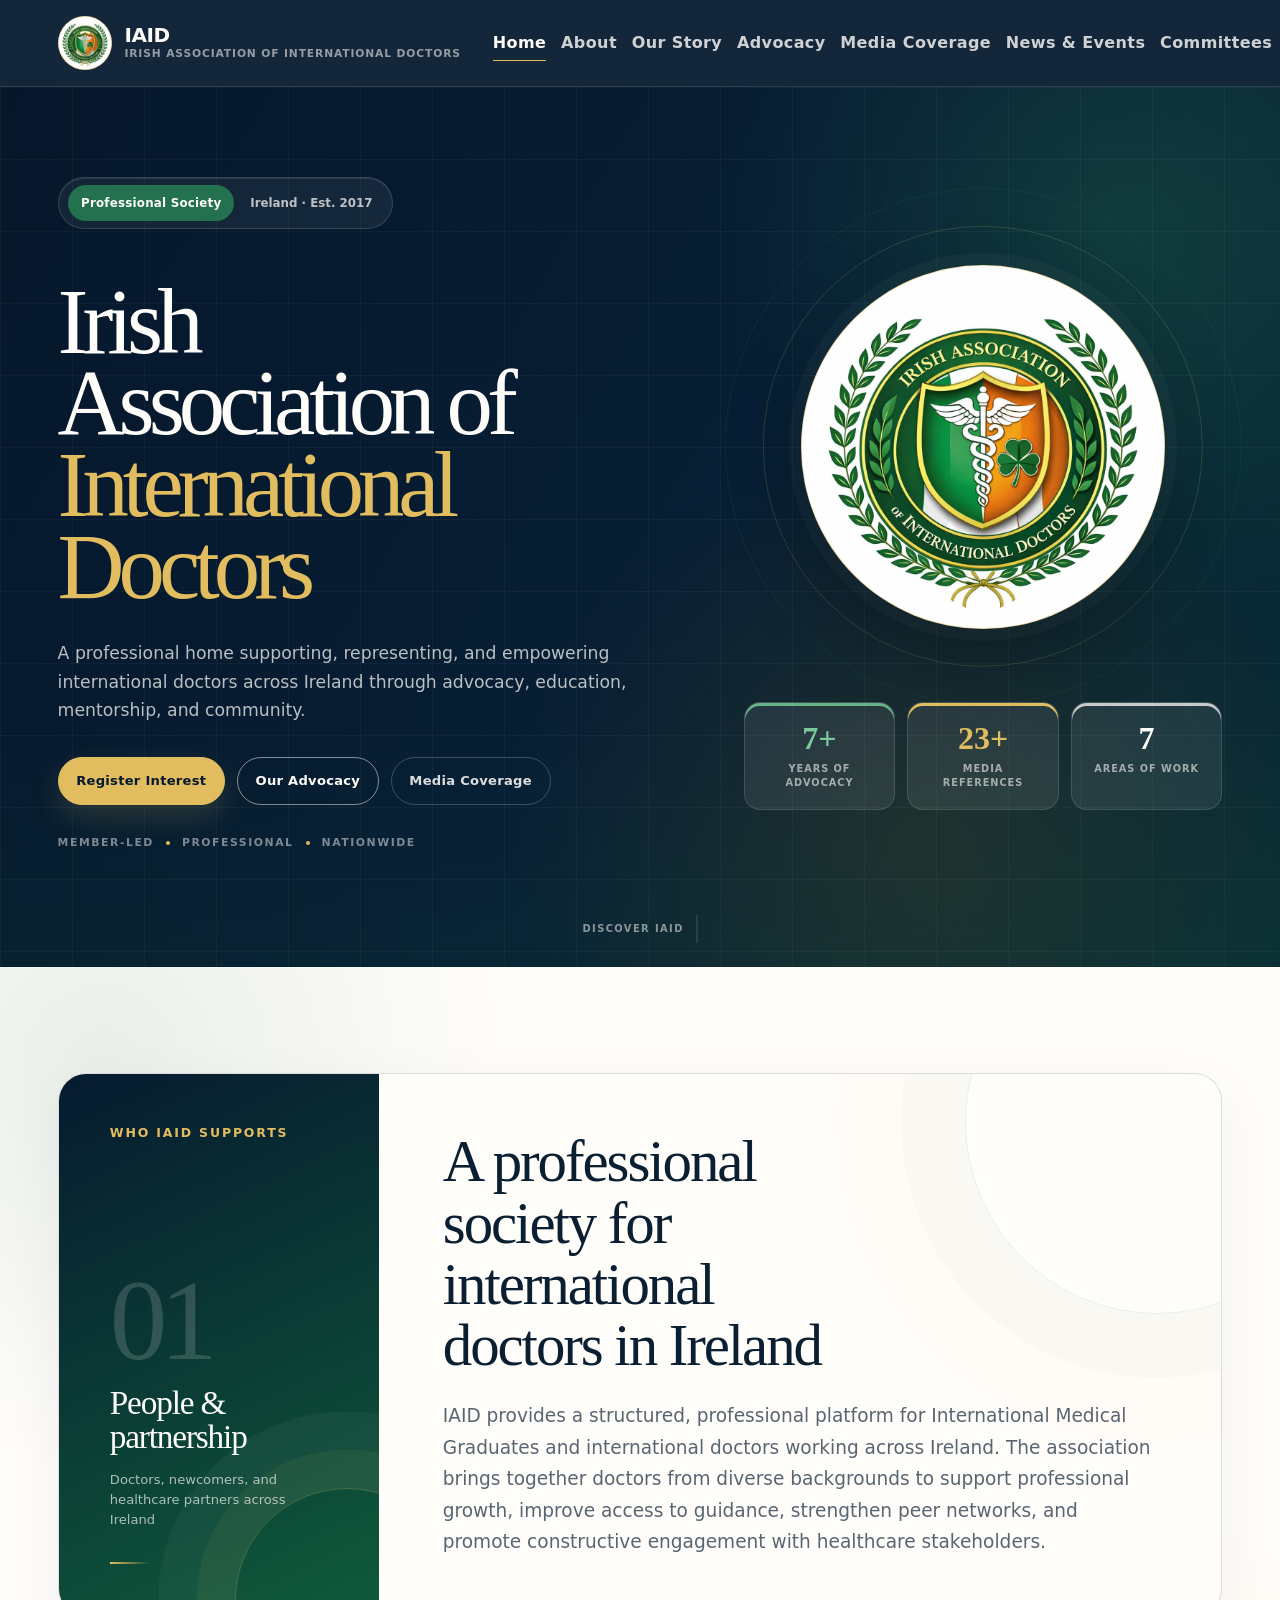
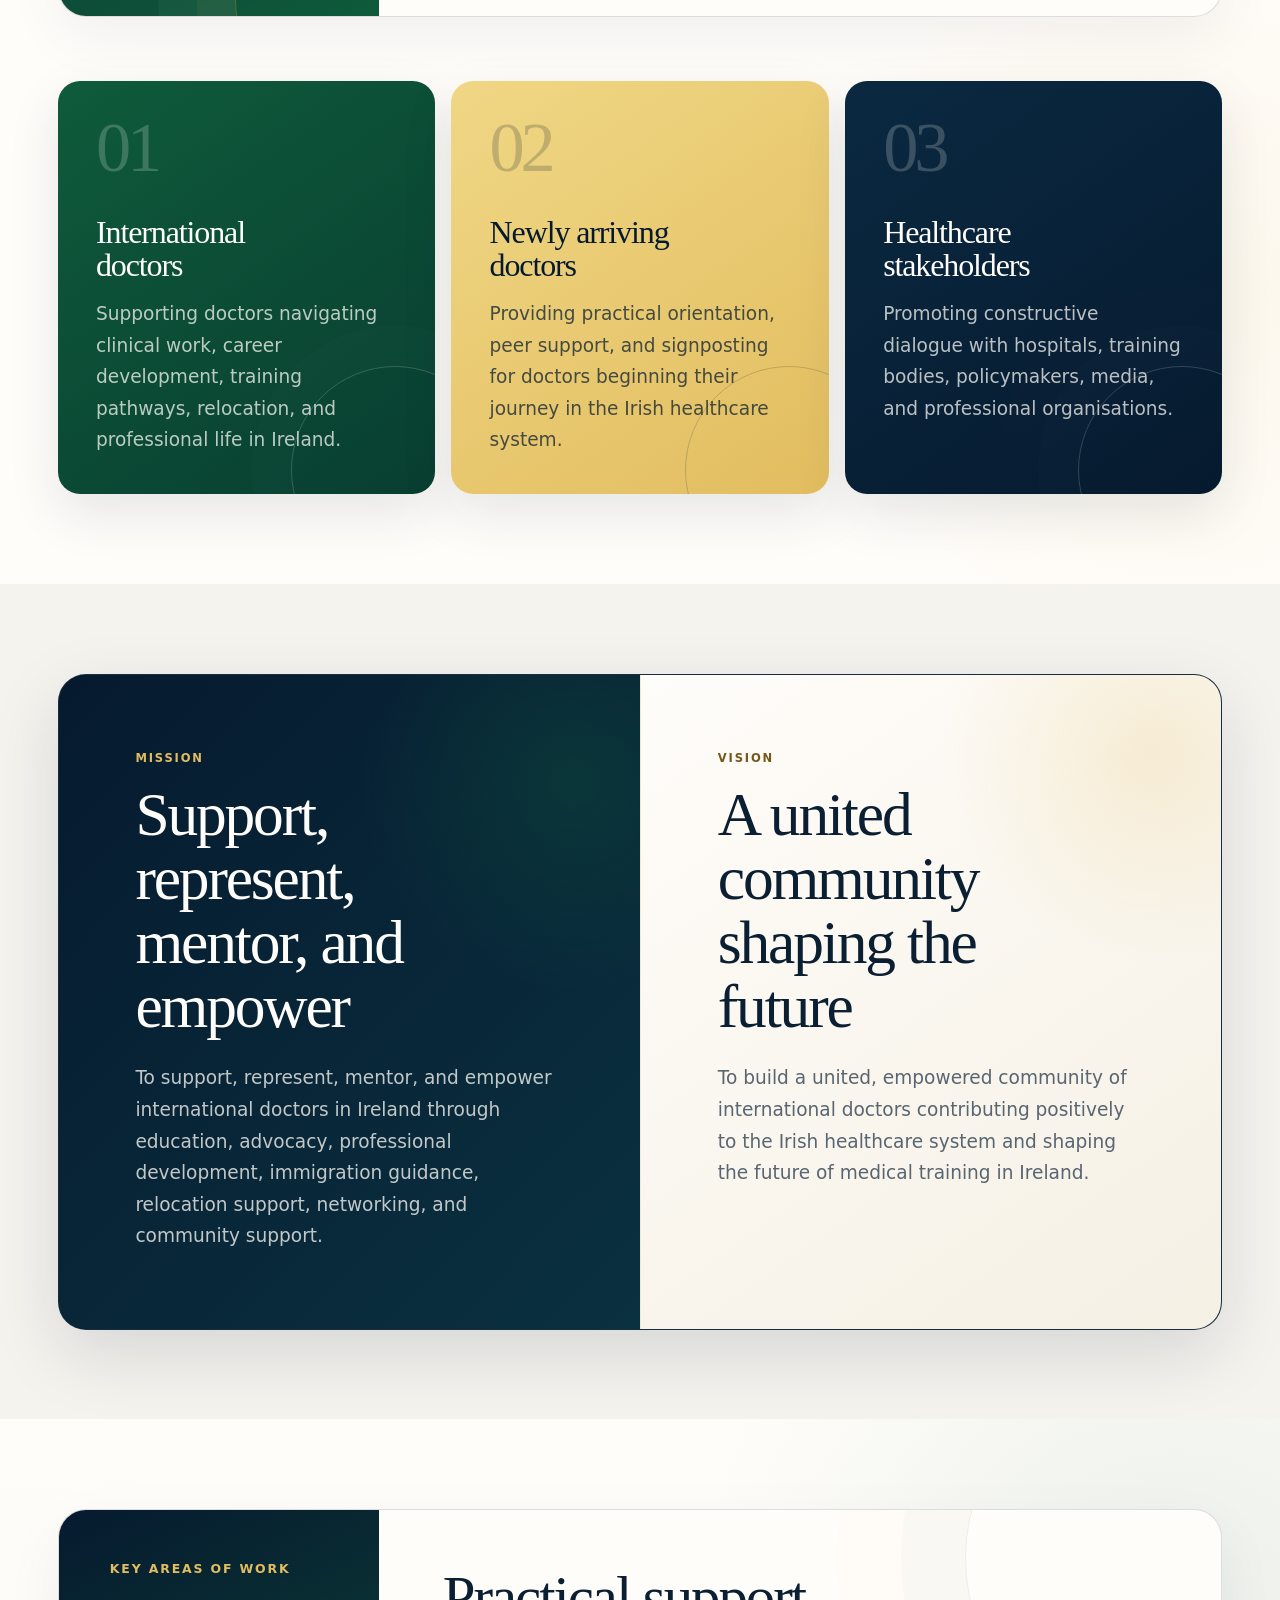
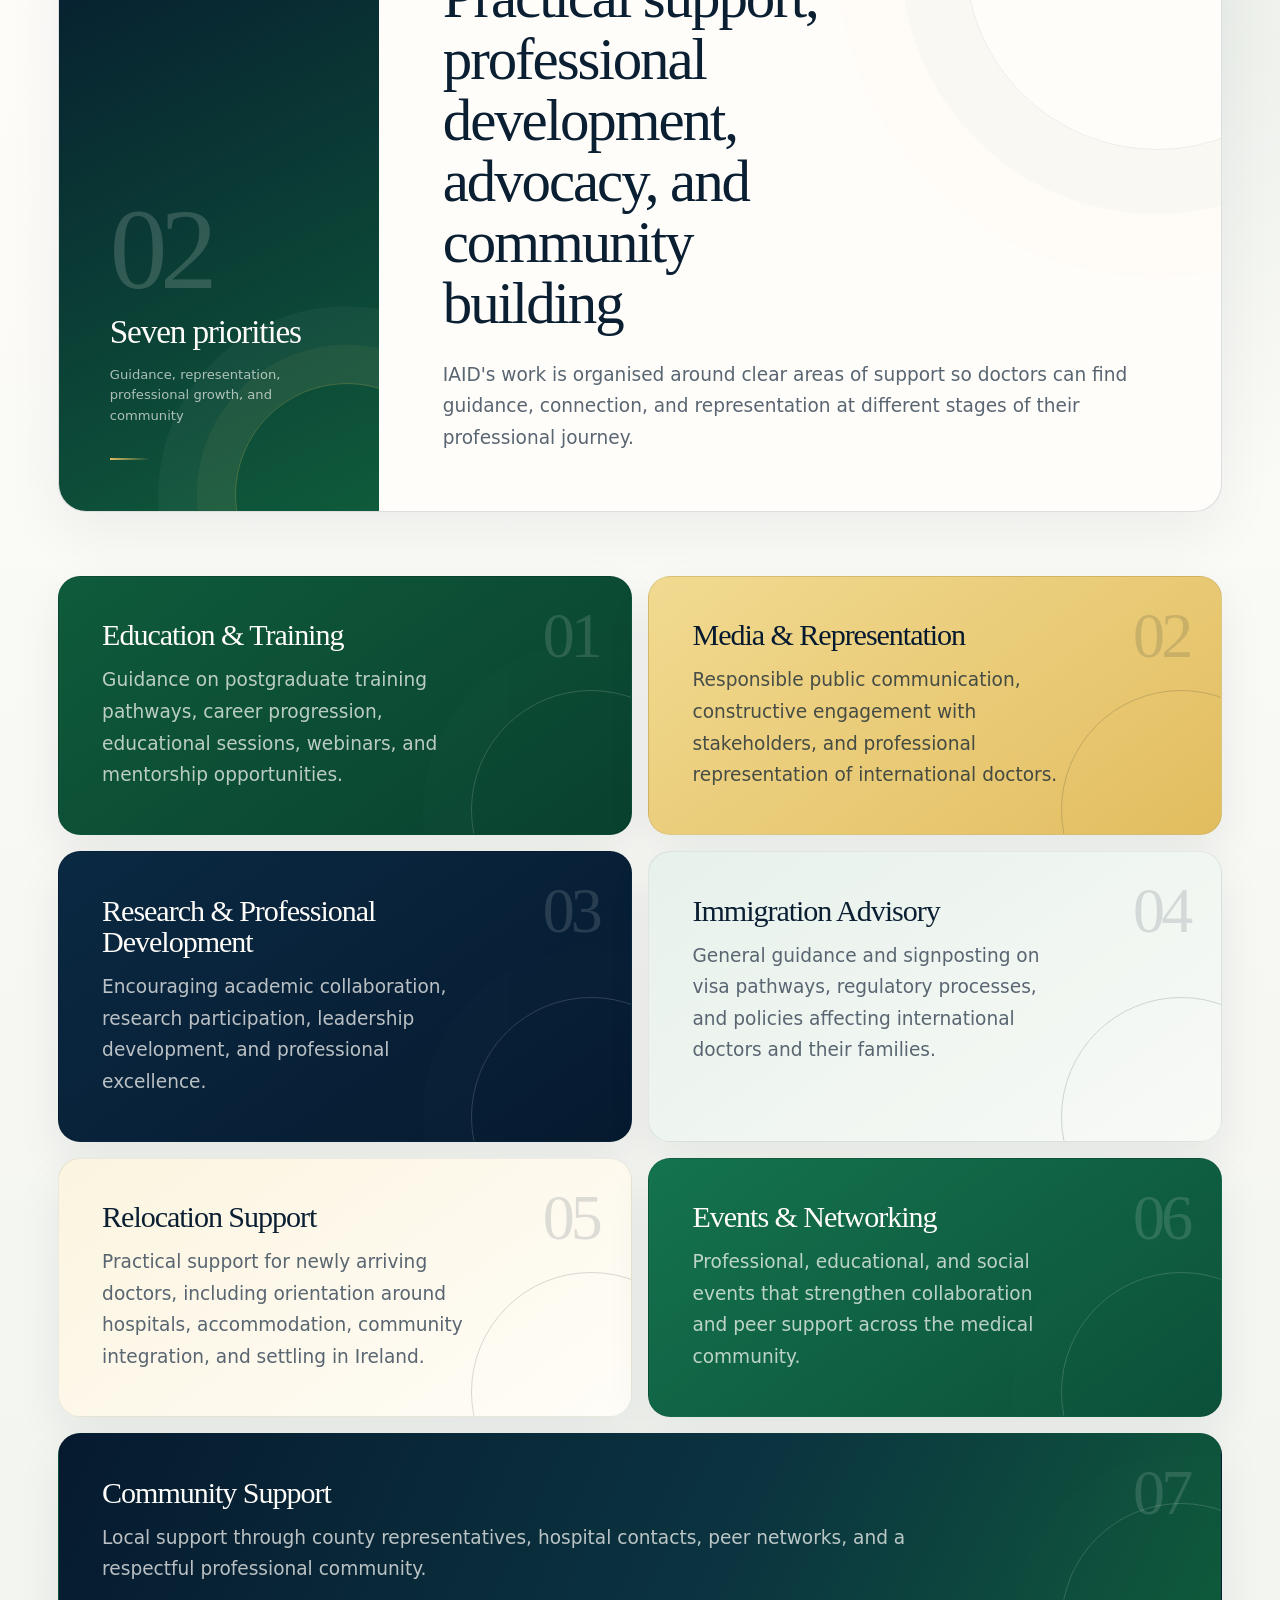
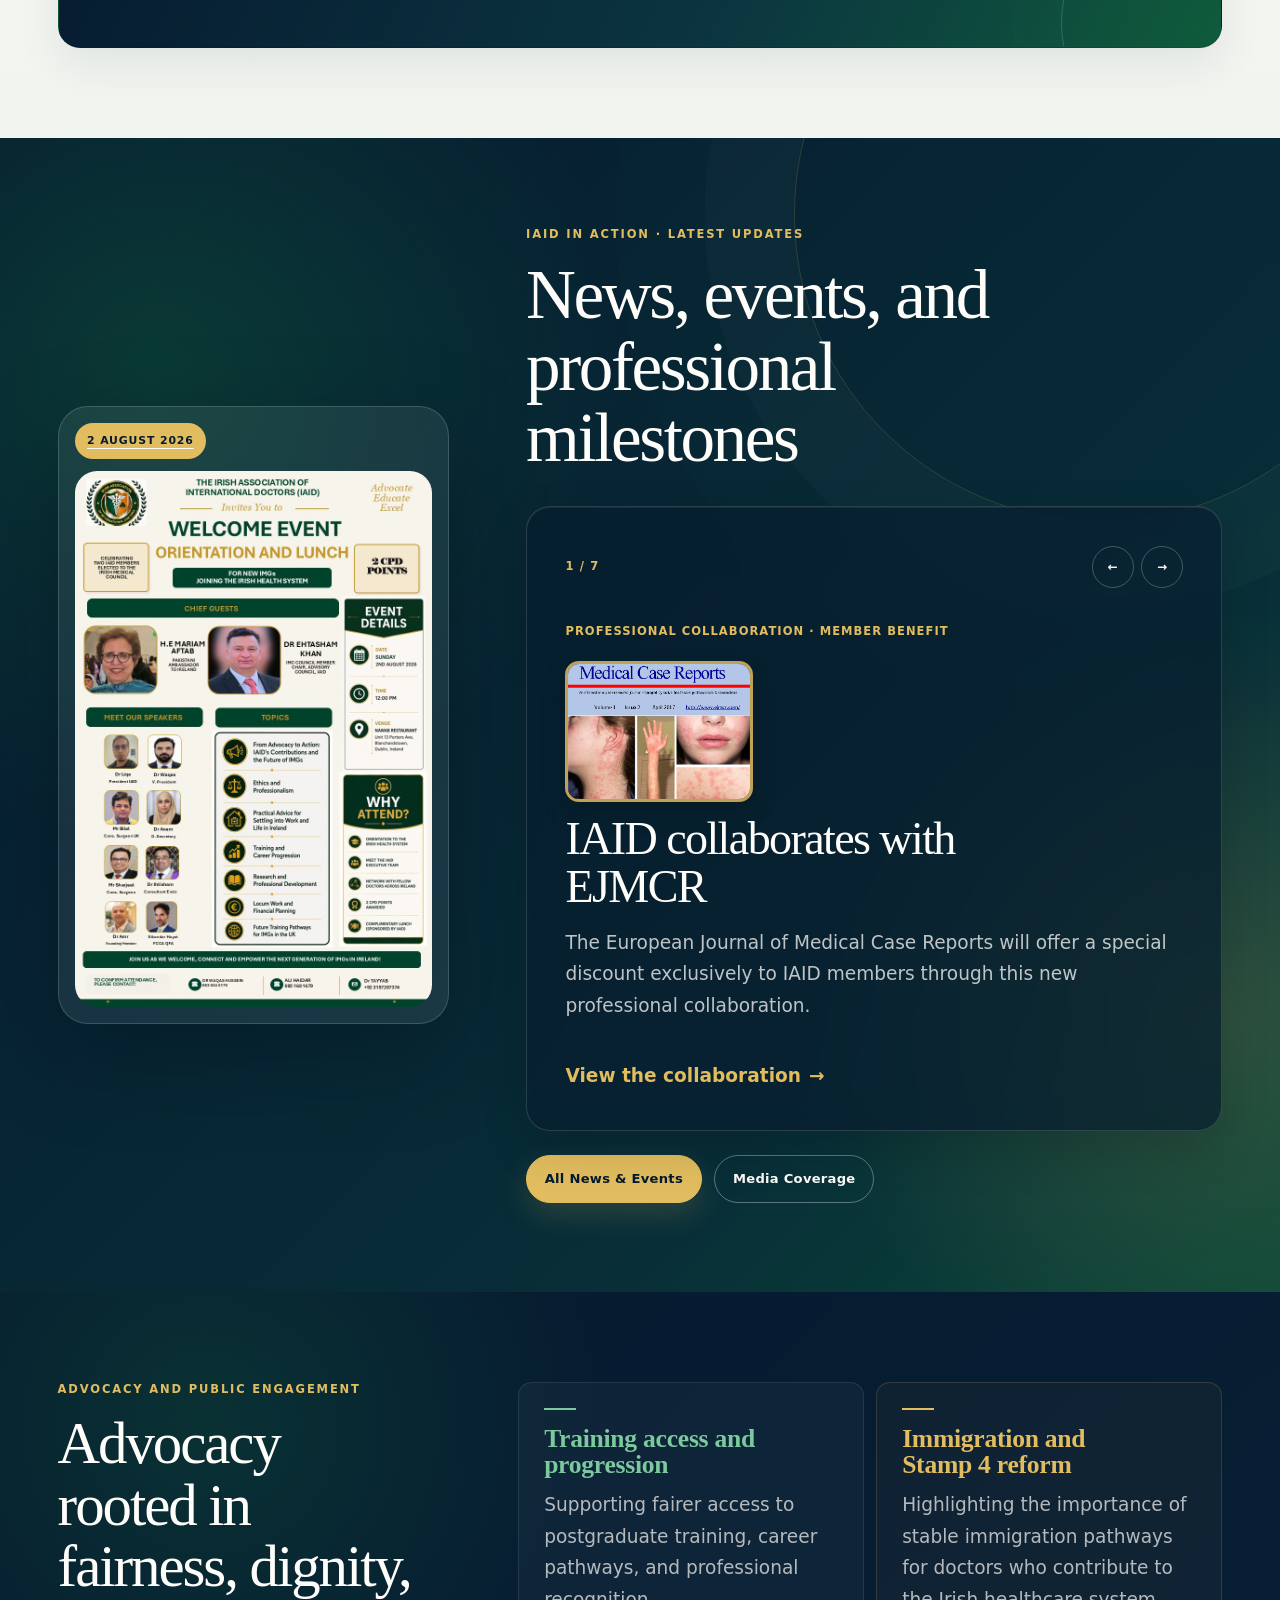
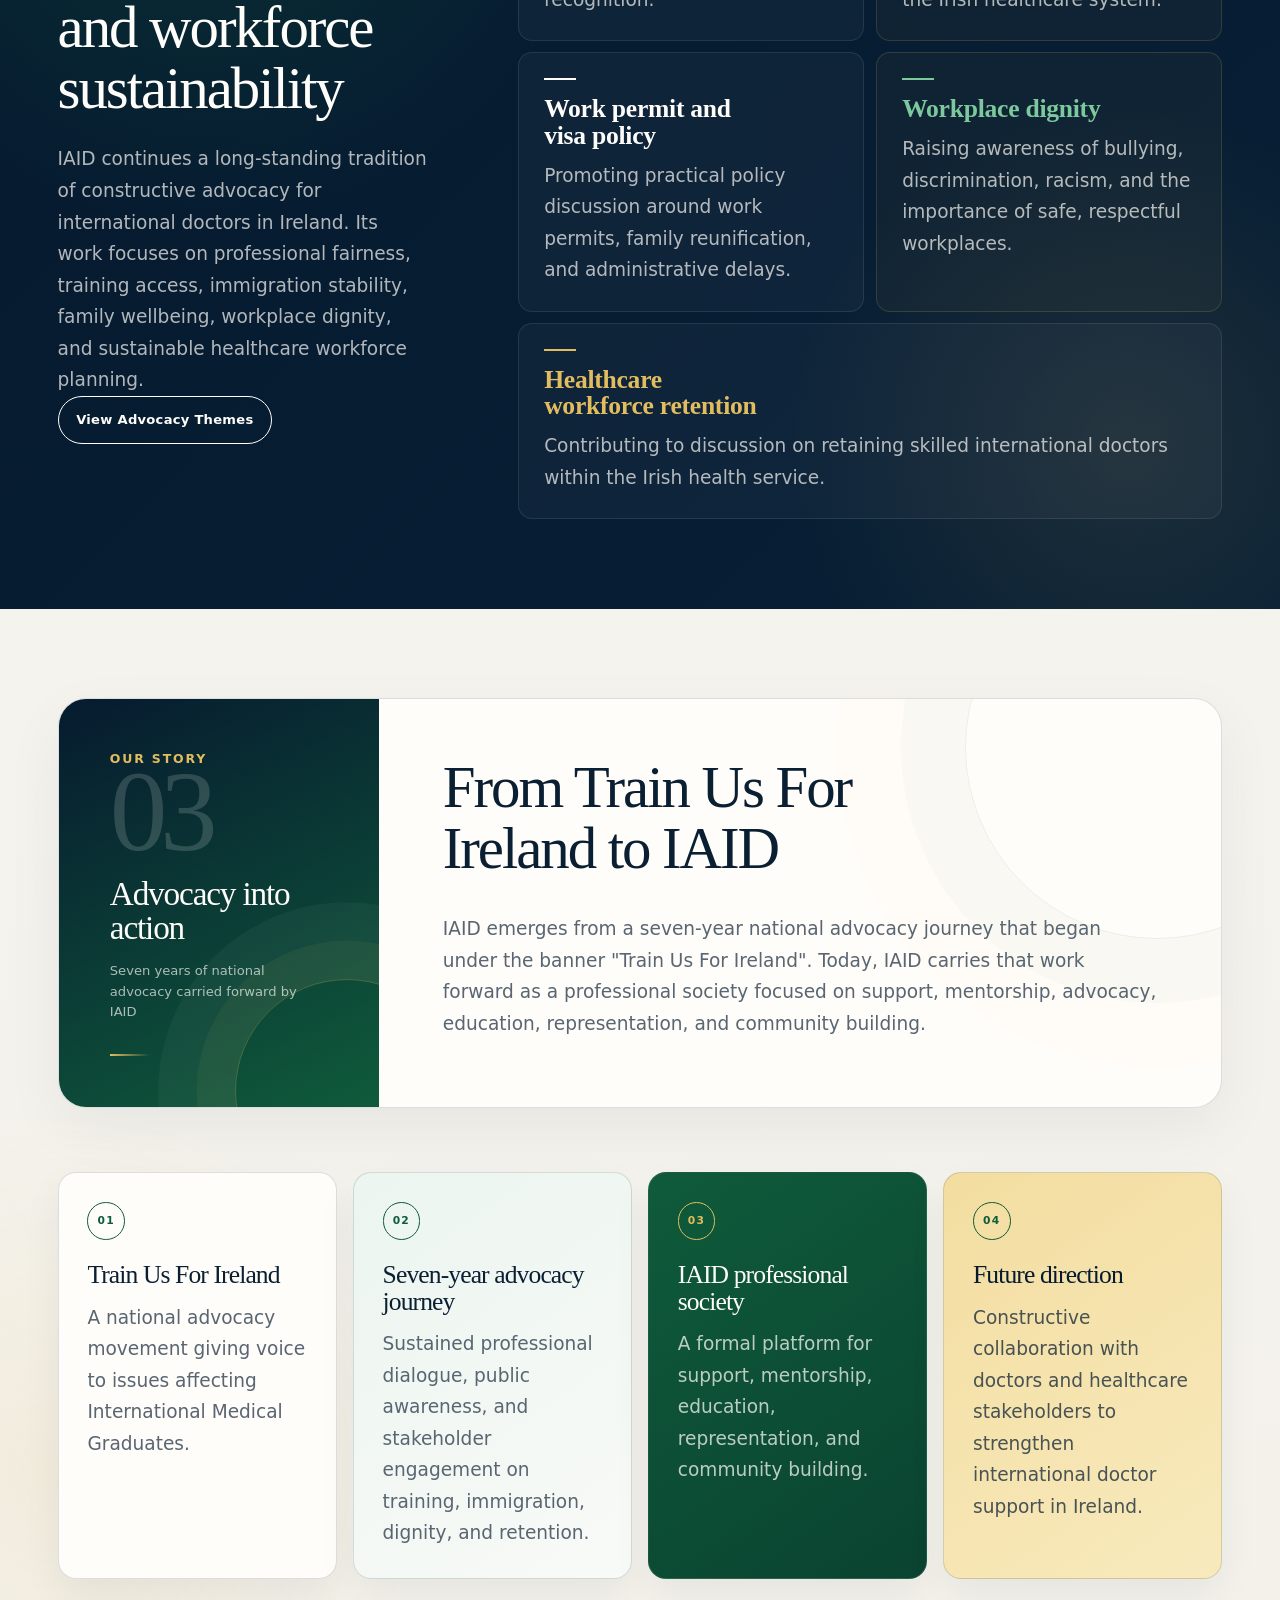
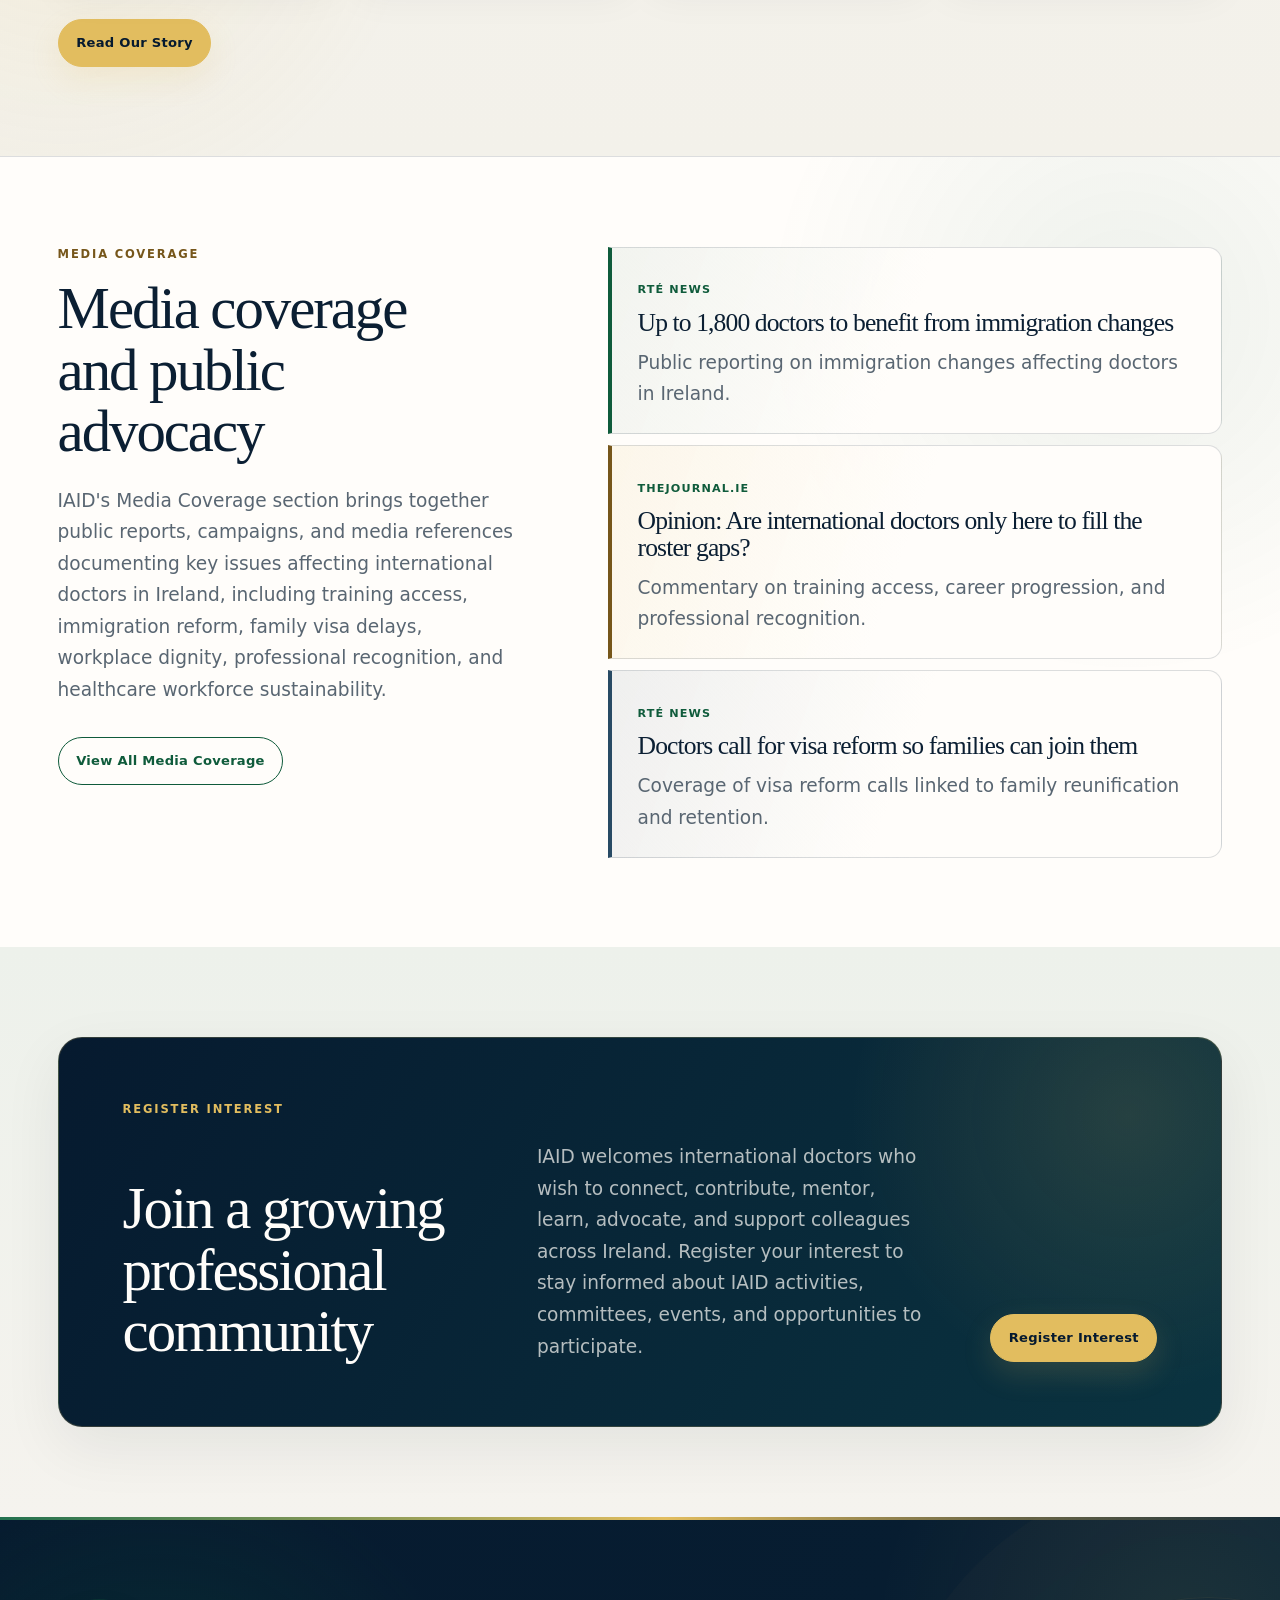
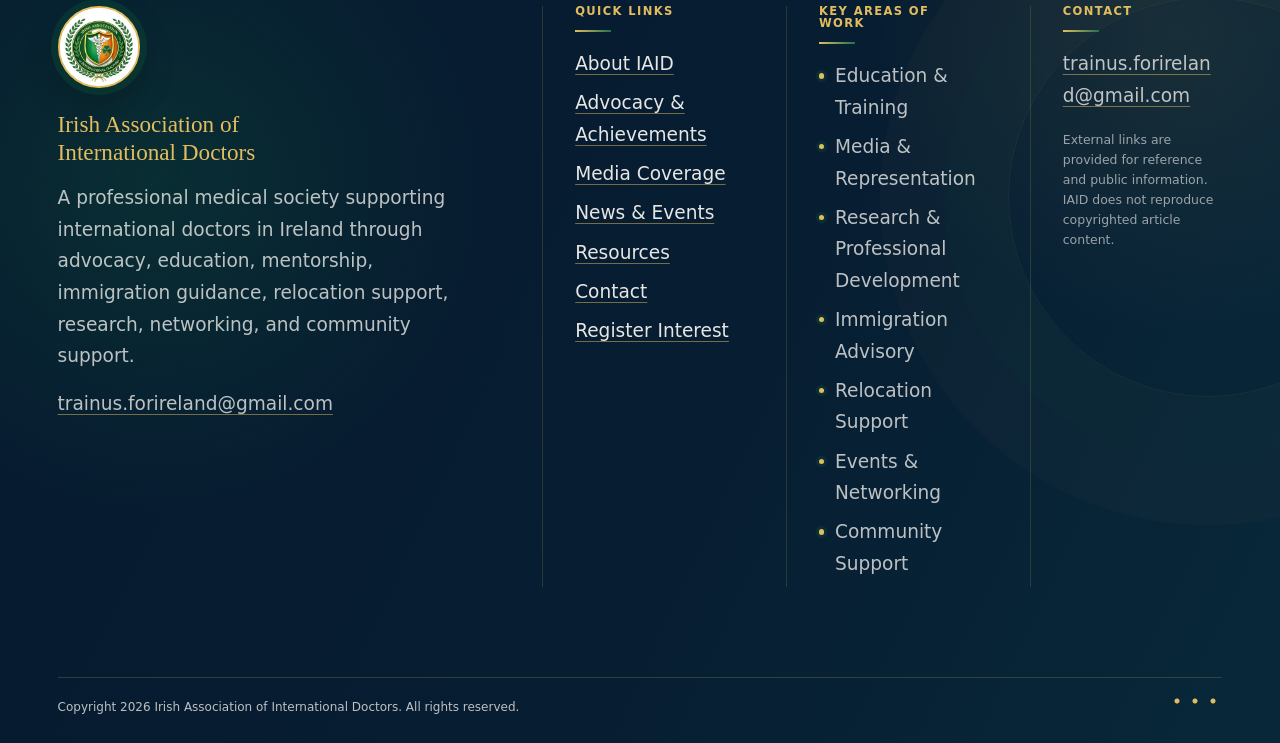
<file: index.html>
<!doctype html>
<html lang="en-IE">
<head>
	<meta charset="UTF-8">
	<meta name="viewport" content="width=device-width, initial-scale=1">
	<link rel="icon" type="image/png" sizes="256x256" href="assets/images/iaid-logo.png">
	<link rel="apple-touch-icon" href="assets/images/iaid-logo.png">
	<title>Irish Association of International Doctors (IAID) | Ireland</title>
	<meta name="description" content="The Irish Association of International Doctors supports international doctors in Ireland through advocacy, education, mentorship, guidance, and community.">
	<meta name="robots" content="index, follow">
	<link rel="canonical" href="https://theiaid.org/">
	<meta property="og:type" content="website">
	<meta property="og:locale" content="en_IE">
	<meta property="og:site_name" content="Irish Association of International Doctors">
	<meta property="og:title" content="Irish Association of International Doctors (IAID)">
	<meta property="og:description" content="Supporting international doctors across Ireland through advocacy, education, mentorship, guidance, and community.">
	<meta property="og:url" content="https://theiaid.org/">
	<meta property="og:image" content="https://theiaid.org/assets/images/iaid-social-preview-editorial.jpg">
	<meta property="og:image:width" content="1200">
	<meta property="og:image:height" content="630">
	<meta property="og:image:alt" content="IAID — Irish Association of International Doctors">
	<meta name="twitter:card" content="summary_large_image">
	<meta name="twitter:title" content="Irish Association of International Doctors (IAID)">
	<meta name="twitter:description" content="Supporting international doctors across Ireland through advocacy, education, mentorship, guidance, and community.">
	<meta name="twitter:image" content="https://theiaid.org/assets/images/iaid-social-preview-editorial.jpg">
	<script type="application/ld+json">
	{
		"@context": "https://schema.org",
		"@type": "Organization",
		"name": "Irish Association of International Doctors",
		"alternateName": "IAID",
		"url": "https://theiaid.org/",
		"logo": "https://theiaid.org/assets/images/iaid-logo-official.jpeg",
		"image": "https://theiaid.org/assets/images/iaid-logo-official.jpeg",
		"email": "trainus.forireland@gmail.com",
		"foundingDate": "2017",
		"areaServed": {
			"@type": "Country",
			"name": "Ireland"
		},
		"description": "A professional medical society supporting international doctors in Ireland through advocacy, education, mentorship, guidance, and community."
	}
	</script>
	<link rel="stylesheet" href="assets/css/site.css">
	<script src="assets/js/site.js" defer></script>
</head>
<body class="home">
<a class="skip-link screen-reader-text" href="#primary">Skip to content</a>
<header class="site-header" data-site-header>
	<span class="scroll-progress" data-scroll-progress aria-hidden="true"></span>
	<div class="header-utility">
		<div class="wrap header-utility-inner">
			<span>Professional medical society supporting international doctors in Ireland</span>
			<a href="mailto:trainus.forireland@gmail.com">trainus.forireland@gmail.com</a>
		</div>
	</div>
	<div class="wrap header-inner">
		<div class="brand">
			<a href="./" class="site-logo-link" rel="home"><img class="site-logo" src="assets/images/iaid-logo-official.jpeg" alt="Irish Association of International Doctors" width="1024" height="1024"></a>
			<div class="brand-text">
				<p class="site-name">IAID</p>
				<p class="site-tagline">Irish Association of International Doctors</p>
			</div>
		</div>
		<button class="menu-toggle" type="button" data-menu-toggle aria-controls="site-navigation" aria-expanded="false">
			<span class="menu-toggle-lines" aria-hidden="true"></span>
			<span class="screen-reader-text">Menu</span>
		</button>
		<nav id="site-navigation" class="site-navigation" aria-label="Primary menu">
			<ul id="primary-menu" class="primary-menu menu">
				<li class="current-menu-item"><a href="./" aria-current="page">Home</a></li>
				<li><a href="about-iaid/">About</a></li>
				<li><a href="our-story/">Our Story</a></li>
				<li><a href="advocacy-achievements/">Advocacy</a></li>
				<li><a href="media-coverage/">Media Coverage</a></li>
				<li><a href="news-events/">News &amp; Events</a></li>
				<li><a href="committees/">Committees</a></li>
				<li><a href="resources/">Resources</a></li>
				<li><a href="contact/">Contact</a></li>
				<li><a href="membership-register-interest/">Register Interest</a></li>
			</ul>
		</nav>
	</div>
</header>
<main id="primary" class="site-main ia-home-main">
<section class="ia-hero">
	<div class="wrap ia-hero-inner">
		<div class="ia-hero-content">
			<div class="ia-hero-badge hero-intro-item">
				<span>Professional Society</span>
				<strong>Ireland &middot; Est. 2017</strong>
			</div>
			<h1 class="ia-hero-title">Irish<br>Association of<br><span>International Doctors</span></h1>
			<p class="ia-hero-subtitle hero-intro-item">A professional home supporting, representing, and empowering international doctors across Ireland through advocacy, education, mentorship, and community.</p>
			<div class="ia-actions hero-intro-item">
				<a class="ia-button ia-button-primary" href="membership-register-interest/">Register Interest</a>
				<a class="ia-button ia-button-ghost" href="advocacy-achievements/">Our Advocacy</a>
				<a class="ia-button ia-button-quiet" href="media-coverage/">Media Coverage</a>
			</div>
			<p class="ia-hero-assurance hero-intro-item">Member-led <span></span> Professional <span></span> Nationwide</p>
		</div>
		<div class="ia-hero-visual" data-hero-media>
			<div class="ia-hero-crest">
				<div class="ia-hero-orbit" aria-hidden="true"></div>
				<div class="ia-hero-logo-stage">
					<img src="assets/images/iaid-logo-official.jpeg" alt="Irish Association of International Doctors society crest" width="1024" height="1024" decoding="async" fetchpriority="high">
				</div>
			</div>
			<div class="ia-hero-stats" aria-label="IAID at a glance">
				<div><strong><span data-counter data-target="7">7</span>+</strong><span>Years of advocacy</span></div>
				<div><strong><span data-counter data-target="23">23</span>+</strong><span>Media references</span></div>
				<div><strong><span data-counter data-target="7">7</span></strong><span>Areas of work</span></div>
			</div>
		</div>
	</div>
	<a class="ia-hero-scroll" href="#iaid-work"><span>Discover IAID</span><i aria-hidden="true"></i></a>
</section>

<section class="ia-section ia-audience">
	<div class="wrap ia-section-head ia-reveal">
		<div class="ia-label ia-chapter-label">
			<span>Who IAID Supports</span>
			<strong>01</strong>
			<b>People &amp; partnership</b>
			<small>Doctors, newcomers, and healthcare partners across Ireland</small>
		</div>
		<h2>A professional society for international doctors in Ireland</h2>
		<p>IAID provides a structured, professional platform for International Medical Graduates and international doctors working across Ireland. The association brings together doctors from diverse backgrounds to support professional growth, improve access to guidance, strengthen peer networks, and promote constructive engagement with healthcare stakeholders.</p>
	</div>
	<div class="wrap ia-audience-grid">
		<article class="ia-editorial-card ia-reveal"><span>01</span><h3>International doctors</h3><p>Supporting doctors navigating clinical work, career development, training pathways, relocation, and professional life in Ireland.</p></article>
		<article class="ia-editorial-card ia-reveal"><span>02</span><h3>Newly arriving doctors</h3><p>Providing practical orientation, peer support, and signposting for doctors beginning their journey in the Irish healthcare system.</p></article>
		<article class="ia-editorial-card ia-reveal"><span>03</span><h3>Healthcare stakeholders</h3><p>Promoting constructive dialogue with hospitals, training bodies, policymakers, media, and professional organisations.</p></article>
	</div>
</section>

<section class="ia-section ia-mission">
	<div class="wrap ia-split">
		<article class="ia-statement ia-reveal"><span class="ia-label">Mission</span><h2>Support, represent, mentor, and empower</h2><p>To support, represent, mentor, and empower international doctors in Ireland through education, advocacy, professional development, immigration guidance, relocation support, networking, and community support.</p></article>
		<article class="ia-statement ia-statement-light ia-reveal"><span class="ia-label">Vision</span><h2>A united community shaping the future</h2><p>To build a united, empowered community of international doctors contributing positively to the Irish healthcare system and shaping the future of medical training in Ireland.</p></article>
	</div>
</section>

<section id="iaid-work" class="ia-section ia-work">
	<div class="wrap ia-section-head ia-reveal">
		<div class="ia-label ia-chapter-label">
			<span>Key Areas of Work</span>
			<strong>02</strong>
			<b>Seven priorities</b>
			<small>Guidance, representation, professional growth, and community</small>
		</div>
		<h2>Practical support, professional development, advocacy, and community building</h2>
		<p>IAID's work is organised around clear areas of support so doctors can find guidance, connection, and representation at different stages of their professional journey.</p>
	</div>
	<div class="wrap ia-work-grid">
		<article class="ia-work-card ia-reveal"><h3>Education &amp; Training</h3><p>Guidance on postgraduate training pathways, career progression, educational sessions, webinars, and mentorship opportunities.</p></article>
		<article class="ia-work-card ia-reveal"><h3>Media &amp; Representation</h3><p>Responsible public communication, constructive engagement with stakeholders, and professional representation of international doctors.</p></article>
		<article class="ia-work-card ia-reveal"><h3>Research &amp; Professional Development</h3><p>Encouraging academic collaboration, research participation, leadership development, and professional excellence.</p></article>
		<article class="ia-work-card ia-reveal"><h3>Immigration Advisory</h3><p>General guidance and signposting on visa pathways, regulatory processes, and policies affecting international doctors and their families.</p></article>
		<article class="ia-work-card ia-reveal"><h3>Relocation Support</h3><p>Practical support for newly arriving doctors, including orientation around hospitals, accommodation, community integration, and settling in Ireland.</p></article>
		<article class="ia-work-card ia-reveal"><h3>Events &amp; Networking</h3><p>Professional, educational, and social events that strengthen collaboration and peer support across the medical community.</p></article>
		<article class="ia-work-card ia-reveal"><h3>Community Support</h3><p>Local support through county representatives, hospital contacts, peer networks, and a respectful professional community.</p></article>
	</div>
</section>

<section class="ia-section ia-latest" aria-labelledby="latest-from-iaid-title">
	<div class="wrap ia-latest-layout">
		<a class="latest-event-visual ia-reveal" href="news-events/#welcome-event-title" aria-label="View details of the IAID Welcome Event on 2 August 2026">
			<span data-event-status data-event-until="2026-08-03T00:00:00+01:00" data-event-upcoming="Upcoming · 2 August 2026" data-event-past="2 August 2026">Upcoming · 2 August 2026</span>
			<img src="assets/images/events/welcome-event-2026.jpg" alt="IAID Welcome Event for new International Medical Graduates" width="768" height="1152" loading="lazy" decoding="async">
		</a>
		<div class="latest-content ia-reveal">
			<span class="ia-label">IAID in action · Latest updates</span>
			<h2 id="latest-from-iaid-title">News, events, and professional milestones</h2>
			<div class="latest-rotator" data-news-rotator>
				<div class="latest-rotator-toolbar">
					<span data-news-position>1 / 7</span>
					<div class="latest-rotator-controls" aria-label="Latest news controls">
						<button type="button" data-news-control="previous" aria-label="Previous update">&larr;</button>
						<button type="button" data-news-control="next" aria-label="Next update">&rarr;</button>
					</div>
				</div>
				<div class="latest-rotator-viewport">
					<article class="latest-slide" data-news-slide>
						<span>Professional collaboration &middot; Member benefit</span>
						<img class="latest-slide-photo" src="assets/images/partners/ejmcr-journal-cover.jpg" alt="European Journal of Medical Case Reports journal cover" width="621" height="875" loading="lazy" decoding="async">
						<h3>IAID collaborates with EJMCR</h3>
						<p>The European Journal of Medical Case Reports will offer a special discount exclusively to IAID members through this new professional collaboration.</p>
						<a href="news-events/#ejmcr-collaboration">View the collaboration</a>
					</article>
					<article class="latest-slide" data-news-slide hidden>
						<time datetime="2026-08-02">Sunday · 2 August 2026</time>
						<h3>Grand Welcome Event for newly arrived doctors</h3>
						<p>Orientation, professional guidance, networking, complimentary lunch, and 2 CPD points for new IMGs joining the Irish health system.</p>
						<a href="news-events/#welcome-event-title">View event highlights</a>
					</article>
					<article class="latest-slide" data-news-slide hidden>
						<time datetime="2026-07">July 2026 · Appointed</time>
						<img class="latest-slide-portrait" src="assets/images/leadership/dr-waqas-hussain.jpg" alt="Dr. Waqas Hussain" width="1170" height="1496" loading="lazy" decoding="async">
						<h3>Dr. Waqas Hussain becomes a Council Member of the Irish Medical Council</h3>
						<p>IAID recognises its Vice President following his appointment and assumption of office as a Council Member of the Irish Medical Council.</p>
						<a href="news-events/#professional-milestones-title">Read the announcement</a>
					</article>
					<article class="latest-slide" data-news-slide hidden>
						<time datetime="2026-06">June 2026 · Tenure completed</time>
						<img class="latest-slide-portrait" src="assets/images/leadership/dr-liqa-ur-rehman.jpg" alt="Dr. Liqa Ur Rehman" width="1126" height="2000" loading="lazy" decoding="async">
						<h3>Dr. Liqa Ur Rehman completes three-year IMC Council tenure</h3>
						<p>A historic milestone marking IAID&rsquo;s President&rsquo;s service as a Council Member of the Irish Medical Council from 2023 to June 2026.</p>
						<a href="news-events/#professional-milestones-title">Read the milestone</a>
					</article>
					<article class="latest-slide" data-news-slide hidden>
						<time datetime="2026-02">February 2026 · Elected</time>
						<img class="latest-slide-portrait" src="assets/images/leadership/dr-ehtesham-khan.jpg" alt="Dr. Ehtesham Khan" width="1136" height="1188" loading="lazy" decoding="async">
						<h3>IAID celebrates Dr. Ehtesham Khan&rsquo;s historic election</h3>
						<p>IAID celebrates the election of its Executive Member and Advisory Committee Chair as a Council Member of the Irish Medical Council, with a substantial majority and historic lead.</p>
						<a href="news-events/#professional-milestones-title">Read the announcement</a>
					</article>
					<article class="latest-slide" data-news-slide hidden>
						<time datetime="2026-06">June 2026 · College Medal received</time>
						<img class="latest-slide-photo" src="assets/images/events/dr-ehtesham-cai-medal-2026.jpg" alt="Dr. Ehtesham Khan receiving the CAI College Medal 2026" width="1138" height="896" loading="lazy" decoding="async">
						<h3>Dr. Ehtesham Khan receives the prestigious CAI College Medal</h3>
						<p>The College recognised his contributions to anaesthesiology, critical care, NCHD training support, and professional service.</p>
						<a href="news-events/#cai-college-medal-2026">Read the recognition</a>
					</article>
					<article class="latest-slide" data-news-slide hidden>
						<span>Learning &amp; CPD</span>
						<h3>IAID&rsquo;s educational webinar programme continues</h3>
						<p>Regular online sessions support clinical practice, ethics, research, career progression, and practical life in Ireland, with CPD points for eligible events.</p>
						<a href="news-events/#cpd-programme-title">Explore the programme</a>
					</article>
				</div>
			</div>
			<div class="latest-actions">
				<a class="ia-button ia-button-primary" href="news-events/">All News &amp; Events</a>
				<a class="ia-button ia-button-quiet" href="media-coverage/">Media Coverage</a>
			</div>
		</div>
	</div>
</section>

<section class="ia-section ia-policy">
	<div class="wrap ia-policy-layout">
		<div class="ia-policy-copy ia-reveal">
			<span class="ia-label">Advocacy and Public Engagement</span>
			<h2>Advocacy rooted in fairness, dignity, and workforce sustainability</h2>
			<p>IAID continues a long-standing tradition of constructive advocacy for international doctors in Ireland. Its work focuses on professional fairness, training access, immigration stability, family wellbeing, workplace dignity, and sustainable healthcare workforce planning.</p>
			<a class="ia-button ia-button-light" href="advocacy-achievements/">View Advocacy Themes</a>
		</div>
		<div class="ia-policy-grid">
			<article class="ia-policy-card ia-reveal"><h3>Training access and progression</h3><p>Supporting fairer access to postgraduate training, career pathways, and professional recognition.</p></article>
			<article class="ia-policy-card ia-reveal"><h3>Immigration and Stamp 4 reform</h3><p>Highlighting the importance of stable immigration pathways for doctors who contribute to the Irish healthcare system.</p></article>
			<article class="ia-policy-card ia-reveal"><h3>Work permit and visa policy</h3><p>Promoting practical policy discussion around work permits, family reunification, and administrative delays.</p></article>
			<article class="ia-policy-card ia-reveal"><h3>Workplace dignity</h3><p>Raising awareness of bullying, discrimination, racism, and the importance of safe, respectful workplaces.</p></article>
			<article class="ia-policy-card ia-reveal"><h3>Healthcare workforce retention</h3><p>Contributing to discussion on retaining skilled international doctors within the Irish health service.</p></article>
		</div>
	</div>
</section>

<section class="ia-section ia-story">
	<div class="wrap ia-section-head ia-reveal">
		<div class="ia-label ia-chapter-label">
			<span>Our Story</span>
			<strong>03</strong>
			<b>Advocacy into action</b>
			<small>Seven years of national advocacy carried forward by IAID</small>
		</div>
		<h2>From Train Us For Ireland to IAID</h2>
		<p>IAID emerges from a seven-year national advocacy journey that began under the banner "Train Us For Ireland". Today, IAID carries that work forward as a professional society focused on support, mentorship, advocacy, education, representation, and community building.</p>
	</div>
	<div class="wrap ia-story-track" data-progress-track>
		<article class="ia-story-step ia-reveal"><span>01</span><h3>Train Us For Ireland</h3><p>A national advocacy movement giving voice to issues affecting International Medical Graduates.</p></article>
		<article class="ia-story-step ia-reveal"><span>02</span><h3>Seven-year advocacy journey</h3><p>Sustained professional dialogue, public awareness, and stakeholder engagement on training, immigration, dignity, and retention.</p></article>
		<article class="ia-story-step ia-reveal"><span>03</span><h3>IAID professional society</h3><p>A formal platform for support, mentorship, education, representation, and community building.</p></article>
		<article class="ia-story-step ia-reveal"><span>04</span><h3>Future direction</h3><p>Constructive collaboration with doctors and healthcare stakeholders to strengthen international doctor support in Ireland.</p></article>
	</div>
	<div class="wrap ia-section-action ia-reveal"><a class="ia-button ia-button-primary" href="our-story/">Read Our Story</a></div>
</section>

<section class="ia-section ia-news">
	<div class="wrap ia-news-layout">
		<div class="ia-news-copy ia-reveal">
			<span class="ia-label">Media Coverage</span>
			<h2>Media coverage and public advocacy</h2>
			<p>IAID's Media Coverage section brings together public reports, campaigns, and media references documenting key issues affecting international doctors in Ireland, including training access, immigration reform, family visa delays, workplace dignity, professional recognition, and healthcare workforce sustainability.</p>
			<a class="ia-button ia-button-gold" href="media-coverage/">View All Media Coverage</a>
		</div>
		<div class="ia-news-grid">
			<article class="ia-news-card ia-reveal"><span>RT&Eacute; News</span><h3>Up to 1,800 doctors to benefit from immigration changes</h3><p>Public reporting on immigration changes affecting doctors in Ireland.</p></article>
			<article class="ia-news-card ia-reveal"><span>TheJournal.ie</span><h3>Opinion: Are international doctors only here to fill the roster gaps?</h3><p>Commentary on training access, career progression, and professional recognition.</p></article>
			<article class="ia-news-card ia-reveal"><span>RT&Eacute; News</span><h3>Doctors call for visa reform so families can join them</h3><p>Coverage of visa reform calls linked to family reunification and retention.</p></article>
		</div>
	</div>
</section>

<section class="ia-section ia-join">
	<div class="wrap ia-join-panel ia-reveal">
		<span class="ia-label">Register Interest</span>
		<h2>Join a growing professional community</h2>
		<p>IAID welcomes international doctors who wish to connect, contribute, mentor, learn, advocate, and support colleagues across Ireland. Register your interest to stay informed about IAID activities, committees, events, and opportunities to participate.</p>
		<a class="ia-button ia-button-primary" href="membership-register-interest/">Register Interest</a>
	</div>
</section>
</main>
<footer class="site-footer">
	<div class="wrap footer-grid">
		<div class="footer-brand">
			<a href="./" class="footer-logo-link" rel="home"><img class="site-logo" src="assets/images/iaid-logo-official.jpeg" alt="Irish Association of International Doctors" width="1024" height="1024"></a>
			<p class="footer-title">Irish Association of International Doctors</p>
			<p>A professional medical society supporting international doctors in Ireland through advocacy, education, mentorship, immigration guidance, relocation support, research, networking, and community support.</p>
			<a class="footer-email" href="mailto:trainus.forireland@gmail.com">trainus.forireland@gmail.com</a>
		</div>
		<div>
			<h2>Quick links</h2>
			<ul class="footer-menu menu">
				<li><a href="about-iaid/">About IAID</a></li>
				<li><a href="advocacy-achievements/">Advocacy &amp; Achievements</a></li>
				<li><a href="media-coverage/">Media Coverage</a></li>
				<li><a href="news-events/">News &amp; Events</a></li>
				<li><a href="resources/">Resources</a></li>
				<li><a href="contact/">Contact</a></li>
				<li><a href="membership-register-interest/">Register Interest</a></li>
			</ul>
		</div>
		<div>
			<h2>Key areas of work</h2>
			<ul class="footer-list">
				<li>Education &amp; Training</li>
				<li>Media &amp; Representation</li>
				<li>Research &amp; Professional Development</li>
				<li>Immigration Advisory</li>
				<li>Relocation Support</li>
				<li>Events &amp; Networking</li>
				<li>Community Support</li>
			</ul>
		</div>
		<div>
			<h2>Contact</h2>
			<p><a href="mailto:trainus.forireland@gmail.com">trainus.forireland@gmail.com</a></p>
			<p class="footer-note">External links are provided for reference and public information. IAID does not reproduce copyrighted article content.</p>
		</div>
	</div>
	<div class="wrap footer-bottom">
		<p>Copyright 2026 Irish Association of International Doctors. All rights reserved.</p>
		<div class="footer-dots" aria-hidden="true"></div>
	</div>
</footer>
</body>
</html>
</file>
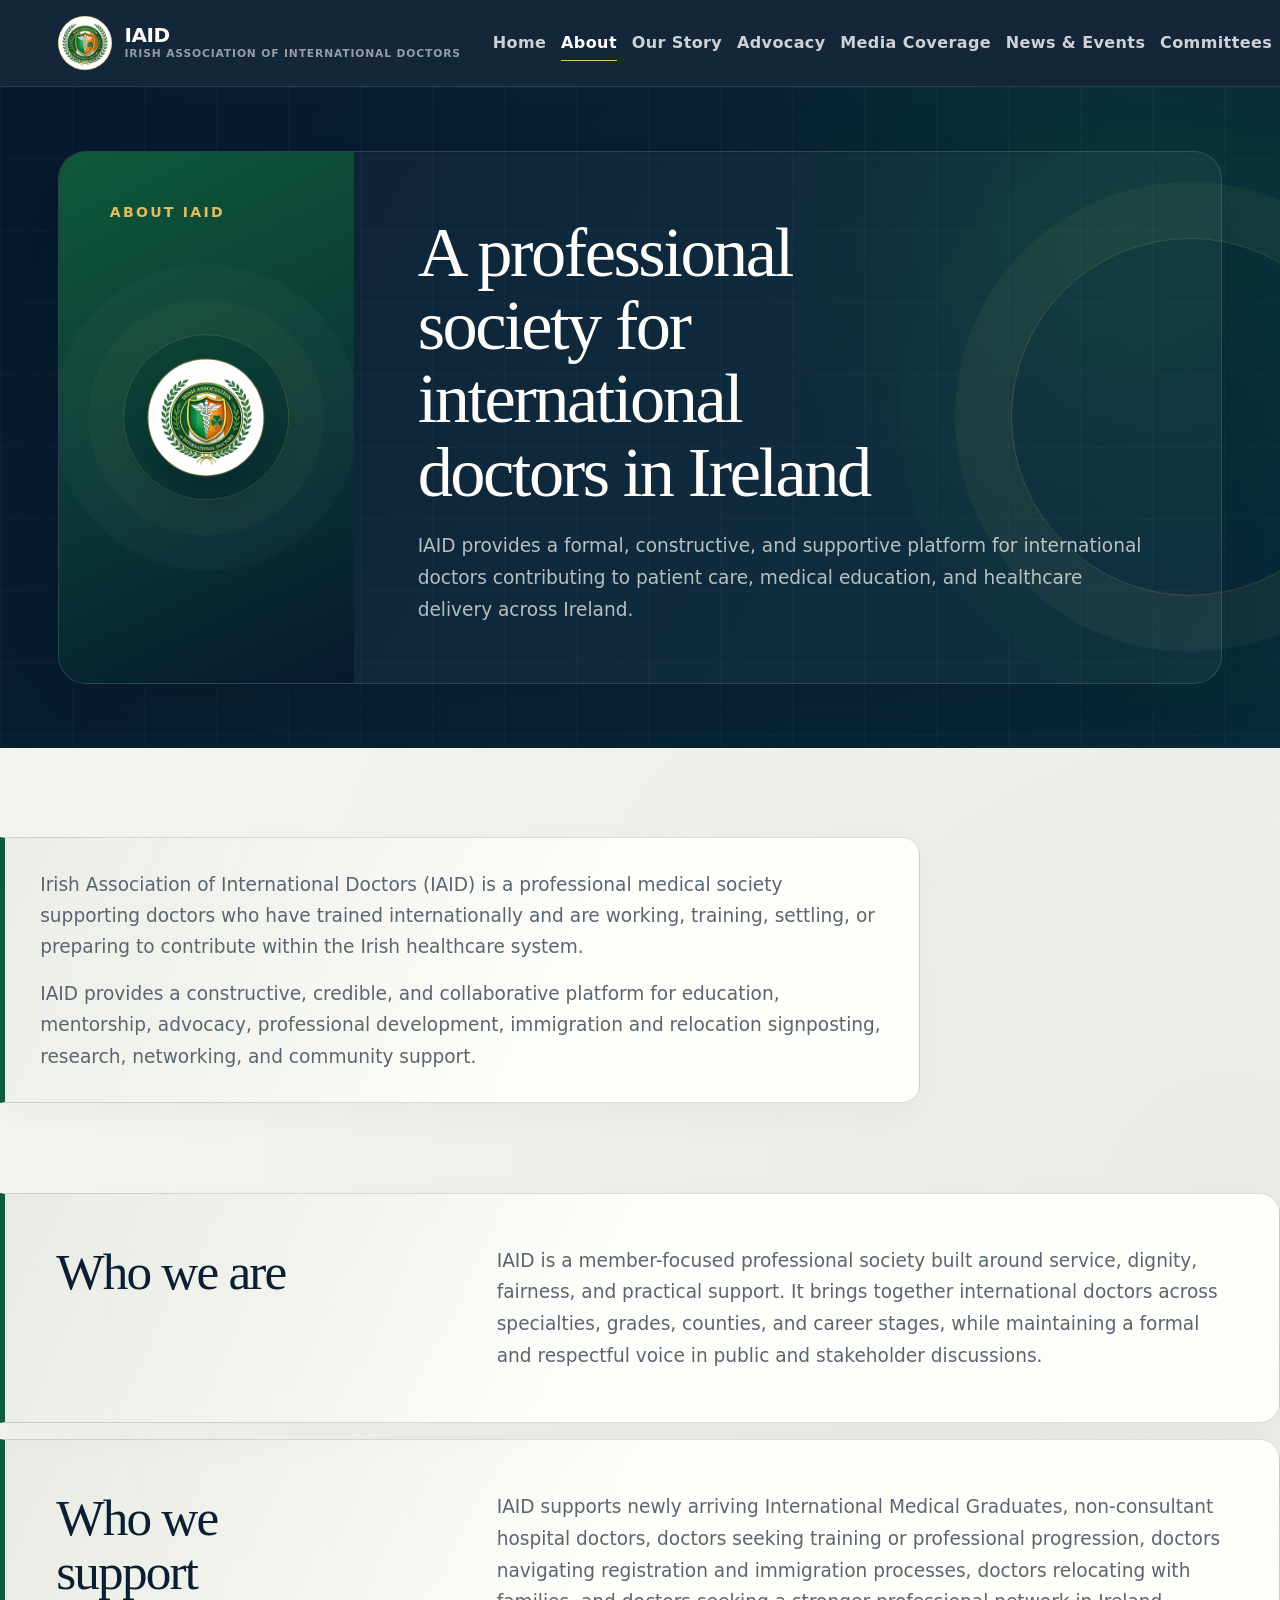
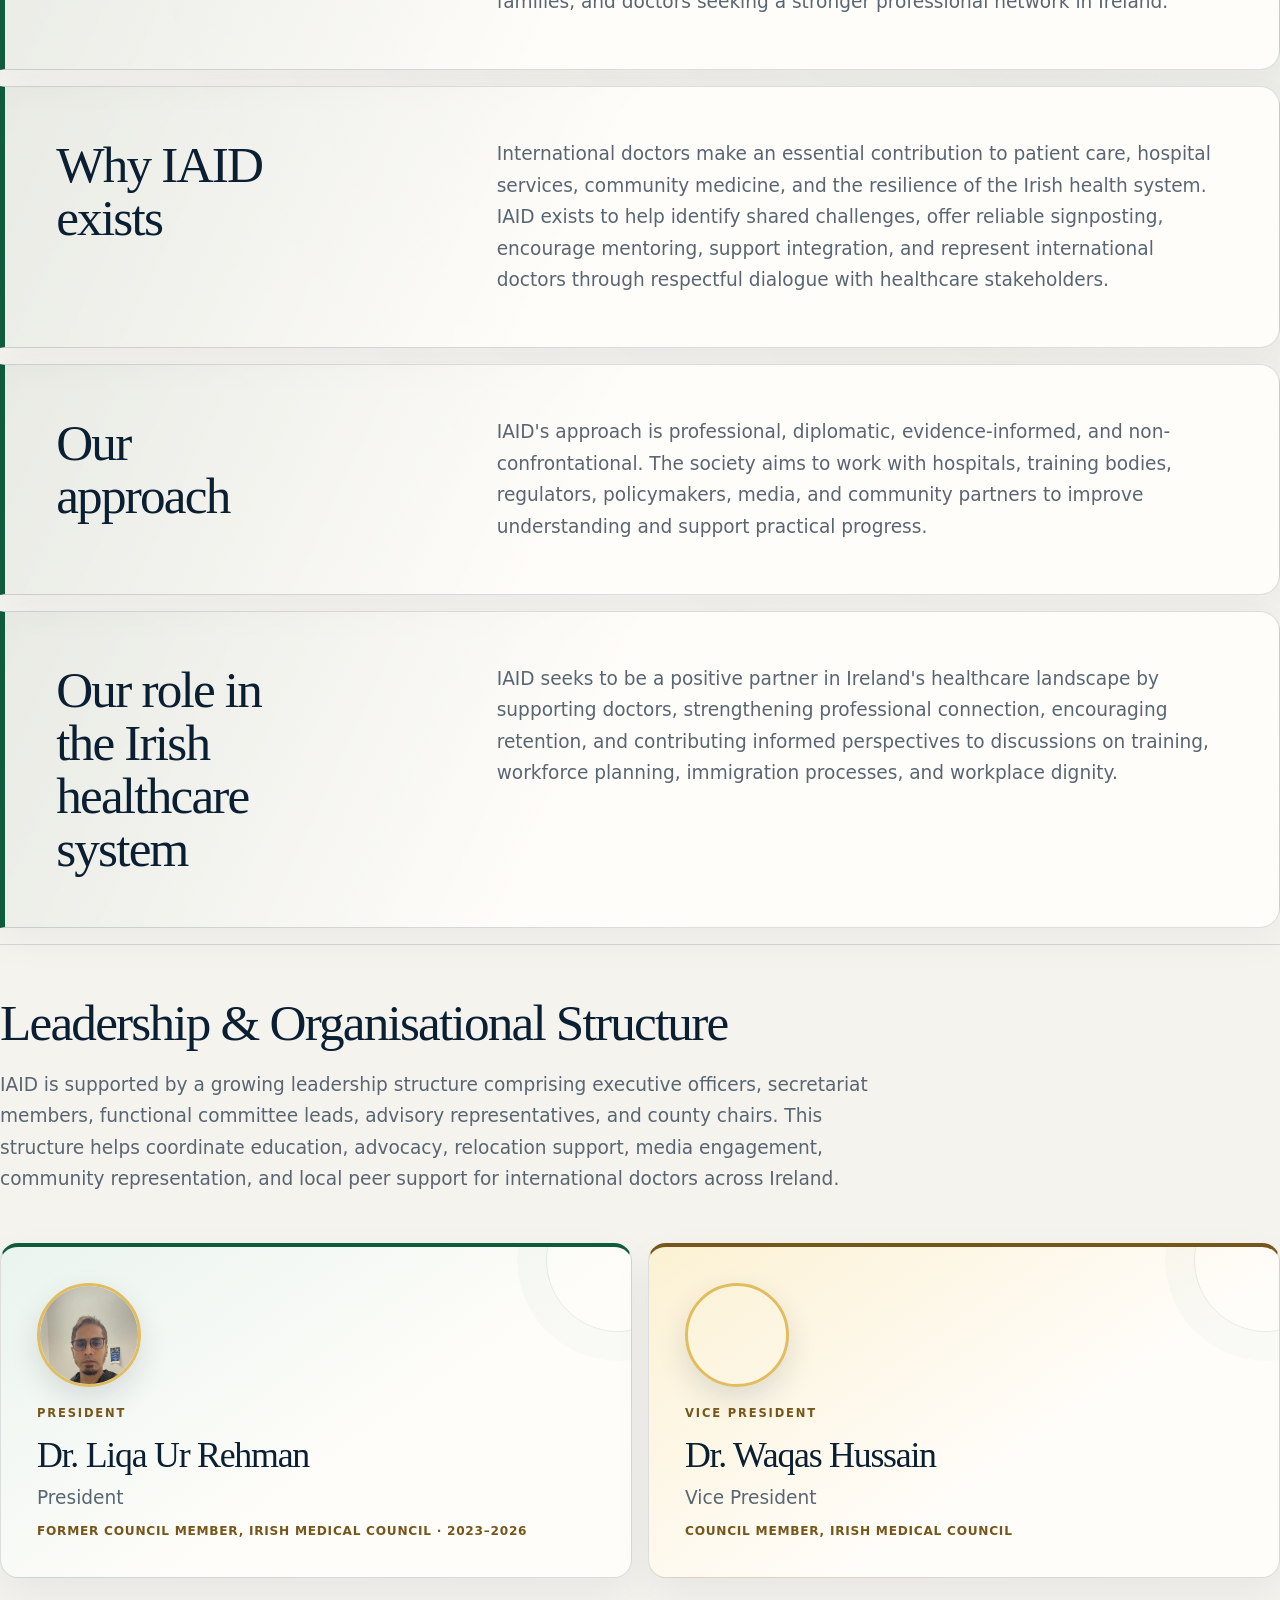
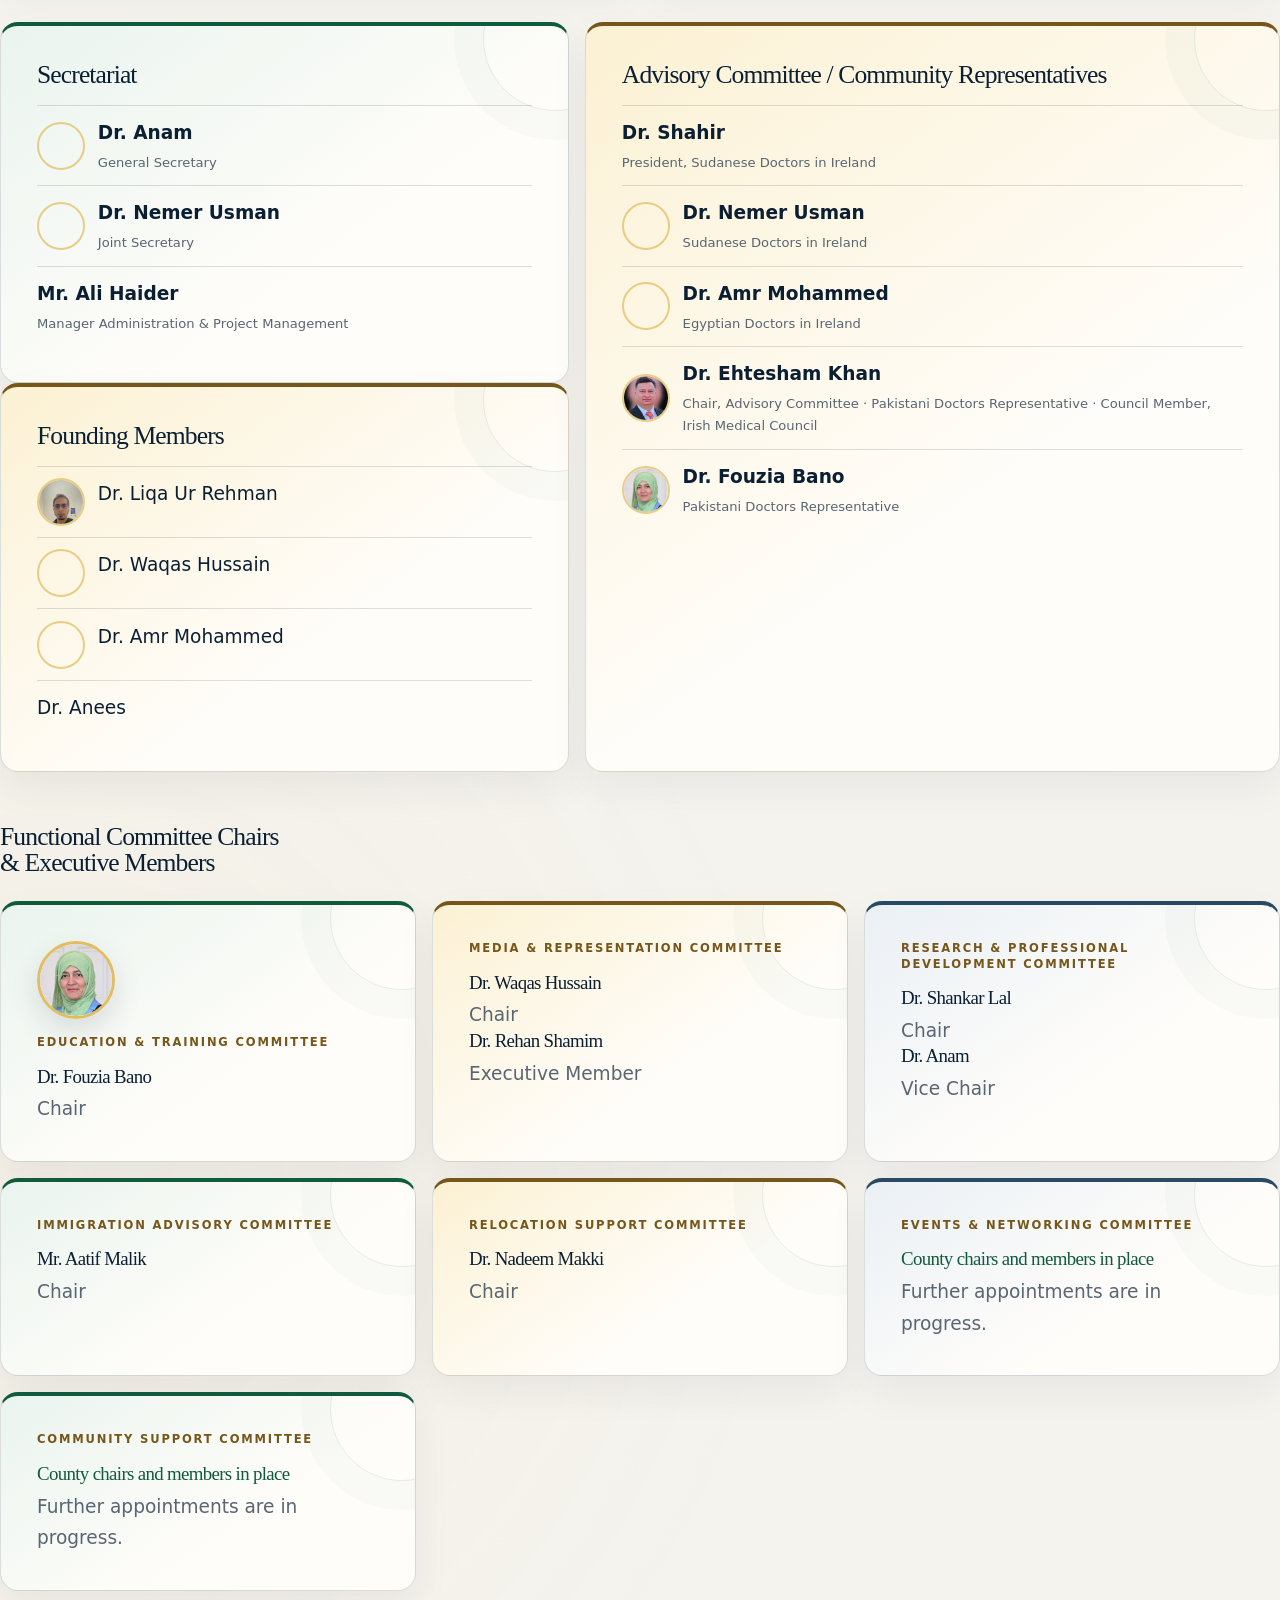
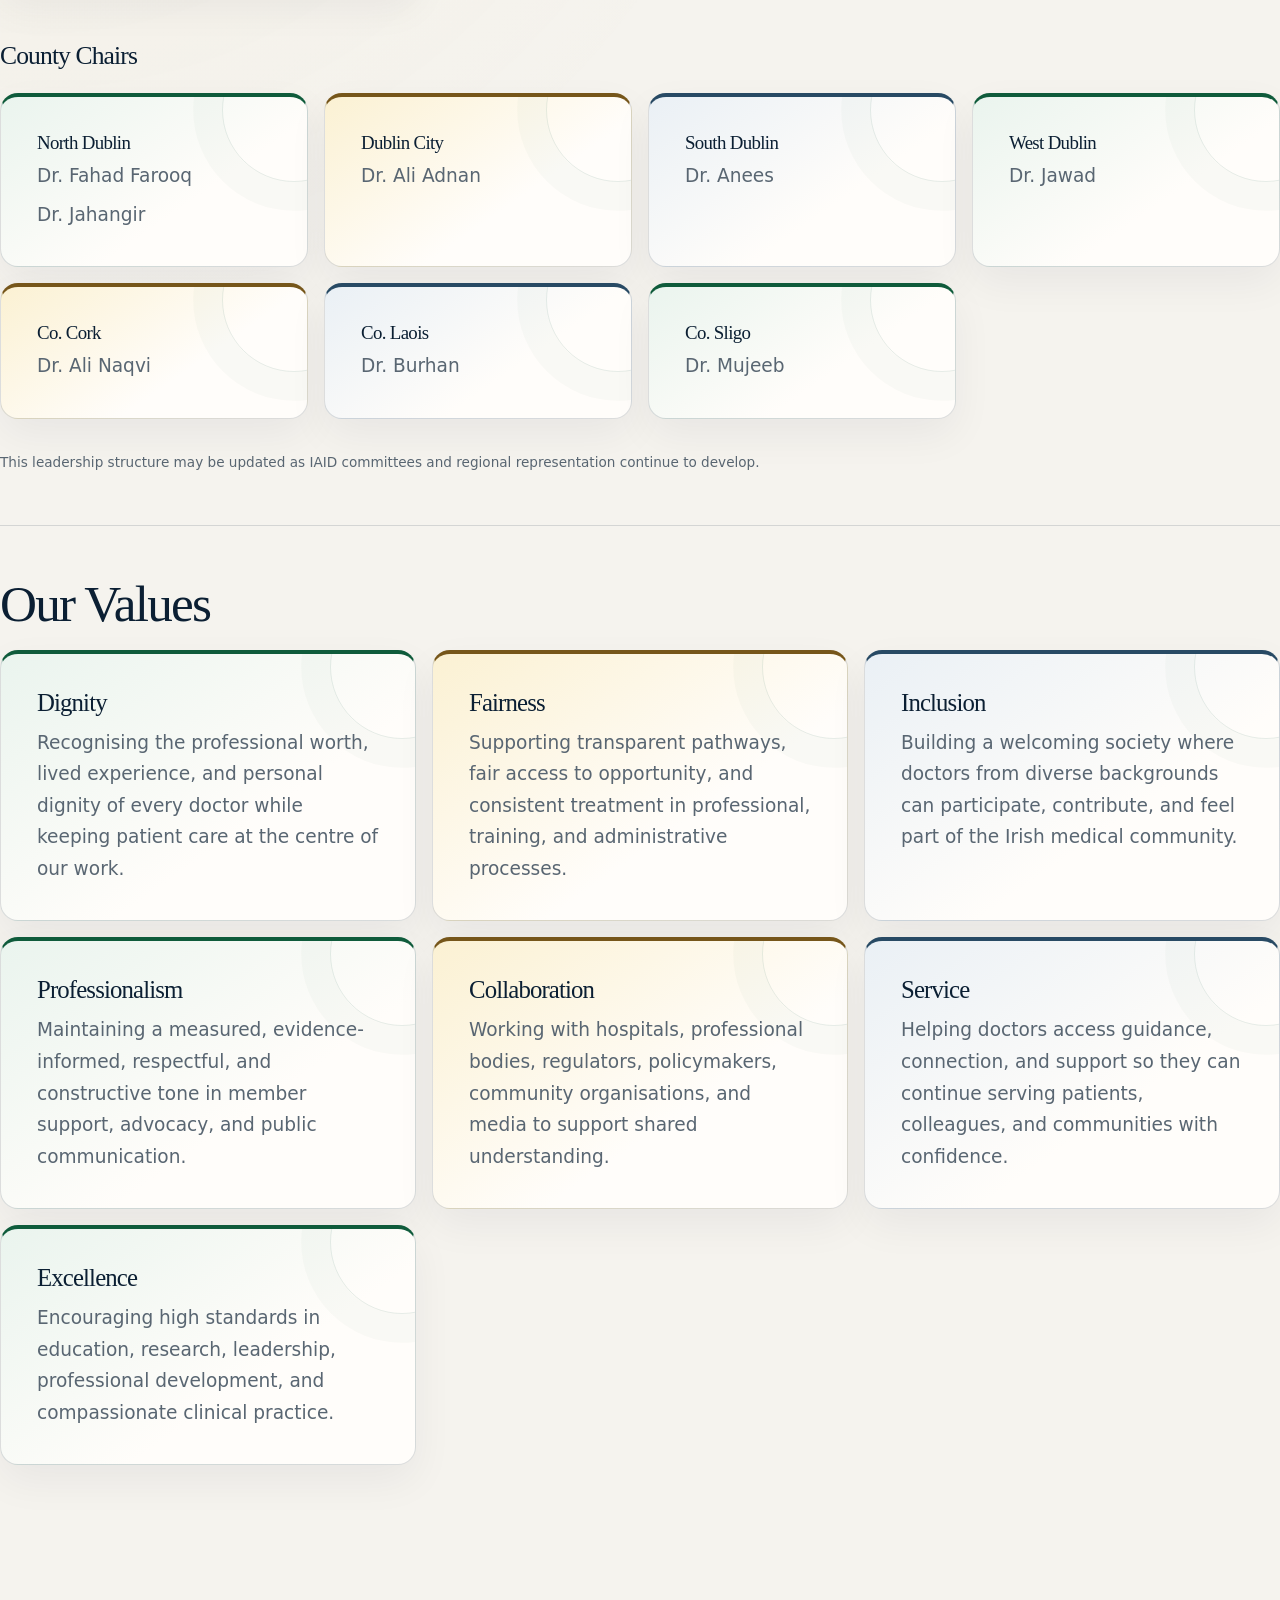
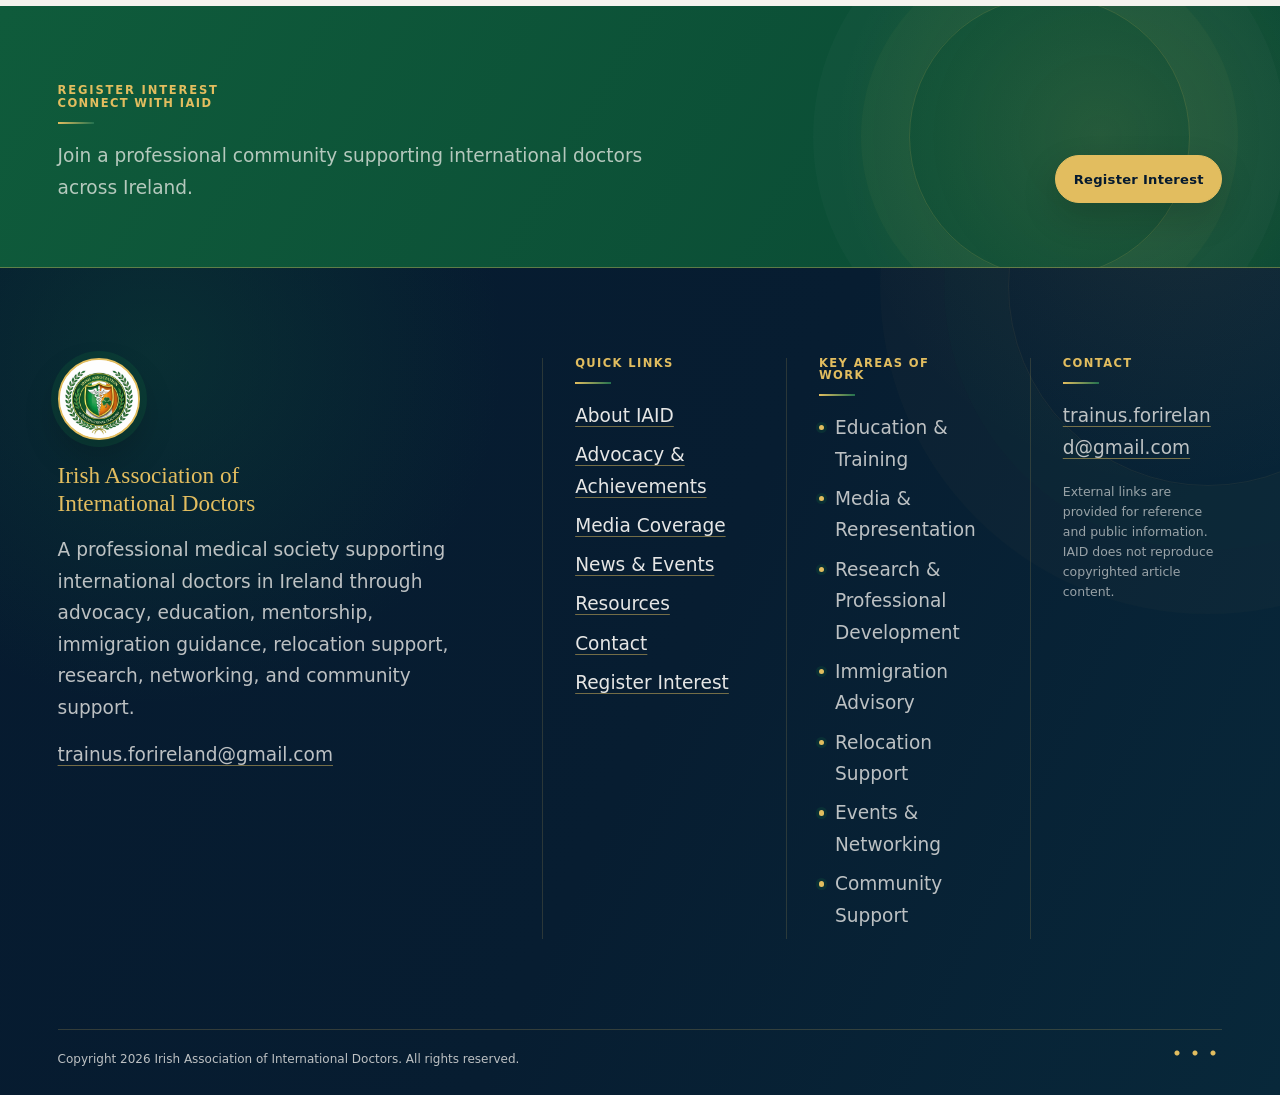
<file: about-iaid/index.html>
<!doctype html>
<html lang="en-IE">
<head>
	<meta charset="UTF-8">
	<meta name="viewport" content="width=device-width, initial-scale=1">
	<link rel="icon" type="image/png" sizes="256x256" href="../assets/images/iaid-logo.png">
	<link rel="apple-touch-icon" href="../assets/images/iaid-logo.png">
	<title>About IAID | International Doctors in Ireland</title>
	<meta name="description" content="Learn about IAID, a professional society supporting international doctors in Ireland through advocacy, education, mentorship, and practical guidance.">
	<meta name="robots" content="index, follow">
	<link rel="canonical" href="https://theiaid.org/about-iaid/">
	<meta property="og:type" content="website">
	<meta property="og:locale" content="en_IE">
	<meta property="og:site_name" content="Irish Association of International Doctors">
	<meta property="og:title" content="About IAID | International Doctors in Ireland">
	<meta property="og:description" content="Learn about the professional society supporting international doctors across Ireland.">
	<meta property="og:url" content="https://theiaid.org/about-iaid/">
	<meta property="og:image" content="https://theiaid.org/assets/images/iaid-social-preview-editorial.jpg">
	<meta property="og:image:alt" content="IAID — Irish Association of International Doctors">
	<meta name="twitter:card" content="summary_large_image">
	<meta name="twitter:title" content="About IAID | International Doctors in Ireland">
	<meta name="twitter:description" content="Learn about the professional society supporting international doctors across Ireland.">
	<meta name="twitter:image" content="https://theiaid.org/assets/images/iaid-social-preview-editorial.jpg">
	<link rel="stylesheet" href="../assets/css/site.css">
	<script src="../assets/js/site.js" defer></script>
</head>
<body class="page ia-page-about">
<a class="skip-link screen-reader-text" href="#primary">Skip to content</a>
<header class="site-header" data-site-header>
	<span class="scroll-progress" data-scroll-progress aria-hidden="true"></span>
	<div class="header-utility">
		<div class="wrap header-utility-inner">
			<span>Professional medical society supporting international doctors in Ireland</span>
			<a href="mailto:trainus.forireland@gmail.com">trainus.forireland@gmail.com</a>
		</div>
	</div>
	<div class="wrap header-inner">
		<div class="brand">
			<a href="../" class="site-logo-link" rel="home"><img class="site-logo" src="../assets/images/iaid-logo-official.jpeg" alt="Irish Association of International Doctors" width="1024" height="1024"></a>
			<div class="brand-text">
				<p class="site-name">IAID</p>
				<p class="site-tagline">Irish Association of International Doctors</p>
			</div>
		</div>
		<button class="menu-toggle" type="button" data-menu-toggle aria-controls="site-navigation" aria-expanded="false">
			<span class="menu-toggle-lines" aria-hidden="true"></span>
			<span class="screen-reader-text">Menu</span>
		</button>
		<nav id="site-navigation" class="site-navigation" aria-label="Primary menu">
			<ul id="primary-menu" class="primary-menu menu">
				<li><a href="../">Home</a></li>
				<li class="current-menu-item"><a href="../about-iaid/" aria-current="page">About</a></li>
				<li><a href="../our-story/">Our Story</a></li>
				<li><a href="../advocacy-achievements/">Advocacy</a></li>
				<li><a href="../media-coverage/">Media Coverage</a></li>
				<li><a href="../news-events/">News &amp; Events</a></li>
				<li><a href="../committees/">Committees</a></li>
				<li><a href="../resources/">Resources</a></li>
				<li><a href="../contact/">Contact</a></li>
				<li><a href="../membership-register-interest/">Register Interest</a></li>
			</ul>
		</nav>
	</div>
</header>
<main id="primary" class="site-main ia-page ia-page-about">
	<section class="ia-page-hero">
		<div class="wrap ia-page-hero-inner ia-reveal">
			<span class="ia-label">About IAID</span>
			<h1>A professional society for international doctors in Ireland</h1>
			<p>IAID provides a formal, constructive, and supportive platform for international doctors contributing to patient care, medical education, and healthcare delivery across Ireland.</p>
		</div>
	</section>
	<section class="ia-page-content ia-page-about-content">
		<div class="wrap ia-prose ia-reveal">
<div class="iaid-page-intro">
	<p>Irish Association of International Doctors (IAID) is a professional medical society supporting doctors who have trained internationally and are working, training, settling, or preparing to contribute within the Irish healthcare system.</p>
	<p>IAID provides a constructive, credible, and collaborative platform for education, mentorship, advocacy, professional development, immigration and relocation signposting, research, networking, and community support.</p>
</div>
<div class="content-section compact-section">
	<h2>Who we are</h2>
	<p>IAID is a member-focused professional society built around service, dignity, fairness, and practical support. It brings together international doctors across specialties, grades, counties, and career stages, while maintaining a formal and respectful voice in public and stakeholder discussions.</p>
</div>
<div class="content-section compact-section">
	<h2>Who we support</h2>
	<p>IAID supports newly arriving International Medical Graduates, non-consultant hospital doctors, doctors seeking training or professional progression, doctors navigating registration and immigration processes, doctors relocating with families, and doctors seeking a stronger professional network in Ireland.</p>
</div>
<div class="content-section compact-section">
	<h2>Why IAID exists</h2>
	<p>International doctors make an essential contribution to patient care, hospital services, community medicine, and the resilience of the Irish health system. IAID exists to help identify shared challenges, offer reliable signposting, encourage mentoring, support integration, and represent international doctors through respectful dialogue with healthcare stakeholders.</p>
</div>
<div class="content-section compact-section">
	<h2>Our approach</h2>
	<p>IAID's approach is professional, diplomatic, evidence-informed, and non-confrontational. The society aims to work with hospitals, training bodies, regulators, policymakers, media, and community partners to improve understanding and support practical progress.</p>
</div>
<div class="content-section compact-section">
	<h2>Our role in the Irish healthcare system</h2>
	<p>IAID seeks to be a positive partner in Ireland's healthcare landscape by supporting doctors, strengthening professional connection, encouraging retention, and contributing informed perspectives to discussions on training, workforce planning, immigration processes, and workplace dignity.</p>
</div>
<div class="content-section compact-section leadership-section">
	<h2>Leadership &amp; Organisational Structure</h2>
	<p>IAID is supported by a growing leadership structure comprising executive officers, secretariat members, functional committee leads, advisory representatives, and county chairs. This structure helps coordinate education, advocacy, relocation support, media engagement, community representation, and local peer support for international doctors across Ireland.</p>
	<div class="leadership-structure">
		<div class="leadership-officers">
			<article class="leadership-card leadership-card-primary">
				<img class="leadership-portrait" src="../assets/images/leadership/dr-liqa-ur-rehman.jpg" alt="Dr. Liqa Ur Rehman" width="1126" height="2000" loading="lazy" decoding="async">
				<span class="team-role">President</span>
				<h3>Dr. Liqa Ur Rehman</h3>
				<p>President</p>
				<p class="leadership-external-role">Former Council Member, Irish Medical Council · 2023–2026</p>
			</article>
			<article class="leadership-card leadership-card-primary">
				<img class="leadership-portrait" src="../assets/images/leadership/dr-waqas-hussain.jpg" alt="Dr. Waqas Hussain" width="1170" height="1496" loading="lazy" decoding="async">
				<span class="team-role">Vice President</span>
				<h3>Dr. Waqas Hussain</h3>
				<p>Vice President</p>
				<p class="leadership-external-role">Council Member, Irish Medical Council</p>
			</article>
		</div>
		<div class="leadership-groups">
			<div class="leadership-group-stack">
				<article class="leadership-card">
					<h3>Secretariat</h3>
					<ul class="leadership-list">
						<li><img class="leadership-list-portrait" src="../assets/images/leadership/dr-anam.jpg" alt="Dr. Anam" width="1280" height="1280" loading="lazy" decoding="async"><strong>Dr. Anam</strong><span>General Secretary</span></li>
						<li><img class="leadership-list-portrait" src="../assets/images/leadership/dr-nemer-usman.jpg" alt="Dr. Nemer Usman" width="777" height="1266" loading="lazy" decoding="async"><strong>Dr. Nemer Usman</strong><span>Joint Secretary</span></li>
						<li><strong>Mr. Ali Haider</strong><span>Manager Administration &amp; Project Management</span></li>
					</ul>
				</article>
				<article class="leadership-card">
					<h3>Founding Members</h3>
					<ul class="leadership-list leadership-list-simple">
						<li><img class="leadership-list-portrait" src="../assets/images/leadership/dr-liqa-ur-rehman.jpg" alt="" width="1126" height="2000" loading="lazy" decoding="async">Dr. Liqa Ur Rehman</li>
						<li><img class="leadership-list-portrait" src="../assets/images/leadership/dr-waqas-hussain.jpg" alt="" width="1170" height="1496" loading="lazy" decoding="async">Dr. Waqas Hussain</li>
						<li><img class="leadership-list-portrait" src="../assets/images/leadership/dr-amr-mohammed.jpg" alt="" width="1279" height="1600" loading="lazy" decoding="async">Dr. Amr Mohammed</li>
						<li>Dr. Anees</li>
					</ul>
				</article>
			</div>
			<article class="leadership-card">
				<h3>Advisory Committee / Community Representatives</h3>
				<ul class="leadership-list">
					<li><strong>Dr. Shahir</strong><span>President, Sudanese Doctors in Ireland</span></li>
					<li><img class="leadership-list-portrait" src="../assets/images/leadership/dr-nemer-usman.jpg" alt="" width="777" height="1266" loading="lazy" decoding="async"><strong>Dr. Nemer Usman</strong><span>Sudanese Doctors in Ireland</span></li>
					<li><img class="leadership-list-portrait" src="../assets/images/leadership/dr-amr-mohammed.jpg" alt="" width="1279" height="1600" loading="lazy" decoding="async"><strong>Dr. Amr Mohammed</strong><span>Egyptian Doctors in Ireland</span></li>
					<li><img class="leadership-list-portrait" src="../assets/images/leadership/dr-ehtesham-khan.jpg" alt="" width="1136" height="1188" loading="lazy" decoding="async"><strong>Dr. Ehtesham Khan</strong><span>Chair, Advisory Committee · Pakistani Doctors Representative · Council Member, Irish Medical Council</span></li>
					<li><img class="leadership-list-portrait" src="../assets/images/leadership/dr-fouzia-bano.jpg" alt="" width="450" height="544" loading="lazy" decoding="async"><strong>Dr. Fouzia Bano</strong><span>Pakistani Doctors Representative</span></li>
				</ul>
			</article>
		</div>
		<div class="leadership-subsection">
			<h3>Functional Committee Chairs &amp; Executive Members</h3>
			<div class="committee-leadership-grid">
				<article class="leadership-card"><img class="leadership-portrait leadership-portrait-small" src="../assets/images/leadership/dr-fouzia-bano.jpg" alt="Dr. Fouzia Bano" width="450" height="544" loading="lazy" decoding="async"><span class="team-role">Education &amp; Training Committee</span><h4>Dr. Fouzia Bano</h4><p>Chair</p></article>
				<article class="leadership-card"><span class="team-role">Media &amp; Representation Committee</span><h4>Dr. Waqas Hussain</h4><p>Chair</p><h4>Dr. Rehan Shamim</h4><p>Executive Member</p></article>
				<article class="leadership-card"><span class="team-role">Research &amp; Professional Development Committee</span><h4>Dr. Shankar Lal</h4><p>Chair</p><h4>Dr. Anam</h4><p>Vice Chair</p></article>
				<article class="leadership-card"><span class="team-role">Immigration Advisory Committee</span><h4>Mr. Aatif Malik</h4><p>Chair</p></article>
				<article class="leadership-card"><span class="team-role">Relocation Support Committee</span><h4>Dr. Nadeem Makki</h4><p>Chair</p></article>
				<article class="leadership-card leadership-card-open"><span class="team-role">Events &amp; Networking Committee</span><h4>County chairs and members in place</h4><p>Further appointments are in progress.</p></article>
				<article class="leadership-card leadership-card-open"><span class="team-role">Community Support Committee</span><h4>County chairs and members in place</h4><p>Further appointments are in progress.</p></article>
			</div>
		</div>
		<div class="leadership-subsection">
			<h3>County Chairs</h3>
			<div class="county-chair-grid">
				<article class="leadership-card"><h4>North Dublin</h4><p>Dr. Fahad Farooq</p><p>Dr. Jahangir</p></article>
				<article class="leadership-card"><h4>Dublin City</h4><p>Dr. Ali Adnan</p></article>
				<article class="leadership-card"><h4>South Dublin</h4><p>Dr. Anees</p></article>
				<article class="leadership-card"><h4>West Dublin</h4><p>Dr. Jawad</p></article>
				<article class="leadership-card"><h4>Co. Cork</h4><p>Dr. Ali Naqvi</p></article>
				<article class="leadership-card"><h4>Co. Laois</h4><p>Dr. Burhan</p></article>
				<article class="leadership-card"><h4>Co. Sligo</h4><p>Dr. Mujeeb</p></article>
			</div>
		</div>
		<p class="leadership-note">This leadership structure may be updated as IAID committees and regional representation continue to develop.</p>
	</div>
</div>
<div class="content-section compact-section values-section">
	<h2>Our Values</h2>
	<div class="value-grid">
		<article><h3>Dignity</h3><p>Recognising the professional worth, lived experience, and personal dignity of every doctor while keeping patient care at the centre of our work.</p></article>
		<article><h3>Fairness</h3><p>Supporting transparent pathways, fair access to opportunity, and consistent treatment in professional, training, and administrative processes.</p></article>
		<article><h3>Inclusion</h3><p>Building a welcoming society where doctors from diverse backgrounds can participate, contribute, and feel part of the Irish medical community.</p></article>
		<article><h3>Professionalism</h3><p>Maintaining a measured, evidence-informed, respectful, and constructive tone in member support, advocacy, and public communication.</p></article>
		<article><h3>Collaboration</h3><p>Working with hospitals, professional bodies, regulators, policymakers, community organisations, and media to support shared understanding.</p></article>
		<article><h3>Service</h3><p>Helping doctors access guidance, connection, and support so they can continue serving patients, colleagues, and communities with confidence.</p></article>
		<article><h3>Excellence</h3><p>Encouraging high standards in education, research, leadership, professional development, and compassionate clinical practice.</p></article>
	</div>
</div>
		</div>
	</section>
</main>
<footer class="site-footer">
	<div class="footer-cta">
		<div class="wrap footer-cta-inner">
			<div>
				<p class="eyebrow">Register Interest</p>
				<h2>Connect with IAID</h2>
				<p>Join a professional community supporting international doctors across Ireland.</p>
			</div>
			<a class="button button-secondary" href="../membership-register-interest/">Register Interest</a>
		</div>
	</div>
	<div class="wrap footer-grid">
		<div class="footer-brand">
			<a href="../" class="footer-logo-link" rel="home"><img class="site-logo" src="../assets/images/iaid-logo-official.jpeg" alt="Irish Association of International Doctors" width="1024" height="1024"></a>
			<p class="footer-title">Irish Association of International Doctors</p>
			<p>A professional medical society supporting international doctors in Ireland through advocacy, education, mentorship, immigration guidance, relocation support, research, networking, and community support.</p>
			<a class="footer-email" href="mailto:trainus.forireland@gmail.com">trainus.forireland@gmail.com</a>
		</div>
		<div>
			<h2>Quick links</h2>
			<ul class="footer-menu menu">
				<li><a href="../about-iaid/">About IAID</a></li>
				<li><a href="../advocacy-achievements/">Advocacy &amp; Achievements</a></li>
				<li><a href="../media-coverage/">Media Coverage</a></li>
				<li><a href="../news-events/">News &amp; Events</a></li>
				<li><a href="../resources/">Resources</a></li>
				<li><a href="../contact/">Contact</a></li>
				<li><a href="../membership-register-interest/">Register Interest</a></li>
			</ul>
		</div>
		<div>
			<h2>Key areas of work</h2>
			<ul class="footer-list">
				<li>Education &amp; Training</li>
				<li>Media &amp; Representation</li>
				<li>Research &amp; Professional Development</li>
				<li>Immigration Advisory</li>
				<li>Relocation Support</li>
				<li>Events &amp; Networking</li>
				<li>Community Support</li>
			</ul>
		</div>
		<div>
			<h2>Contact</h2>
			<p><a href="mailto:trainus.forireland@gmail.com">trainus.forireland@gmail.com</a></p>
			<p class="footer-note">External links are provided for reference and public information. IAID does not reproduce copyrighted article content.</p>
		</div>
	</div>
	<div class="wrap footer-bottom">
		<p>Copyright 2026 Irish Association of International Doctors. All rights reserved.</p>
		<div class="footer-dots" aria-hidden="true"></div>
	</div>
</footer>
</body>
</html>
</file>
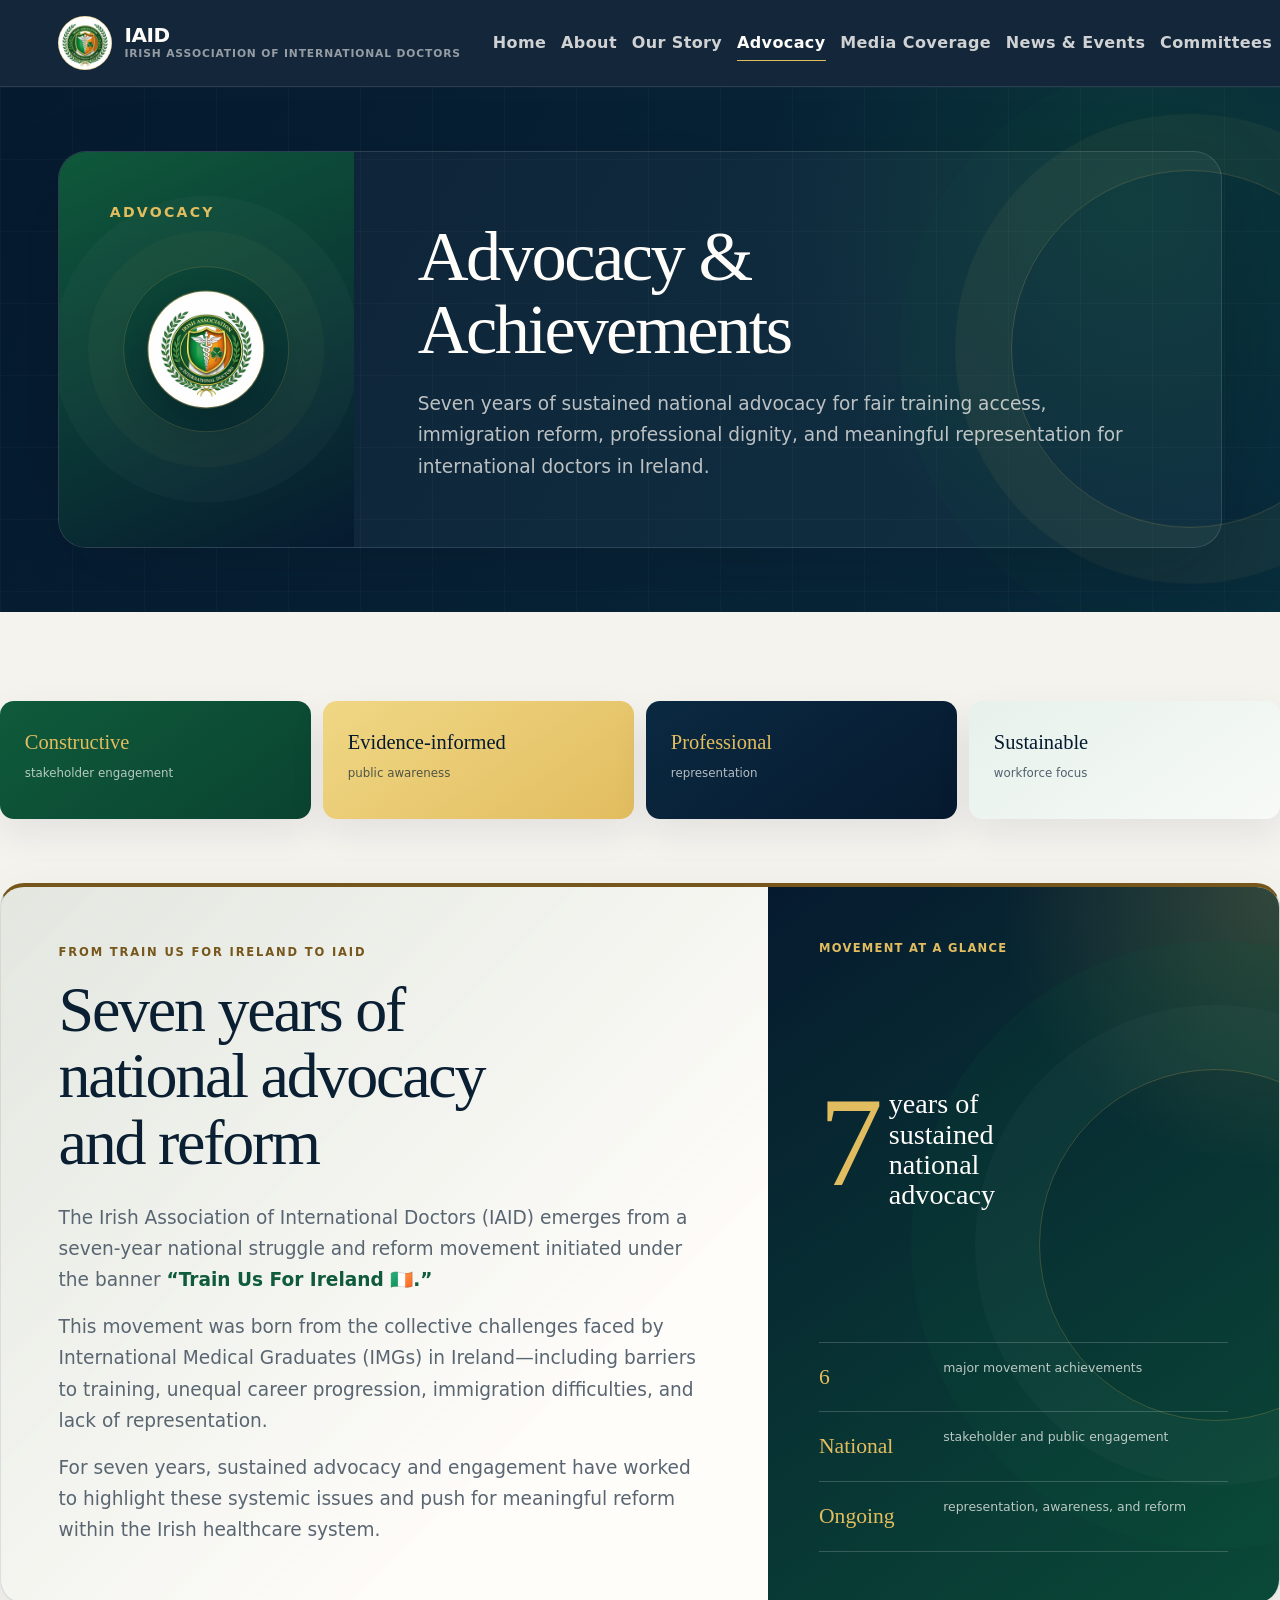
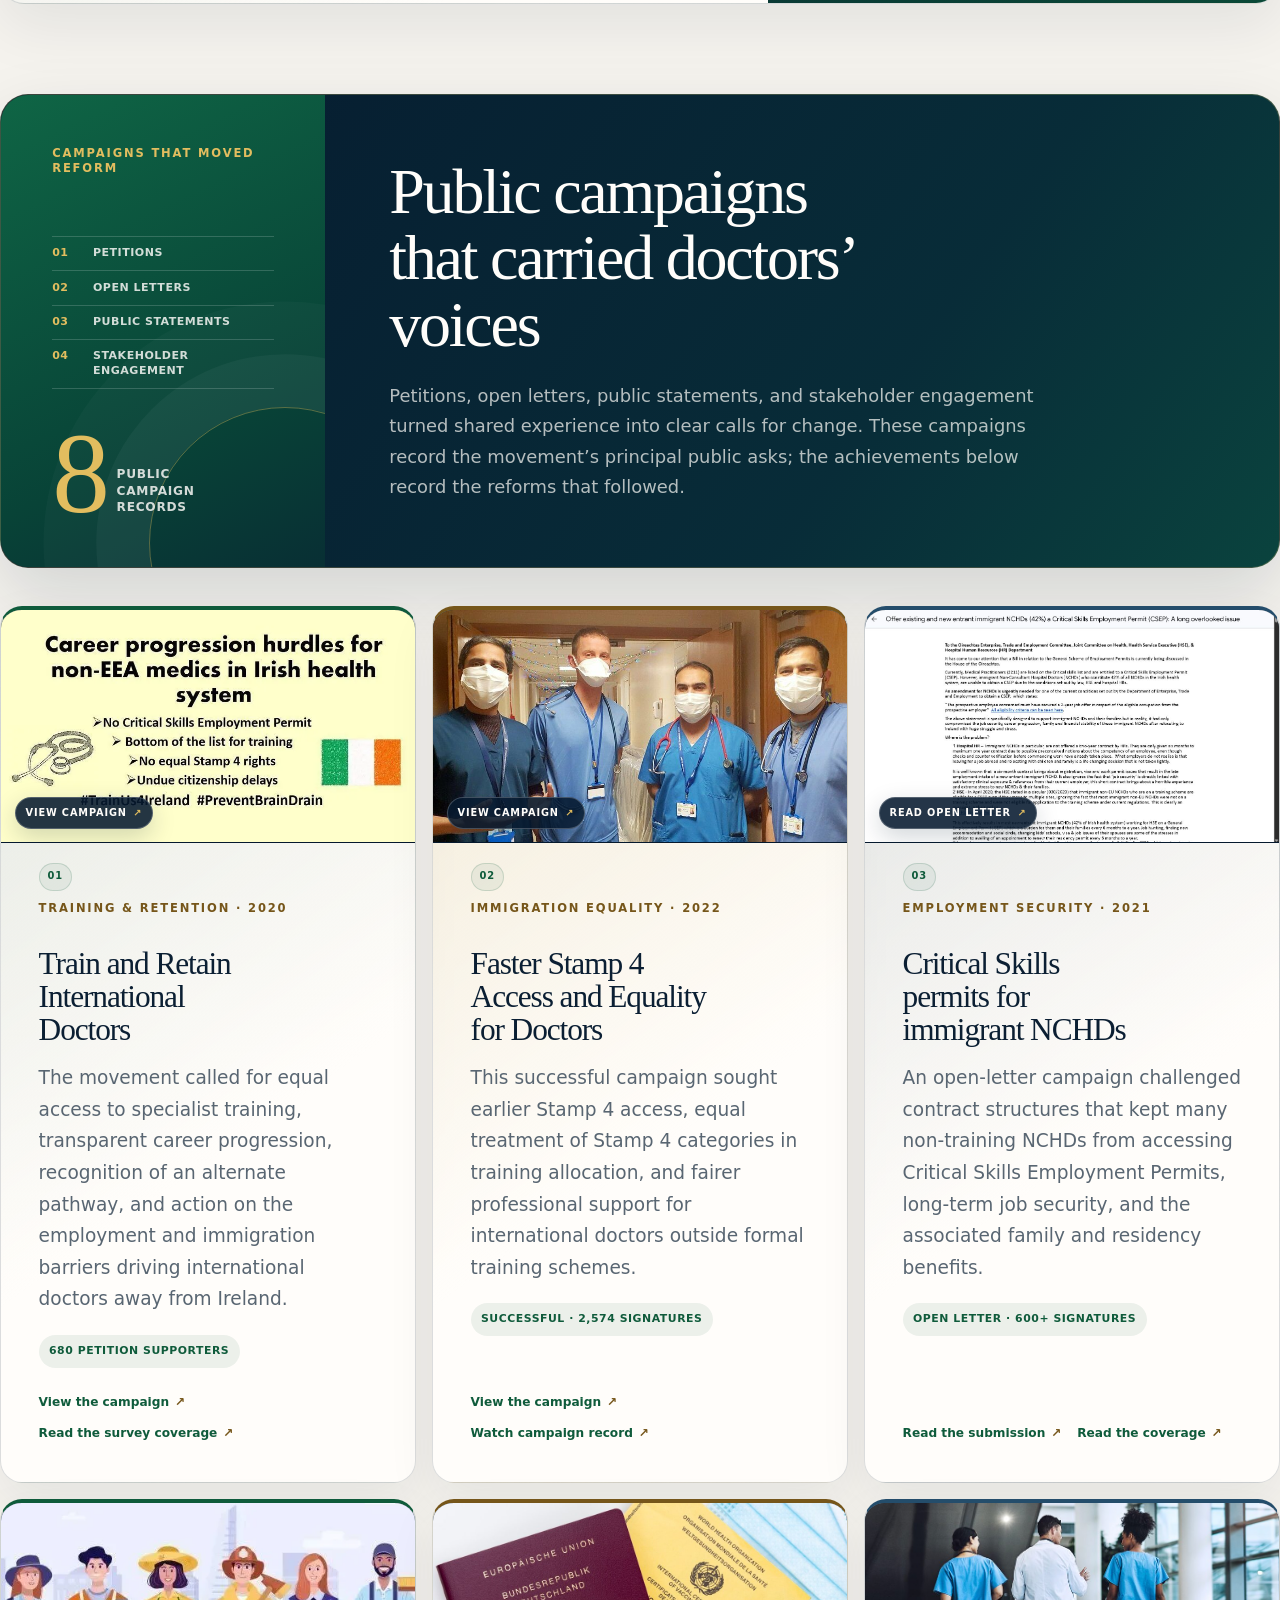
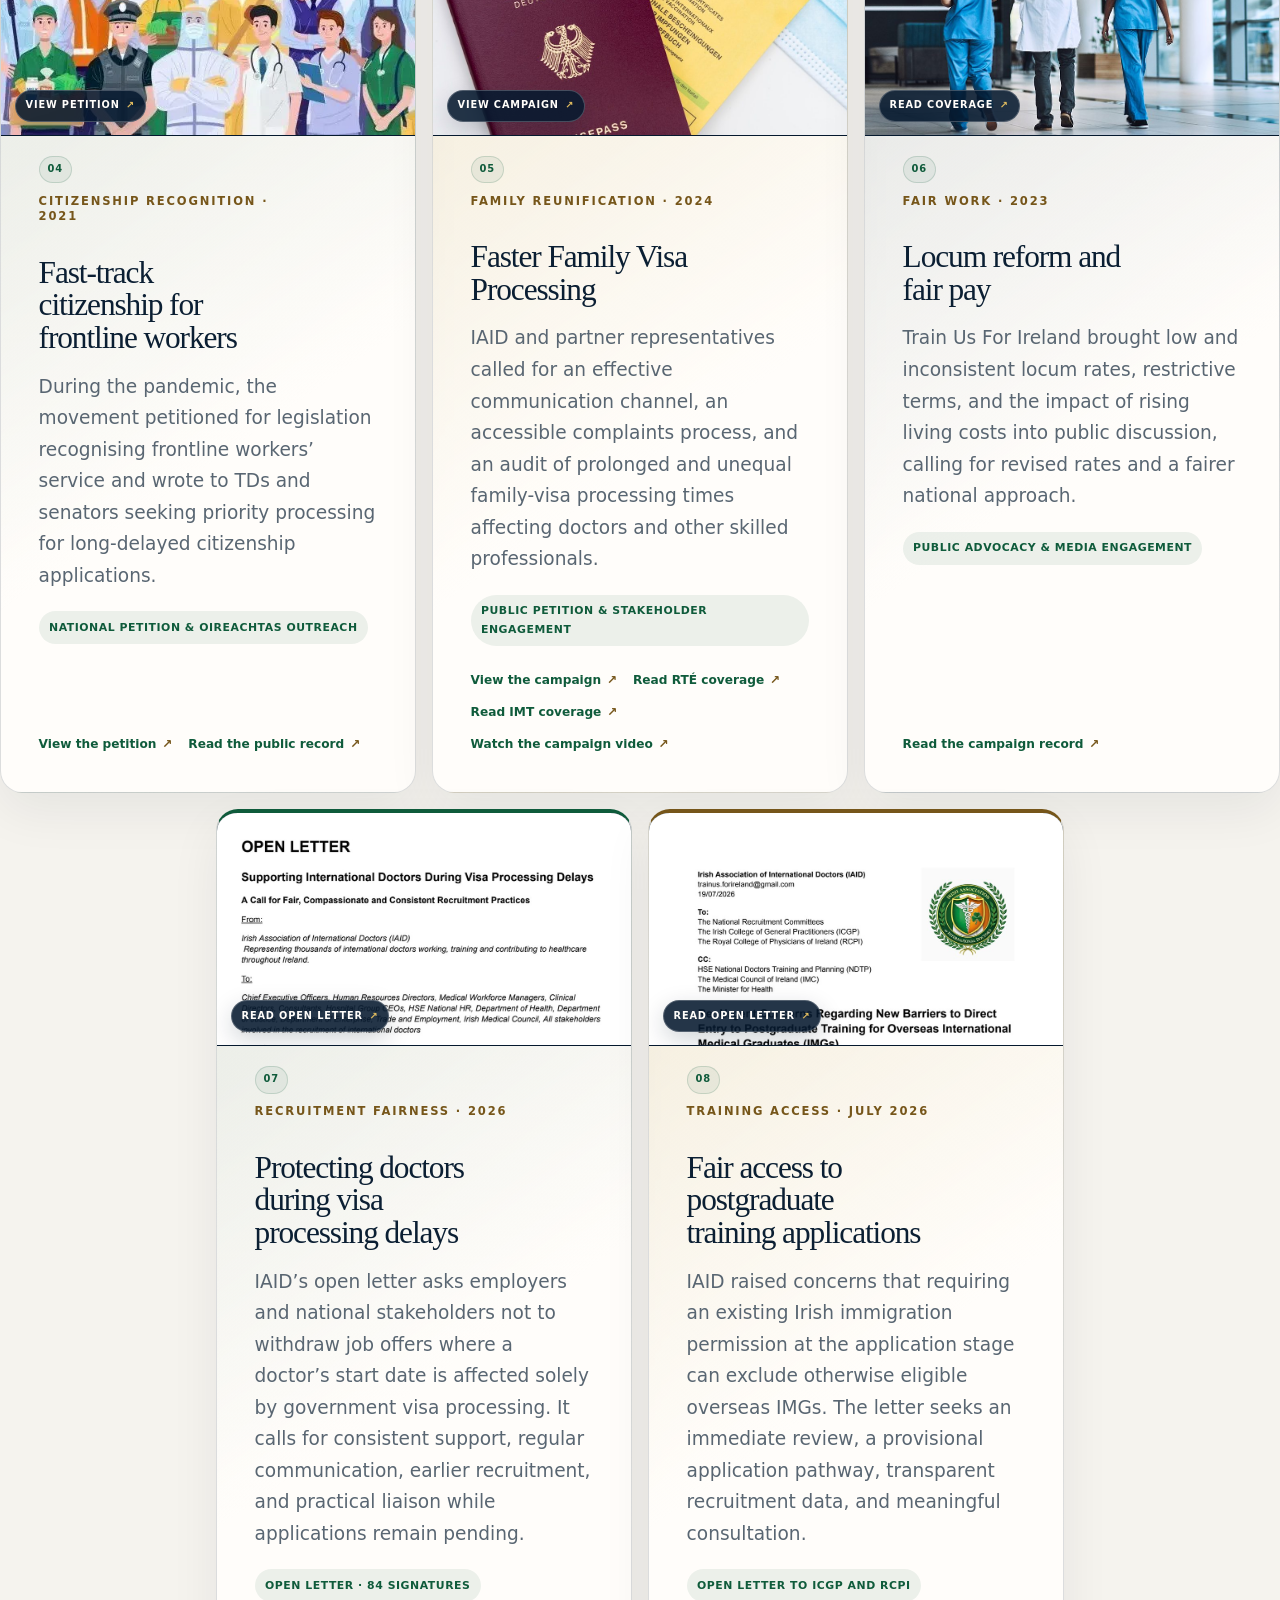
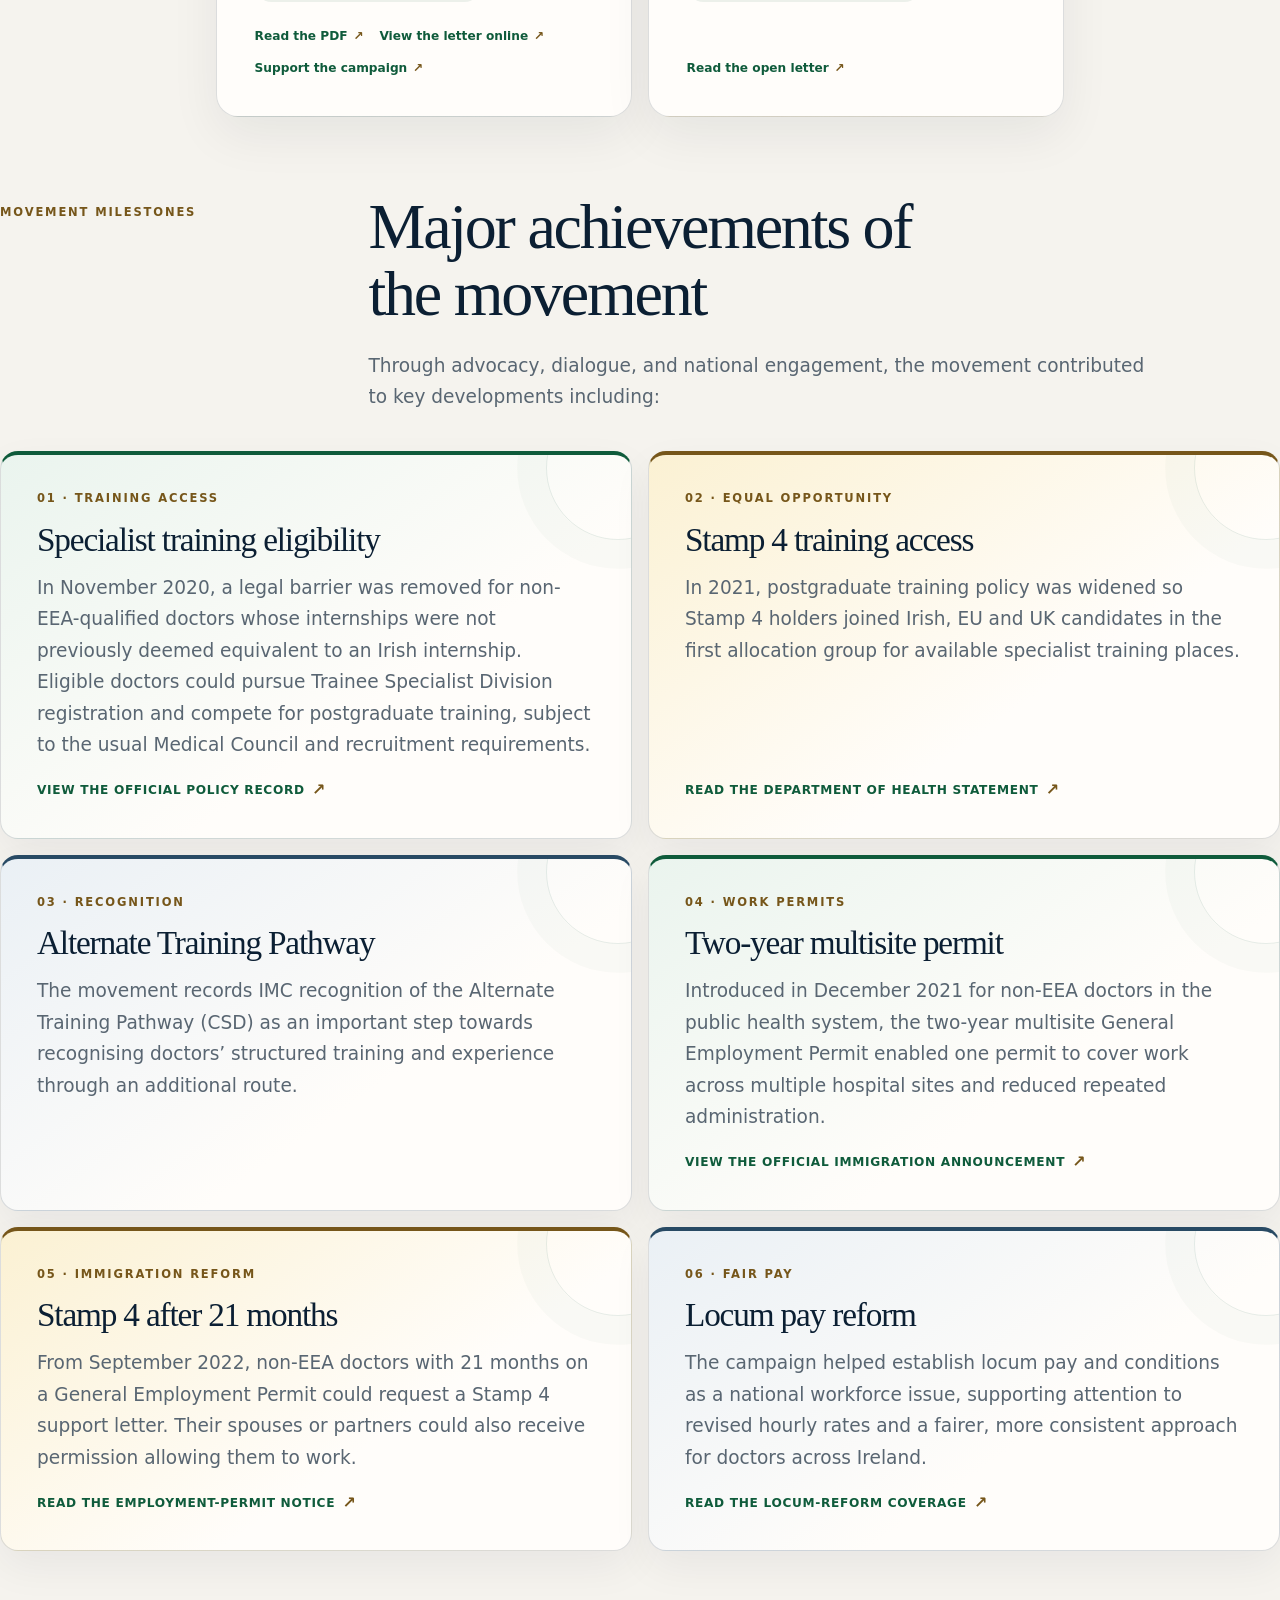
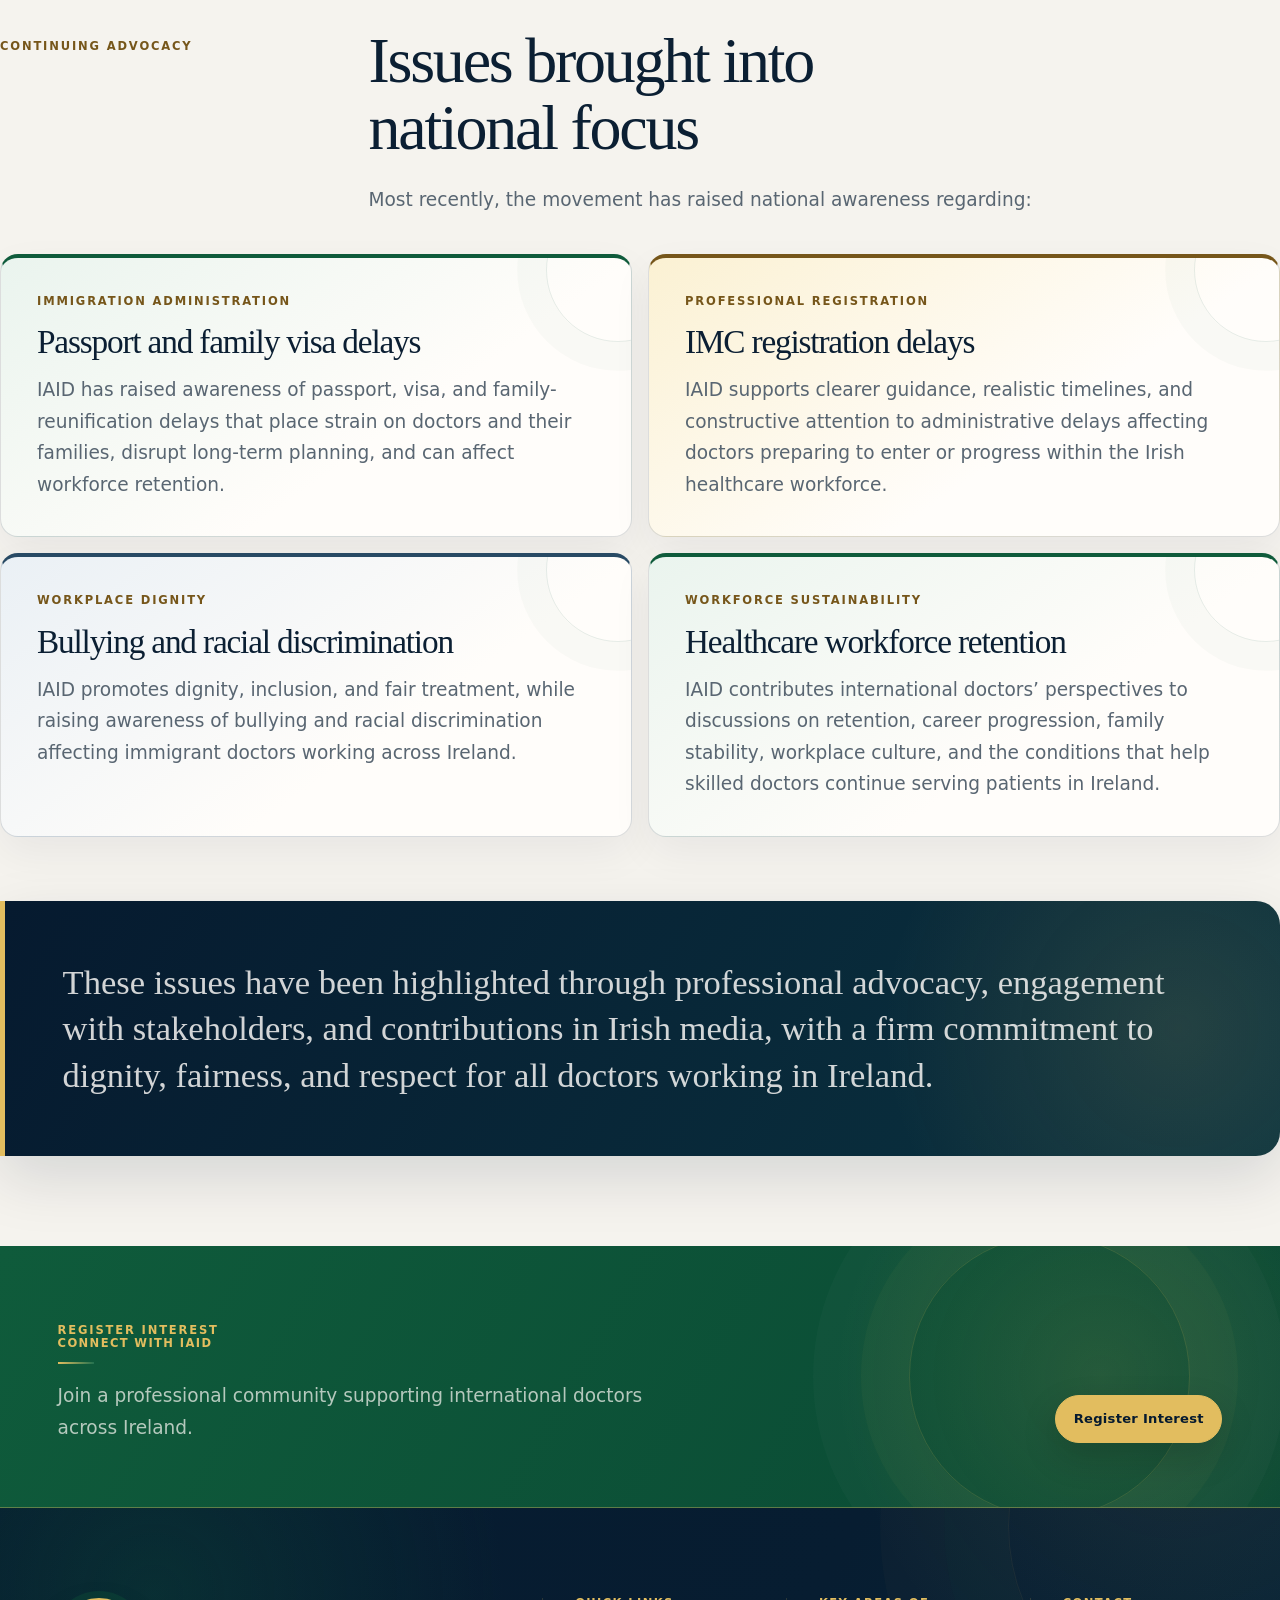
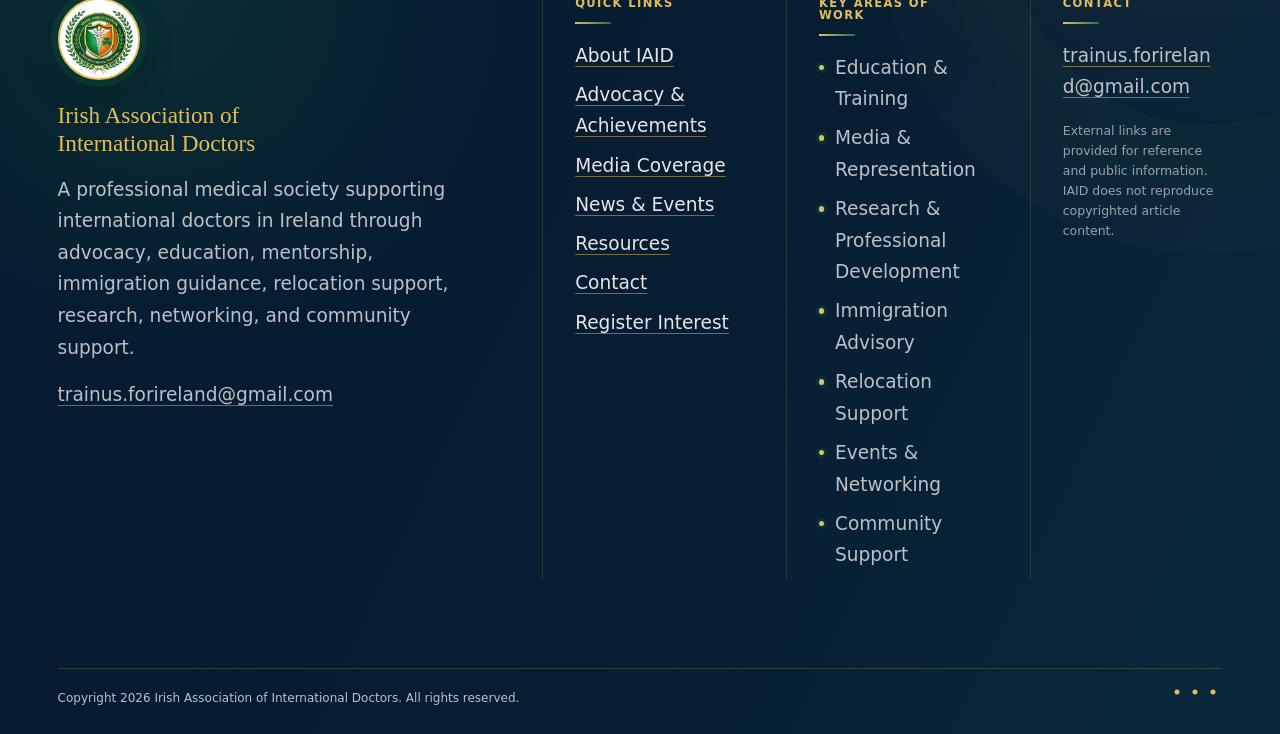
<file: advocacy-achievements/index.html>
<!doctype html>
<html lang="en-IE">
<head>
	<meta charset="UTF-8">
	<meta name="viewport" content="width=device-width, initial-scale=1">
	<link rel="icon" type="image/png" sizes="256x256" href="../assets/images/iaid-logo.png">
	<link rel="apple-touch-icon" href="../assets/images/iaid-logo.png">
	<title>Advocacy &amp; Achievements | IAID Ireland</title>
	<meta name="description" content="Explore IAID's seven-year Train Us For Ireland movement, public campaigns, and achievements in training access, Stamp 4 reform, work permits, locum pay, and doctor representation.">
	<meta name="robots" content="index, follow">
	<link rel="canonical" href="https://theiaid.org/advocacy-achievements/">
	<meta property="og:type" content="website">
	<meta property="og:locale" content="en_IE">
	<meta property="og:site_name" content="Irish Association of International Doctors">
	<meta property="og:title" content="Advocacy &amp; Achievements | IAID Ireland">
	<meta property="og:description" content="Seven years of national advocacy advancing training access, immigration reform, professional dignity, and fair representation for international doctors in Ireland.">
	<meta property="og:url" content="https://theiaid.org/advocacy-achievements/">
	<meta property="og:image" content="https://theiaid.org/assets/images/iaid-social-preview-editorial.jpg">
	<meta property="og:image:alt" content="IAID — Irish Association of International Doctors">
	<meta name="twitter:card" content="summary_large_image">
	<meta name="twitter:title" content="Advocacy &amp; Achievements | IAID Ireland">
	<meta name="twitter:description" content="Seven years of national advocacy advancing training access, immigration reform, professional dignity, and fair representation for international doctors in Ireland.">
	<meta name="twitter:image" content="https://theiaid.org/assets/images/iaid-social-preview-editorial.jpg">
	<link rel="stylesheet" href="../assets/css/site.css">
	<script src="../assets/js/site.js" defer></script>
</head>
<body class="page ia-page-advocacy">
<a class="skip-link screen-reader-text" href="#primary">Skip to content</a>
<header class="site-header" data-site-header>
	<span class="scroll-progress" data-scroll-progress aria-hidden="true"></span>
	<div class="header-utility">
		<div class="wrap header-utility-inner">
			<span>Professional medical society supporting international doctors in Ireland</span>
			<a href="mailto:trainus.forireland@gmail.com">trainus.forireland@gmail.com</a>
		</div>
	</div>
	<div class="wrap header-inner">
		<div class="brand">
			<a href="../" class="site-logo-link" rel="home"><img class="site-logo" src="../assets/images/iaid-logo-official.jpeg" alt="Irish Association of International Doctors" width="1024" height="1024"></a>
			<div class="brand-text">
				<p class="site-name">IAID</p>
				<p class="site-tagline">Irish Association of International Doctors</p>
			</div>
		</div>
		<button class="menu-toggle" type="button" data-menu-toggle aria-controls="site-navigation" aria-expanded="false">
			<span class="menu-toggle-lines" aria-hidden="true"></span>
			<span class="screen-reader-text">Menu</span>
		</button>
		<nav id="site-navigation" class="site-navigation" aria-label="Primary menu">
			<ul id="primary-menu" class="primary-menu menu">
				<li><a href="../">Home</a></li>
				<li><a href="../about-iaid/">About</a></li>
				<li><a href="../our-story/">Our Story</a></li>
				<li class="current-menu-item"><a href="../advocacy-achievements/" aria-current="page">Advocacy</a></li>
				<li><a href="../media-coverage/">Media Coverage</a></li>
				<li><a href="../news-events/">News &amp; Events</a></li>
				<li><a href="../committees/">Committees</a></li>
				<li><a href="../resources/">Resources</a></li>
				<li><a href="../contact/">Contact</a></li>
				<li><a href="../membership-register-interest/">Register Interest</a></li>
			</ul>
		</nav>
	</div>
</header>
<main id="primary" class="site-main ia-page ia-page-advocacy">
	<section class="ia-page-hero ia-page-hero-dark">
		<div class="wrap ia-page-hero-inner ia-reveal">
			<span class="ia-label">Advocacy</span>
			<h1>Advocacy &amp; Achievements</h1>
			<p>Seven years of sustained national advocacy for fair training access, immigration reform, professional dignity, and meaningful representation for international doctors in Ireland.</p>
		</div>
	</section>
	<section class="ia-page-content ia-dashboard-page">
		<div class="wrap ia-prose ia-reveal">
<div class="advocacy-dashboard-strip">
	<div><strong>Constructive</strong><span>stakeholder engagement</span></div>
	<div><strong>Evidence-informed</strong><span>public awareness</span></div>
	<div><strong>Professional</strong><span>representation</span></div>
	<div><strong>Sustainable</strong><span>workforce focus</span></div>
</div>

<div class="advocacy-movement-story iaid-page-intro">
	<div class="advocacy-story-copy">
		<span class="ia-label">From Train Us For Ireland to IAID</span>
		<h2>Seven years of national advocacy and reform</h2>
		<p>The Irish Association of International Doctors (IAID) emerges from a seven-year national struggle and reform movement initiated under the banner <strong>“Train Us For Ireland 🇮🇪.”</strong></p>
		<p>This movement was born from the collective challenges faced by International Medical Graduates (IMGs) in Ireland—including barriers to training, unequal career progression, immigration difficulties, and lack of representation.</p>
		<p>For seven years, sustained advocacy and engagement have worked to highlight these systemic issues and push for meaningful reform within the Irish healthcare system.</p>
	</div>
	<aside class="advocacy-story-impact" aria-label="Movement at a glance">
		<span class="advocacy-story-kicker">Movement at a glance</span>
		<div class="advocacy-story-primary-stat"><strong>7</strong><span>years of sustained national advocacy</span></div>
		<div class="advocacy-story-stat-grid">
			<div><strong>6</strong><span>major movement achievements</span></div>
			<div><strong>National</strong><span>stakeholder and public engagement</span></div>
			<div><strong>Ongoing</strong><span>representation, awareness, and reform</span></div>
		</div>
	</aside>
</div>

<section class="advocacy-campaigns" aria-labelledby="advocacy-campaigns-title">
	<div class="advocacy-section-head advocacy-campaigns-head">
		<div class="advocacy-campaigns-aside">
			<span class="ia-label">Campaigns that moved reform</span>
			<ul class="advocacy-campaign-types" aria-label="Campaign methods">
				<li><span>01</span>Petitions</li>
				<li><span>02</span>Open letters</li>
				<li><span>03</span>Public statements</li>
				<li><span>04</span>Stakeholder engagement</li>
			</ul>
			<div class="advocacy-campaigns-count"><strong>8</strong><span>public campaign records</span></div>
		</div>
		<div class="advocacy-campaigns-copy">
			<h2 id="advocacy-campaigns-title">Public campaigns that carried doctors&rsquo; voices</h2>
			<p>Petitions, open letters, public statements, and stakeholder engagement turned shared experience into clear calls for change. These campaigns record the movement&rsquo;s principal public asks; the achievements below record the reforms that followed.</p>
		</div>
	</div>
	<div class="advocacy-campaign-grid">
		<article class="advocacy-campaign-card">
			<a class="advocacy-campaign-preview" href="https://www.change.org/p/let-s-revive-the-irish-health-system-train-and-retain-trainusforireland" target="_blank" rel="noopener noreferrer" aria-label="View the Train and Retain campaign">
				<img src="../assets/images/media/media-22.webp" alt="Train and Retain campaign artwork describing career progression barriers for non-EEA doctors" width="800" height="450" loading="lazy" decoding="async">
				<span>View campaign</span>
			</a>
			<span class="advocacy-campaign-number">01</span>
			<span class="ia-label">Training &amp; retention · 2020</span>
			<h3>Train and Retain International Doctors</h3>
			<p>The movement called for equal access to specialist training, transparent career progression, recognition of an alternate pathway, and action on the employment and immigration barriers driving international doctors away from Ireland.</p>
			<span class="advocacy-campaign-result">680 petition supporters</span>
			<div class="advocacy-campaign-links"><a href="https://www.change.org/p/let-s-revive-the-irish-health-system-train-and-retain-trainusforireland" target="_blank" rel="noopener noreferrer">View the campaign</a><a href="https://www.medicalindependent.ie/in-the-news/latest-news/survey-highlights-dissatisfaction-among-non-eu-doctors/" target="_blank" rel="noopener noreferrer">Read the survey coverage</a></div>
		</article>
		<article class="advocacy-campaign-card">
			<a class="advocacy-campaign-preview" href="https://my.uplift.ie/petitions/fastaccessstamp4-for-all-international-doctors-in-ireland" target="_blank" rel="noopener noreferrer" aria-label="View the Faster Stamp 4 Access campaign">
				<img src="../assets/images/media/media-04.jpg" alt="International doctors working together in an Irish hospital during the Stamp 4 campaign" width="1024" height="455" loading="lazy" decoding="async">
				<span>View campaign</span>
			</a>
			<span class="advocacy-campaign-number">02</span>
			<span class="ia-label">Immigration equality · 2022</span>
			<h3>Faster Stamp 4 Access and Equality for Doctors</h3>
			<p>This successful campaign sought earlier Stamp 4 access, equal treatment of Stamp 4 categories in training allocation, and fairer professional support for international doctors outside formal training schemes.</p>
			<span class="advocacy-campaign-result">Successful · 2,574 signatures</span>
			<div class="advocacy-campaign-links"><a href="https://my.uplift.ie/petitions/fastaccessstamp4-for-all-international-doctors-in-ireland" target="_blank" rel="noopener noreferrer">View the campaign</a><a href="https://x.com/i/status/1502977402850496519" target="_blank" rel="noopener noreferrer">Watch campaign record</a></div>
		</article>
		<article class="advocacy-campaign-card">
			<a class="advocacy-campaign-preview" data-fit="document" href="https://docs.google.com/document/u/0/d/1YehuVVmOgEriYRFtyLJjh5mJTJjxnjzqYI5BykcjYFI/mobilebasic" target="_blank" rel="noopener noreferrer" aria-label="Read the Critical Skills Employment Permit submission">
				<img src="../assets/images/media/media-23.png" alt="Preview of the Critical Skills Employment Permit submission for immigrant NCHDs" width="1265" height="710" loading="lazy" decoding="async">
				<span>Read open letter</span>
			</a>
			<span class="advocacy-campaign-number">03</span>
			<span class="ia-label">Employment security · 2021</span>
			<h3>Critical Skills permits for immigrant NCHDs</h3>
			<p>An open-letter campaign challenged contract structures that kept many non-training NCHDs from accessing Critical Skills Employment Permits, long-term job security, and the associated family and residency benefits.</p>
			<span class="advocacy-campaign-result">Open letter · 600+ signatures</span>
			<div class="advocacy-campaign-links"><a href="https://docs.google.com/document/u/0/d/1YehuVVmOgEriYRFtyLJjh5mJTJjxnjzqYI5BykcjYFI/mobilebasic" target="_blank" rel="noopener noreferrer">Read the submission</a><a href="https://www.irishexaminer.com/news/arid-40252817.html" target="_blank" rel="noopener noreferrer">Read the coverage</a></div>
		</article>
		<article class="advocacy-campaign-card">
			<a class="advocacy-campaign-preview" href="https://www.change.org/p/let-s-appreciate-the-sacrifices-of-all-frontliners-legislationtofasttrackcitizenship4flws" target="_blank" rel="noopener noreferrer" aria-label="View the fast-track citizenship petition">
				<img src="../assets/images/media/media-20.webp" alt="Illustration of frontline workers used for the fast-track citizenship petition" width="520" height="292" loading="lazy" decoding="async">
				<span>View petition</span>
			</a>
			<span class="advocacy-campaign-number">04</span>
			<span class="ia-label">Citizenship recognition · 2021</span>
			<h3>Fast-track citizenship for frontline workers</h3>
			<p>During the pandemic, the movement petitioned for legislation recognising frontline workers&rsquo; service and wrote to TDs and senators seeking priority processing for long-delayed citizenship applications.</p>
			<span class="advocacy-campaign-result">National petition &amp; Oireachtas outreach</span>
			<div class="advocacy-campaign-links"><a href="https://www.change.org/p/let-s-appreciate-the-sacrifices-of-all-frontliners-legislationtofasttrackcitizenship4flws" target="_blank" rel="noopener noreferrer">View the petition</a><a href="https://www.thejournal.ie/immigrant-doctors-call-citizenship-applications-fasttracked-5398353-Apr2021/" target="_blank" rel="noopener noreferrer">Read the public record</a></div>
		</article>
		<article class="advocacy-campaign-card">
			<a class="advocacy-campaign-preview" href="https://my.uplift.ie/petitions/minimise-family-visa-delays" target="_blank" rel="noopener noreferrer" aria-label="View the Faster Family Visa Processing campaign">
				<img src="../assets/images/media/media-15.jpg" alt="Passports and travel documents representing the family visa delays campaign" width="1000" height="667" loading="lazy" decoding="async">
				<span>View campaign</span>
			</a>
			<span class="advocacy-campaign-number">05</span>
			<span class="ia-label">Family reunification · 2024</span>
			<h3>Faster Family Visa Processing</h3>
			<p>IAID and partner representatives called for an effective communication channel, an accessible complaints process, and an audit of prolonged and unequal family-visa processing times affecting doctors and other skilled professionals.</p>
			<span class="advocacy-campaign-result">Public petition &amp; stakeholder engagement</span>
			<div class="advocacy-campaign-links"><a href="https://my.uplift.ie/petitions/minimise-family-visa-delays" target="_blank" rel="noopener noreferrer">View the campaign</a><a href="https://www.rte.ie/news/health/2024/0515/1449260-doctors-visas/" target="_blank" rel="noopener noreferrer">Read RT&Eacute; coverage</a><a href="https://www.imt.ie/news/international-doctors-leaving-ireland-due-to-inability-to-live-with-families-here-17-05-2024/" target="_blank" rel="noopener noreferrer">Read IMT coverage</a><a href="https://x.com/LiqaDr/status/1790773340916867487" target="_blank" rel="noopener noreferrer">Watch the campaign video</a></div>
		</article>
		<article class="advocacy-campaign-card">
			<a class="advocacy-campaign-preview" href="https://www.medicalindependent.ie/in-the-news/news-features/doctors-highlight-need-for-locum-reforms/" target="_blank" rel="noopener noreferrer" aria-label="Read the locum reform campaign record">
				<img src="../assets/images/media/media-13.jpg" alt="Hospital doctors representing the locum reform and fair pay campaign" width="895" height="512" loading="lazy" decoding="async">
				<span>Read coverage</span>
			</a>
			<span class="advocacy-campaign-number">06</span>
			<span class="ia-label">Fair work · 2023</span>
			<h3>Locum reform and fair pay</h3>
			<p>Train Us For Ireland brought low and inconsistent locum rates, restrictive terms, and the impact of rising living costs into public discussion, calling for revised rates and a fairer national approach.</p>
			<span class="advocacy-campaign-result">Public advocacy &amp; media engagement</span>
			<div class="advocacy-campaign-links"><a href="https://www.medicalindependent.ie/in-the-news/news-features/doctors-highlight-need-for-locum-reforms/" target="_blank" rel="noopener noreferrer">Read the campaign record</a></div>
		</article>
		<article class="advocacy-campaign-card">
			<a class="advocacy-campaign-preview" data-fit="document" href="../assets/documents/iaid-open-letter-visa-processing-delays-2026.pdf" target="_blank" rel="noopener noreferrer" aria-label="Read the open letter supporting doctors during visa processing delays">
				<img src="../assets/images/media/visa-processing-open-letter-2026.jpg" alt="First-page preview of IAID's open letter supporting doctors during visa processing delays" width="1000" height="1294" loading="lazy" decoding="async">
				<span>Read open letter</span>
			</a>
			<span class="advocacy-campaign-number">07</span>
			<span class="ia-label">Recruitment fairness · 2026</span>
			<h3>Protecting doctors during visa processing delays</h3>
			<p>IAID&rsquo;s open letter asks employers and national stakeholders not to withdraw job offers where a doctor&rsquo;s start date is affected solely by government visa processing. It calls for consistent support, regular communication, earlier recruitment, and practical liaison while applications remain pending.</p>
			<span class="advocacy-campaign-result">Open letter · 84 signatures</span>
			<div class="advocacy-campaign-links"><a href="../assets/documents/iaid-open-letter-visa-processing-delays-2026.pdf" target="_blank" rel="noopener noreferrer">Read the PDF</a><a href="https://docs.google.com/document/d/1uvD_8wy9PUdckDsqoHYa9wlBzRh5gFAQppzJY1tUwhA/edit?tab=t.0" target="_blank" rel="noopener noreferrer">View the letter online</a><a href="https://forms.gle/seKUoTiFpbuchDjG8" target="_blank" rel="noopener noreferrer">Support the campaign</a></div>
		</article>
		<article class="advocacy-campaign-card">
			<a class="advocacy-campaign-preview" data-fit="document" href="../assets/documents/iaid-open-letter-postgraduate-training-entry-2026.pdf" target="_blank" rel="noopener noreferrer" aria-label="Read the open letter on postgraduate training entry">
				<img src="../assets/images/media/training-access-open-letter-2026.jpg" alt="First-page preview of IAID's open letter on postgraduate training entry for overseas IMGs" width="1000" height="1294" loading="lazy" decoding="async">
				<span>Read open letter</span>
			</a>
			<span class="advocacy-campaign-number">08</span>
			<span class="ia-label">Training access · July 2026</span>
			<h3>Fair access to postgraduate training applications</h3>
			<p>IAID raised concerns that requiring an existing Irish immigration permission at the application stage can exclude otherwise eligible overseas IMGs. The letter seeks an immediate review, a provisional application pathway, transparent recruitment data, and meaningful consultation.</p>
			<span class="advocacy-campaign-result">Open letter to ICGP and RCPI</span>
			<div class="advocacy-campaign-links"><a href="../assets/documents/iaid-open-letter-postgraduate-training-entry-2026.pdf" target="_blank" rel="noopener noreferrer">Read the open letter</a></div>
		</article>
	</div>
</section>

<div class="advocacy-section-head">
	<span class="ia-label">Movement milestones</span>
	<h2>Major achievements of the movement</h2>
	<p>Through advocacy, dialogue, and national engagement, the movement contributed to key developments including:</p>
</div>
<div class="advocacy-grid">
	<article>
		<span class="ia-label">01 · Training access</span>
		<h2>Specialist training eligibility</h2>
		<p>In November 2020, a legal barrier was removed for non-EEA-qualified doctors whose internships were not previously deemed equivalent to an Irish internship. Eligible doctors could pursue Trainee Specialist Division registration and compete for postgraduate training, subject to the usual Medical Council and recruitment requirements.</p>
		<a class="advocacy-source-link" href="https://www.gov.ie/en/department-of-health/press-releases/minister-for-health-removes-barriers-for-non-eea-doctors/" target="_blank" rel="noopener noreferrer">View the official policy record</a>
	</article>
	<article>
		<span class="ia-label">02 · Equal opportunity</span>
		<h2>Stamp 4 training access</h2>
		<p>In 2021, postgraduate training policy was widened so Stamp 4 holders joined Irish, EU and UK candidates in the first allocation group for available specialist training places.</p>
		<a class="advocacy-source-link" href="https://www.gov.ie/en/department-of-health/press-releases/statement-from-the-minister-for-health-on-the-application-of-eueea-community-preference-to-postgraduate-medical-training-programmes/" target="_blank" rel="noopener noreferrer">Read the Department of Health statement</a>
	</article>
	<article>
		<span class="ia-label">03 · Recognition</span>
		<h2>Alternate Training Pathway</h2>
		<p>The movement records IMC recognition of the Alternate Training Pathway (CSD) as an important step towards recognising doctors&rsquo; structured training and experience through an additional route.</p>
	</article>
	<article>
		<span class="ia-label">04 · Work permits</span>
		<h2>Two-year multisite permit</h2>
		<p>Introduced in December 2021 for non-EEA doctors in the public health system, the two-year multisite General Employment Permit enabled one permit to cover work across multiple hospital sites and reduced repeated administration.</p>
		<a class="advocacy-source-link" href="https://www.gov.ie/en/department-of-enterprise-tourism-and-employment/press-releases/up-to-1800-doctors-to-benefit-from-changes-to-immigration-rules/" target="_blank" rel="noopener noreferrer">View the official immigration announcement</a>
	</article>
	<article>
		<span class="ia-label">05 · Immigration reform</span>
		<h2>Stamp 4 after 21 months</h2>
		<p>From September 2022, non-EEA doctors with 21 months on a General Employment Permit could request a Stamp 4 support letter. Their spouses or partners could also receive permission allowing them to work.</p>
		<a class="advocacy-source-link" href="https://www.gov.ie/en/department-of-enterprise-tourism-and-employment/publications/previous-employment-permits-notices/" target="_blank" rel="noopener noreferrer">Read the employment-permit notice</a>
	</article>
	<article>
		<span class="ia-label">06 · Fair pay</span>
		<h2>Locum pay reform</h2>
		<p>The campaign helped establish locum pay and conditions as a national workforce issue, supporting attention to revised hourly rates and a fairer, more consistent approach for doctors across Ireland.</p>
		<a class="advocacy-source-link" href="https://www.medicalindependent.ie/in-the-news/news-features/doctors-highlight-need-for-locum-reforms/" target="_blank" rel="noopener noreferrer">Read the locum-reform coverage</a>
	</article>
</div>

<div class="advocacy-section-head advocacy-section-head-current">
	<span class="ia-label">Continuing advocacy</span>
	<h2>Issues brought into national focus</h2>
	<p>Most recently, the movement has raised national awareness regarding:</p>
</div>
<div class="advocacy-grid advocacy-current-grid">
	<article><span class="ia-label">Immigration administration</span><h2>Passport and family visa delays</h2><p>IAID has raised awareness of passport, visa, and family-reunification delays that place strain on doctors and their families, disrupt long-term planning, and can affect workforce retention.</p></article>
	<article><span class="ia-label">Professional registration</span><h2>IMC registration delays</h2><p>IAID supports clearer guidance, realistic timelines, and constructive attention to administrative delays affecting doctors preparing to enter or progress within the Irish healthcare workforce.</p></article>
	<article><span class="ia-label">Workplace dignity</span><h2>Bullying and racial discrimination</h2><p>IAID promotes dignity, inclusion, and fair treatment, while raising awareness of bullying and racial discrimination affecting immigrant doctors working across Ireland.</p></article>
	<article><span class="ia-label">Workforce sustainability</span><h2>Healthcare workforce retention</h2><p>IAID contributes international doctors&rsquo; perspectives to discussions on retention, career progression, family stability, workplace culture, and the conditions that help skilled doctors continue serving patients in Ireland.</p></article>
</div>

<div class="advocacy-closing-statement">
	<p>These issues have been highlighted through professional advocacy, engagement with stakeholders, and contributions in Irish media, with a firm commitment to dignity, fairness, and respect for all doctors working in Ireland.</p>
</div>
		</div>
	</section>
</main>
<footer class="site-footer">
	<div class="footer-cta">
		<div class="wrap footer-cta-inner">
			<div>
				<p class="eyebrow">Register Interest</p>
				<h2>Connect with IAID</h2>
				<p>Join a professional community supporting international doctors across Ireland.</p>
			</div>
			<a class="button button-secondary" href="../membership-register-interest/">Register Interest</a>
		</div>
	</div>
	<div class="wrap footer-grid">
		<div class="footer-brand">
			<a href="../" class="footer-logo-link" rel="home"><img class="site-logo" src="../assets/images/iaid-logo-official.jpeg" alt="Irish Association of International Doctors" width="1024" height="1024"></a>
			<p class="footer-title">Irish Association of International Doctors</p>
			<p>A professional medical society supporting international doctors in Ireland through advocacy, education, mentorship, immigration guidance, relocation support, research, networking, and community support.</p>
			<a class="footer-email" href="mailto:trainus.forireland@gmail.com">trainus.forireland@gmail.com</a>
		</div>
		<div>
			<h2>Quick links</h2>
			<ul class="footer-menu menu">
				<li><a href="../about-iaid/">About IAID</a></li>
				<li><a href="../advocacy-achievements/">Advocacy &amp; Achievements</a></li>
				<li><a href="../media-coverage/">Media Coverage</a></li>
				<li><a href="../news-events/">News &amp; Events</a></li>
				<li><a href="../resources/">Resources</a></li>
				<li><a href="../contact/">Contact</a></li>
				<li><a href="../membership-register-interest/">Register Interest</a></li>
			</ul>
		</div>
		<div>
			<h2>Key areas of work</h2>
			<ul class="footer-list">
				<li>Education &amp; Training</li>
				<li>Media &amp; Representation</li>
				<li>Research &amp; Professional Development</li>
				<li>Immigration Advisory</li>
				<li>Relocation Support</li>
				<li>Events &amp; Networking</li>
				<li>Community Support</li>
			</ul>
		</div>
		<div>
			<h2>Contact</h2>
			<p><a href="mailto:trainus.forireland@gmail.com">trainus.forireland@gmail.com</a></p>
			<p class="footer-note">External links are provided for reference and public information. IAID does not reproduce copyrighted article content.</p>
		</div>
	</div>
	<div class="wrap footer-bottom">
		<p>Copyright 2026 Irish Association of International Doctors. All rights reserved.</p>
		<div class="footer-dots" aria-hidden="true"></div>
	</div>
</footer>
</body>
</html>
</file>
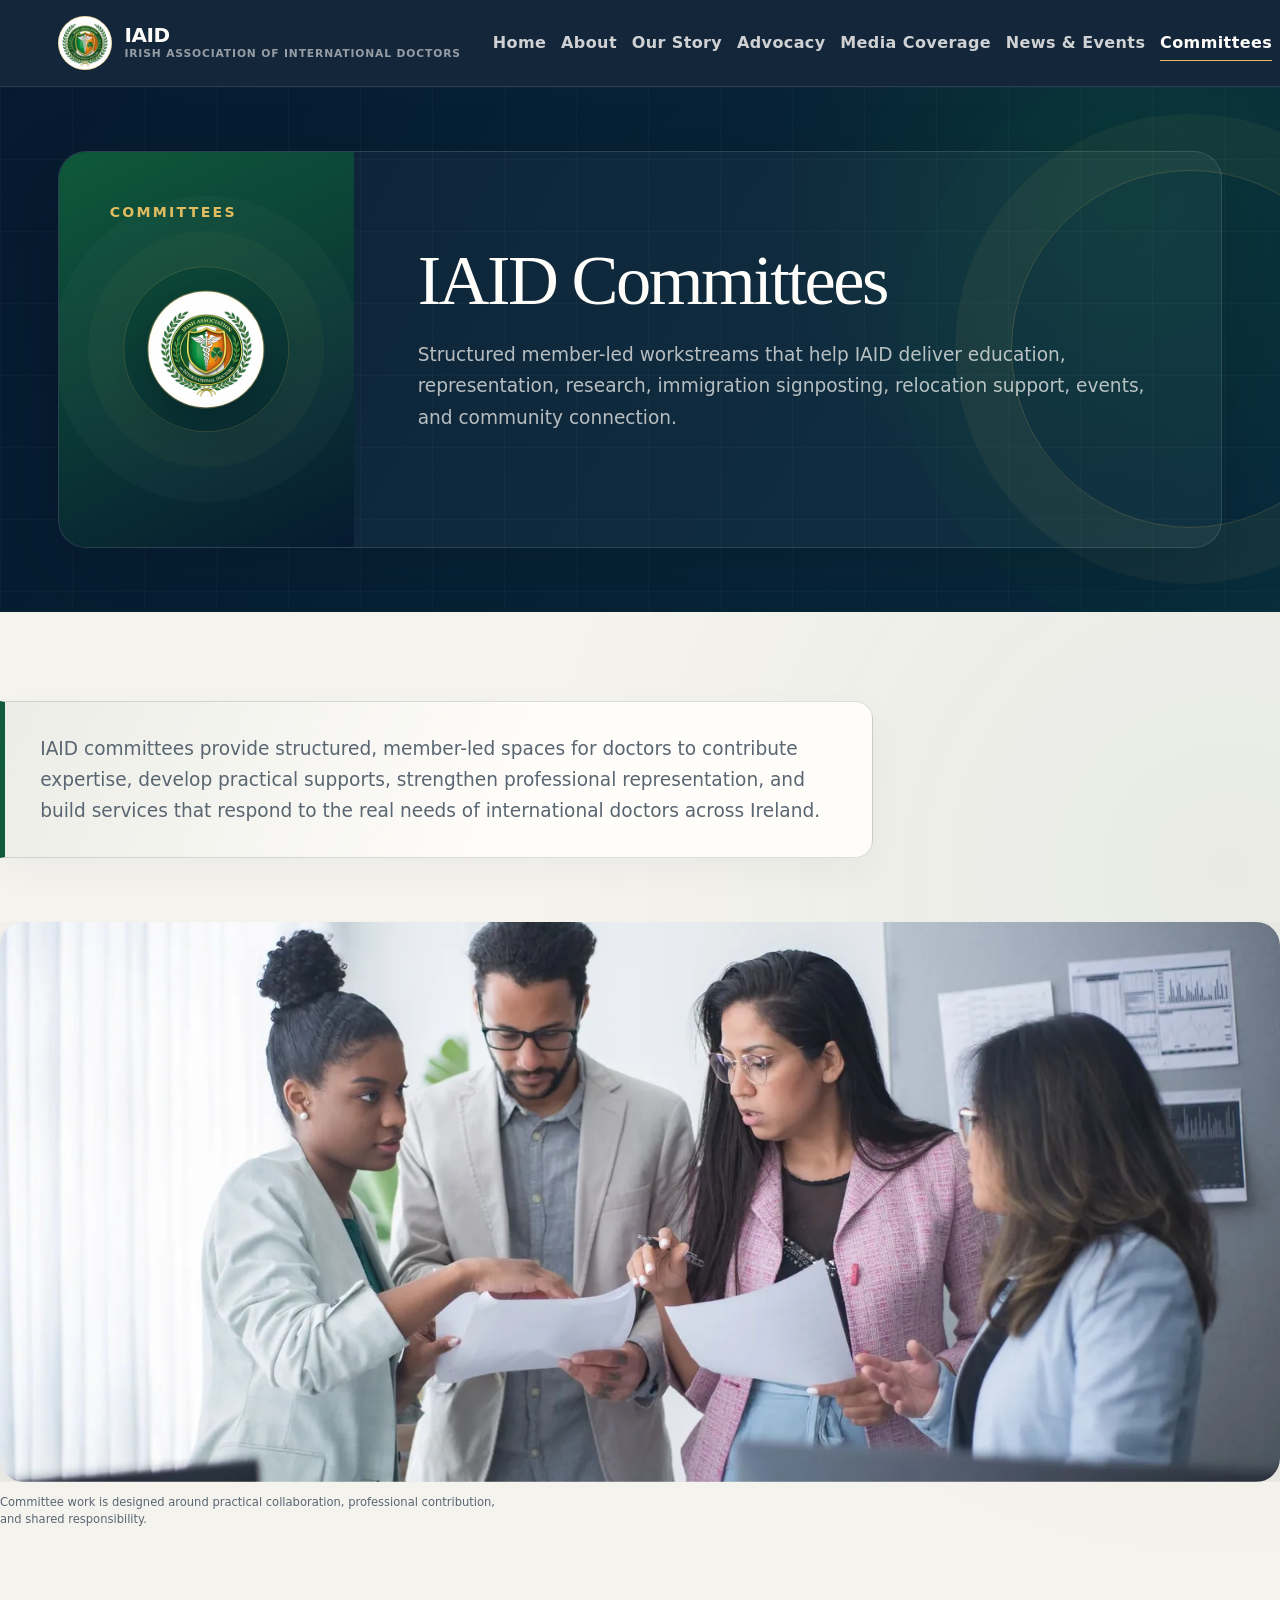
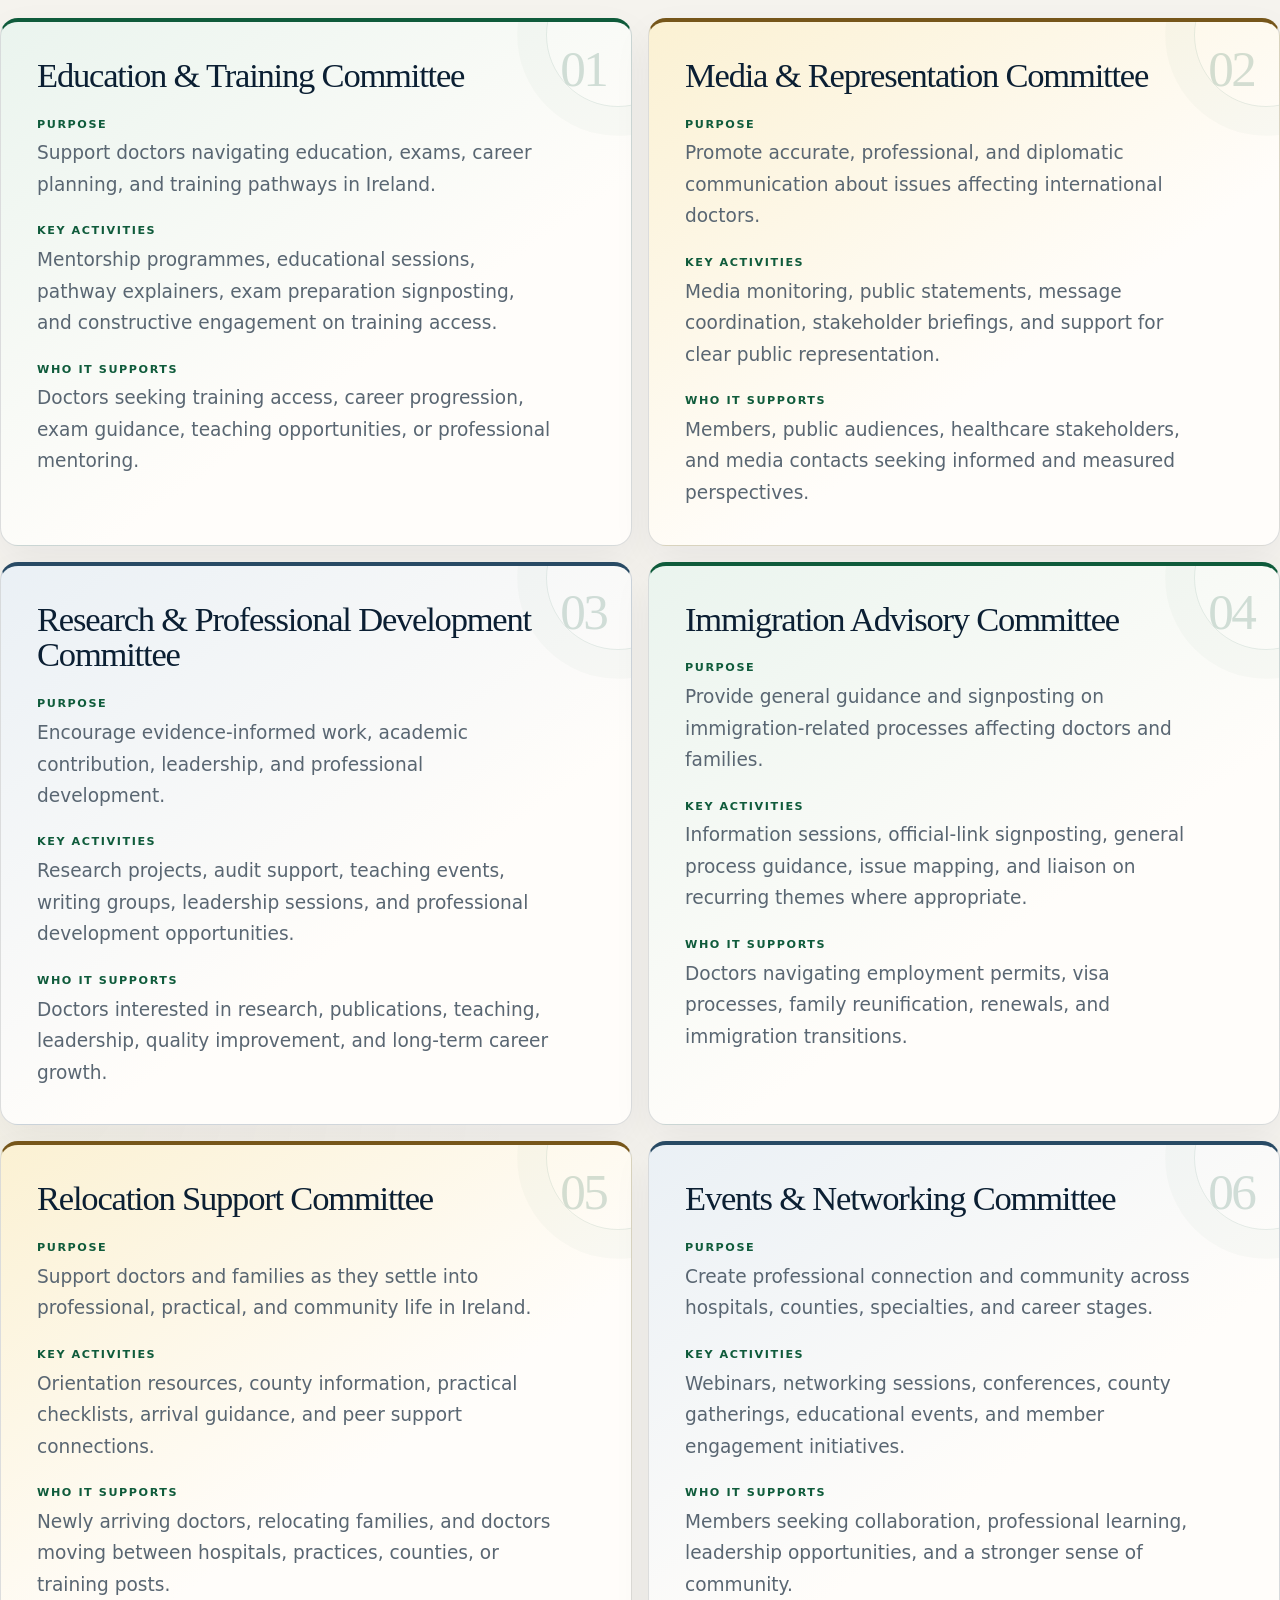
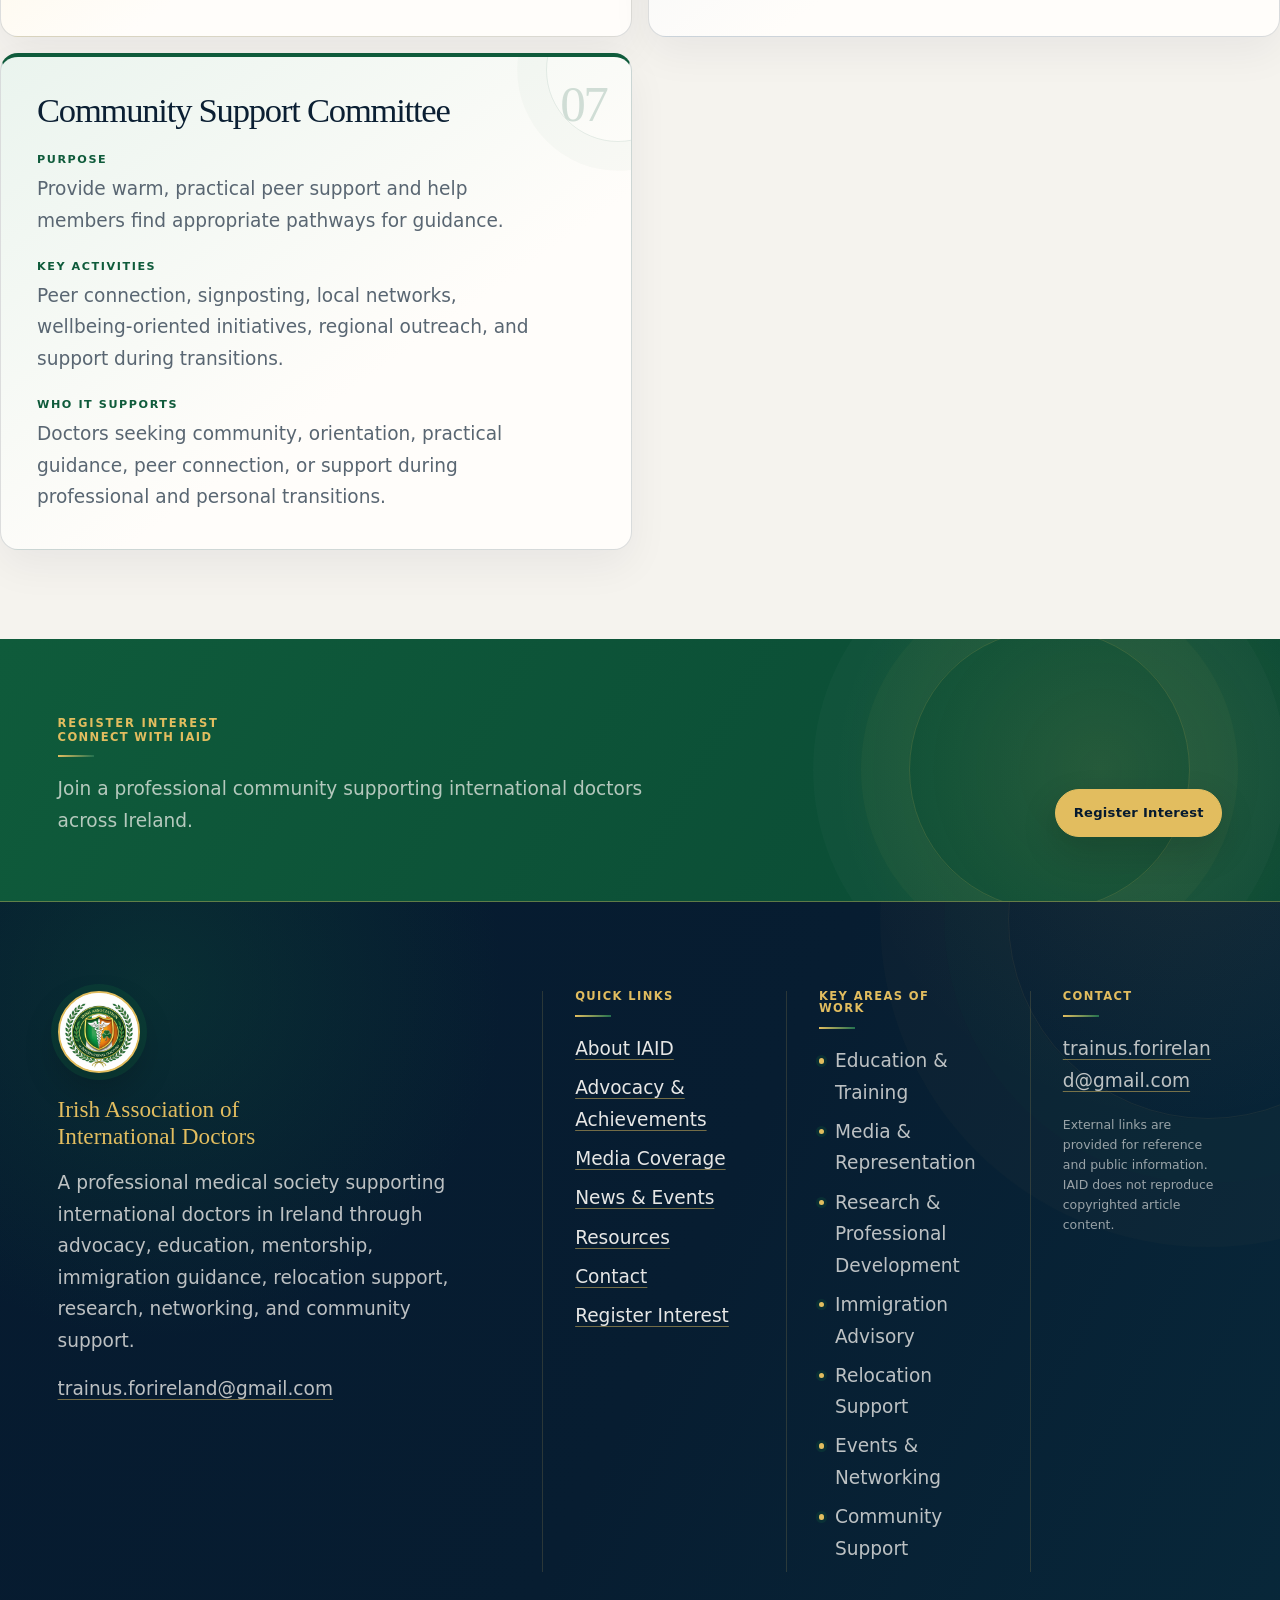
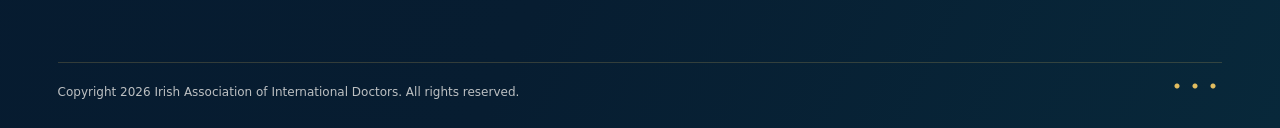
<file: committees/index.html>
<!doctype html>
<html lang="en-IE">
<head>
	<meta charset="UTF-8">
	<meta name="viewport" content="width=device-width, initial-scale=1">
	<link rel="icon" type="image/png" sizes="256x256" href="../assets/images/iaid-logo.png">
	<link rel="apple-touch-icon" href="../assets/images/iaid-logo.png">
	<title>IAID Committees | International Doctors in Ireland</title>
	<meta name="description" content="Learn how IAID committees support education, advocacy, research, immigration guidance, relocation, events, and community development.">
	<meta name="robots" content="index, follow">
	<link rel="canonical" href="https://theiaid.org/committees/">
	<meta property="og:type" content="website">
	<meta property="og:locale" content="en_IE">
	<meta property="og:site_name" content="Irish Association of International Doctors">
	<meta property="og:title" content="IAID Committees | International Doctors in Ireland">
	<meta property="og:description" content="Explore IAID's committees and their work supporting international doctors across Ireland.">
	<meta property="og:url" content="https://theiaid.org/committees/">
	<meta property="og:image" content="https://theiaid.org/assets/images/iaid-social-preview-editorial.jpg">
	<meta property="og:image:alt" content="IAID — Irish Association of International Doctors">
	<meta name="twitter:card" content="summary_large_image">
	<meta name="twitter:title" content="IAID Committees | International Doctors in Ireland">
	<meta name="twitter:description" content="Explore IAID's committees and their work supporting international doctors across Ireland.">
	<meta name="twitter:image" content="https://theiaid.org/assets/images/iaid-social-preview-editorial.jpg">
	<link rel="stylesheet" href="../assets/css/site.css">
	<script src="../assets/js/site.js" defer></script>
</head>
<body class="page ia-page-committees">
<a class="skip-link screen-reader-text" href="#primary">Skip to content</a>
<header class="site-header" data-site-header>
	<span class="scroll-progress" data-scroll-progress aria-hidden="true"></span>
	<div class="header-utility">
		<div class="wrap header-utility-inner">
			<span>Professional medical society supporting international doctors in Ireland</span>
			<a href="mailto:trainus.forireland@gmail.com">trainus.forireland@gmail.com</a>
		</div>
	</div>
	<div class="wrap header-inner">
		<div class="brand">
			<a href="../" class="site-logo-link" rel="home"><img class="site-logo" src="../assets/images/iaid-logo-official.jpeg" alt="Irish Association of International Doctors" width="1024" height="1024"></a>
			<div class="brand-text">
				<p class="site-name">IAID</p>
				<p class="site-tagline">Irish Association of International Doctors</p>
			</div>
		</div>
		<button class="menu-toggle" type="button" data-menu-toggle aria-controls="site-navigation" aria-expanded="false">
			<span class="menu-toggle-lines" aria-hidden="true"></span>
			<span class="screen-reader-text">Menu</span>
		</button>
		<nav id="site-navigation" class="site-navigation" aria-label="Primary menu">
			<ul id="primary-menu" class="primary-menu menu">
				<li><a href="../">Home</a></li>
				<li><a href="../about-iaid/">About</a></li>
				<li><a href="../our-story/">Our Story</a></li>
				<li><a href="../advocacy-achievements/">Advocacy</a></li>
				<li><a href="../media-coverage/">Media Coverage</a></li>
				<li><a href="../news-events/">News &amp; Events</a></li>
				<li class="current-menu-item"><a href="../committees/" aria-current="page">Committees</a></li>
				<li><a href="../resources/">Resources</a></li>
				<li><a href="../contact/">Contact</a></li>
				<li><a href="../membership-register-interest/">Register Interest</a></li>
			</ul>
		</nav>
	</div>
</header>
<main id="primary" class="site-main ia-page ia-page-committees">
	<section class="ia-page-hero">
		<div class="wrap ia-page-hero-inner ia-reveal">
			<span class="ia-label">Committees</span>
			<h1>IAID Committees</h1>
			<p>Structured member-led workstreams that help IAID deliver education, representation, research, immigration signposting, relocation support, events, and community connection.</p>
		</div>
	</section>
	<section class="ia-page-content ia-committee-page">
		<div class="wrap ia-prose ia-reveal">
<div class="iaid-page-intro">
	<p>IAID committees provide structured, member-led spaces for doctors to contribute expertise, develop practical supports, strengthen professional representation, and build services that respond to the real needs of international doctors across Ireland.</p>
</div>
<figure class="editorial-figure editorial-break editorial-figure-committees">
	<picture>
		<source type="image/webp" srcset="../assets/images/editorial/about-professional-community-960.webp 960w, ../assets/images/editorial/about-professional-community-1600.webp 1600w" sizes="(max-width: 760px) 92vw, 82vw">
		<img src="../assets/images/editorial/about-professional-community.jpg" alt="Healthcare professionals collaborating around documents in a workplace setting." width="1600" height="1068" loading="lazy" decoding="async">
	</picture>
	<figcaption>Committee work is designed around practical collaboration, professional contribution, and shared responsibility.</figcaption>
</figure>
<div class="committee-grid">
	<article><h2>Education &amp; Training Committee</h2><h3>Purpose</h3><p>Support doctors navigating education, exams, career planning, and training pathways in Ireland.</p><h3>Key activities</h3><p>Mentorship programmes, educational sessions, pathway explainers, exam preparation signposting, and constructive engagement on training access.</p><h3>Who it supports</h3><p>Doctors seeking training access, career progression, exam guidance, teaching opportunities, or professional mentoring.</p></article>
	<article><h2>Media &amp; Representation Committee</h2><h3>Purpose</h3><p>Promote accurate, professional, and diplomatic communication about issues affecting international doctors.</p><h3>Key activities</h3><p>Media monitoring, public statements, message coordination, stakeholder briefings, and support for clear public representation.</p><h3>Who it supports</h3><p>Members, public audiences, healthcare stakeholders, and media contacts seeking informed and measured perspectives.</p></article>
	<article><h2>Research &amp; Professional Development Committee</h2><h3>Purpose</h3><p>Encourage evidence-informed work, academic contribution, leadership, and professional development.</p><h3>Key activities</h3><p>Research projects, audit support, teaching events, writing groups, leadership sessions, and professional development opportunities.</p><h3>Who it supports</h3><p>Doctors interested in research, publications, teaching, leadership, quality improvement, and long-term career growth.</p></article>
	<article><h2>Immigration Advisory Committee</h2><h3>Purpose</h3><p>Provide general guidance and signposting on immigration-related processes affecting doctors and families.</p><h3>Key activities</h3><p>Information sessions, official-link signposting, general process guidance, issue mapping, and liaison on recurring themes where appropriate.</p><h3>Who it supports</h3><p>Doctors navigating employment permits, visa processes, family reunification, renewals, and immigration transitions.</p></article>
	<article><h2>Relocation Support Committee</h2><h3>Purpose</h3><p>Support doctors and families as they settle into professional, practical, and community life in Ireland.</p><h3>Key activities</h3><p>Orientation resources, county information, practical checklists, arrival guidance, and peer support connections.</p><h3>Who it supports</h3><p>Newly arriving doctors, relocating families, and doctors moving between hospitals, practices, counties, or training posts.</p></article>
	<article><h2>Events &amp; Networking Committee</h2><h3>Purpose</h3><p>Create professional connection and community across hospitals, counties, specialties, and career stages.</p><h3>Key activities</h3><p>Webinars, networking sessions, conferences, county gatherings, educational events, and member engagement initiatives.</p><h3>Who it supports</h3><p>Members seeking collaboration, professional learning, leadership opportunities, and a stronger sense of community.</p></article>
	<article><h2>Community Support Committee</h2><h3>Purpose</h3><p>Provide warm, practical peer support and help members find appropriate pathways for guidance.</p><h3>Key activities</h3><p>Peer connection, signposting, local networks, wellbeing-oriented initiatives, regional outreach, and support during transitions.</p><h3>Who it supports</h3><p>Doctors seeking community, orientation, practical guidance, peer connection, or support during professional and personal transitions.</p></article>
</div>
		</div>
	</section>
</main>
<footer class="site-footer">
	<div class="footer-cta">
		<div class="wrap footer-cta-inner">
			<div>
				<p class="eyebrow">Register Interest</p>
				<h2>Connect with IAID</h2>
				<p>Join a professional community supporting international doctors across Ireland.</p>
			</div>
			<a class="button button-secondary" href="../membership-register-interest/">Register Interest</a>
		</div>
	</div>
	<div class="wrap footer-grid">
		<div class="footer-brand">
			<a href="../" class="footer-logo-link" rel="home"><img class="site-logo" src="../assets/images/iaid-logo-official.jpeg" alt="Irish Association of International Doctors" width="1024" height="1024"></a>
			<p class="footer-title">Irish Association of International Doctors</p>
			<p>A professional medical society supporting international doctors in Ireland through advocacy, education, mentorship, immigration guidance, relocation support, research, networking, and community support.</p>
			<a class="footer-email" href="mailto:trainus.forireland@gmail.com">trainus.forireland@gmail.com</a>
		</div>
		<div>
			<h2>Quick links</h2>
			<ul class="footer-menu menu">
				<li><a href="../about-iaid/">About IAID</a></li>
				<li><a href="../advocacy-achievements/">Advocacy &amp; Achievements</a></li>
				<li><a href="../media-coverage/">Media Coverage</a></li>
				<li><a href="../news-events/">News &amp; Events</a></li>
				<li><a href="../resources/">Resources</a></li>
				<li><a href="../contact/">Contact</a></li>
				<li><a href="../membership-register-interest/">Register Interest</a></li>
			</ul>
		</div>
		<div>
			<h2>Key areas of work</h2>
			<ul class="footer-list">
				<li>Education &amp; Training</li>
				<li>Media &amp; Representation</li>
				<li>Research &amp; Professional Development</li>
				<li>Immigration Advisory</li>
				<li>Relocation Support</li>
				<li>Events &amp; Networking</li>
				<li>Community Support</li>
			</ul>
		</div>
		<div>
			<h2>Contact</h2>
			<p><a href="mailto:trainus.forireland@gmail.com">trainus.forireland@gmail.com</a></p>
			<p class="footer-note">External links are provided for reference and public information. IAID does not reproduce copyrighted article content.</p>
		</div>
	</div>
	<div class="wrap footer-bottom">
		<p>Copyright 2026 Irish Association of International Doctors. All rights reserved.</p>
		<div class="footer-dots" aria-hidden="true"></div>
	</div>
</footer>
</body>
</html>
</file>
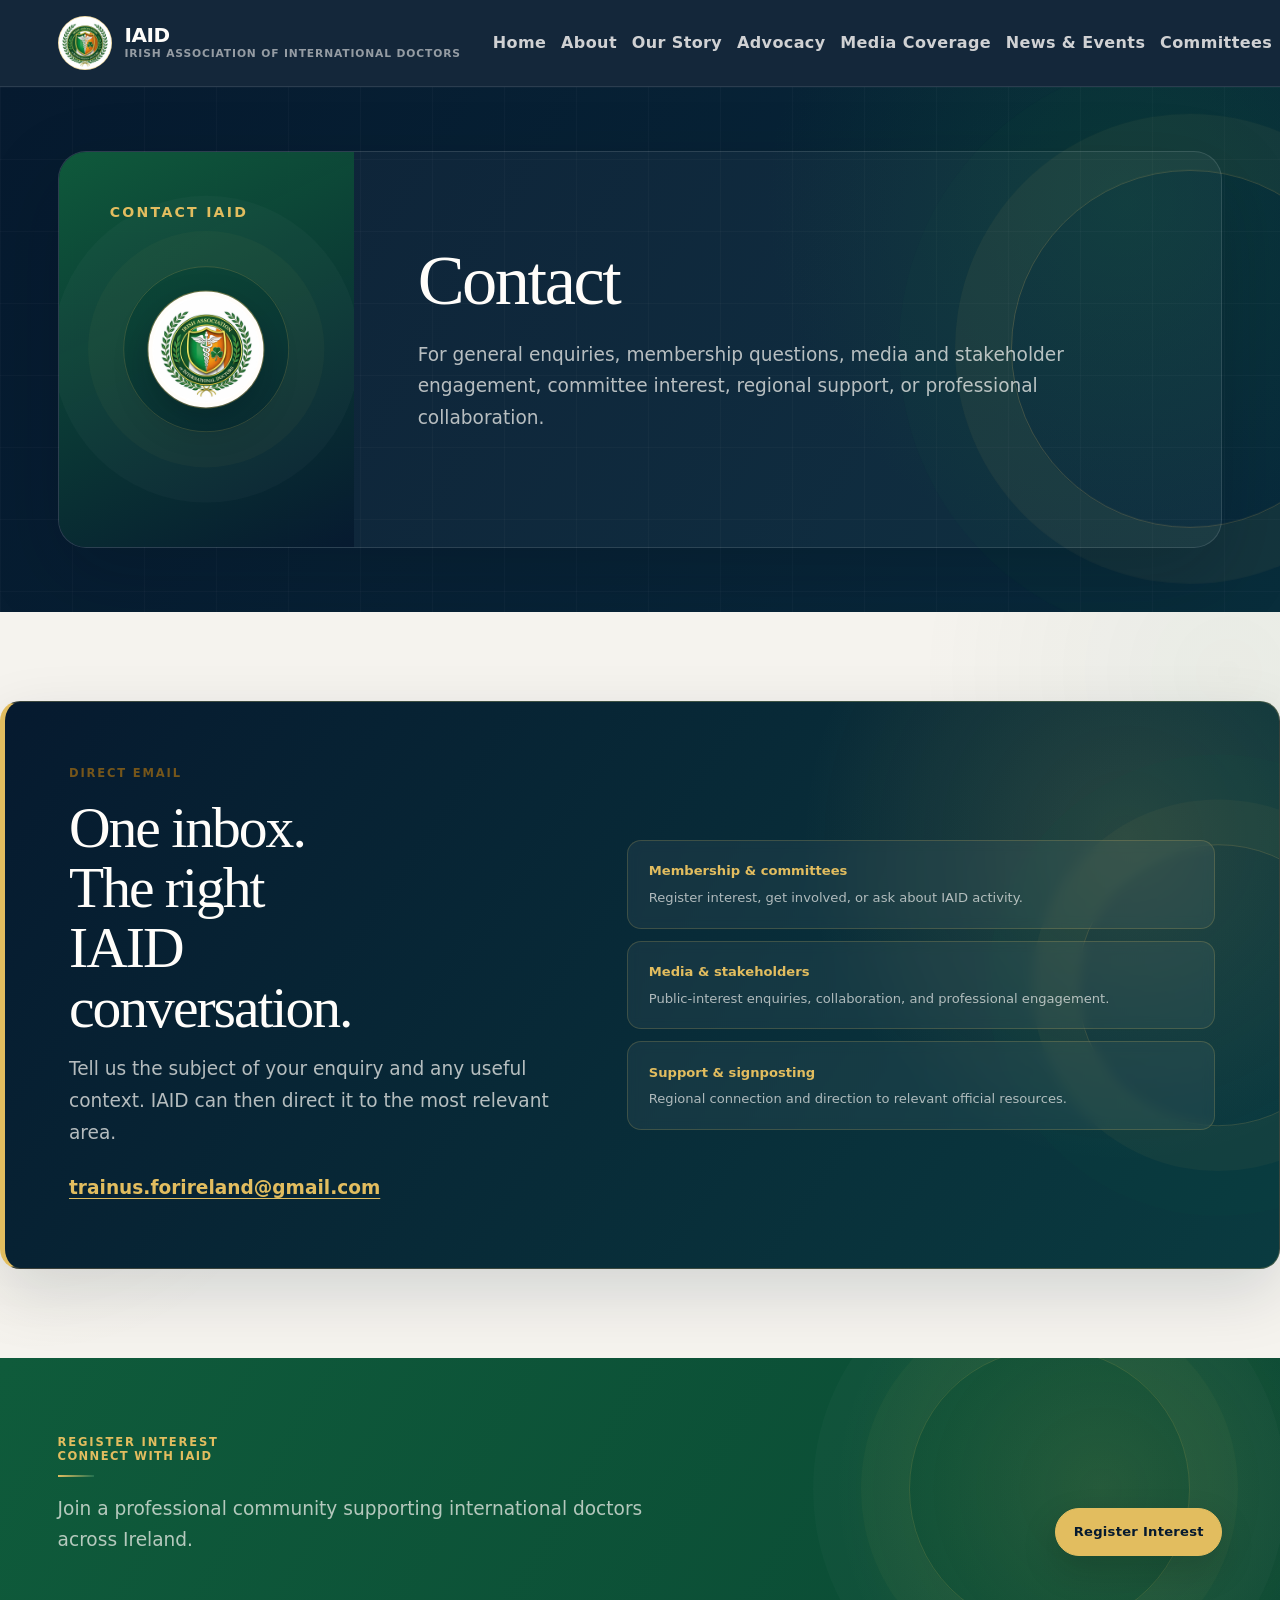
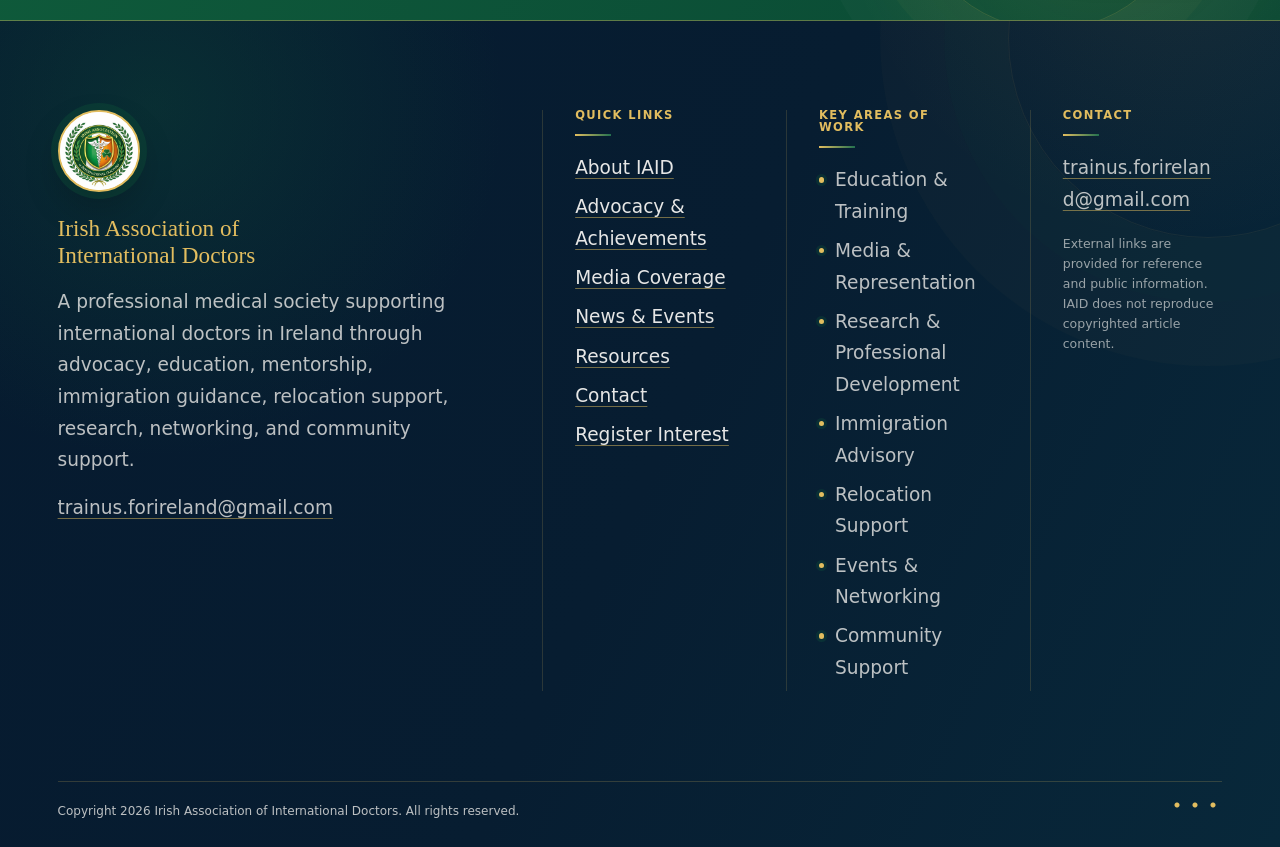
<file: contact/index.html>
<!doctype html>
<html lang="en-IE">
<head>
	<meta charset="UTF-8">
	<meta name="viewport" content="width=device-width, initial-scale=1">
	<link rel="icon" type="image/png" sizes="256x256" href="../assets/images/iaid-logo.png">
	<link rel="apple-touch-icon" href="../assets/images/iaid-logo.png">
	<title>Contact IAID | International Doctors in Ireland</title>
	<meta name="description" content="Contact the Irish Association of International Doctors for enquiries, collaboration, and support for international doctors in Ireland.">
	<meta name="robots" content="index, follow">
	<link rel="canonical" href="https://theiaid.org/contact/">
	<meta property="og:type" content="website">
	<meta property="og:locale" content="en_IE">
	<meta property="og:site_name" content="Irish Association of International Doctors">
	<meta property="og:title" content="Contact IAID | International Doctors in Ireland">
	<meta property="og:description" content="Contact IAID for enquiries, collaboration, and support for international doctors in Ireland.">
	<meta property="og:url" content="https://theiaid.org/contact/">
	<meta property="og:image" content="https://theiaid.org/assets/images/iaid-social-preview-editorial.jpg">
	<meta property="og:image:alt" content="IAID — Irish Association of International Doctors">
	<meta name="twitter:card" content="summary_large_image">
	<meta name="twitter:title" content="Contact IAID | International Doctors in Ireland">
	<meta name="twitter:description" content="Contact IAID for enquiries, collaboration, and support for international doctors in Ireland.">
	<meta name="twitter:image" content="https://theiaid.org/assets/images/iaid-social-preview-editorial.jpg">
	<link rel="stylesheet" href="../assets/css/site.css">
	<script src="../assets/js/site.js" defer></script>
</head>
<body class="page ia-page-contact">
<a class="skip-link screen-reader-text" href="#primary">Skip to content</a>
<header class="site-header" data-site-header>
	<span class="scroll-progress" data-scroll-progress aria-hidden="true"></span>
	<div class="header-utility">
		<div class="wrap header-utility-inner">
			<span>Professional medical society supporting international doctors in Ireland</span>
			<a href="mailto:trainus.forireland@gmail.com">trainus.forireland@gmail.com</a>
		</div>
	</div>
	<div class="wrap header-inner">
		<div class="brand">
			<a href="../" class="site-logo-link" rel="home"><img class="site-logo" src="../assets/images/iaid-logo-official.jpeg" alt="Irish Association of International Doctors" width="1024" height="1024"></a>
			<div class="brand-text">
				<p class="site-name">IAID</p>
				<p class="site-tagline">Irish Association of International Doctors</p>
			</div>
		</div>
		<button class="menu-toggle" type="button" data-menu-toggle aria-controls="site-navigation" aria-expanded="false">
			<span class="menu-toggle-lines" aria-hidden="true"></span>
			<span class="screen-reader-text">Menu</span>
		</button>
		<nav id="site-navigation" class="site-navigation" aria-label="Primary menu">
			<ul id="primary-menu" class="primary-menu menu">
				<li><a href="../">Home</a></li>
				<li><a href="../about-iaid/">About</a></li>
				<li><a href="../our-story/">Our Story</a></li>
				<li><a href="../advocacy-achievements/">Advocacy</a></li>
				<li><a href="../media-coverage/">Media Coverage</a></li>
				<li><a href="../news-events/">News &amp; Events</a></li>
				<li><a href="../committees/">Committees</a></li>
				<li><a href="../resources/">Resources</a></li>
				<li class="current-menu-item"><a href="../contact/" aria-current="page">Contact</a></li>
				<li><a href="../membership-register-interest/">Register Interest</a></li>
			</ul>
		</nav>
	</div>
</header>
<main id="primary" class="site-main ia-page ia-page-contact">
	<section class="ia-page-hero">
		<div class="wrap ia-page-hero-inner ia-reveal">
			<span class="ia-label">Contact IAID</span>
			<h1>Contact</h1>
			<p>For general enquiries, membership questions, media and stakeholder engagement, committee interest, regional support, or professional collaboration.</p>
		</div>
	</section>
	<section class="ia-page-content ia-contact-content">
		<div class="wrap ia-prose ia-reveal">
<div class="email-contact-card contact-primary-card">
	<div class="contact-primary-copy">
		<span class="ia-label">Direct email</span>
		<h2>One inbox. The right IAID conversation.</h2>
		<p>Tell us the subject of your enquiry and any useful context. IAID can then direct it to the most relevant area.</p>
		<a class="email-link" href="mailto:trainus.forireland@gmail.com">trainus.forireland@gmail.com</a>
	</div>
	<div class="contact-topic-grid" aria-label="Enquiry topics">
		<div><strong>Membership &amp; committees</strong><span>Register interest, get involved, or ask about IAID activity.</span></div>
		<div><strong>Media &amp; stakeholders</strong><span>Public-interest enquiries, collaboration, and professional engagement.</span></div>
		<div><strong>Support &amp; signposting</strong><span>Regional connection and direction to relevant official resources.</span></div>
	</div>
</div>
		</div>
	</section>
</main>
<footer class="site-footer">
	<div class="footer-cta">
		<div class="wrap footer-cta-inner">
			<div>
				<p class="eyebrow">Register Interest</p>
				<h2>Connect with IAID</h2>
				<p>Join a professional community supporting international doctors across Ireland.</p>
			</div>
			<a class="button button-secondary" href="../membership-register-interest/">Register Interest</a>
		</div>
	</div>
	<div class="wrap footer-grid">
		<div class="footer-brand">
			<a href="../" class="footer-logo-link" rel="home"><img class="site-logo" src="../assets/images/iaid-logo-official.jpeg" alt="Irish Association of International Doctors" width="1024" height="1024"></a>
			<p class="footer-title">Irish Association of International Doctors</p>
			<p>A professional medical society supporting international doctors in Ireland through advocacy, education, mentorship, immigration guidance, relocation support, research, networking, and community support.</p>
			<a class="footer-email" href="mailto:trainus.forireland@gmail.com">trainus.forireland@gmail.com</a>
		</div>
		<div>
			<h2>Quick links</h2>
			<ul class="footer-menu menu">
				<li><a href="../about-iaid/">About IAID</a></li>
				<li><a href="../advocacy-achievements/">Advocacy &amp; Achievements</a></li>
				<li><a href="../media-coverage/">Media Coverage</a></li>
				<li><a href="../news-events/">News &amp; Events</a></li>
				<li><a href="../resources/">Resources</a></li>
				<li><a href="../contact/">Contact</a></li>
				<li><a href="../membership-register-interest/">Register Interest</a></li>
			</ul>
		</div>
		<div>
			<h2>Key areas of work</h2>
			<ul class="footer-list">
				<li>Education &amp; Training</li>
				<li>Media &amp; Representation</li>
				<li>Research &amp; Professional Development</li>
				<li>Immigration Advisory</li>
				<li>Relocation Support</li>
				<li>Events &amp; Networking</li>
				<li>Community Support</li>
			</ul>
		</div>
		<div>
			<h2>Contact</h2>
			<p><a href="mailto:trainus.forireland@gmail.com">trainus.forireland@gmail.com</a></p>
			<p class="footer-note">External links are provided for reference and public information. IAID does not reproduce copyrighted article content.</p>
		</div>
	</div>
	<div class="wrap footer-bottom">
		<p>Copyright 2026 Irish Association of International Doctors. All rights reserved.</p>
		<div class="footer-dots" aria-hidden="true"></div>
	</div>
</footer>
</body>
</html>
</file>
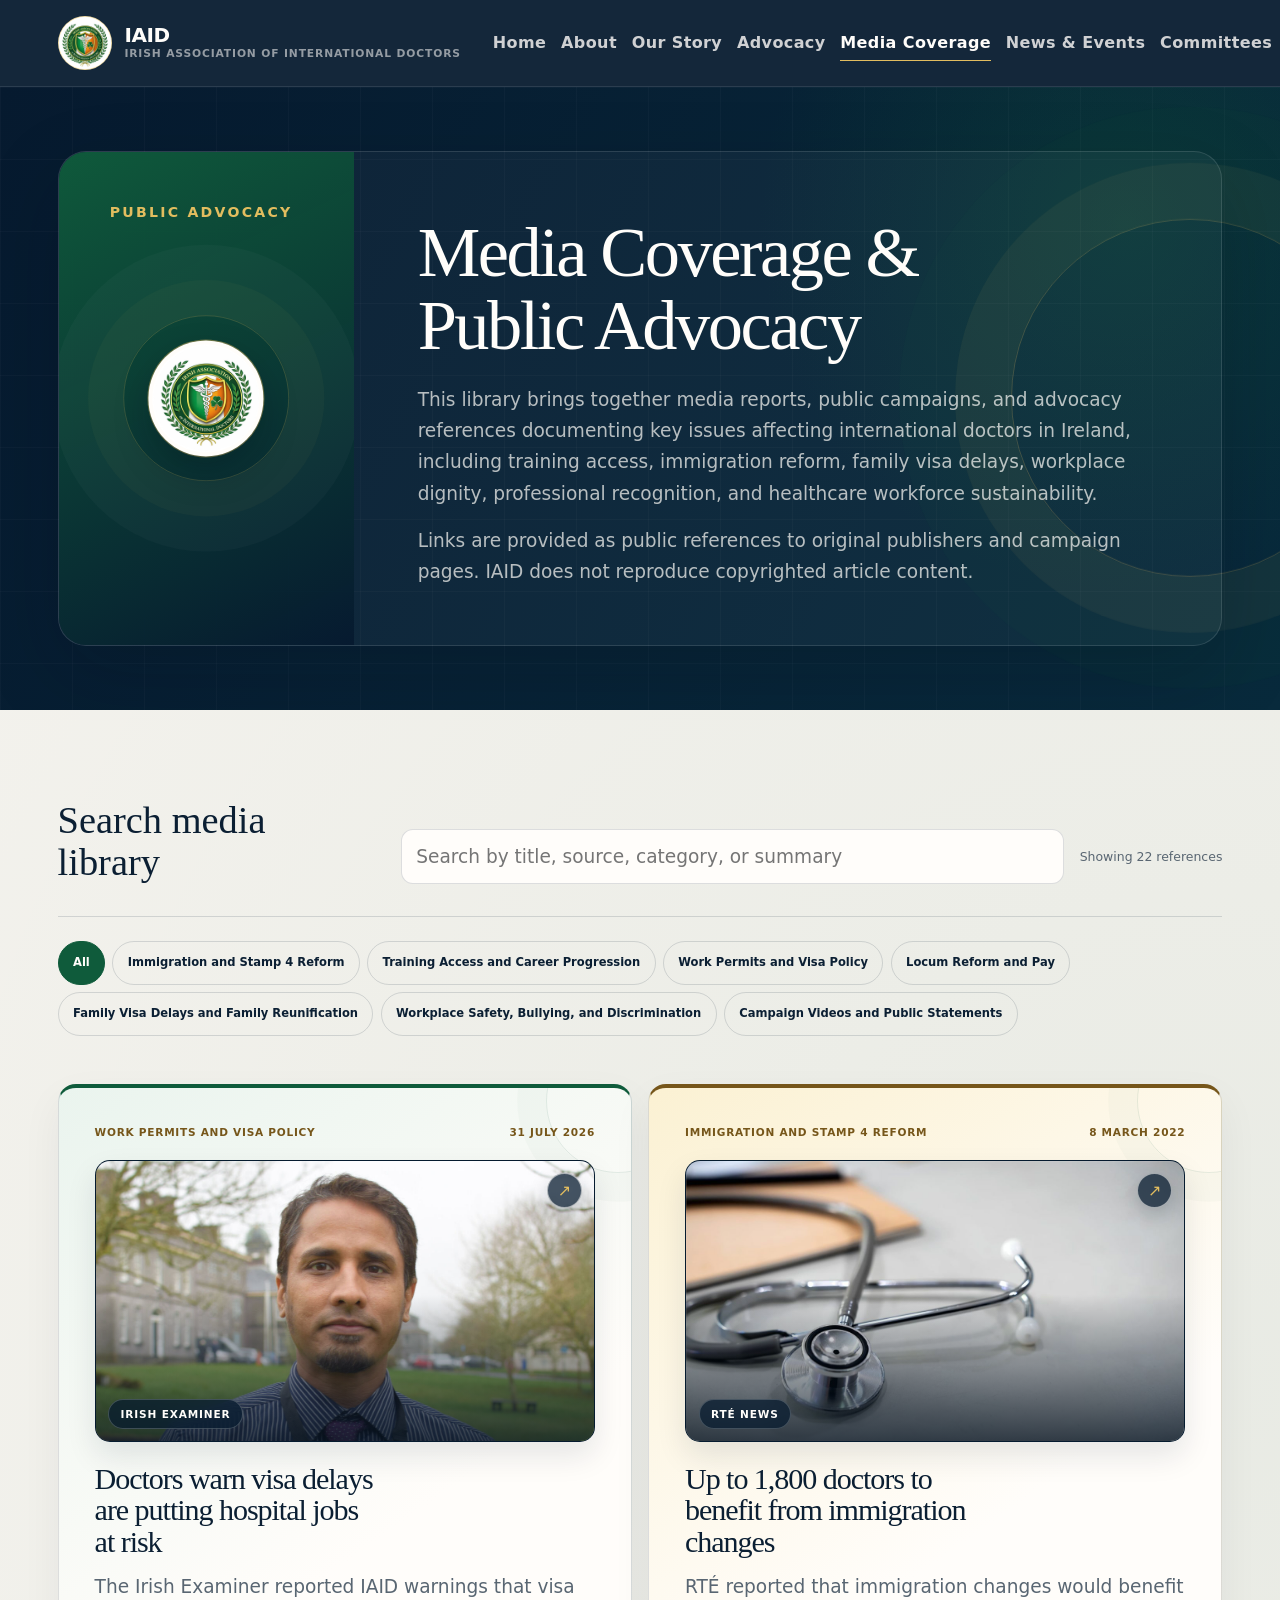
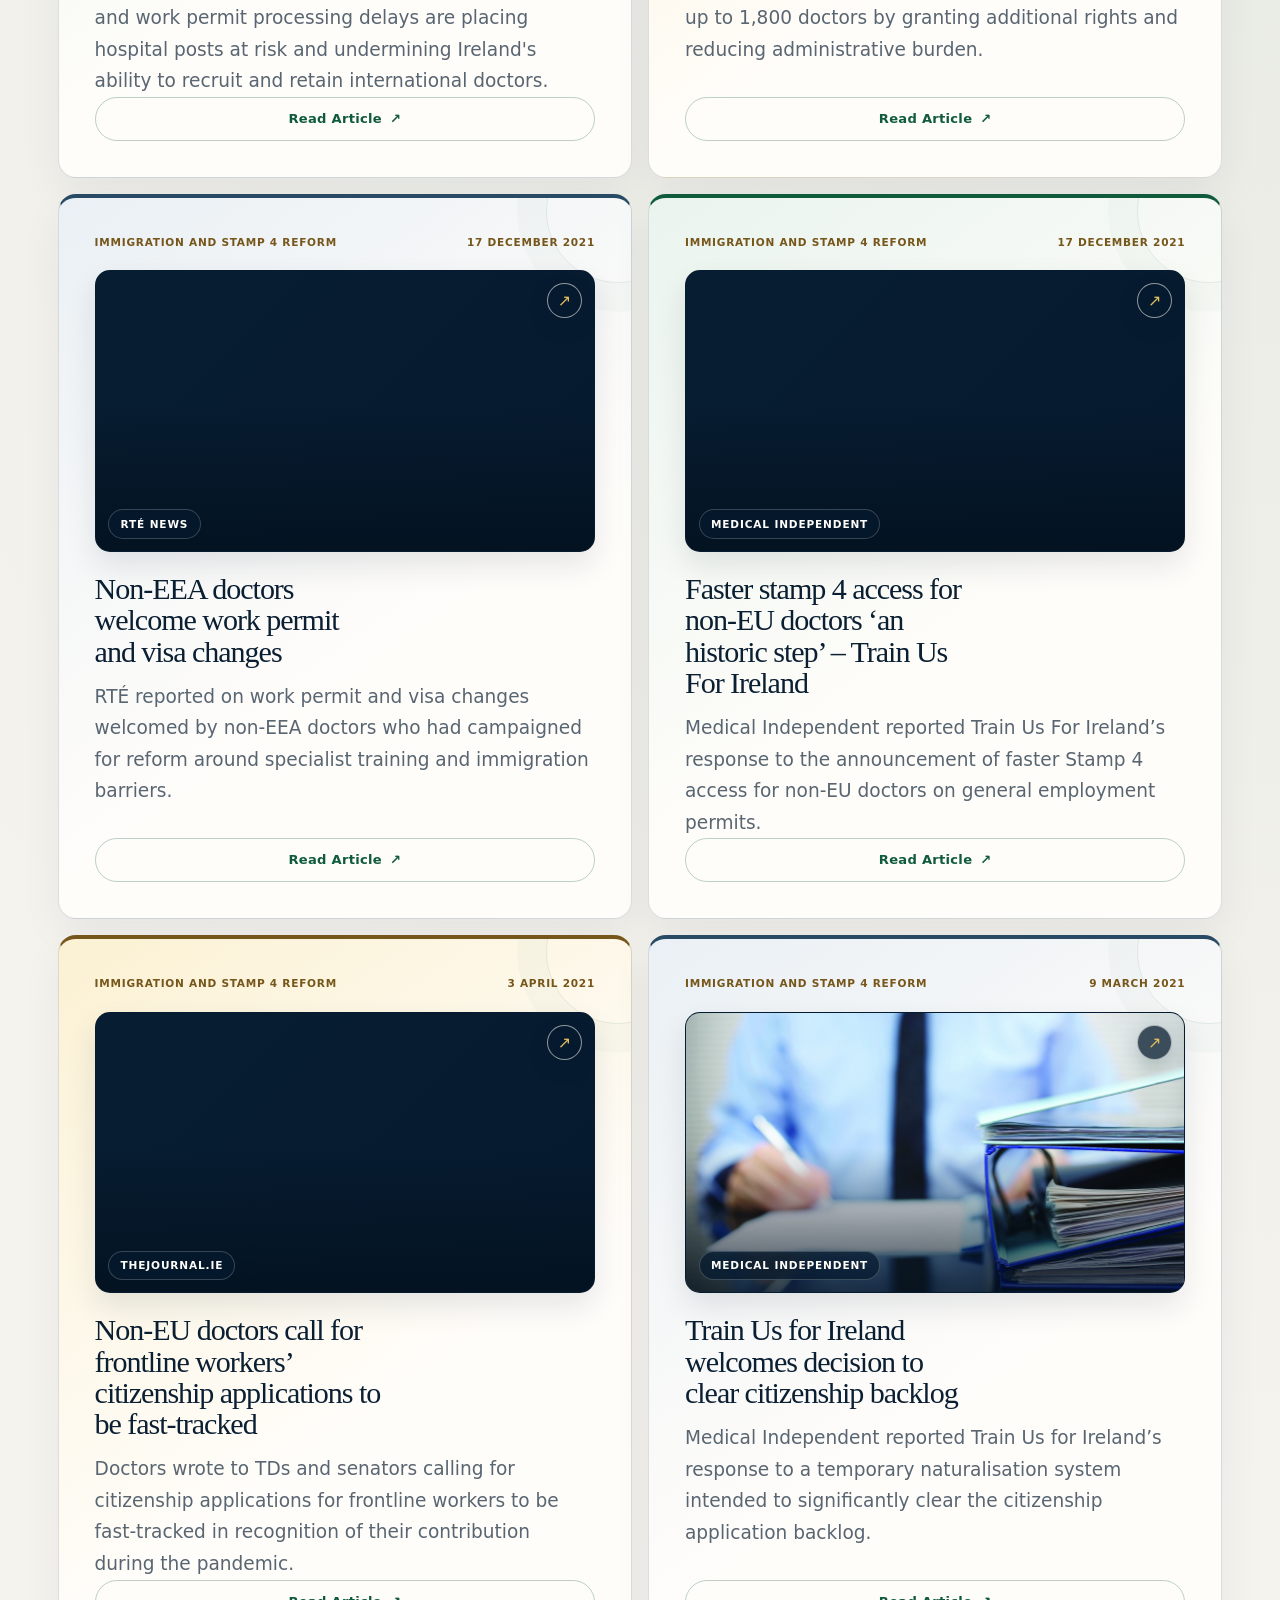
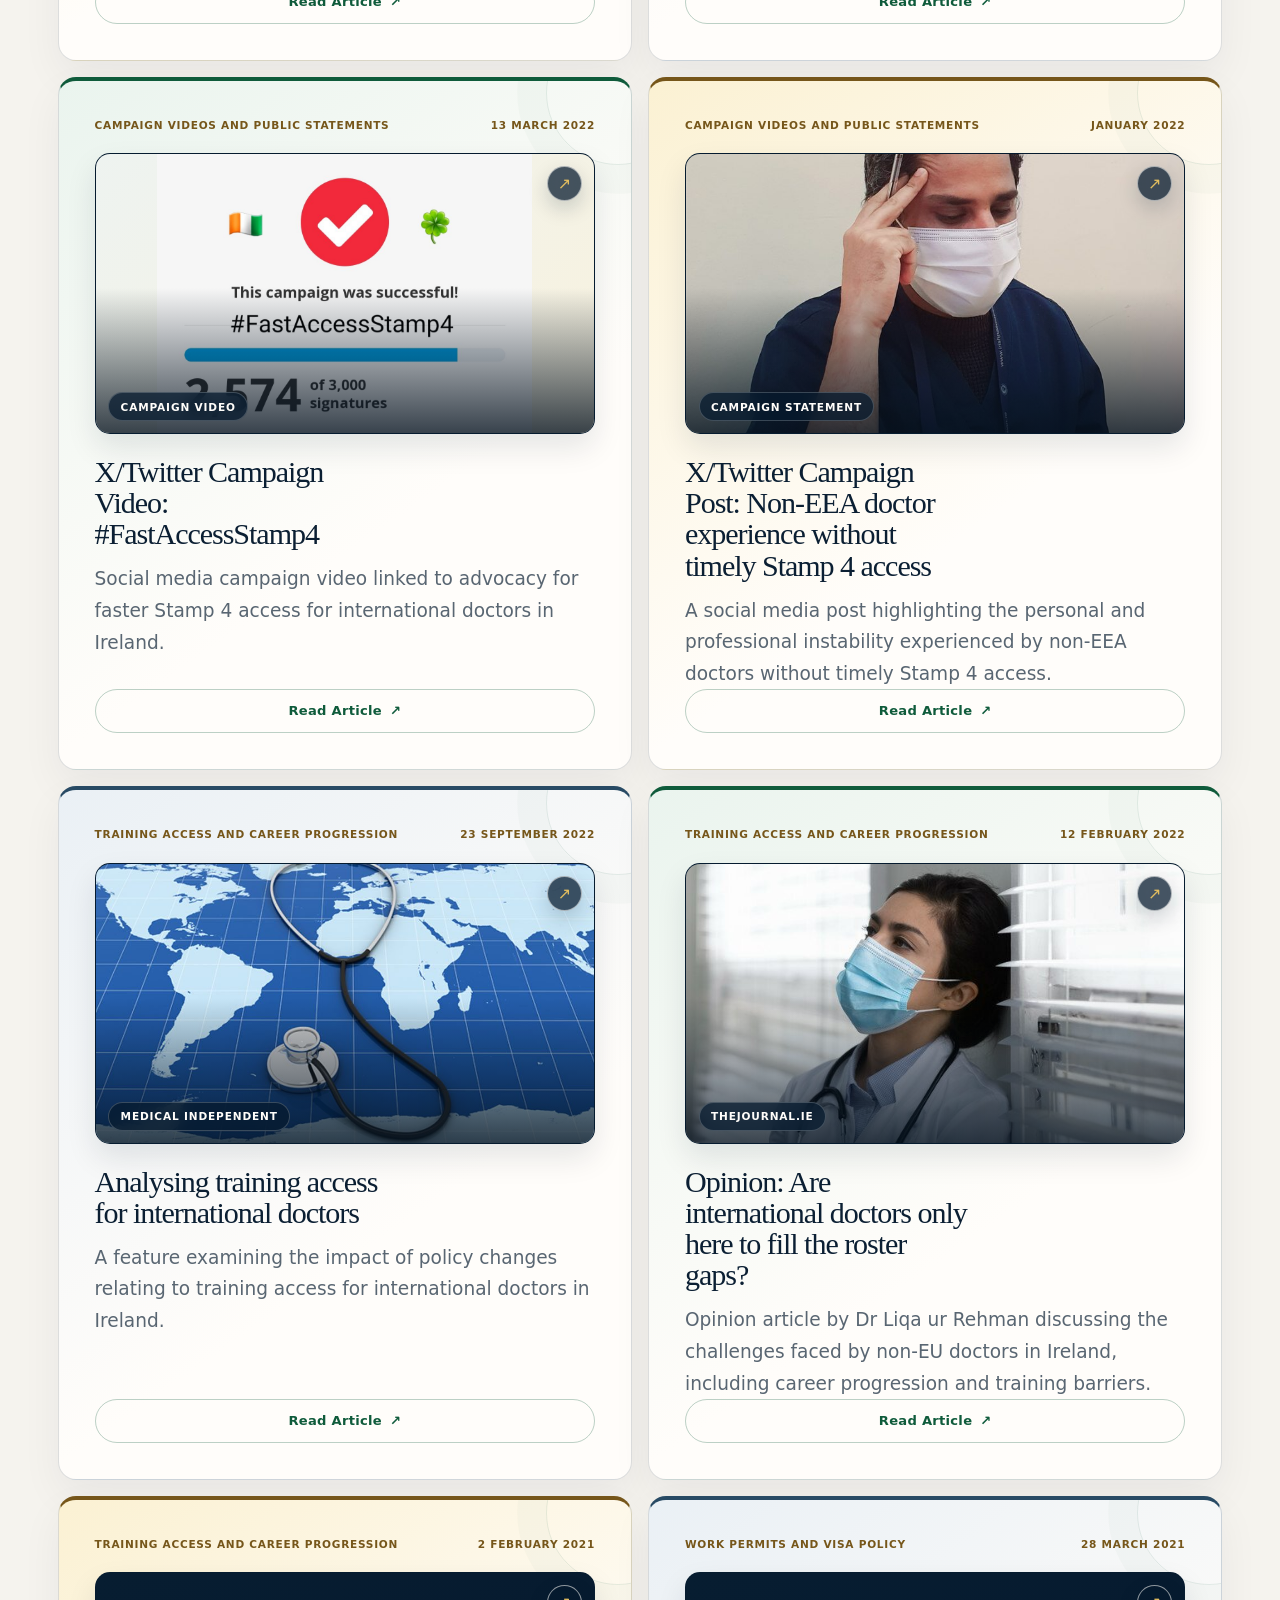
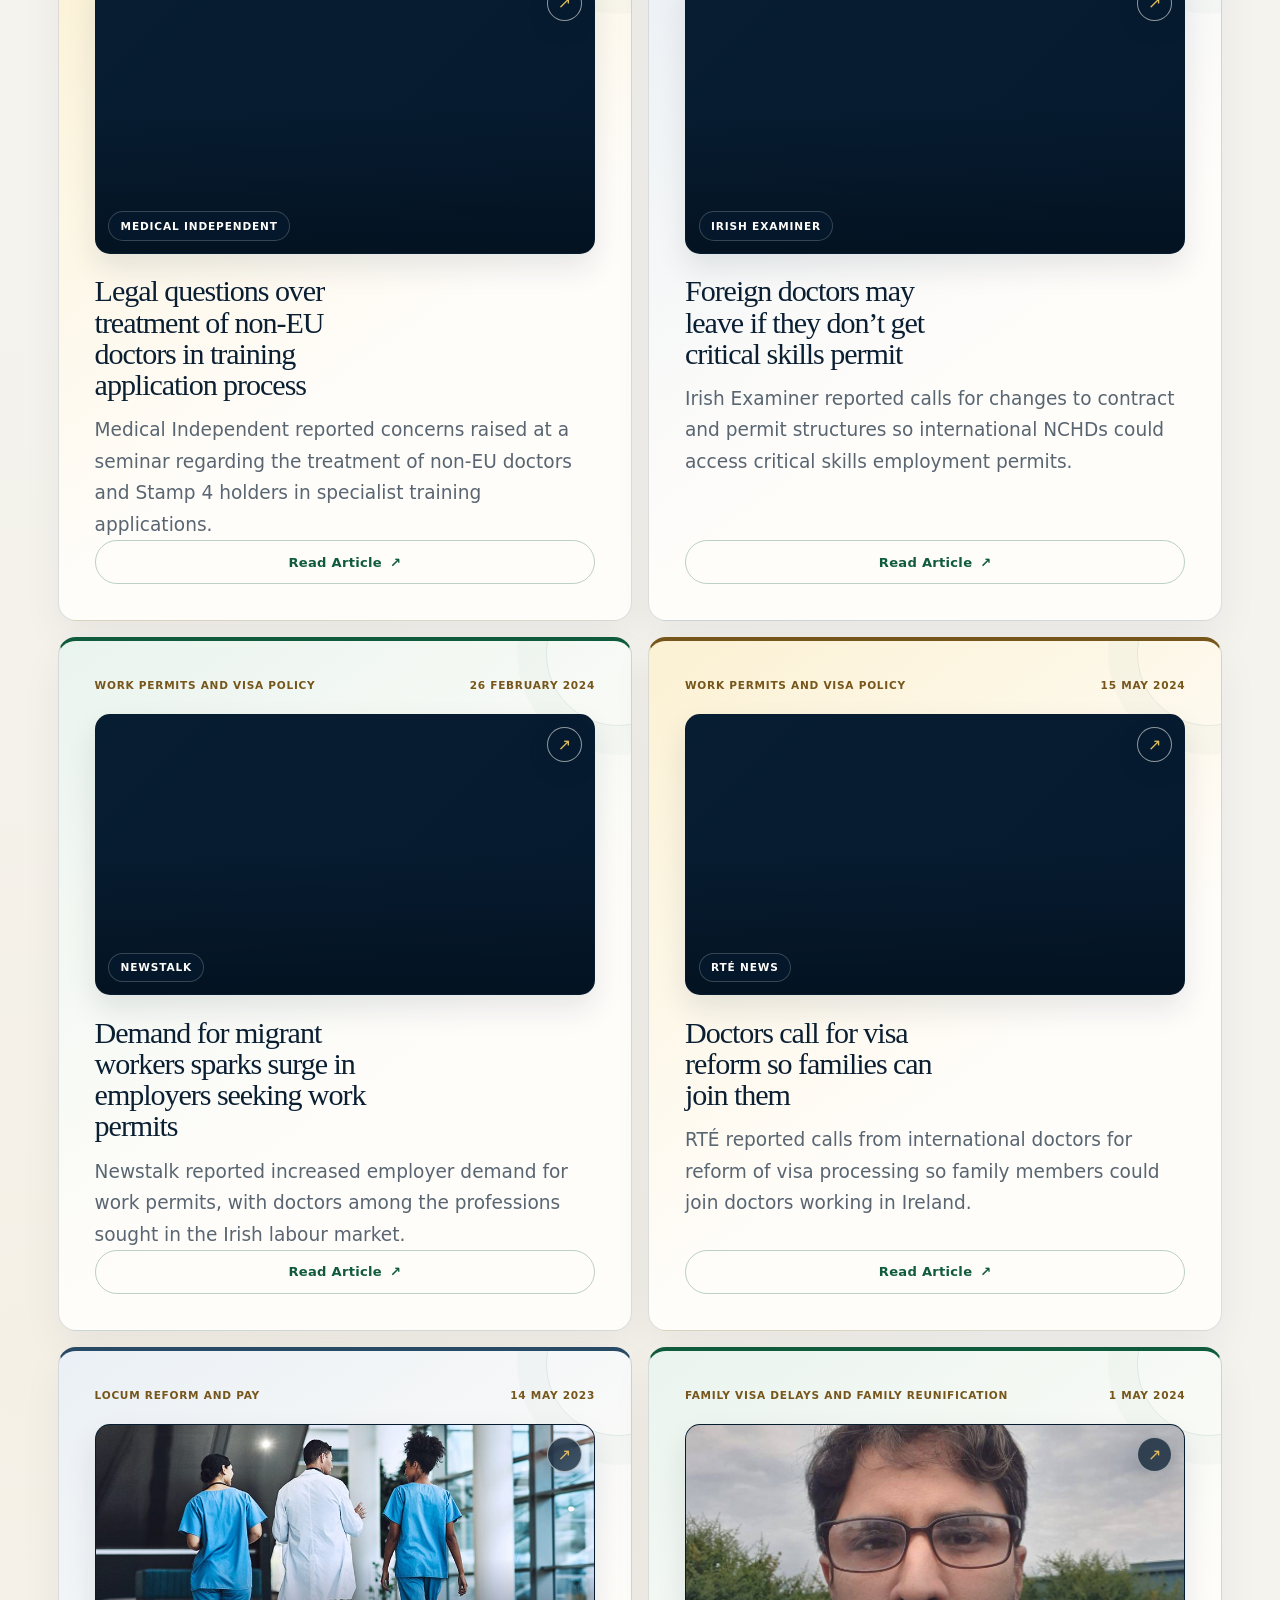
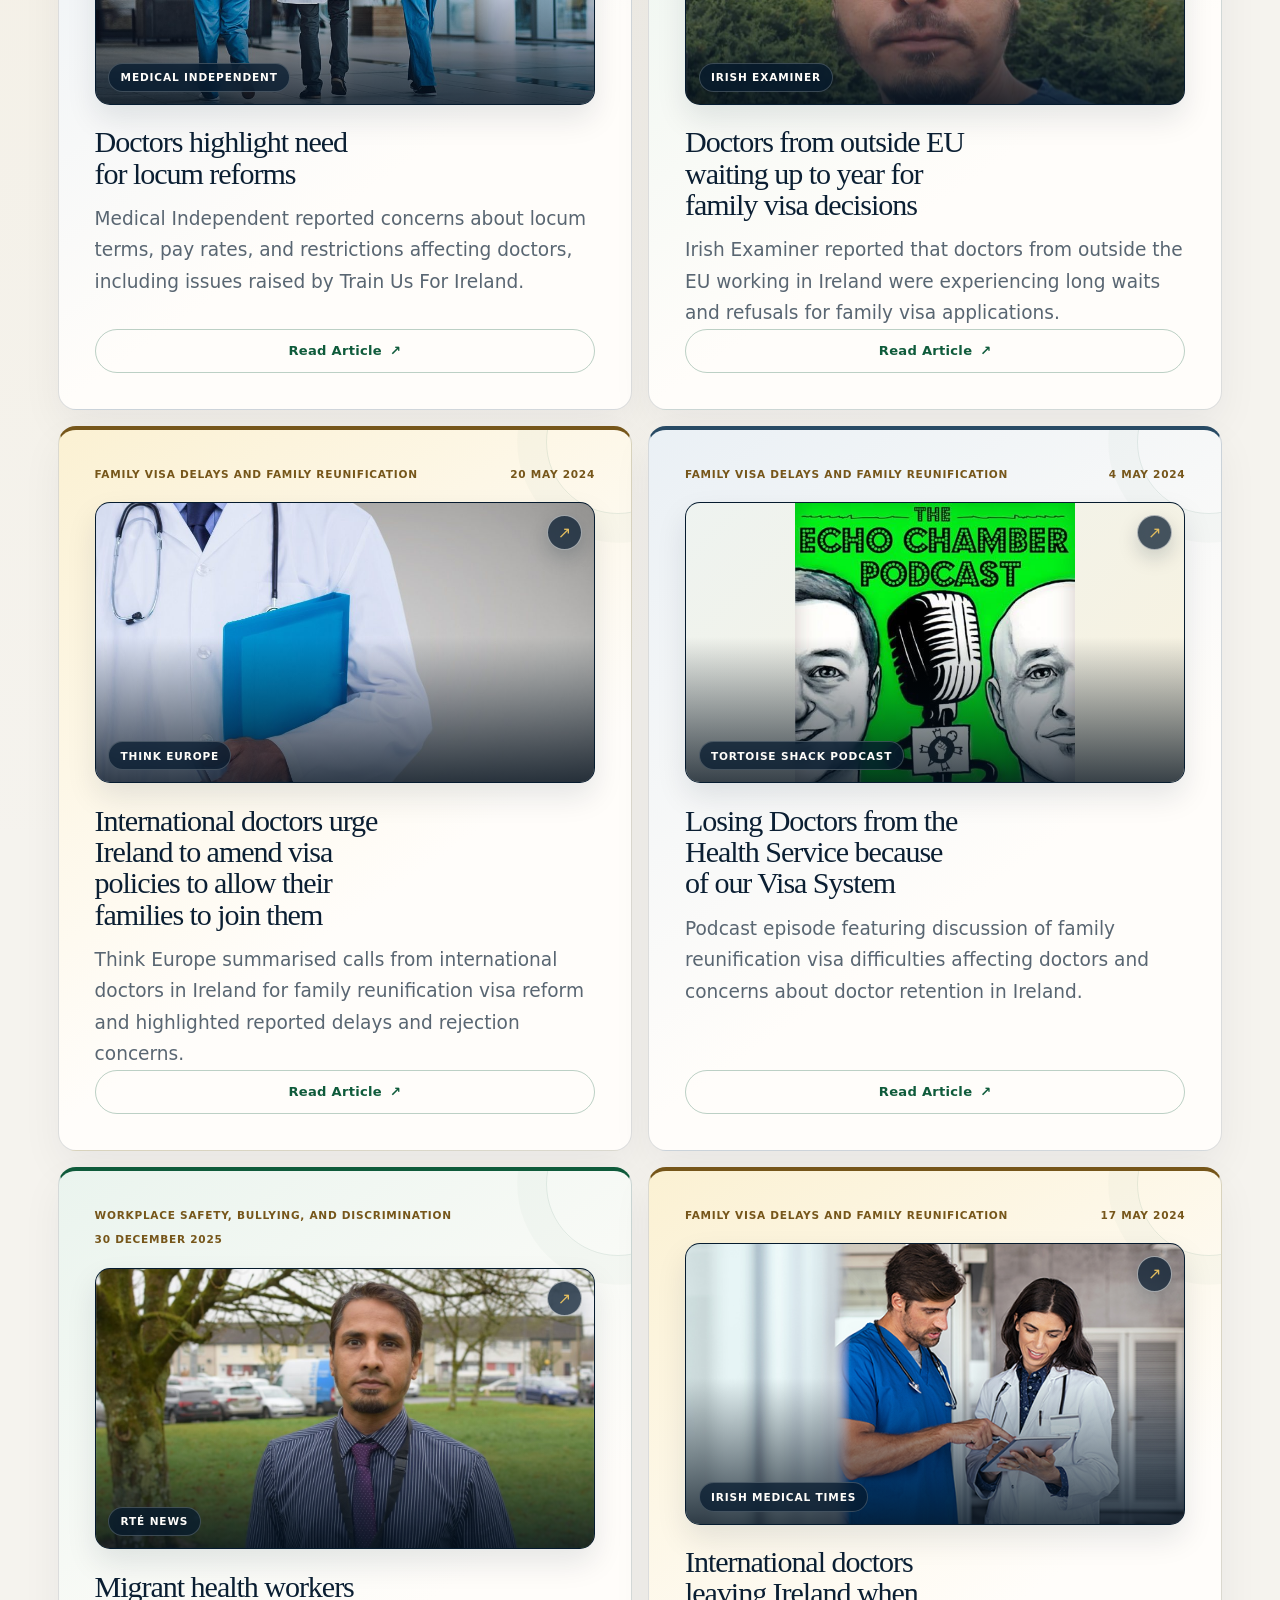
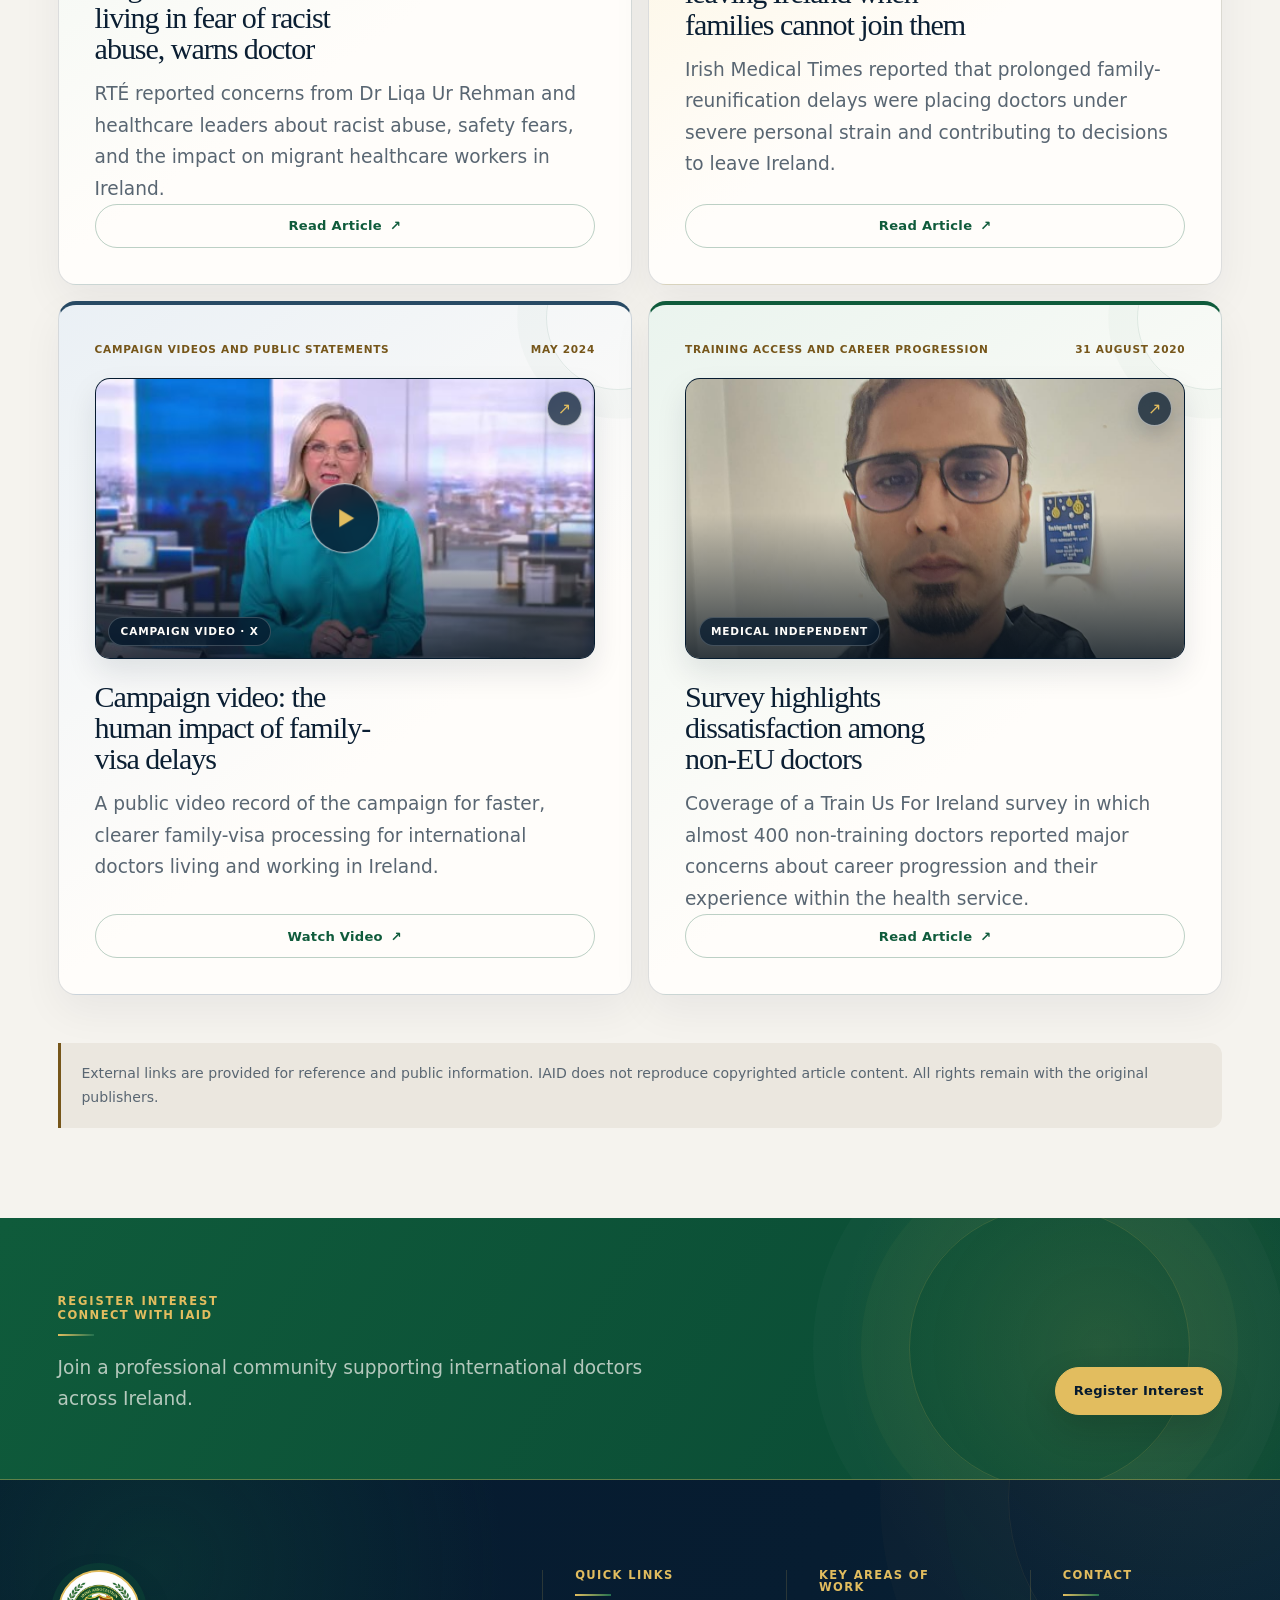
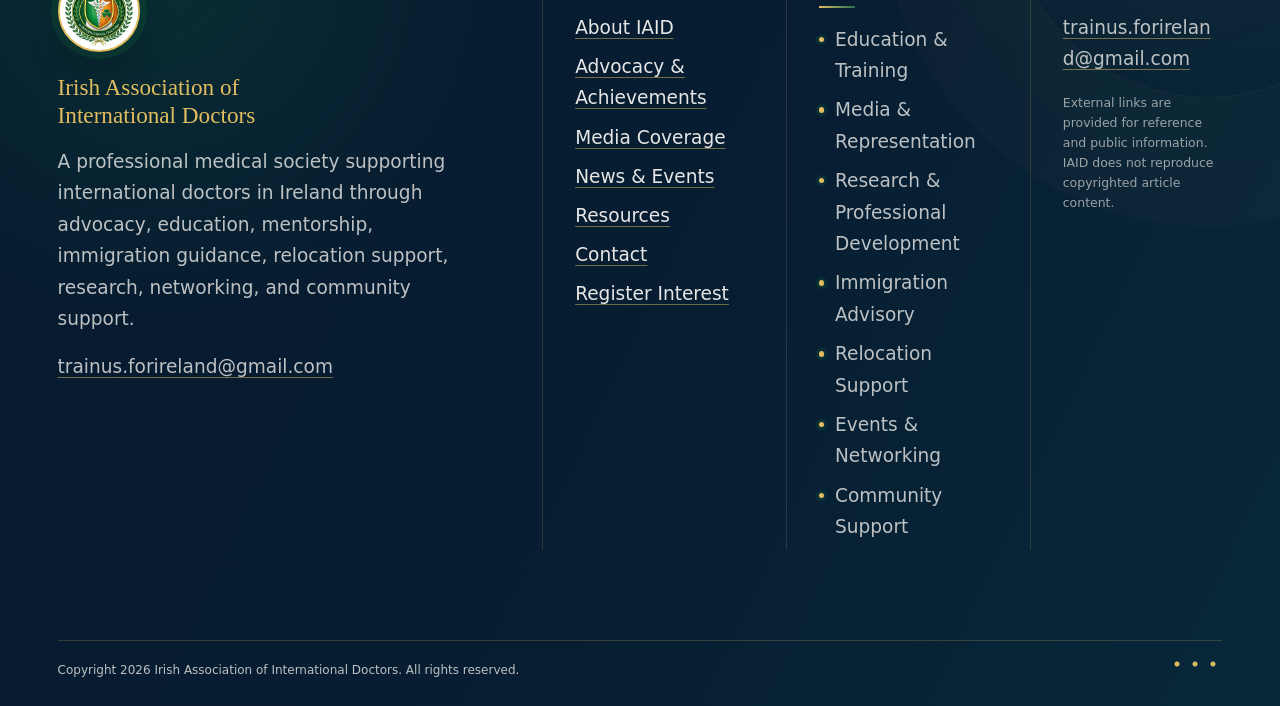
<file: media-coverage/index.html>
<!doctype html>
<html lang="en-IE">
<head>
	<meta charset="UTF-8">
	<meta name="viewport" content="width=device-width, initial-scale=1">
	<link rel="icon" type="image/png" sizes="256x256" href="../assets/images/iaid-logo.png">
	<link rel="apple-touch-icon" href="../assets/images/iaid-logo.png">
	<title>Media Coverage &amp; Public Advocacy | IAID</title>
	<meta name="description" content="Browse media coverage and public advocacy references documenting issues affecting international doctors working and training in Ireland.">
	<meta name="robots" content="index, follow">
	<link rel="canonical" href="https://theiaid.org/media-coverage/">
	<meta property="og:type" content="website">
	<meta property="og:locale" content="en_IE">
	<meta property="og:site_name" content="Irish Association of International Doctors">
	<meta property="og:title" content="Media Coverage &amp; Public Advocacy | IAID">
	<meta property="og:description" content="Media reports, campaigns, and public references documenting issues affecting international doctors in Ireland.">
	<meta property="og:url" content="https://theiaid.org/media-coverage/">
	<meta property="og:image" content="https://theiaid.org/assets/images/iaid-social-preview-editorial.jpg">
	<meta property="og:image:alt" content="IAID — Irish Association of International Doctors">
	<meta name="twitter:card" content="summary_large_image">
	<meta name="twitter:title" content="Media Coverage &amp; Public Advocacy | IAID">
	<meta name="twitter:description" content="Media reports, campaigns, and public references documenting issues affecting international doctors in Ireland.">
	<meta name="twitter:image" content="https://theiaid.org/assets/images/iaid-social-preview-editorial.jpg">
	<link rel="stylesheet" href="../assets/css/site.css">
	<script src="../assets/js/site.js" defer></script>
</head>
<body class="page ia-page-media">
<a class="skip-link screen-reader-text" href="#primary">Skip to content</a>
<header class="site-header" data-site-header>
	<span class="scroll-progress" data-scroll-progress aria-hidden="true"></span>
	<div class="header-utility">
		<div class="wrap header-utility-inner">
			<span>Professional medical society supporting international doctors in Ireland</span>
			<a href="mailto:trainus.forireland@gmail.com">trainus.forireland@gmail.com</a>
		</div>
	</div>
	<div class="wrap header-inner">
		<div class="brand">
			<a href="../" class="site-logo-link" rel="home"><img class="site-logo" src="../assets/images/iaid-logo-official.jpeg" alt="Irish Association of International Doctors" width="1024" height="1024"></a>
			<div class="brand-text">
				<p class="site-name">IAID</p>
				<p class="site-tagline">Irish Association of International Doctors</p>
			</div>
		</div>
		<button class="menu-toggle" type="button" data-menu-toggle aria-controls="site-navigation" aria-expanded="false">
			<span class="menu-toggle-lines" aria-hidden="true"></span>
			<span class="screen-reader-text">Menu</span>
		</button>
		<nav id="site-navigation" class="site-navigation" aria-label="Primary menu">
			<ul id="primary-menu" class="primary-menu menu">
				<li><a href="../">Home</a></li>
				<li><a href="../about-iaid/">About</a></li>
				<li><a href="../our-story/">Our Story</a></li>
				<li><a href="../advocacy-achievements/">Advocacy</a></li>
				<li class="current-menu-item"><a href="../media-coverage/" aria-current="page">Media Coverage</a></li>
				<li><a href="../news-events/">News &amp; Events</a></li>
				<li><a href="../committees/">Committees</a></li>
				<li><a href="../resources/">Resources</a></li>
				<li><a href="../contact/">Contact</a></li>
				<li><a href="../membership-register-interest/">Register Interest</a></li>
			</ul>
		</nav>
	</div>
</header>
<main id="primary" class="site-main ia-page ia-page-media">
	<section class="ia-page-hero ia-page-hero-media">
		<div class="wrap ia-page-hero-inner ia-reveal">
			<span class="ia-label">Public Advocacy</span>
			<h1>Media Coverage &amp; Public Advocacy</h1>
			<div class="ia-page-copy"><div class="iaid-page-intro">
	<p>This library brings together media reports, public campaigns, and advocacy references documenting key issues affecting international doctors in Ireland, including training access, immigration reform, family visa delays, workplace dignity, professional recognition, and healthcare workforce sustainability.</p>
	<p>Links are provided as public references to original publishers and campaign pages. IAID does not reproduce copyrighted article content.</p>
</div></div>
		</div>
	</section>
	<section class="ia-page-content ia-newsroom-library">
		<div class="wrap ia-reveal">
<div class="media-controls">
	<label class="media-search-label" for="iaid-media-search">Search media library</label>
	<div class="media-controls-inner">
		<input id="iaid-media-search" class="media-search-input" type="search" data-media-search placeholder="Search by title, source, category, or summary">
		<p class="media-result-count" data-media-result-count aria-live="polite">Showing 22 references</p>
	</div>
</div>
<div class="filter-toolbar" aria-label="Filter media coverage by category">
		<button class="filter-button is-active" type="button" data-media-filter="all">All</button>
		<button class="filter-button" type="button" data-media-filter="immigration-and-stamp-4-reform">Immigration and Stamp 4 Reform</button>
		<button class="filter-button" type="button" data-media-filter="training-access-and-career-progression">Training Access and Career Progression</button>
		<button class="filter-button" type="button" data-media-filter="work-permits-and-visa-policy">Work Permits and Visa Policy</button>
		<button class="filter-button" type="button" data-media-filter="locum-reform-and-pay">Locum Reform and Pay</button>
		<button class="filter-button" type="button" data-media-filter="family-visa-delays-and-family-reunification">Family Visa Delays and Family Reunification</button>
		<button class="filter-button" type="button" data-media-filter="workplace-safety-bullying-and-discrimination">Workplace Safety, Bullying, and Discrimination</button>
		<button class="filter-button" type="button" data-media-filter="campaign-videos-and-public-statements">Campaign Videos and Public Statements</button>
</div>

	<div id="media-library" class="media-grid" data-media-grid>
		<article class="media-card" data-media-category="work-permits-and-visa-policy" data-media-text="doctors warn visa delays are putting hospital jobs at risk irish examiner 31 july 2026 work permits and visa policy iaid warned that visa and work permit processing delays are placing hospital posts at risk and damaging ireland's ability to recruit and retain international doctors.">
			<div class="media-card-meta">
				<span>Work Permits and Visa Policy</span>
				<span>31 July 2026</span>
			</div>
			<a class="media-thumbnail" data-position="portrait" href="https://www.irishexaminer.com/news/arid-41889022.html" target="_blank" rel="noopener noreferrer" aria-label="Open this Irish Examiner article">
				<img src="../assets/images/media/irish-examiner-visa-delays-2026.jpg" alt="Dr Liqa Ur Rehman speaking about visa delays affecting international doctors in Ireland" width="1200" height="675" loading="lazy" decoding="async">
				<span class="media-thumbnail-source">Irish Examiner</span>
			</a>
			<h2>Doctors warn visa delays are putting hospital jobs at risk</h2>
			<p class="media-source">Irish Examiner</p>
			<p>The Irish Examiner reported IAID warnings that visa and work permit processing delays are placing hospital posts at risk and undermining Ireland's ability to recruit and retain international doctors.</p>
			<a class="button button-secondary" href="https://www.irishexaminer.com/news/arid-41889022.html" target="_blank" rel="noopener noreferrer">Read Article</a>
		</article>
		<article class="media-card" data-media-category="immigration-and-stamp-4-reform" data-media-text="up to 1,800 doctors to benefit from immigration changes rté news 8 march 2022 immigration and stamp 4 reform rté reported that immigration changes would benefit up to 1,800 doctors by granting additional rights and reducing administrative burden.">
			<div class="media-card-meta">
				<span>Immigration and Stamp 4 Reform</span>
				<span>8 March 2022</span>
			</div>
			<a class="media-thumbnail" href="https://www.rte.ie/news/ireland/2022/0308/1285113-doctors-immigration/" target="_blank" rel="noopener noreferrer" aria-label="Open this RT&Eacute; News article">
				<img src="../assets/images/media/media-01.jpg" alt="Stethoscope resting beside a notebook" width="1280" height="720" loading="lazy" decoding="async">
				<span class="media-thumbnail-source">RT&Eacute; News</span>
			</a>
			<h2>Up to 1,800 doctors to benefit from immigration changes</h2>
			<p class="media-source">RT&Eacute; News</p>
			<p>RT&Eacute; reported that immigration changes would benefit up to 1,800 doctors by granting additional rights and reducing administrative burden.</p>
			<a class="button button-secondary" href="https://www.rte.ie/news/ireland/2022/0308/1285113-doctors-immigration/" target="_blank" rel="noopener noreferrer">Read Article</a>
		</article>
		<article class="media-card" data-media-category="immigration-and-stamp-4-reform" data-media-text="non-eea doctors welcome work permit and visa changes rté news 17 december 2021 immigration and stamp 4 reform rté reported on work permit and visa changes welcomed by non-eea doctors who had campaigned for reform around specialist training and immigration barriers.">
			<div class="media-card-meta">
				<span>Immigration and Stamp 4 Reform</span>
				<span>17 December 2021</span>
			</div>
			<a class="media-thumbnail" href="https://www.rte.ie/news/2021/1217/1267374-doctor-visas/" target="_blank" rel="noopener noreferrer" aria-label="Open this RT&Eacute; News article">
				<img src="../assets/images/media/media-02.jpg" alt="Doctor wearing a face shield and respirator mask" width="1280" height="720" loading="lazy" decoding="async">
				<span class="media-thumbnail-source">RT&Eacute; News</span>
			</a>
			<h2>Non-EEA doctors welcome work permit and visa changes</h2>
			<p class="media-source">RT&Eacute; News</p>
			<p>RT&Eacute; reported on work permit and visa changes welcomed by non-EEA doctors who had campaigned for reform around specialist training and immigration barriers.</p>
			<a class="button button-secondary" href="https://www.rte.ie/news/2021/1217/1267374-doctor-visas/" target="_blank" rel="noopener noreferrer">Read Article</a>
		</article>
		<article class="media-card" data-media-category="immigration-and-stamp-4-reform" data-media-text="faster stamp 4 access for non-eu doctors ‘an historic step’ – train us for ireland medical independent 17 december 2021 immigration and stamp 4 reform medical independent reported train us for ireland’s response to the announcement of faster stamp 4 access for non-eu doctors on general employment permits.">
			<div class="media-card-meta">
				<span>Immigration and Stamp 4 Reform</span>
				<span>17 December 2021</span>
			</div>
			<a class="media-thumbnail" href="https://www.medicalindependent.ie/in-the-news/breaking-news/faster-stamp-4-access-for-non-eu-doctors-an-historic-step-train-us-for-ireland/" target="_blank" rel="noopener noreferrer" aria-label="Open this Medical Independent article">
				<img src="../assets/images/media/media-03.jpg" alt="Doctor using a laptop with a stethoscope nearby" width="1280" height="578" loading="lazy" decoding="async">
				<span class="media-thumbnail-source">Medical Independent</span>
			</a>
			<h2>Faster stamp 4 access for non-EU doctors &lsquo;an historic step&rsquo; &ndash; Train Us For Ireland</h2>
			<p class="media-source">Medical Independent</p>
			<p>Medical Independent reported Train Us For Ireland&rsquo;s response to the announcement of faster Stamp 4 access for non-EU doctors on general employment permits.</p>
			<a class="button button-secondary" href="https://www.medicalindependent.ie/in-the-news/breaking-news/faster-stamp-4-access-for-non-eu-doctors-an-historic-step-train-us-for-ireland/" target="_blank" rel="noopener noreferrer">Read Article</a>
		</article>
		<article class="media-card" data-media-category="immigration-and-stamp-4-reform" data-media-text="non-eu doctors call for all frontline workers citizenship applications to be fasttracked thejournal.ie 3 april 2021 immigration and stamp 4 reform doctors wrote to tds and senators calling for citizenship applications for frontline workers to be fast-tracked in recognition of their contribution during the pandemic.">
			<div class="media-card-meta">
				<span>Immigration and Stamp 4 Reform</span>
				<span>3 April 2021</span>
			</div>
			<a class="media-thumbnail" href="https://www.thejournal.ie/immigrant-doctors-call-citizenship-applications-fasttracked-5398353-Apr2021/" target="_blank" rel="noopener noreferrer" aria-label="Open this TheJournal.ie article">
				<img src="../assets/images/media/media-19.jpg" alt="Healthcare worker in protective equipment holding a patient&rsquo;s hand" width="1300" height="975" loading="lazy" decoding="async">
				<span class="media-thumbnail-source">TheJournal.ie</span>
			</a>
			<h2>Non-EU doctors call for frontline workers&rsquo; citizenship applications to be fast-tracked</h2>
			<p class="media-source">TheJournal.ie</p>
			<p>Doctors wrote to TDs and senators calling for citizenship applications for frontline workers to be fast-tracked in recognition of their contribution during the pandemic.</p>
			<a class="button button-secondary" href="https://www.thejournal.ie/immigrant-doctors-call-citizenship-applications-fasttracked-5398353-Apr2021/" target="_blank" rel="noopener noreferrer">Read Article</a>
		</article>
		<article class="media-card" data-media-category="immigration-and-stamp-4-reform" data-media-text="train us for ireland welcomes decision to clear citizenship backlog medical independent 9 march 2021 immigration and stamp 4 reform medical independent reported train us for ireland's response to a temporary naturalisation system intended to significantly clear the citizenship application backlog.">
			<div class="media-card-meta">
				<span>Immigration and Stamp 4 Reform</span>
				<span>9 March 2021</span>
			</div>
			<a class="media-thumbnail" href="https://www.medicalindependent.ie/in-the-news/breaking-news/train-us-for-ireland-welcomes-decision-to-clear-citizenship-backlog/" target="_blank" rel="noopener noreferrer" aria-label="Open this Medical Independent article">
				<img src="../assets/images/media/media-21.jpg" alt="Medical professional working beside a stack of documents" width="2048" height="1365" loading="lazy" decoding="async">
				<span class="media-thumbnail-source">Medical Independent</span>
			</a>
			<h2>Train Us for Ireland welcomes decision to clear citizenship backlog</h2>
			<p class="media-source">Medical Independent</p>
			<p>Medical Independent reported Train Us for Ireland&rsquo;s response to a temporary naturalisation system intended to significantly clear the citizenship application backlog.</p>
			<a class="button button-secondary" href="https://www.medicalindependent.ie/in-the-news/breaking-news/train-us-for-ireland-welcomes-decision-to-clear-citizenship-backlog/" target="_blank" rel="noopener noreferrer">Read Article</a>
		</article>
		<article class="media-card" data-media-category="campaign-videos-and-public-statements" data-media-text="x/twitter campaign video: #fastaccessstamp4 x / twitter 13 march 2022 campaign videos and public statements social media campaign video linked to advocacy for faster stamp 4 access for international doctors in ireland.">
			<div class="media-card-meta">
				<span>Campaign Videos and Public Statements</span>
				<span>13 March 2022</span>
			</div>
			<a class="media-thumbnail" data-fit="contain" href="https://x.com/i/status/1502977402850496519" target="_blank" rel="noopener noreferrer" aria-label="Open this campaign video on X">
				<img src="../assets/images/media/media-05.jpg" alt="Campaign graphic marking the success of FastAccessStamp4" width="1080" height="804" loading="lazy" decoding="async">
				<span class="media-thumbnail-source">Campaign video</span>
			</a>
			<h2>X/Twitter Campaign Video: #FastAccessStamp4</h2>
			<p class="media-source">X / Twitter</p>
			<p>Social media campaign video linked to advocacy for faster Stamp 4 access for international doctors in Ireland.</p>
			<a class="button button-secondary" href="https://x.com/i/status/1502977402850496519" target="_blank" rel="noopener noreferrer">Read Article</a>
		</article>
		<article class="media-card" data-media-category="campaign-videos-and-public-statements" data-media-text="x/twitter campaign post: non-eea doctor experience without timely stamp 4 access x / twitter january 2022 campaign videos and public statements a social media post highlighting the personal and professional instability experienced by non-eea doctors without timely stamp 4 access.">
			<div class="media-card-meta">
				<span>Campaign Videos and Public Statements</span>
				<span>January 2022</span>
			</div>
			<a class="media-thumbnail" data-position="portrait" href="https://x.com/i/status/1482657635350585347" target="_blank" rel="noopener noreferrer" aria-label="Open this campaign post on X">
				<img src="../assets/images/media/media-06.jpg" alt="Doctor in scrubs wearing a face mask" width="779" height="900" loading="lazy" decoding="async">
				<span class="media-thumbnail-source">Campaign statement</span>
			</a>
			<h2>X/Twitter Campaign Post: Non-EEA doctor experience without timely Stamp 4 access</h2>
			<p class="media-source">X / Twitter</p>
			<p>A social media post highlighting the personal and professional instability experienced by non-EEA doctors without timely Stamp 4 access.</p>
			<a class="button button-secondary" href="https://x.com/i/status/1482657635350585347" target="_blank" rel="noopener noreferrer">Read Article</a>
		</article>
		<article class="media-card" data-media-category="training-access-and-career-progression" data-media-text="analysing training access for international doctors medical independent 23 september 2022 training access and career progression a feature examining the impact of policy changes relating to training access for international doctors in ireland.">
			<div class="media-card-meta">
				<span>Training Access and Career Progression</span>
				<span>23 September 2022</span>
			</div>
			<a class="media-thumbnail" href="https://www.medicalindependent.ie/in-the-news/news-features/analysing-training-access-for-international-doctors/" target="_blank" rel="noopener noreferrer" aria-label="Open this Medical Independent article">
				<img src="../assets/images/media/media-07.jpg" alt="Stethoscope arranged over a world map" width="895" height="543" loading="lazy" decoding="async">
				<span class="media-thumbnail-source">Medical Independent</span>
			</a>
			<h2>Analysing training access for international doctors</h2>
			<p class="media-source">Medical Independent</p>
			<p>A feature examining the impact of policy changes relating to training access for international doctors in Ireland.</p>
			<a class="button button-secondary" href="https://www.medicalindependent.ie/in-the-news/news-features/analysing-training-access-for-international-doctors/" target="_blank" rel="noopener noreferrer">Read Article</a>
		</article>
		<article class="media-card" data-media-category="training-access-and-career-progression" data-media-text="opinion: are international doctors only here to fill the roster gaps? thejournal.ie 12 february 2022 training access and career progression opinion article by dr liqa ur rehman discussing the challenges faced by non-eu doctors in ireland, including career progression and training barriers.">
			<div class="media-card-meta">
				<span>Training Access and Career Progression</span>
				<span>12 February 2022</span>
			</div>
			<a class="media-thumbnail" href="https://www.thejournal.ie/readme/non-eu-doctors-rights-5670629-Feb2022/" target="_blank" rel="noopener noreferrer" aria-label="Open this TheJournal.ie opinion article">
				<img src="../assets/images/media/media-08.jpg" alt="Doctor wearing a face mask beside a window" width="613" height="400" loading="lazy" decoding="async">
				<span class="media-thumbnail-source">TheJournal.ie</span>
			</a>
			<h2>Opinion: Are international doctors only here to fill the roster gaps?</h2>
			<p class="media-source">TheJournal.ie</p>
			<p>Opinion article by Dr Liqa ur Rehman discussing the challenges faced by non-EU doctors in Ireland, including career progression and training barriers.</p>
			<a class="button button-secondary" href="https://www.thejournal.ie/readme/non-eu-doctors-rights-5670629-Feb2022/" target="_blank" rel="noopener noreferrer">Read Article</a>
		</article>
		<article class="media-card" data-media-category="training-access-and-career-progression" data-media-text="legal questions over treatment of non-eu doctors in training application process medical independent 2 february 2021 training access and career progression medical independent reported concerns raised at a seminar regarding the treatment of non-eu doctors and stamp 4 holders in specialist training applications.">
			<div class="media-card-meta">
				<span>Training Access and Career Progression</span>
				<span>2 February 2021</span>
			</div>
			<a class="media-thumbnail" href="https://www.medicalindependent.ie/in-the-news/breaking-news/legal-questions-over-treatment-of-non-eu-doctors-in-training-application-process/" target="_blank" rel="noopener noreferrer" aria-label="Open this Medical Independent article">
				<img src="../assets/images/media/media-09.jpg" alt="Metal globe representing international mobility" width="1280" height="660" loading="lazy" decoding="async">
				<span class="media-thumbnail-source">Medical Independent</span>
			</a>
			<h2>Legal questions over treatment of non-EU doctors in training application process</h2>
			<p class="media-source">Medical Independent</p>
			<p>Medical Independent reported concerns raised at a seminar regarding the treatment of non-EU doctors and Stamp 4 holders in specialist training applications.</p>
			<a class="button button-secondary" href="https://www.medicalindependent.ie/in-the-news/breaking-news/legal-questions-over-treatment-of-non-eu-doctors-in-training-application-process/" target="_blank" rel="noopener noreferrer">Read Article</a>
		</article>
		<article class="media-card" data-media-category="work-permits-and-visa-policy" data-media-text="foreign doctors may leave if they don’t get critical skills permit irish examiner 28 march 2021 work permits and visa policy irish examiner reported calls for changes to contract and permit structures so international nchds could access critical skills employment permits.">
			<div class="media-card-meta">
				<span>Work Permits and Visa Policy</span>
				<span>28 March 2021</span>
			</div>
			<a class="media-thumbnail" href="https://www.irishexaminer.com/news/arid-40252817.html" target="_blank" rel="noopener noreferrer" aria-label="Open this Irish Examiner article">
				<img src="../assets/images/media/media-10.jpg" alt="Stethoscope resting on medical paperwork" width="1280" height="669" loading="lazy" decoding="async">
				<span class="media-thumbnail-source">Irish Examiner</span>
			</a>
			<h2>Foreign doctors may leave if they don&rsquo;t get critical skills permit</h2>
			<p class="media-source">Irish Examiner</p>
			<p>Irish Examiner reported calls for changes to contract and permit structures so international NCHDs could access critical skills employment permits.</p>
			<a class="button button-secondary" href="https://www.irishexaminer.com/news/arid-40252817.html" target="_blank" rel="noopener noreferrer">Read Article</a>
		</article>
		<article class="media-card" data-media-category="work-permits-and-visa-policy" data-media-text="demand for migrant workers sparks surge in employers seeking work permits newstalk 26 february 2024 work permits and visa policy newstalk reported increased employer demand for work permits, with doctors among the professions sought in the irish labour market.">
			<div class="media-card-meta">
				<span>Work Permits and Visa Policy</span>
				<span>26 February 2024</span>
			</div>
			<a class="media-thumbnail" href="https://www.newstalk.com/news/demand-for-migrant-workers-sparks-surge-in-employers-seeking-work-permits-1645819" target="_blank" rel="noopener noreferrer" aria-label="Open this Newstalk article">
				<img src="../assets/images/media/media-11.jpg" alt="Irish government minister speaking outdoors" width="1280" height="832" loading="lazy" decoding="async">
				<span class="media-thumbnail-source">Newstalk</span>
			</a>
			<h2>Demand for migrant workers sparks surge in employers seeking work permits</h2>
			<p class="media-source">Newstalk</p>
			<p>Newstalk reported increased employer demand for work permits, with doctors among the professions sought in the Irish labour market.</p>
			<a class="button button-secondary" href="https://www.newstalk.com/news/demand-for-migrant-workers-sparks-surge-in-employers-seeking-work-permits-1645819" target="_blank" rel="noopener noreferrer">Read Article</a>
		</article>
		<article class="media-card" data-media-category="work-permits-and-visa-policy" data-media-text="doctors call for visa reform so families can join them rté news 15 may 2024 work permits and visa policy rté reported calls from international doctors for reform of visa processing so family members could join doctors working in ireland.">
			<div class="media-card-meta">
				<span>Work Permits and Visa Policy</span>
				<span>15 May 2024</span>
			</div>
			<a class="media-thumbnail" href="https://www.rte.ie/news/health/2024/0515/1449260-doctors-visas/" target="_blank" rel="noopener noreferrer" aria-label="Open this RT&Eacute; News article">
				<img src="../assets/images/media/media-12.jpg" alt="Close-up of a doctor wearing a stethoscope" width="1280" height="720" loading="lazy" decoding="async">
				<span class="media-thumbnail-source">RT&Eacute; News</span>
			</a>
			<h2>Doctors call for visa reform so families can join them</h2>
			<p class="media-source">RT&Eacute; News</p>
			<p>RT&Eacute; reported calls from international doctors for reform of visa processing so family members could join doctors working in Ireland.</p>
			<a class="button button-secondary" href="https://www.rte.ie/news/health/2024/0515/1449260-doctors-visas/" target="_blank" rel="noopener noreferrer">Read Article</a>
		</article>
		<article class="media-card" data-media-category="locum-reform-and-pay" data-media-text="doctors highlight need for locum reforms medical independent 14 may 2023 locum reform and pay medical independent reported concerns about locum terms, pay rates, and restrictions affecting doctors, including issues raised by train us for ireland.">
			<div class="media-card-meta">
				<span>Locum Reform and Pay</span>
				<span>14 May 2023</span>
			</div>
			<a class="media-thumbnail" href="https://www.medicalindependent.ie/in-the-news/news-features/doctors-highlight-need-for-locum-reforms/" target="_blank" rel="noopener noreferrer" aria-label="Open this Medical Independent article">
				<img src="../assets/images/media/media-13.jpg" alt="Healthcare professionals walking through a hospital" width="895" height="543" loading="lazy" decoding="async">
				<span class="media-thumbnail-source">Medical Independent</span>
			</a>
			<h2>Doctors highlight need for locum reforms</h2>
			<p class="media-source">Medical Independent</p>
			<p>Medical Independent reported concerns about locum terms, pay rates, and restrictions affecting doctors, including issues raised by Train Us For Ireland.</p>
			<a class="button button-secondary" href="https://www.medicalindependent.ie/in-the-news/news-features/doctors-highlight-need-for-locum-reforms/" target="_blank" rel="noopener noreferrer">Read Article</a>
		</article>
		<article class="media-card" data-media-category="family-visa-delays-and-family-reunification" data-media-text="doctors from outside eu waiting up to year for family visa decisions irish examiner 1 may 2024 family visa delays and family reunification irish examiner reported that doctors from outside the eu working in ireland were experiencing long waits and refusals for family visa applications.">
			<div class="media-card-meta">
				<span>Family Visa Delays and Family Reunification</span>
				<span>1 May 2024</span>
			</div>
			<a class="media-thumbnail" href="https://www.irishexaminer.com/news/arid-41385616.html" target="_blank" rel="noopener noreferrer" aria-label="Open this Irish Examiner article">
				<img src="../assets/images/media/media-14.jpg" alt="Doctor photographed outdoors" width="1023" height="581" loading="lazy" decoding="async">
				<span class="media-thumbnail-source">Irish Examiner</span>
			</a>
			<h2>Doctors from outside EU waiting up to year for family visa decisions</h2>
			<p class="media-source">Irish Examiner</p>
			<p>Irish Examiner reported that doctors from outside the EU working in Ireland were experiencing long waits and refusals for family visa applications.</p>
			<a class="button button-secondary" href="https://www.irishexaminer.com/news/arid-41385616.html" target="_blank" rel="noopener noreferrer">Read Article</a>
		</article>
		<article class="media-card" data-media-category="family-visa-delays-and-family-reunification" data-media-text="international doctors urge ireland to amend visa policies to allow their families to join them think europe 20 may 2024 family visa delays and family reunification think europe summarised calls from international doctors in ireland for family reunification visa reform and highlighted reported delays and rejection concerns.">
			<div class="media-card-meta">
				<span>Family Visa Delays and Family Reunification</span>
				<span>20 May 2024</span>
			</div>
			<a class="media-thumbnail" href="https://thinkeurope.de/blog/international-doctors-urge-ireland-to-amend-visa-policies-to-allow-their-families-to-join-them" target="_blank" rel="noopener noreferrer" aria-label="Open this Think Europe article">
				<img src="../assets/images/media/media-16.jpg" alt="Doctor in a white coat holding a folder" width="977" height="667" loading="lazy" decoding="async">
				<span class="media-thumbnail-source">Think Europe</span>
			</a>
			<h2>International doctors urge Ireland to amend visa policies to allow their families to join them</h2>
			<p class="media-source">Think Europe</p>
			<p>Think Europe summarised calls from international doctors in Ireland for family reunification visa reform and highlighted reported delays and rejection concerns.</p>
			<a class="button button-secondary" href="https://thinkeurope.de/blog/international-doctors-urge-ireland-to-amend-visa-policies-to-allow-their-families-to-join-them" target="_blank" rel="noopener noreferrer">Read Article</a>
		</article>
		<article class="media-card" data-media-category="family-visa-delays-and-family-reunification" data-media-text="losing doctors from the health service because of our visa system tortoise shack 4 may 2024 family visa delays and family reunification podcast episode featuring discussion of family reunification visa difficulties affecting doctors and concerns about doctor retention in ireland.">
			<div class="media-card-meta">
				<span>Family Visa Delays and Family Reunification</span>
				<span>4 May 2024</span>
			</div>
			<a class="media-thumbnail" data-fit="contain" href="https://tortoiseshack.ie/1250-losing-doctors-from-the-health-service-because-of-our-visa-system/" target="_blank" rel="noopener noreferrer" aria-label="Open this Tortoise Shack podcast episode">
				<img src="../assets/images/media/media-17.jpg" alt="The Echo Chamber podcast cover artwork" width="400" height="400" loading="lazy" decoding="async">
				<span class="media-thumbnail-source">Tortoise Shack podcast</span>
			</a>
			<h2>Losing Doctors from the Health Service because of our Visa System</h2>
			<p class="media-source">Tortoise Shack</p>
			<p>Podcast episode featuring discussion of family reunification visa difficulties affecting doctors and concerns about doctor retention in Ireland.</p>
			<a class="button button-secondary" href="https://tortoiseshack.ie/1250-losing-doctors-from-the-health-service-because-of-our-visa-system/" target="_blank" rel="noopener noreferrer">Read Article</a>
		</article>
		<article class="media-card" data-media-category="workplace-safety-bullying-and-discrimination" data-media-text="migrant health workers living in fear of racist abuse, warns doctor rté news 30 december 2025 workplace safety, bullying, and discrimination rté reported concerns from dr liqa ur rehman and healthcare leaders about racist abuse, safety fears, and the impact on migrant healthcare workers in ireland.">
			<div class="media-card-meta">
				<span>Workplace Safety, Bullying, and Discrimination</span>
				<span>30 December 2025</span>
			</div>
			<a class="media-thumbnail" href="https://www.rte.ie/news/2025/1230/1550931-health-workers-abuse/" target="_blank" rel="noopener noreferrer" aria-label="Open this RT&Eacute; News article">
				<img src="../assets/images/media/media-18.jpg" alt="Doctor photographed outdoors in Ireland" width="1280" height="720" loading="lazy" decoding="async">
				<span class="media-thumbnail-source">RT&Eacute; News</span>
			</a>
			<h2>Migrant health workers living in fear of racist abuse, warns doctor</h2>
			<p class="media-source">RT&Eacute; News</p>
			<p>RT&Eacute; reported concerns from Dr Liqa Ur Rehman and healthcare leaders about racist abuse, safety fears, and the impact on migrant healthcare workers in Ireland.</p>
			<a class="button button-secondary" href="https://www.rte.ie/news/2025/1230/1550931-health-workers-abuse/" target="_blank" rel="noopener noreferrer">Read Article</a>
		</article>
		<article id="media-family-visa-imt" class="media-card" data-media-category="family-visa-delays-and-family-reunification" data-media-text="international doctors leaving ireland due to inability to live with families here irish medical times 17 may 2024 family visa delays and family reunification doctors reported long family visa waits were harming wellbeing and retention in ireland.">
			<div class="media-card-meta">
				<span>Family Visa Delays and Family Reunification</span>
				<span>17 May 2024</span>
			</div>
			<a class="media-thumbnail" href="https://www.imt.ie/news/international-doctors-leaving-ireland-due-to-inability-to-live-with-families-here-17-05-2024/" target="_blank" rel="noopener noreferrer" aria-label="Open this Irish Medical Times article">
				<img src="../assets/images/media/family-visa-imt-2024.jpg" alt="Doctors working together in a hospital" width="620" height="330" loading="lazy" decoding="async">
				<span class="media-thumbnail-source">Irish Medical Times</span>
			</a>
			<h2>International doctors leaving Ireland when families cannot join them</h2>
			<p class="media-source">Irish Medical Times</p>
			<p>Irish Medical Times reported that prolonged family-reunification delays were placing doctors under severe personal strain and contributing to decisions to leave Ireland.</p>
			<a class="button button-secondary" href="https://www.imt.ie/news/international-doctors-leaving-ireland-due-to-inability-to-live-with-families-here-17-05-2024/" target="_blank" rel="noopener noreferrer">Read Article</a>
		</article>
		<article id="media-family-visa-video" class="media-card" data-media-category="campaign-videos-and-public-statements" data-media-text="family visa reform campaign video dr liqa ur rehman x may 2024 campaign videos and public statements public campaign video calling attention to family separation and visa processing delays affecting international doctors.">
			<div class="media-card-meta">
				<span>Campaign Videos and Public Statements</span>
				<span>May 2024</span>
			</div>
			<a class="media-thumbnail media-thumbnail-video" href="https://x.com/LiqaDr/status/1790773340916867487" target="_blank" rel="noopener noreferrer" aria-label="Watch the family visa reform campaign video on X">
				<img src="../assets/images/media/family-visa-video-2024.jpg" alt="Video still from the family visa reform campaign" width="426" height="240" loading="lazy" decoding="async">
				<span class="media-video-play" aria-hidden="true"></span>
				<span class="media-thumbnail-source">Campaign video · X</span>
			</a>
			<h2>Campaign video: the human impact of family-visa delays</h2>
			<p class="media-source">Public campaign record</p>
			<p>A public video record of the campaign for faster, clearer family-visa processing for international doctors living and working in Ireland.</p>
			<a class="button button-secondary" href="https://x.com/LiqaDr/status/1790773340916867487" target="_blank" rel="noopener noreferrer">Watch Video</a>
		</article>
		<article id="media-training-survey" class="media-card" data-media-category="training-access-and-career-progression" data-media-text="survey highlights dissatisfaction among non-eu doctors medical independent 31 august 2020 training access and career progression train us for ireland survey career progression hse international doctors.">
			<div class="media-card-meta">
				<span>Training Access and Career Progression</span>
				<span>31 August 2020</span>
			</div>
			<a class="media-thumbnail" data-position="survey" href="https://www.medicalindependent.ie/in-the-news/latest-news/survey-highlights-dissatisfaction-among-non-eu-doctors/" target="_blank" rel="noopener noreferrer" aria-label="Open this Medical Independent survey report">
				<img src="../assets/images/leadership/dr-liqa-ur-rehman.jpg" alt="Dr Liqa Ur Rehman, co-founder of Train Us For Ireland and spokesperson for the survey" width="1152" height="2048" loading="lazy" decoding="async">
				<span class="media-thumbnail-source">Medical Independent</span>
			</a>
			<h2>Survey highlights dissatisfaction among non-EU doctors</h2>
			<p class="media-source">Medical Independent</p>
			<p>Coverage of a Train Us For Ireland survey in which almost 400 non-training doctors reported major concerns about career progression and their experience within the health service.</p>
			<a class="button button-secondary" href="https://www.medicalindependent.ie/in-the-news/latest-news/survey-highlights-dissatisfaction-among-non-eu-doctors/" target="_blank" rel="noopener noreferrer">Read Article</a>
		</article>
</div>
	<p class="media-empty-state" data-media-empty hidden>No references match that search and category. Try a broader term or select “All”.</p>

<div class="disclaimer-box media-note">
	<p>External links are provided for reference and public information. IAID does not reproduce copyrighted article content. All rights remain with the original publishers.</p>
</div>
		</div>
	</section>
</main>
<footer class="site-footer">
	<div class="footer-cta">
		<div class="wrap footer-cta-inner">
			<div>
				<p class="eyebrow">Register Interest</p>
				<h2>Connect with IAID</h2>
				<p>Join a professional community supporting international doctors across Ireland.</p>
			</div>
			<a class="button button-secondary" href="../membership-register-interest/">Register Interest</a>
		</div>
	</div>
	<div class="wrap footer-grid">
		<div class="footer-brand">
			<a href="../" class="footer-logo-link" rel="home"><img class="site-logo" src="../assets/images/iaid-logo-official.jpeg" alt="Irish Association of International Doctors" width="1024" height="1024"></a>
			<p class="footer-title">Irish Association of International Doctors</p>
			<p>A professional medical society supporting international doctors in Ireland through advocacy, education, mentorship, immigration guidance, relocation support, research, networking, and community support.</p>
			<a class="footer-email" href="mailto:trainus.forireland@gmail.com">trainus.forireland@gmail.com</a>
		</div>
		<div>
			<h2>Quick links</h2>
			<ul class="footer-menu menu">
				<li><a href="../about-iaid/">About IAID</a></li>
				<li><a href="../advocacy-achievements/">Advocacy &amp; Achievements</a></li>
				<li><a href="../media-coverage/">Media Coverage</a></li>
				<li><a href="../news-events/">News &amp; Events</a></li>
				<li><a href="../resources/">Resources</a></li>
				<li><a href="../contact/">Contact</a></li>
				<li><a href="../membership-register-interest/">Register Interest</a></li>
			</ul>
		</div>
		<div>
			<h2>Key areas of work</h2>
			<ul class="footer-list">
				<li>Education &amp; Training</li>
				<li>Media &amp; Representation</li>
				<li>Research &amp; Professional Development</li>
				<li>Immigration Advisory</li>
				<li>Relocation Support</li>
				<li>Events &amp; Networking</li>
				<li>Community Support</li>
			</ul>
		</div>
		<div>
			<h2>Contact</h2>
			<p><a href="mailto:trainus.forireland@gmail.com">trainus.forireland@gmail.com</a></p>
			<p class="footer-note">External links are provided for reference and public information. IAID does not reproduce copyrighted article content.</p>
		</div>
	</div>
	<div class="wrap footer-bottom">
		<p>Copyright 2026 Irish Association of International Doctors. All rights reserved.</p>
		<div class="footer-dots" aria-hidden="true"></div>
	</div>
</footer>
</body>
</html>
</file>
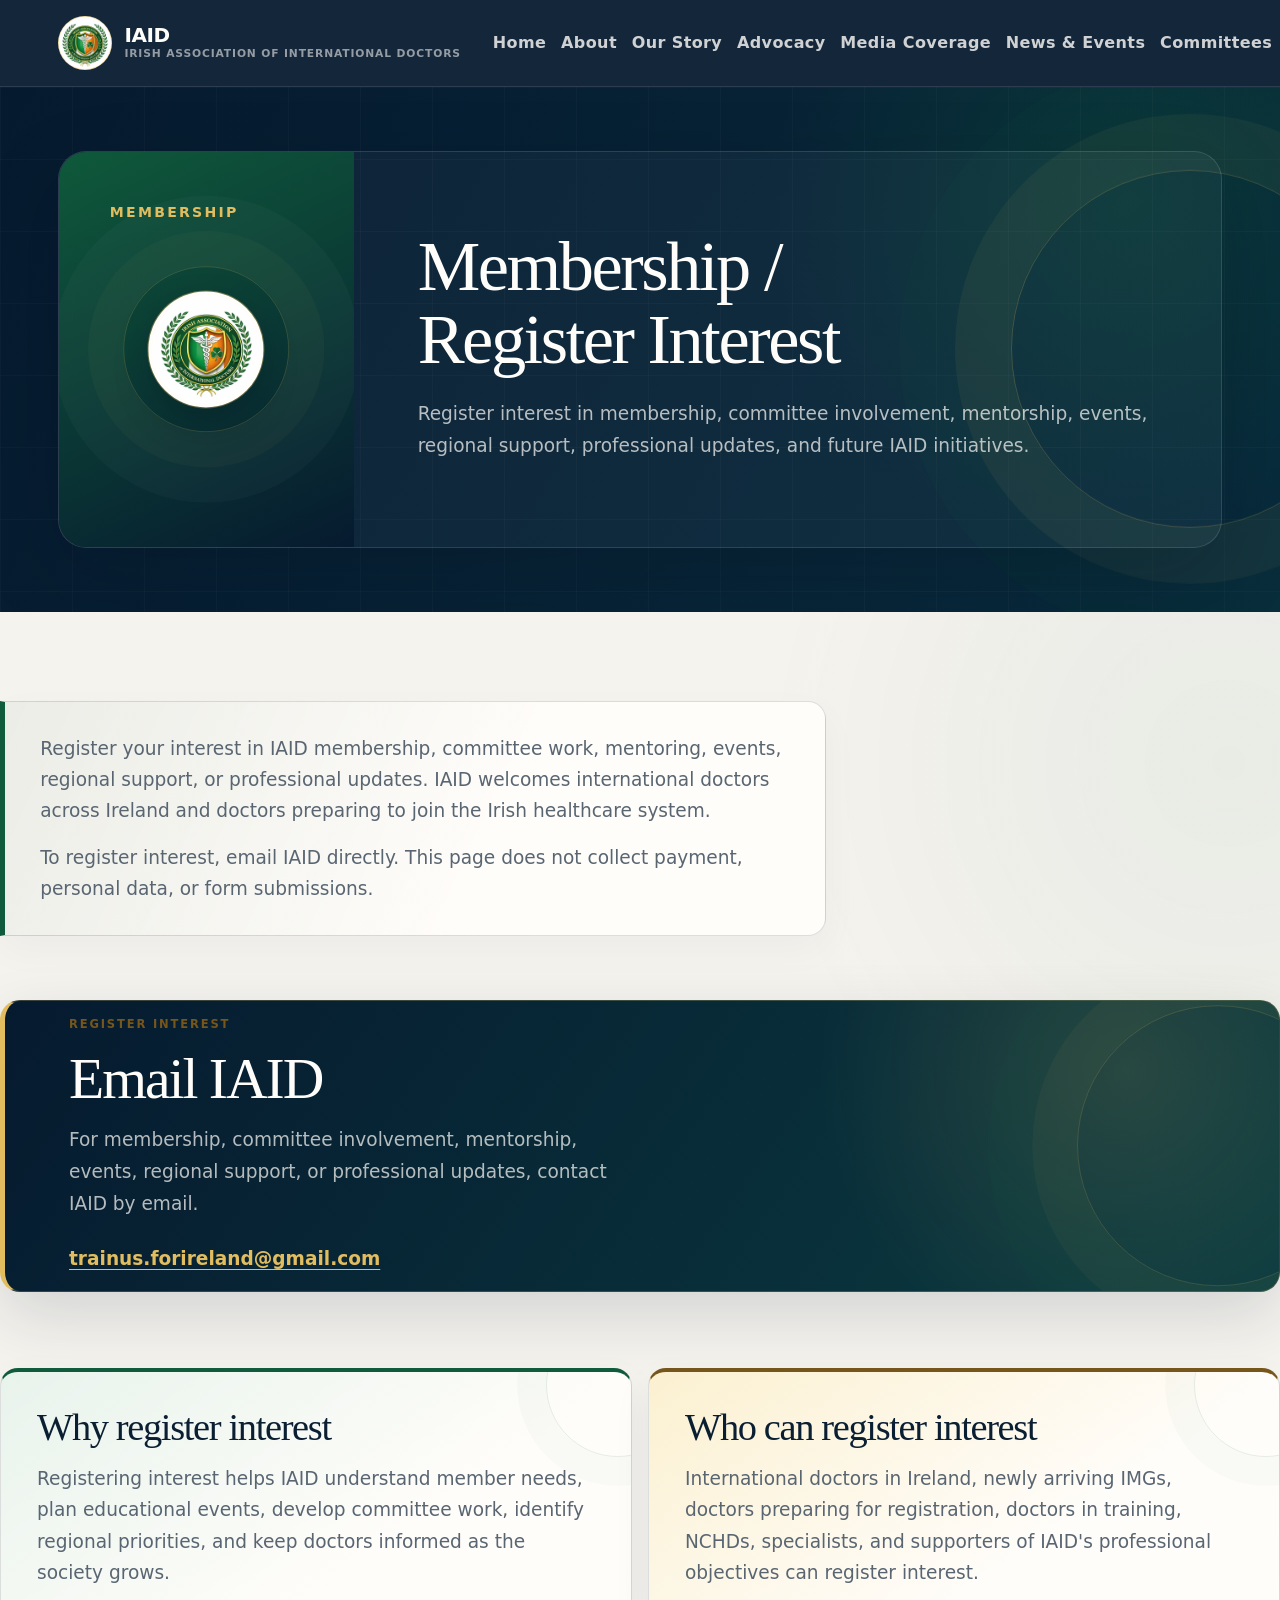
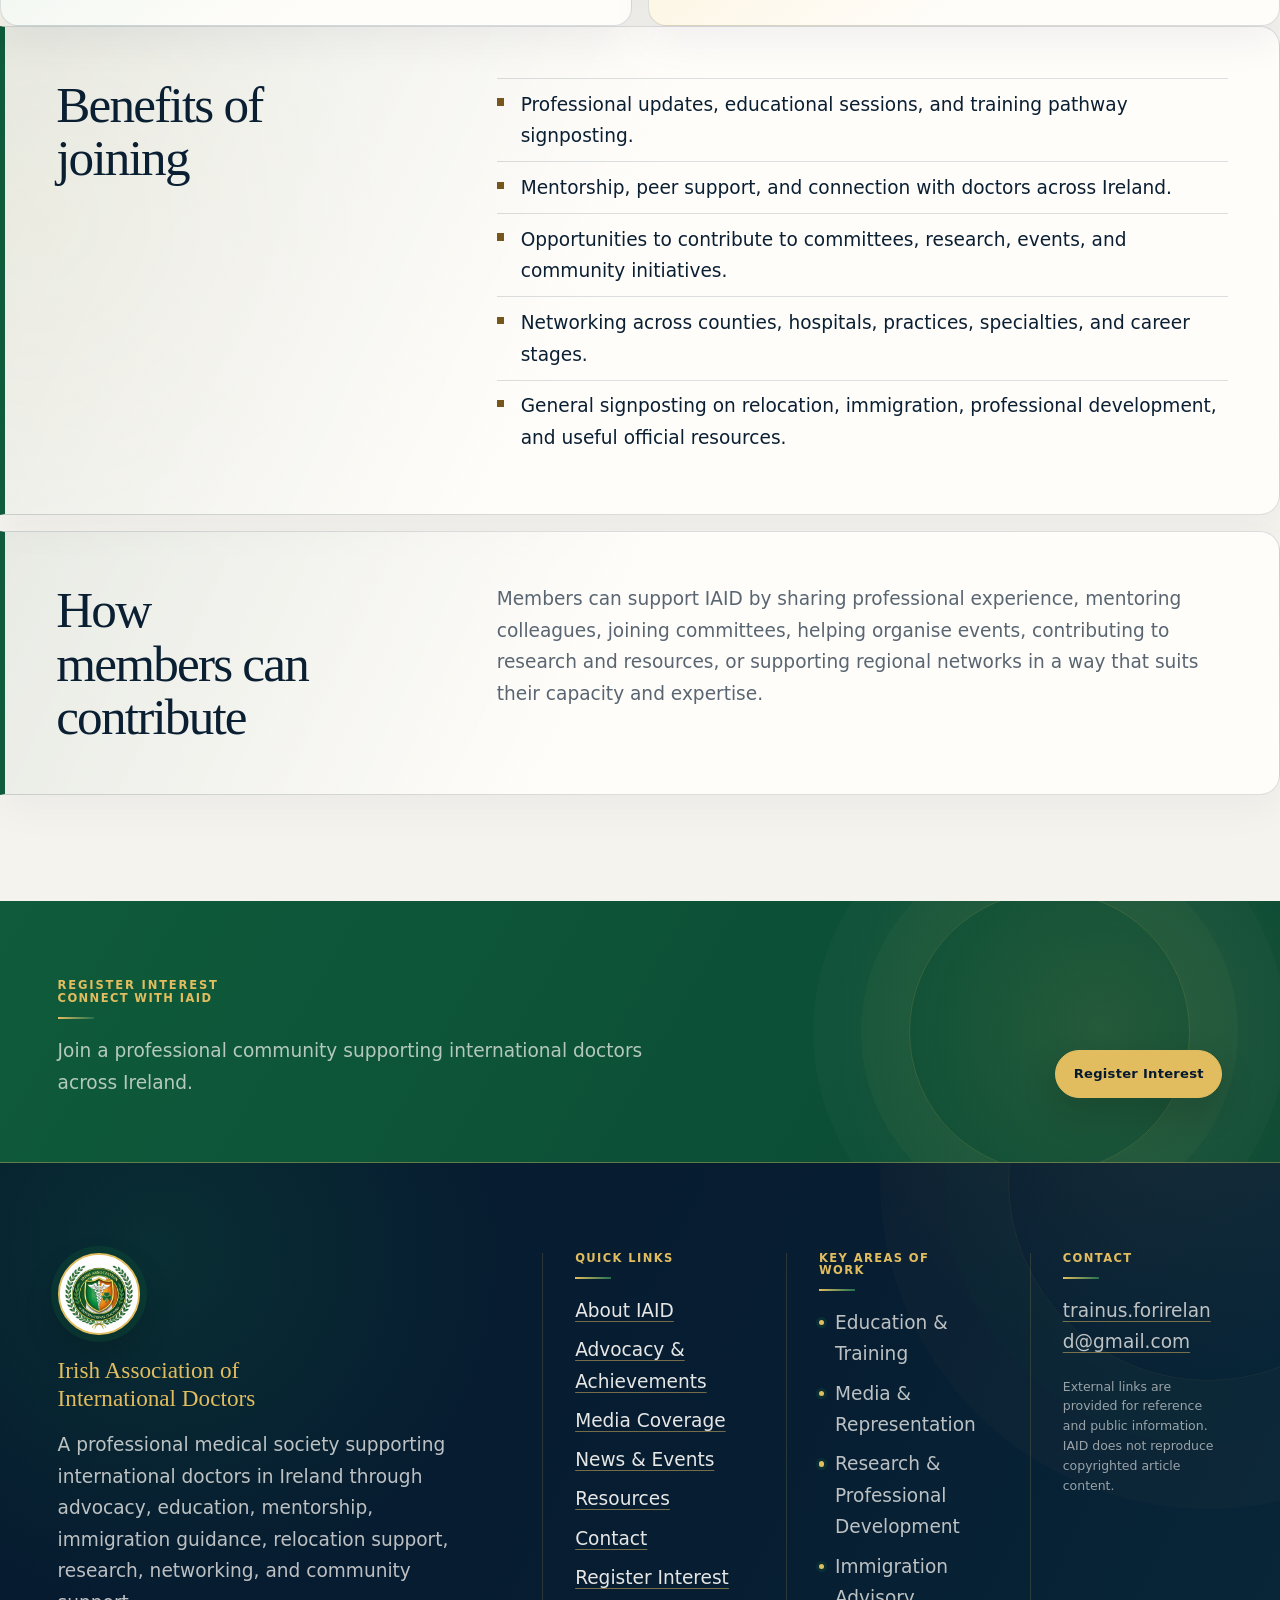
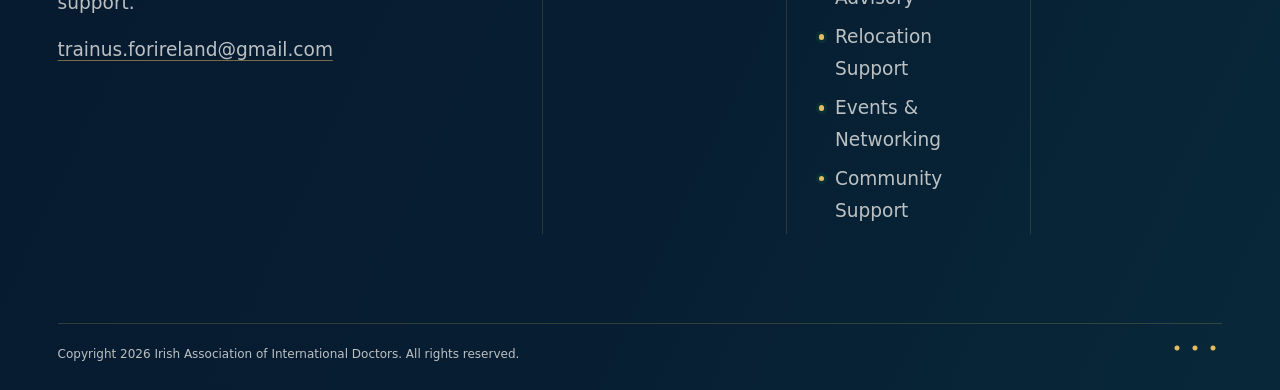
<file: membership-register-interest/index.html>
<!doctype html>
<html lang="en-IE">
<head>
	<meta charset="UTF-8">
	<meta name="viewport" content="width=device-width, initial-scale=1">
	<link rel="icon" type="image/png" sizes="256x256" href="../assets/images/iaid-logo.png">
	<link rel="apple-touch-icon" href="../assets/images/iaid-logo.png">
	<title>Register Interest | IAID Membership Ireland</title>
	<meta name="description" content="Register your interest in IAID membership and connect with a professional community supporting international doctors throughout Ireland.">
	<meta name="robots" content="index, follow">
	<link rel="canonical" href="https://theiaid.org/membership-register-interest/">
	<meta property="og:type" content="website">
	<meta property="og:locale" content="en_IE">
	<meta property="og:site_name" content="Irish Association of International Doctors">
	<meta property="og:title" content="Register Interest | IAID Membership Ireland">
	<meta property="og:description" content="Connect with a professional community supporting international doctors throughout Ireland.">
	<meta property="og:url" content="https://theiaid.org/membership-register-interest/">
	<meta property="og:image" content="https://theiaid.org/assets/images/iaid-social-preview-editorial.jpg">
	<meta property="og:image:alt" content="IAID — Irish Association of International Doctors">
	<meta name="twitter:card" content="summary_large_image">
	<meta name="twitter:title" content="Register Interest | IAID Membership Ireland">
	<meta name="twitter:description" content="Connect with a professional community supporting international doctors throughout Ireland.">
	<meta name="twitter:image" content="https://theiaid.org/assets/images/iaid-social-preview-editorial.jpg">
	<link rel="stylesheet" href="../assets/css/site.css">
	<script src="../assets/js/site.js" defer></script>
</head>
<body class="page ia-page-register">
<a class="skip-link screen-reader-text" href="#primary">Skip to content</a>
<header class="site-header" data-site-header>
	<span class="scroll-progress" data-scroll-progress aria-hidden="true"></span>
	<div class="header-utility">
		<div class="wrap header-utility-inner">
			<span>Professional medical society supporting international doctors in Ireland</span>
			<a href="mailto:trainus.forireland@gmail.com">trainus.forireland@gmail.com</a>
		</div>
	</div>
	<div class="wrap header-inner">
		<div class="brand">
			<a href="../" class="site-logo-link" rel="home"><img class="site-logo" src="../assets/images/iaid-logo-official.jpeg" alt="Irish Association of International Doctors" width="1024" height="1024"></a>
			<div class="brand-text">
				<p class="site-name">IAID</p>
				<p class="site-tagline">Irish Association of International Doctors</p>
			</div>
		</div>
		<button class="menu-toggle" type="button" data-menu-toggle aria-controls="site-navigation" aria-expanded="false">
			<span class="menu-toggle-lines" aria-hidden="true"></span>
			<span class="screen-reader-text">Menu</span>
		</button>
		<nav id="site-navigation" class="site-navigation" aria-label="Primary menu">
			<ul id="primary-menu" class="primary-menu menu">
				<li><a href="../">Home</a></li>
				<li><a href="../about-iaid/">About</a></li>
				<li><a href="../our-story/">Our Story</a></li>
				<li><a href="../advocacy-achievements/">Advocacy</a></li>
				<li><a href="../media-coverage/">Media Coverage</a></li>
				<li><a href="../news-events/">News &amp; Events</a></li>
				<li><a href="../committees/">Committees</a></li>
				<li><a href="../resources/">Resources</a></li>
				<li><a href="../contact/">Contact</a></li>
				<li class="current-menu-item"><a href="./" aria-current="page">Register Interest</a></li>
			</ul>
		</nav>
	</div>
</header>
<main id="primary" class="site-main ia-page ia-page-register">
	<section class="ia-page-hero">
		<div class="wrap ia-page-hero-inner ia-reveal">
			<span class="ia-label">Membership</span>
			<h1>Membership / Register Interest</h1>
			<p>Register interest in membership, committee involvement, mentorship, events, regional support, professional updates, and future IAID initiatives.</p>
		</div>
	</section>
	<section class="ia-page-content ia-register-content">
		<div class="wrap ia-prose ia-reveal">
<div class="iaid-page-intro">
	<p>Register your interest in IAID membership, committee work, mentoring, events, regional support, or professional updates. IAID welcomes international doctors across Ireland and doctors preparing to join the Irish healthcare system.</p>
	<p>To register interest, email IAID directly. This page does not collect payment, personal data, or form submissions.</p>
</div>
<div class="email-contact-card">
	<span class="ia-label">Register Interest</span>
	<h2>Email IAID</h2>
	<p>For membership, committee involvement, mentorship, events, regional support, or professional updates, contact IAID by email.</p>
	<a class="email-link" href="mailto:trainus.forireland@gmail.com">trainus.forireland@gmail.com</a>
</div>
<div class="two-column-cards">
	<article class="feature-card">
		<h2>Why register interest</h2>
		<p>Registering interest helps IAID understand member needs, plan educational events, develop committee work, identify regional priorities, and keep doctors informed as the society grows.</p>
	</article>
	<article class="feature-card">
		<h2>Who can register interest</h2>
		<p>International doctors in Ireland, newly arriving IMGs, doctors preparing for registration, doctors in training, NCHDs, specialists, and supporters of IAID's professional objectives can register interest.</p>
	</article>
</div>
<div class="content-section compact-section">
	<h2>Benefits of joining</h2>
	<ul class="check-list">
		<li>Professional updates, educational sessions, and training pathway signposting.</li>
		<li>Mentorship, peer support, and connection with doctors across Ireland.</li>
		<li>Opportunities to contribute to committees, research, events, and community initiatives.</li>
		<li>Networking across counties, hospitals, practices, specialties, and career stages.</li>
		<li>General signposting on relocation, immigration, professional development, and useful official resources.</li>
	</ul>
</div>
<div class="content-section compact-section">
	<h2>How members can contribute</h2>
	<p>Members can support IAID by sharing professional experience, mentoring colleagues, joining committees, helping organise events, contributing to research and resources, or supporting regional networks in a way that suits their capacity and expertise.</p>
</div>
		</div>
	</section>
</main>
<footer class="site-footer">
	<div class="footer-cta">
		<div class="wrap footer-cta-inner">
			<div>
				<p class="eyebrow">Register Interest</p>
				<h2>Connect with IAID</h2>
				<p>Join a professional community supporting international doctors across Ireland.</p>
			</div>
			<a class="button button-secondary" href="./">Register Interest</a>
		</div>
	</div>
	<div class="wrap footer-grid">
		<div class="footer-brand">
			<a href="../" class="footer-logo-link" rel="home"><img class="site-logo" src="../assets/images/iaid-logo-official.jpeg" alt="Irish Association of International Doctors" width="1024" height="1024"></a>
			<p class="footer-title">Irish Association of International Doctors</p>
			<p>A professional medical society supporting international doctors in Ireland through advocacy, education, mentorship, immigration guidance, relocation support, research, networking, and community support.</p>
			<a class="footer-email" href="mailto:trainus.forireland@gmail.com">trainus.forireland@gmail.com</a>
		</div>
		<div>
			<h2>Quick links</h2>
			<ul class="footer-menu menu">
				<li><a href="../about-iaid/">About IAID</a></li>
				<li><a href="../advocacy-achievements/">Advocacy &amp; Achievements</a></li>
				<li><a href="../media-coverage/">Media Coverage</a></li>
				<li><a href="../news-events/">News &amp; Events</a></li>
				<li><a href="../resources/">Resources</a></li>
				<li><a href="../contact/">Contact</a></li>
				<li><a href="./">Register Interest</a></li>
			</ul>
		</div>
		<div>
			<h2>Key areas of work</h2>
			<ul class="footer-list">
				<li>Education &amp; Training</li>
				<li>Media &amp; Representation</li>
				<li>Research &amp; Professional Development</li>
				<li>Immigration Advisory</li>
				<li>Relocation Support</li>
				<li>Events &amp; Networking</li>
				<li>Community Support</li>
			</ul>
		</div>
		<div>
			<h2>Contact</h2>
			<p><a href="mailto:trainus.forireland@gmail.com">trainus.forireland@gmail.com</a></p>
			<p class="footer-note">External links are provided for reference and public information. IAID does not reproduce copyrighted article content.</p>
		</div>
	</div>
	<div class="wrap footer-bottom">
		<p>Copyright 2026 Irish Association of International Doctors. All rights reserved.</p>
		<div class="footer-dots" aria-hidden="true"></div>
	</div>
</footer>
</body>
</html>
</file>
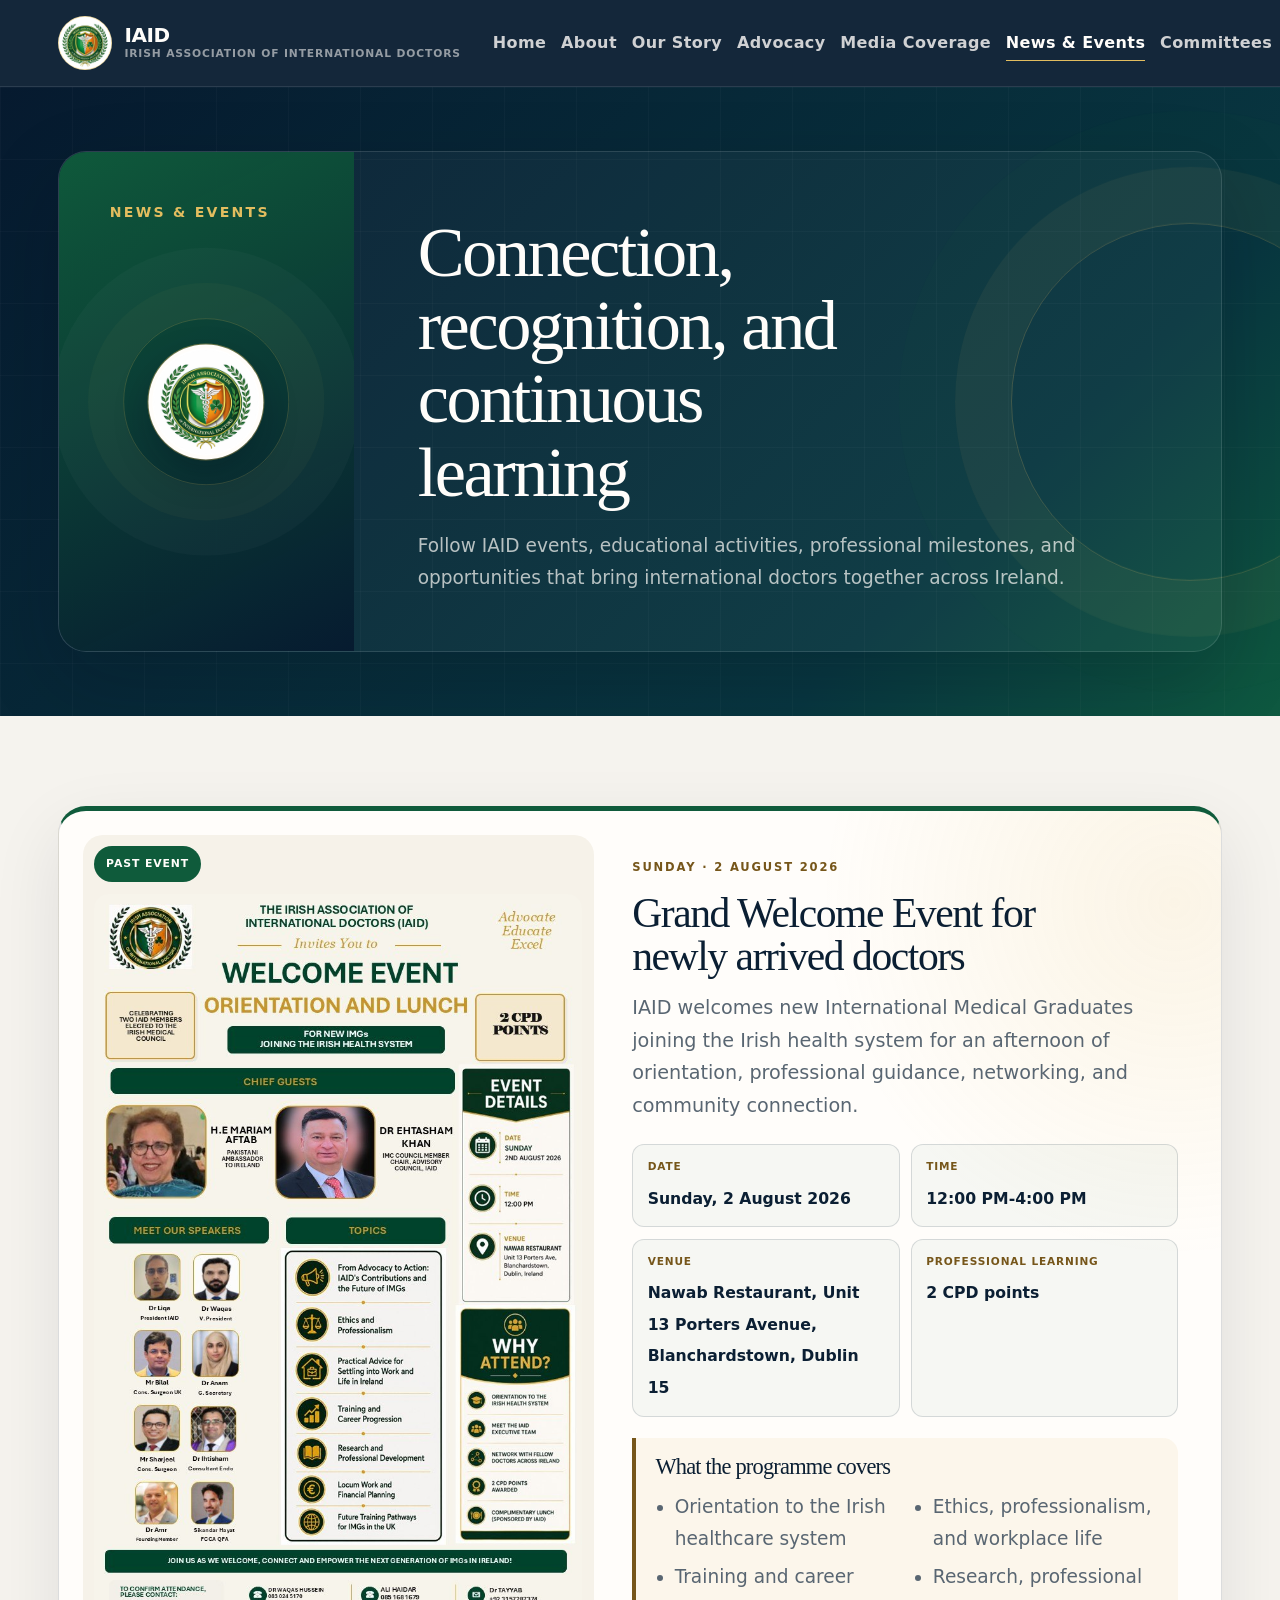
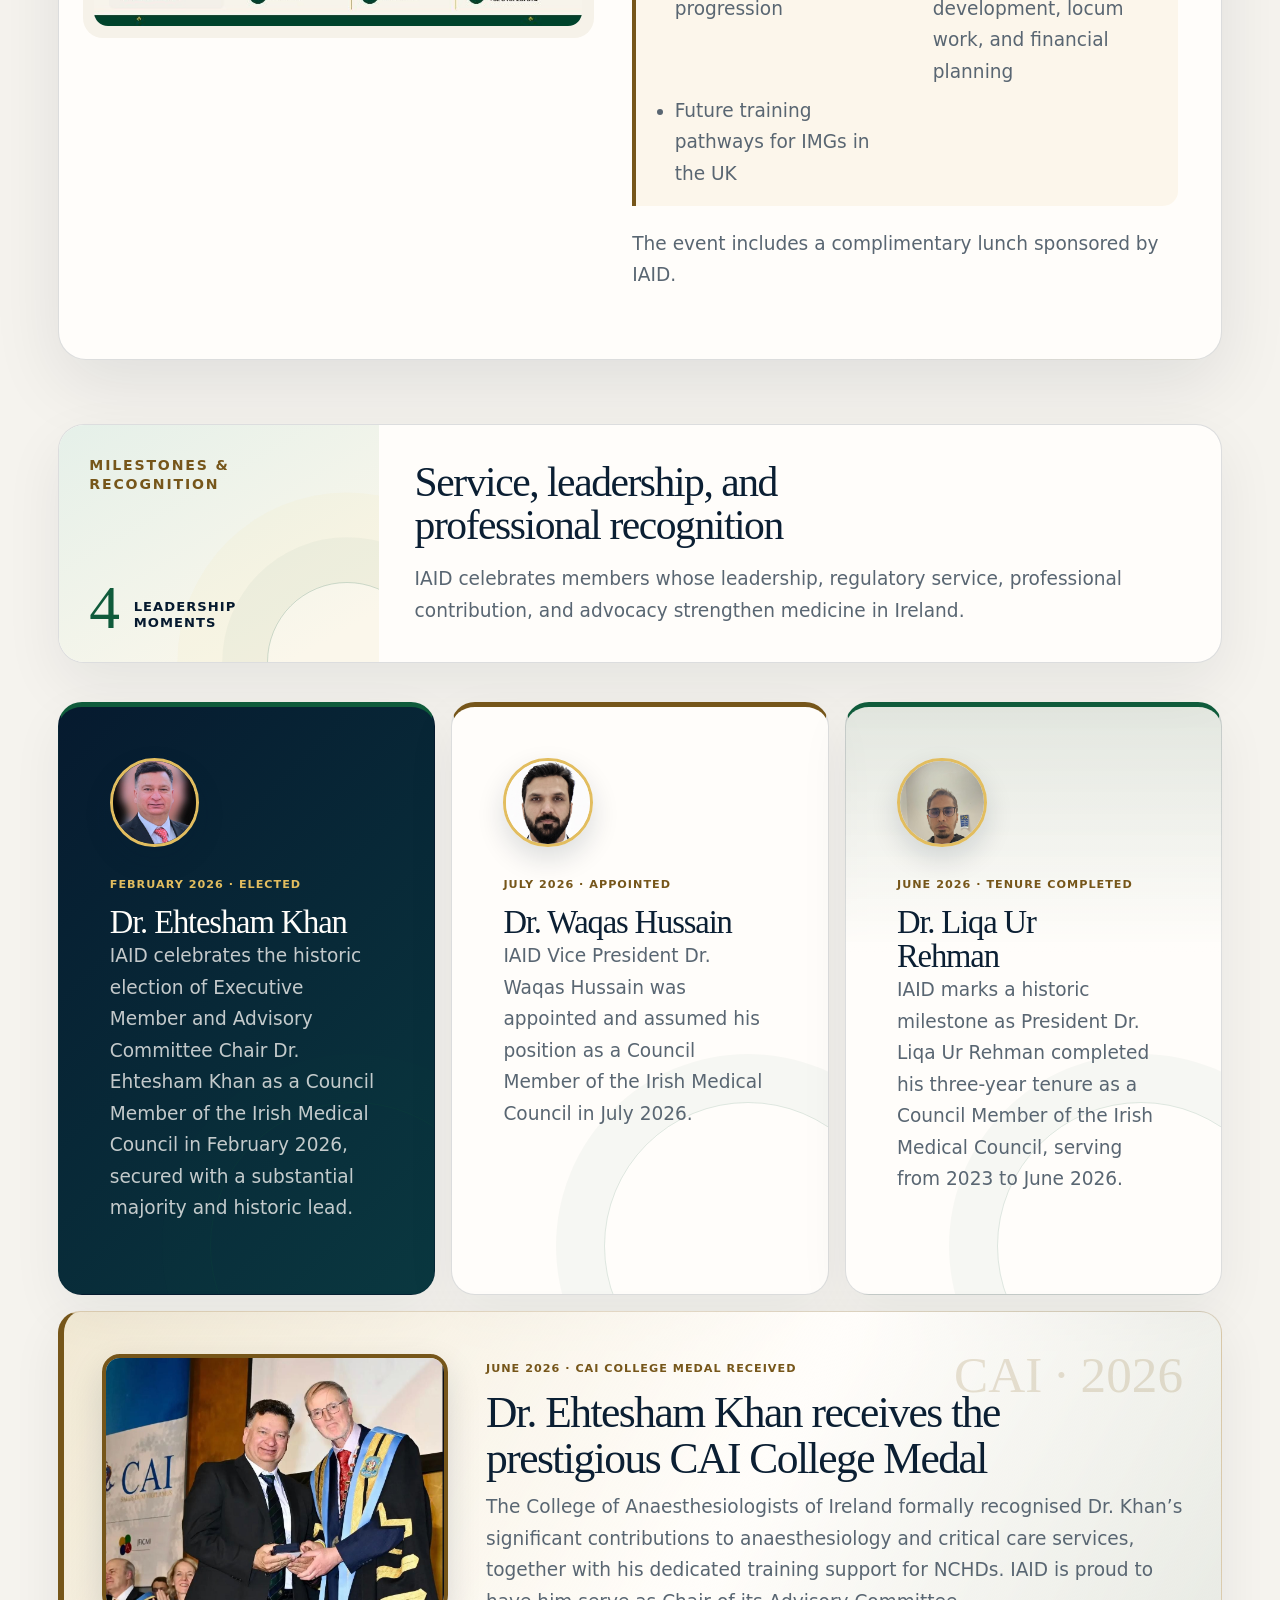
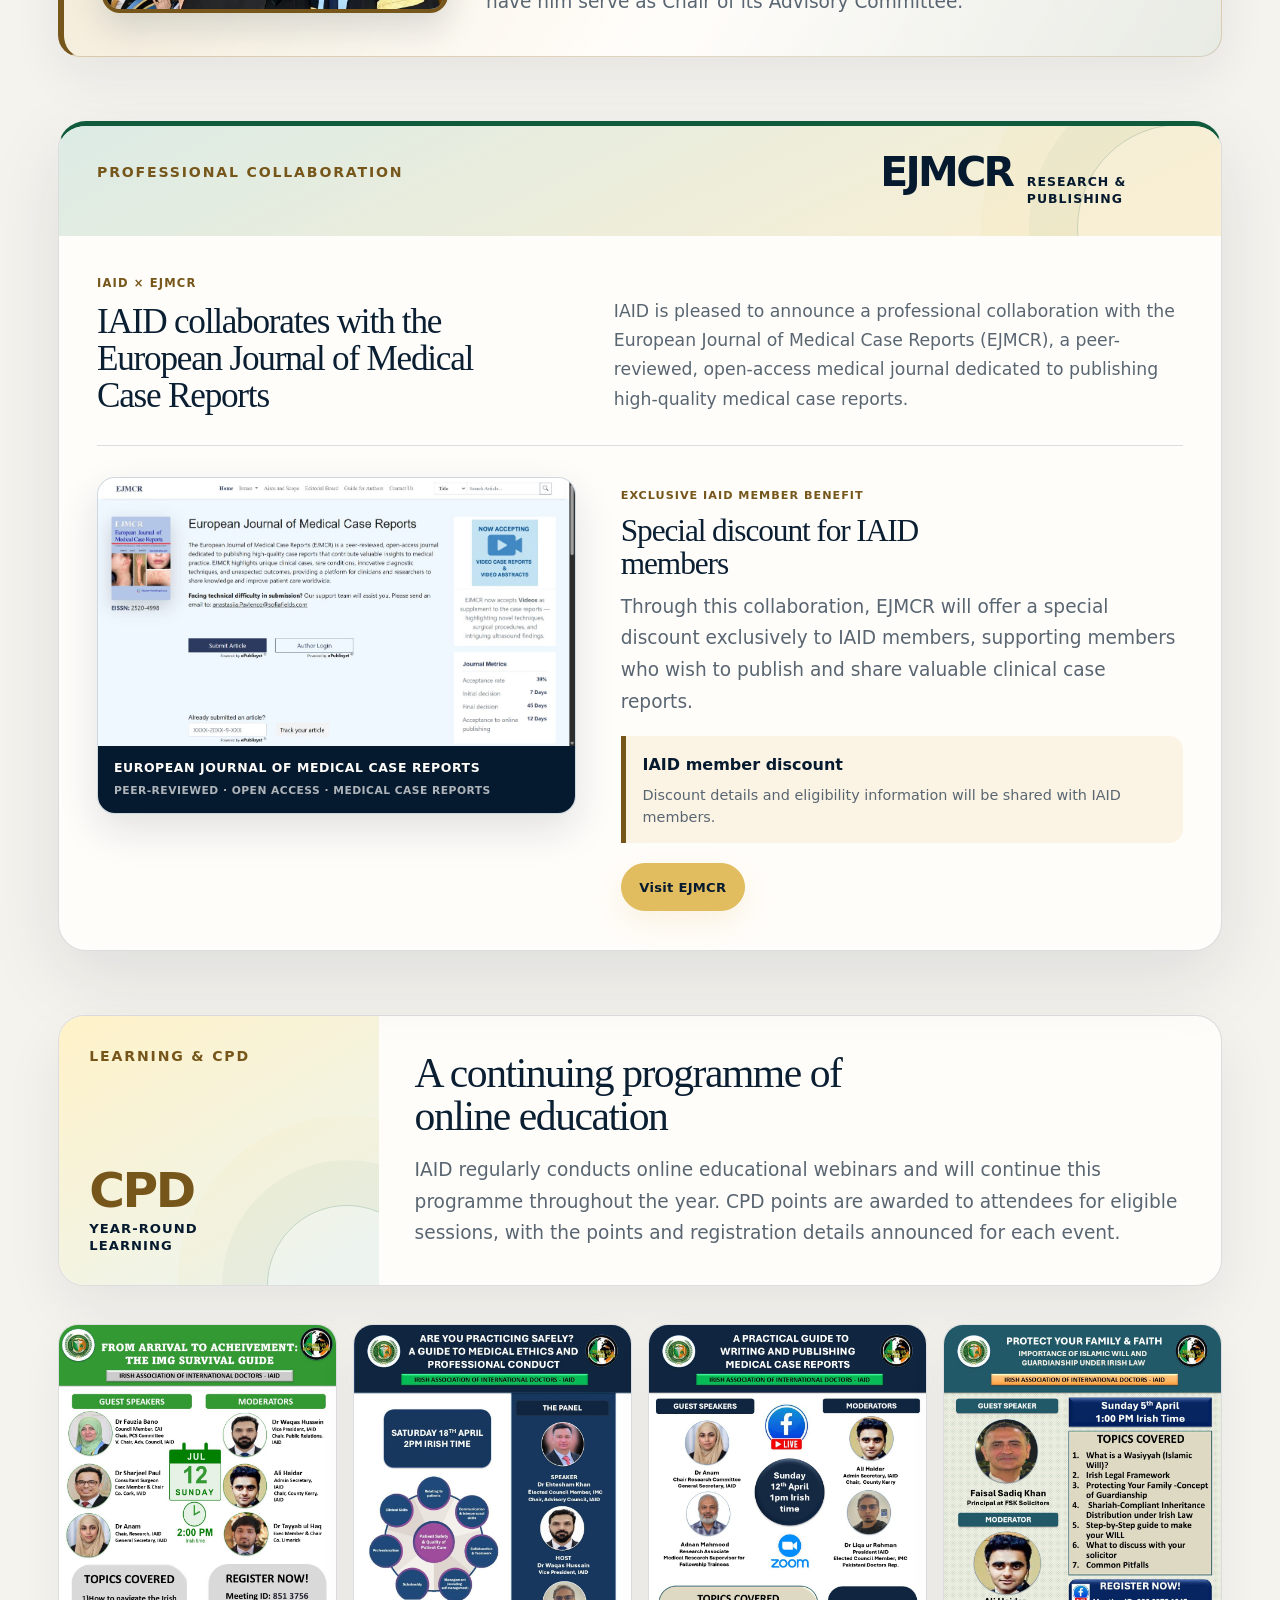
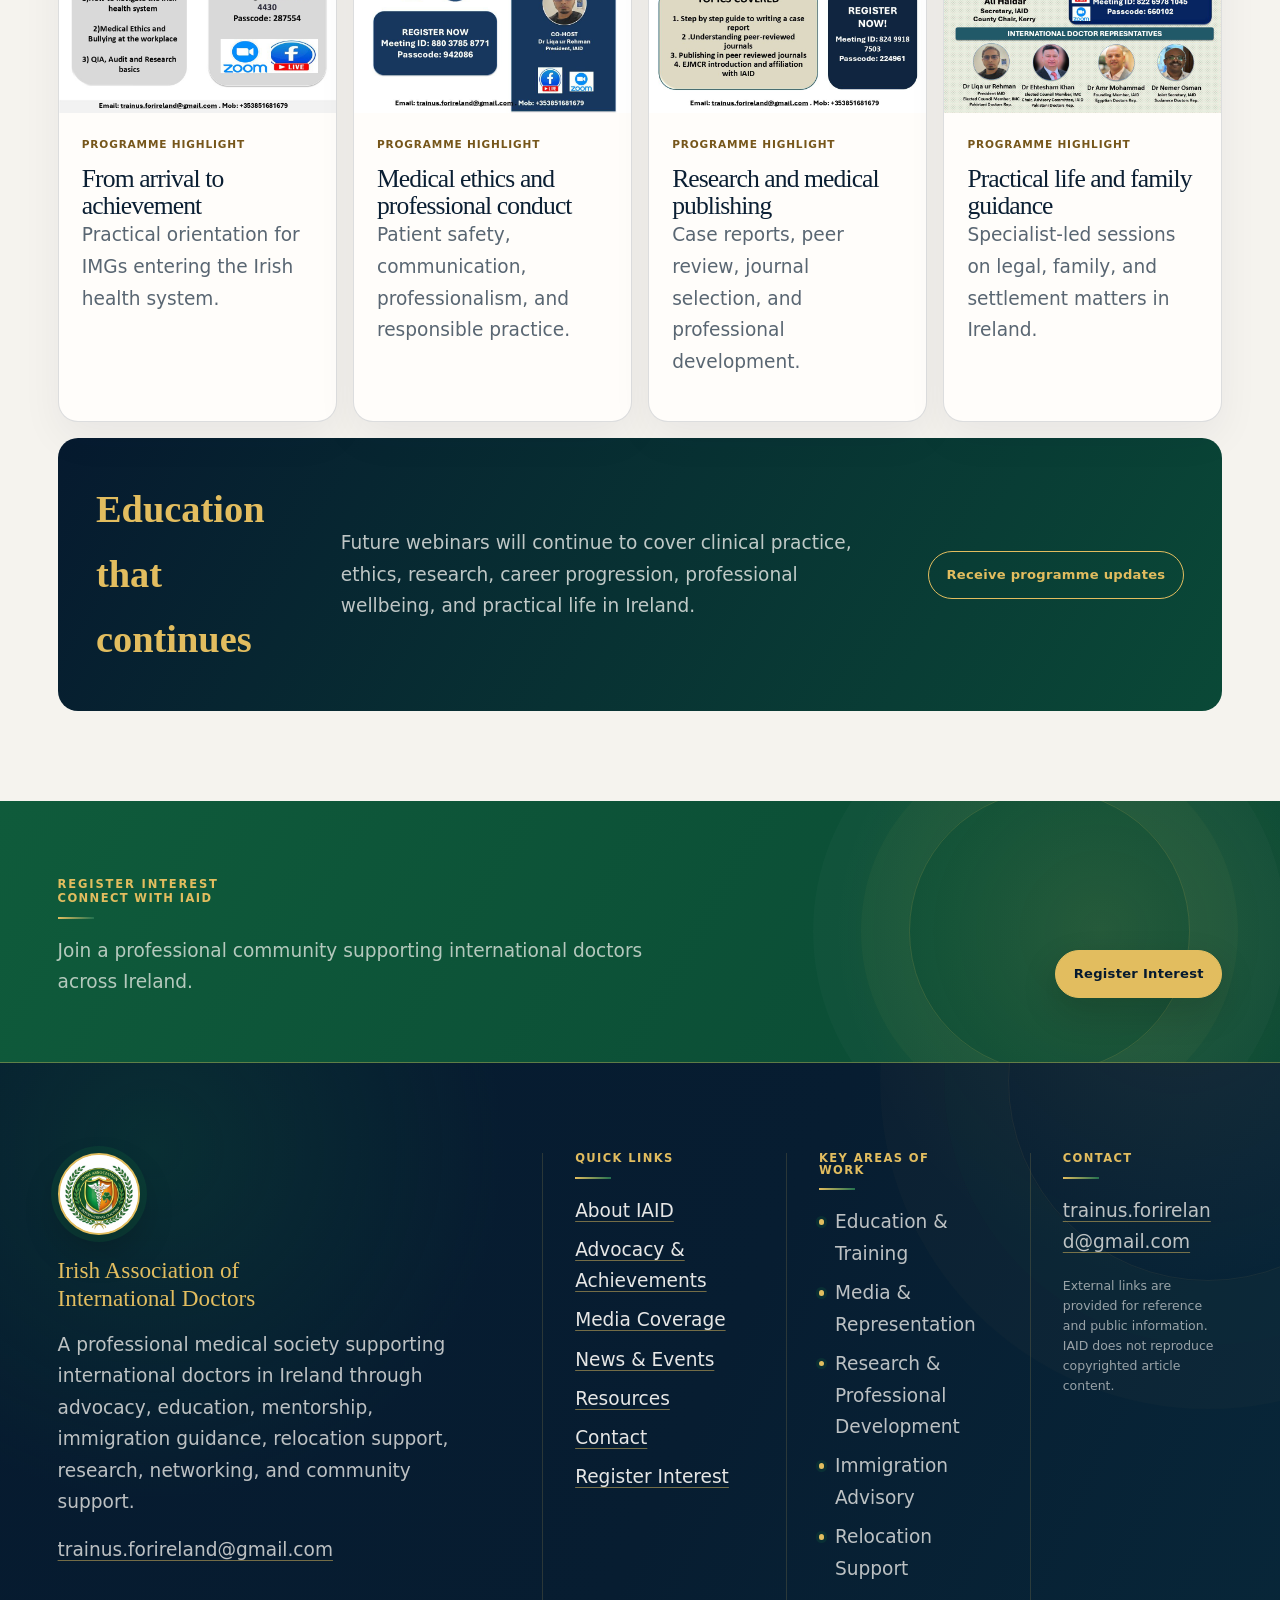
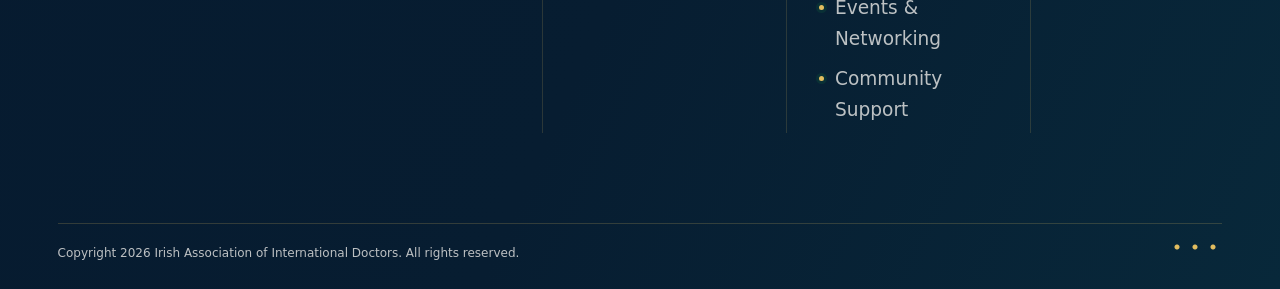
<file: news-events/index.html>
<!doctype html>
<html lang="en-IE">
<head>
	<meta charset="UTF-8">
	<meta name="viewport" content="width=device-width, initial-scale=1">
	<link rel="icon" type="image/png" sizes="256x256" href="../assets/images/iaid-logo.png">
	<link rel="apple-touch-icon" href="../assets/images/iaid-logo.png">
	<title>News &amp; Events | IAID Ireland</title>
	<meta name="description" content="Latest IAID news, events, professional milestones, and continuing CPD educational webinars for international doctors in Ireland.">
	<meta name="robots" content="index, follow">
	<link rel="canonical" href="https://theiaid.org/news-events/">
	<meta property="og:type" content="website">
	<meta property="og:locale" content="en_IE">
	<meta property="og:site_name" content="Irish Association of International Doctors">
	<meta property="og:title" content="News &amp; Events | IAID Ireland">
	<meta property="og:description" content="IAID events, professional milestones, and continuing CPD educational activities for international doctors in Ireland.">
	<meta property="og:url" content="https://theiaid.org/news-events/">
	<meta property="og:image" content="https://theiaid.org/assets/images/iaid-social-preview-editorial.jpg">
	<meta property="og:image:width" content="1200">
	<meta property="og:image:height" content="630">
	<meta property="og:image:alt" content="IAID — Irish Association of International Doctors">
	<meta name="twitter:card" content="summary_large_image">
	<meta name="twitter:title" content="News &amp; Events | IAID Ireland">
	<meta name="twitter:description" content="IAID events, professional milestones, and continuing CPD educational activities.">
	<meta name="twitter:image" content="https://theiaid.org/assets/images/iaid-social-preview-editorial.jpg">
	<script type="application/ld+json">
	{
		"@context": "https://schema.org",
		"@type": "Event",
		"name": "IAID Welcome Event: Orientation and Lunch for New IMGs",
		"startDate": "2026-08-02T12:00:00+01:00",
		"eventStatus": "https://schema.org/EventScheduled",
		"eventAttendanceMode": "https://schema.org/OfflineEventAttendanceMode",
		"location": {
			"@type": "Place",
			"name": "Nawab Restaurant",
			"address": {
				"@type": "PostalAddress",
				"streetAddress": "Unit 13 Porters Avenue, Blanchardstown",
				"addressLocality": "Dublin",
				"addressCountry": "IE"
			}
		},
		"image": "https://theiaid.org/assets/images/events/welcome-event-2026.jpg",
		"description": "A welcome, orientation and networking event for newly arrived international doctors joining the Irish health system, with two CPD points and complimentary lunch.",
		"organizer": {
			"@type": "Organization",
			"name": "Irish Association of International Doctors",
			"url": "https://theiaid.org/"
		}
	}
	</script>
	<link rel="stylesheet" href="../assets/css/site.css">
	<script src="../assets/js/site.js" defer></script>
</head>
<body>
<a class="skip-link screen-reader-text" href="#primary">Skip to content</a>
<header class="site-header" data-site-header>
	<span class="scroll-progress" data-scroll-progress aria-hidden="true"></span>
	<div class="header-utility">
		<div class="wrap header-utility-inner">
			<span>Professional medical society supporting international doctors in Ireland</span>
			<a href="mailto:trainus.forireland@gmail.com">trainus.forireland@gmail.com</a>
		</div>
	</div>
	<div class="wrap header-inner">
		<div class="brand">
			<a href="../" class="site-logo-link" rel="home"><img class="site-logo" src="../assets/images/iaid-logo-official.jpeg" alt="Irish Association of International Doctors" width="1024" height="1024"></a>
			<div class="brand-text">
				<p class="site-name">IAID</p>
				<p class="site-tagline">Irish Association of International Doctors</p>
			</div>
		</div>
		<button class="menu-toggle" type="button" data-menu-toggle aria-controls="site-navigation" aria-expanded="false">
			<span class="menu-toggle-lines" aria-hidden="true"></span>
			<span class="screen-reader-text">Menu</span>
		</button>
		<nav id="site-navigation" class="site-navigation" aria-label="Primary menu">
			<ul id="primary-menu" class="primary-menu menu">
				<li><a href="../">Home</a></li>
				<li><a href="../about-iaid/">About</a></li>
				<li><a href="../our-story/">Our Story</a></li>
				<li><a href="../advocacy-achievements/">Advocacy</a></li>
				<li><a href="../media-coverage/">Media Coverage</a></li>
				<li class="current-menu-item"><a href="../news-events/" aria-current="page">News &amp; Events</a></li>
				<li><a href="../committees/">Committees</a></li>
				<li><a href="../resources/">Resources</a></li>
				<li><a href="../contact/">Contact</a></li>
				<li><a href="../membership-register-interest/">Register Interest</a></li>
			</ul>
		</nav>
	</div>
</header>
<main id="primary" class="site-main ia-page ia-page-news-events">
	<section class="ia-page-hero">
		<div class="wrap ia-page-hero-inner ia-reveal">
			<span class="ia-label">News &amp; Events</span>
			<h1>Connection, recognition, and continuous learning</h1>
			<p>Follow IAID events, educational activities, professional milestones, and opportunities that bring international doctors together across Ireland.</p>
		</div>
	</section>

	<section class="ia-page-content ia-events-content">
		<div class="wrap">
			<section class="upcoming-event-feature ia-reveal" aria-labelledby="welcome-event-title">
				<div class="event-poster-frame">
					<span class="event-status-badge" data-event-status data-event-until="2026-08-03T00:00:00+01:00" data-event-upcoming="Upcoming event" data-event-past="Past event">Upcoming event</span>
					<img src="../assets/images/events/welcome-event-2026.jpg" alt="IAID Welcome Event poster with orientation, lunch, speakers, event topics, venue and two CPD points" width="768" height="1152" decoding="async">
				</div>
				<div class="event-feature-copy">
					<span class="ia-label">Sunday · 2 August 2026</span>
					<h2 id="welcome-event-title">Grand Welcome Event for newly arrived doctors</h2>
					<p class="event-lead">IAID welcomes new International Medical Graduates joining the Irish health system for an afternoon of orientation, professional guidance, networking, and community connection.</p>
					<div class="event-fact-grid" aria-label="Event details">
						<div><span>Date</span><strong>Sunday, 2 August 2026</strong></div>
						<div><span>Time</span><strong>12:00 PM-4:00 PM</strong></div>
						<div><span>Venue</span><strong>Nawab Restaurant, Unit 13 Porters Avenue, Blanchardstown, Dublin 15</strong></div>
						<div><span>Professional learning</span><strong>2 CPD points</strong></div>
					</div>
					<div class="event-topics">
						<h3>What the programme covers</h3>
						<ul>
							<li>Orientation to the Irish healthcare system</li>
							<li>Ethics, professionalism, and workplace life</li>
							<li>Training and career progression</li>
							<li>Research, professional development, locum work, and financial planning</li>
							<li>Future training pathways for IMGs in the UK</li>
						</ul>
					</div>
<p>The event includes a complimentary lunch sponsored by IAID.</p>
				</div>
			</section>

			<section class="news-highlight-section" aria-labelledby="professional-milestones-title">
				<div class="events-section-head events-section-head-milestones ia-reveal">
					<div class="events-section-rail">
						<span class="ia-label">Milestones &amp; recognition</span>
						<div class="events-section-emblem" aria-hidden="true"><strong>4</strong><span>leadership moments</span></div>
					</div>
					<div class="events-section-copy">
						<h2 id="professional-milestones-title">Service, leadership, and professional recognition</h2>
						<p>IAID celebrates members whose leadership, regulatory service, professional contribution, and advocacy strengthen medicine in Ireland.</p>
					</div>
				</div>
				<div class="appointment-grid">
					<article class="appointment-card appointment-card-featured ia-reveal">
						<div class="appointment-card-head">
							<img class="appointment-portrait" src="../assets/images/leadership/dr-ehtesham-khan.jpg" alt="Dr. Ehtesham Khan" width="1136" height="1188" loading="lazy" decoding="async">
							<div><span class="appointment-kicker">February 2026 · Elected</span><h3>Dr. Ehtesham Khan</h3></div>
						</div>
						<p>IAID celebrates the historic election of Executive Member and Advisory Committee Chair Dr. Ehtesham Khan as a Council Member of the Irish Medical Council in February 2026, secured with a substantial majority and historic lead.</p>
					</article>
					<article class="appointment-card ia-reveal">
						<div class="appointment-card-head">
							<img class="appointment-portrait" src="../assets/images/leadership/dr-waqas-hussain.jpg" alt="Dr. Waqas Hussain" width="1170" height="1496" loading="lazy" decoding="async">
							<div><span class="appointment-kicker">July 2026 · Appointed</span><h3>Dr. Waqas Hussain</h3></div>
						</div>
						<p>IAID Vice President Dr. Waqas Hussain was appointed and assumed his position as a Council Member of the Irish Medical Council in July 2026.</p>
					</article>
					<article class="appointment-card appointment-card-tenure ia-reveal">
						<div class="appointment-card-head">
							<img class="appointment-portrait" src="../assets/images/leadership/dr-liqa-ur-rehman.jpg" alt="Dr. Liqa Ur Rehman" width="1126" height="2000" loading="lazy" decoding="async">
							<div><span class="appointment-kicker">June 2026 · Tenure completed</span><h3>Dr. Liqa Ur Rehman</h3></div>
						</div>
						<p>IAID marks a historic milestone as President Dr. Liqa Ur Rehman completed his three-year tenure as a Council Member of the Irish Medical Council, serving from 2023 to June 2026.</p>
					</article>
				</div>
				<article id="cai-college-medal-2026" class="award-recognition-card ia-reveal">
					<img class="award-recognition-photo" src="../assets/images/events/dr-ehtesham-cai-medal-2026.jpg" alt="Dr. Ehtesham Khan receiving the College of Anaesthesiologists of Ireland College Medal 2026" width="1138" height="896" loading="lazy" decoding="async">
					<div>
						<span class="appointment-kicker">June 2026 · CAI College Medal received</span>
						<h3>Dr. Ehtesham Khan receives the prestigious CAI College Medal</h3>
						<p>The College of Anaesthesiologists of Ireland formally recognised Dr. Khan&rsquo;s significant contributions to anaesthesiology and critical care services, together with his dedicated training support for NCHDs. IAID is proud to have him serve as Chair of its Advisory Committee.</p>
					</div>
				</article>
			</section>

			<section id="ejmcr-collaboration" class="professional-collaboration" aria-labelledby="ejmcr-collaboration-title">
				<article class="collaboration-showcase ia-reveal">
					<div class="collaboration-brand">
						<span class="ia-label">Professional collaboration</span>
						<div class="collaboration-brand-mark" aria-hidden="true"><strong>EJMCR</strong><span>Research &amp; publishing</span></div>
					</div>
					<div class="collaboration-content">
						<div class="collaboration-intro">
							<span>IAID &times; EJMCR</span>
							<h2 id="ejmcr-collaboration-title">IAID collaborates with the European Journal of Medical Case Reports</h2>
							<p>IAID is pleased to announce a professional collaboration with the European Journal of Medical Case Reports (EJMCR), a peer-reviewed, open-access medical journal dedicated to publishing high-quality medical case reports.</p>
						</div>
						<div class="collaboration-body">
							<figure class="collaboration-visual">
								<img src="../assets/images/partners/ejmcr-website.png" alt="European Journal of Medical Case Reports website homepage" width="1265" height="712" loading="lazy" decoding="async">
								<figcaption>
									<span><strong>European Journal of Medical Case Reports</strong><small>Peer-reviewed &middot; Open access &middot; Medical case reports</small></span>
								</figcaption>
							</figure>
							<div class="collaboration-copy">
								<span class="appointment-kicker">Exclusive IAID member benefit</span>
								<h3>Special discount for IAID members</h3>
								<p>Through this collaboration, EJMCR will offer a special discount exclusively to IAID members, supporting members who wish to publish and share valuable clinical case reports.</p>
								<div class="collaboration-benefit">
									<strong>IAID member discount</strong>
									<span>Discount details and eligibility information will be shared with IAID members.</span>
								</div>
								<a class="ia-button ia-button-primary" href="https://ejmcr.com/" target="_blank" rel="noopener noreferrer">Visit EJMCR</a>
							</div>
						</div>
					</div>
				</article>
			</section>

			<section class="cpd-programme" aria-labelledby="cpd-programme-title">
				<div class="events-section-head events-section-head-learning ia-reveal">
					<div class="events-section-rail">
						<span class="ia-label">Learning &amp; CPD</span>
						<div class="events-section-emblem" aria-hidden="true"><strong>CPD</strong><span>year-round learning</span></div>
					</div>
					<div class="events-section-copy">
						<h2 id="cpd-programme-title">A continuing programme of online education</h2>
						<p>IAID regularly conducts online educational webinars and will continue this programme throughout the year. CPD points are awarded to attendees for eligible sessions, with the points and registration details announced for each event.</p>
					</div>
				</div>
				<div class="webinar-showcase">
					<article class="webinar-card ia-reveal">
						<div class="webinar-image"><img src="../assets/images/events/webinar-img-survival-guide.jpg" alt="IAID webinar programme about navigating the Irish health system, workplace ethics, audit and research" width="960" height="1344" loading="lazy" decoding="async"></div>
						<span>Programme highlight</span>
						<h3>From arrival to achievement</h3>
						<p>Practical orientation for IMGs entering the Irish health system.</p>
					</article>
					<article class="webinar-card ia-reveal">
						<div class="webinar-image"><img src="../assets/images/events/webinar-medical-ethics.jpg" alt="IAID webinar programme on medical ethics and professional conduct" width="960" height="1344" loading="lazy" decoding="async"></div>
						<span>Programme highlight</span>
						<h3>Medical ethics and professional conduct</h3>
						<p>Patient safety, communication, professionalism, and responsible practice.</p>
					</article>
					<article class="webinar-card ia-reveal">
						<div class="webinar-image"><img src="../assets/images/events/webinar-case-reports.jpg" alt="IAID webinar programme about writing and publishing medical case reports" width="960" height="1344" loading="lazy" decoding="async"></div>
						<span>Programme highlight</span>
						<h3>Research and medical publishing</h3>
						<p>Case reports, peer review, journal selection, and professional development.</p>
					</article>
					<article class="webinar-card ia-reveal">
						<div class="webinar-image"><img src="../assets/images/events/webinar-family-faith.jpg" alt="IAID webinar programme about wills, guardianship and Irish law" width="960" height="1344" loading="lazy" decoding="async"></div>
						<span>Programme highlight</span>
						<h3>Practical life and family guidance</h3>
						<p>Specialist-led sessions on legal, family, and settlement matters in Ireland.</p>
					</article>
				</div>
				<div class="education-continuity ia-reveal">
					<strong>Education that continues</strong>
					<p>Future webinars will continue to cover clinical practice, ethics, research, career progression, professional wellbeing, and practical life in Ireland.</p>
					<a class="ia-button ia-button-gold" href="../membership-register-interest/">Receive programme updates</a>
				</div>
			</section>
		</div>
	</section>
</main>
<footer class="site-footer">
	<div class="footer-cta">
		<div class="wrap footer-cta-inner">
			<div>
				<p class="eyebrow">Register Interest</p>
				<h2>Connect with IAID</h2>
				<p>Join a professional community supporting international doctors across Ireland.</p>
			</div>
			<a class="button button-secondary" href="../membership-register-interest/">Register Interest</a>
		</div>
	</div>
	<div class="wrap footer-grid">
		<div class="footer-brand">
			<a href="../" class="footer-logo-link" rel="home"><img class="site-logo" src="../assets/images/iaid-logo-official.jpeg" alt="Irish Association of International Doctors" width="1024" height="1024"></a>
			<p class="footer-title">Irish Association of International Doctors</p>
			<p>A professional medical society supporting international doctors in Ireland through advocacy, education, mentorship, immigration guidance, relocation support, research, networking, and community support.</p>
			<a class="footer-email" href="mailto:trainus.forireland@gmail.com">trainus.forireland@gmail.com</a>
		</div>
		<div>
			<h2>Quick links</h2>
			<ul class="footer-menu menu">
				<li><a href="../about-iaid/">About IAID</a></li>
				<li><a href="../advocacy-achievements/">Advocacy &amp; Achievements</a></li>
				<li><a href="../media-coverage/">Media Coverage</a></li>
				<li><a href="../news-events/">News &amp; Events</a></li>
				<li><a href="../resources/">Resources</a></li>
				<li><a href="../contact/">Contact</a></li>
				<li><a href="../membership-register-interest/">Register Interest</a></li>
			</ul>
		</div>
		<div>
			<h2>Key areas of work</h2>
			<ul class="footer-list">
				<li>Education &amp; Training</li>
				<li>Media &amp; Representation</li>
				<li>Research &amp; Professional Development</li>
				<li>Immigration Advisory</li>
				<li>Relocation Support</li>
				<li>Events &amp; Networking</li>
				<li>Community Support</li>
			</ul>
		</div>
		<div>
			<h2>Contact</h2>
			<p><a href="mailto:trainus.forireland@gmail.com">trainus.forireland@gmail.com</a></p>
			<p class="footer-note">External links are provided for reference and public information. IAID does not reproduce copyrighted article content.</p>
		</div>
	</div>
	<div class="wrap footer-bottom">
		<p>Copyright 2026 Irish Association of International Doctors. All rights reserved.</p>
		<div class="footer-dots" aria-hidden="true"></div>
	</div>
</footer>
</body>
</html>
</file>
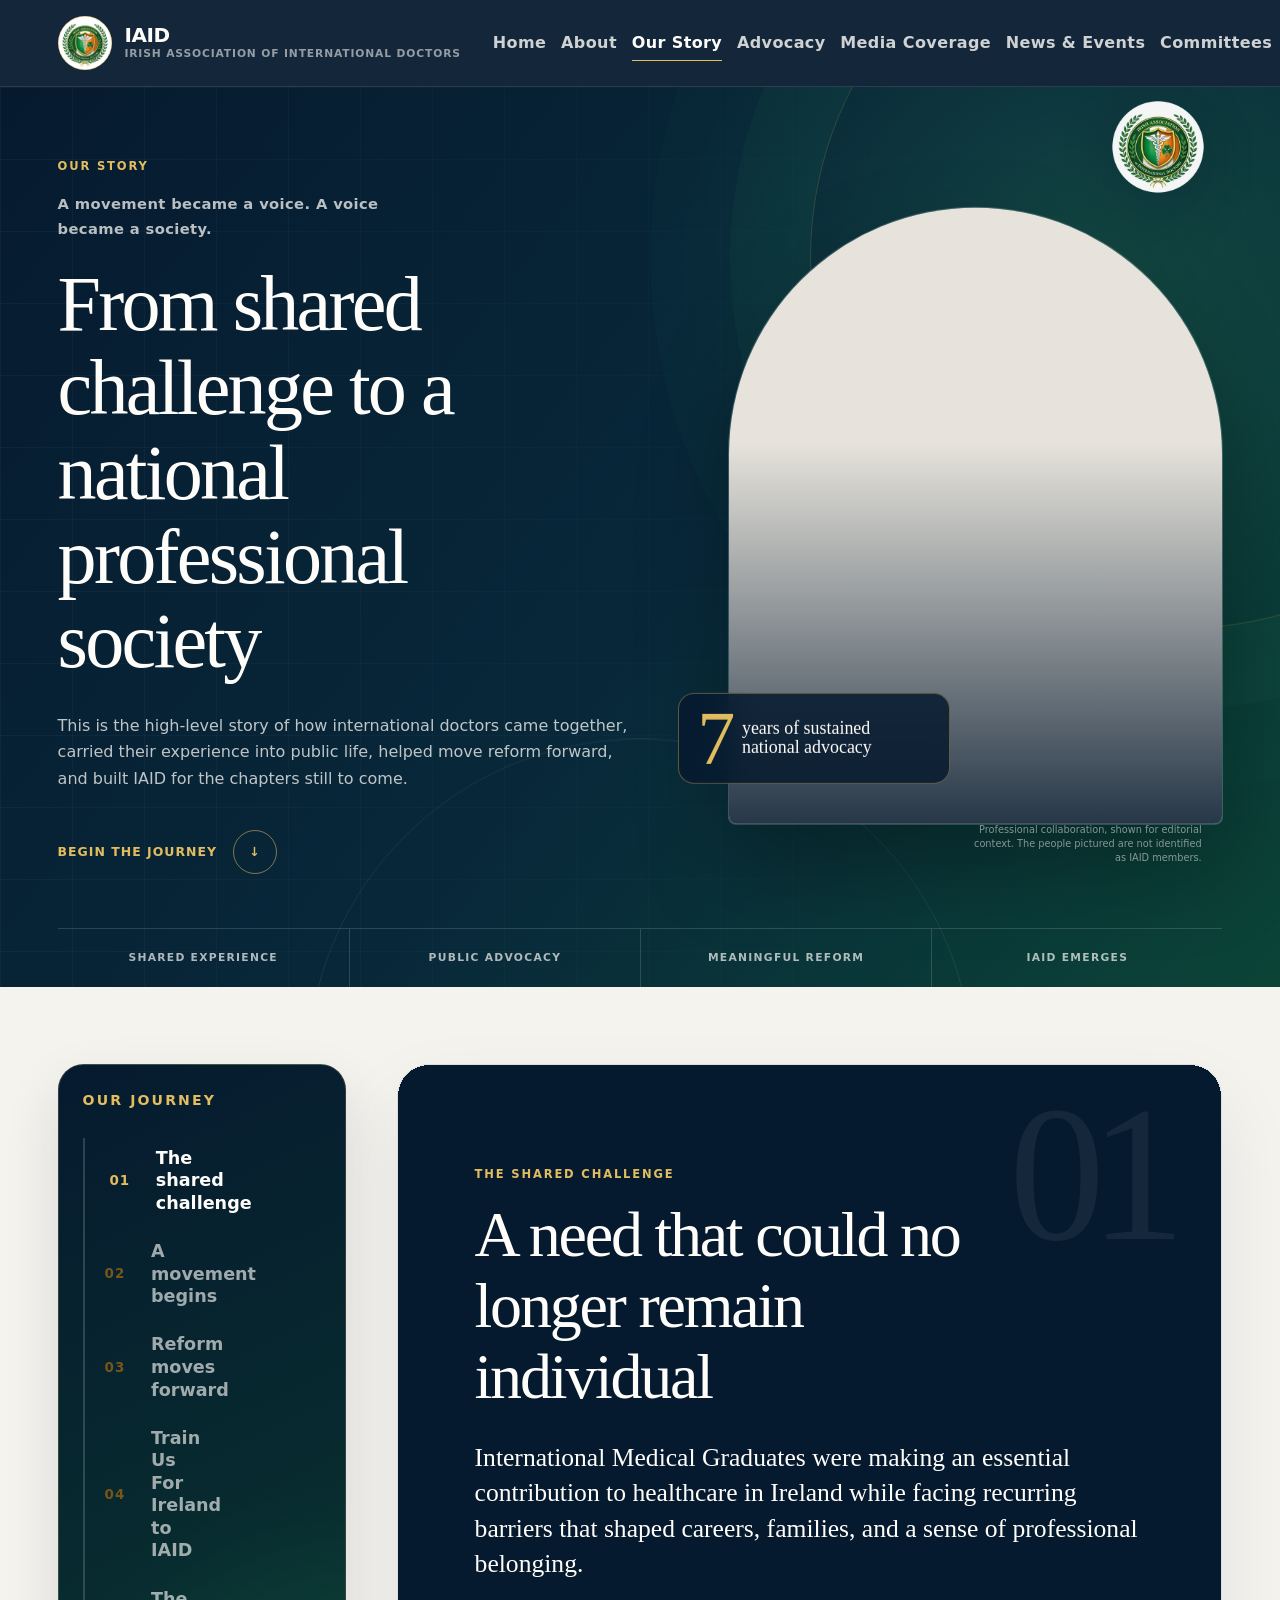
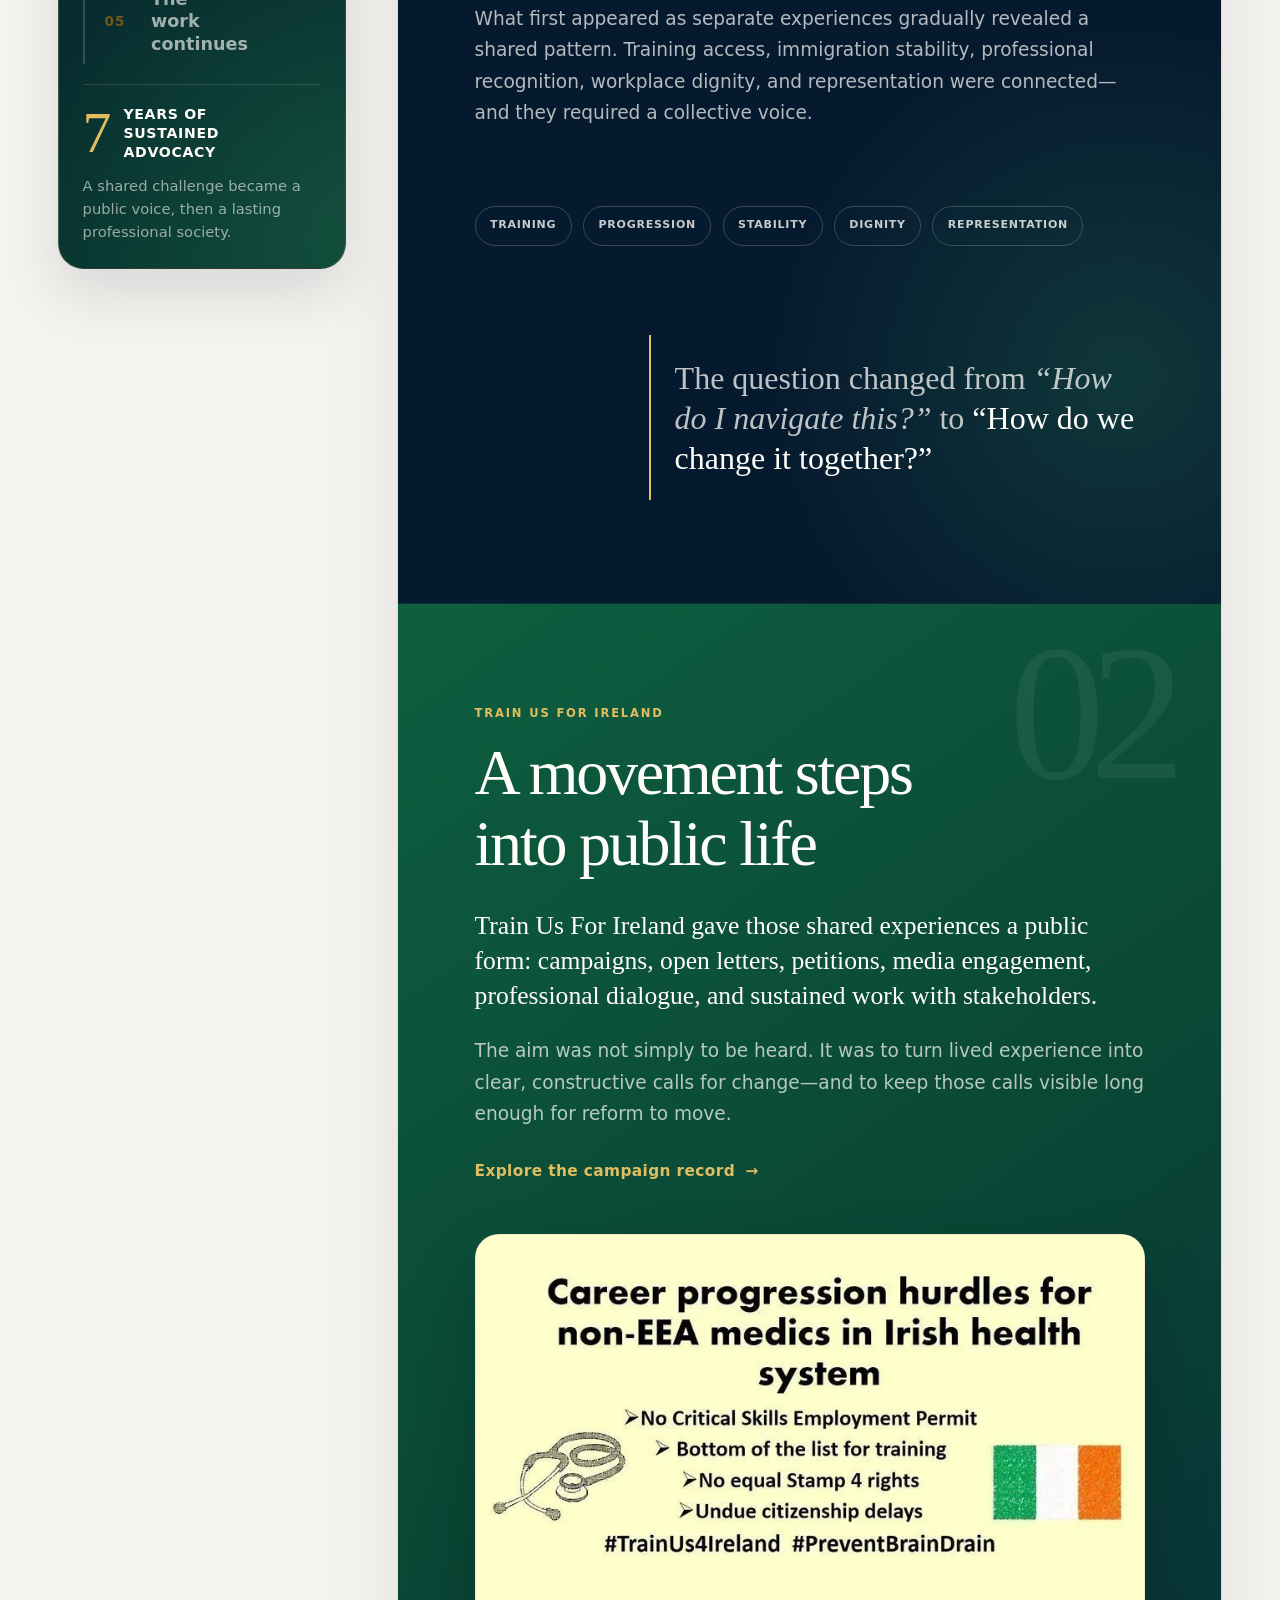
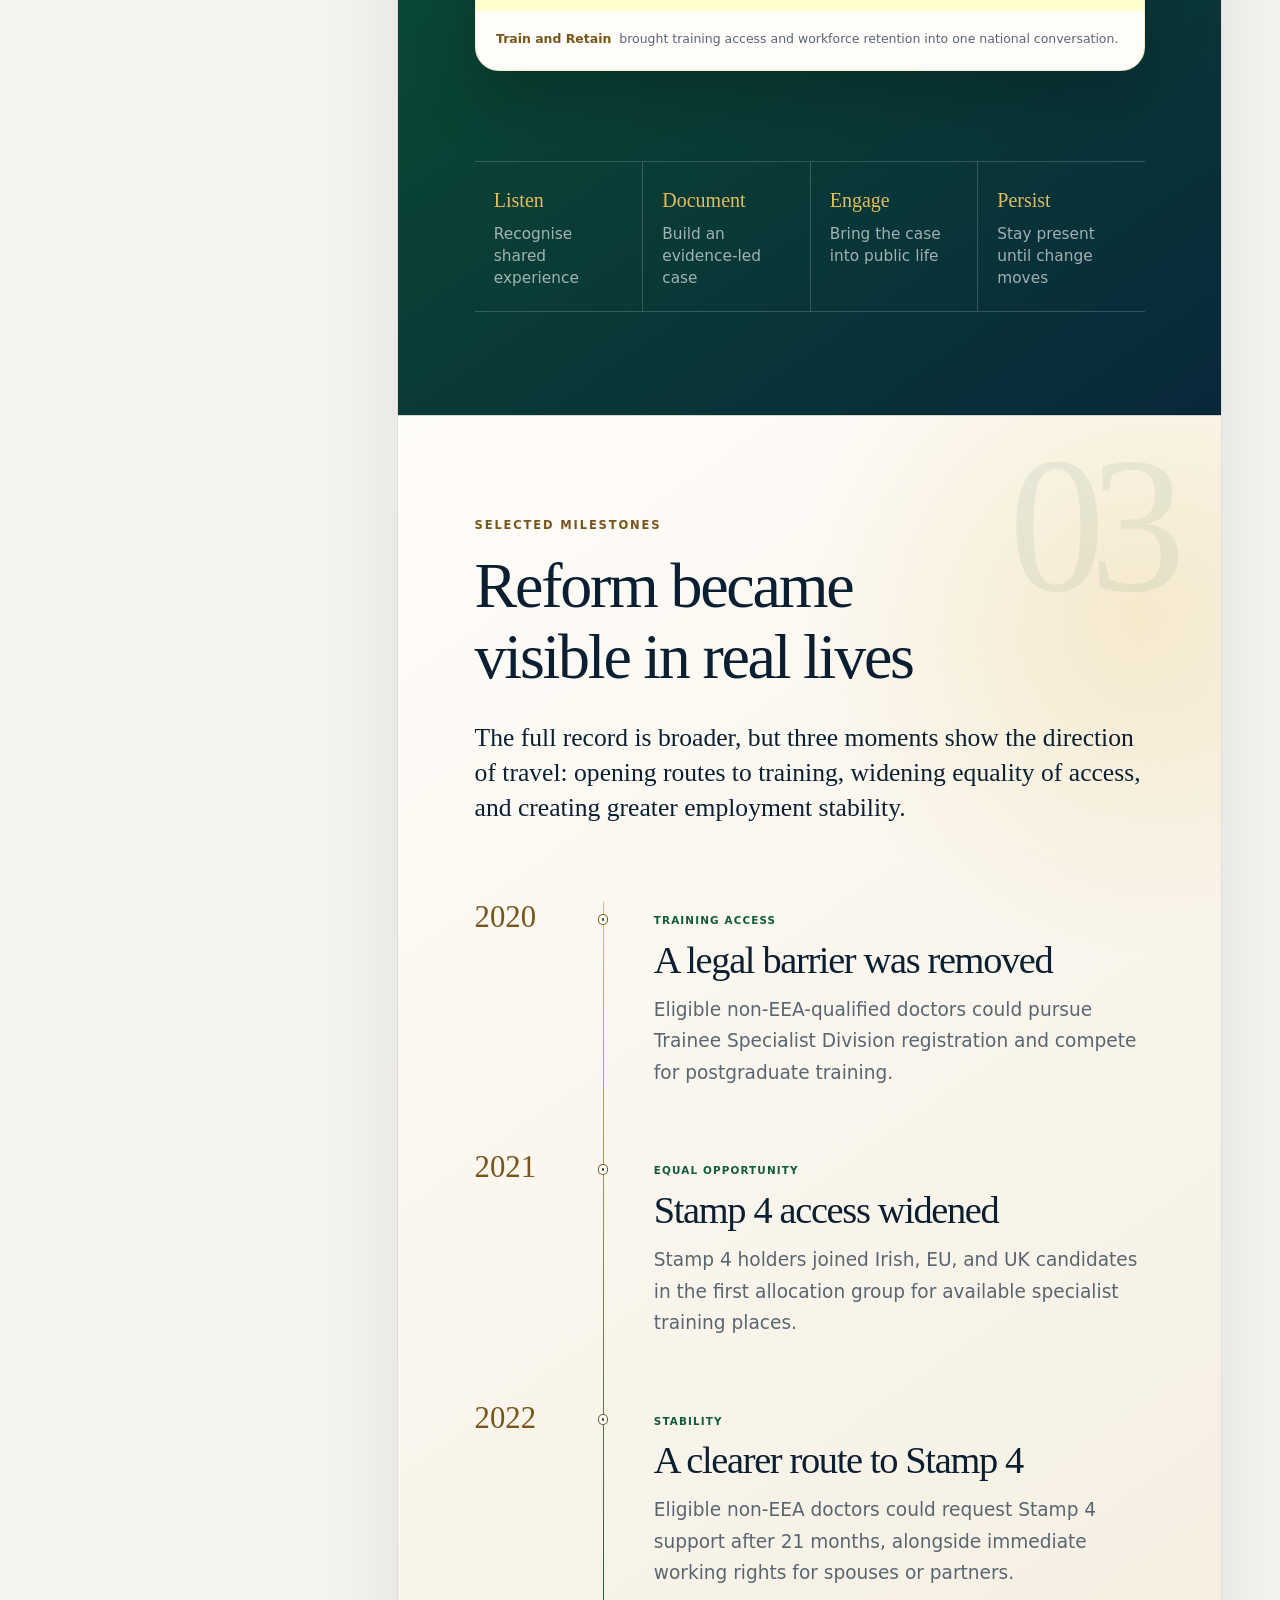
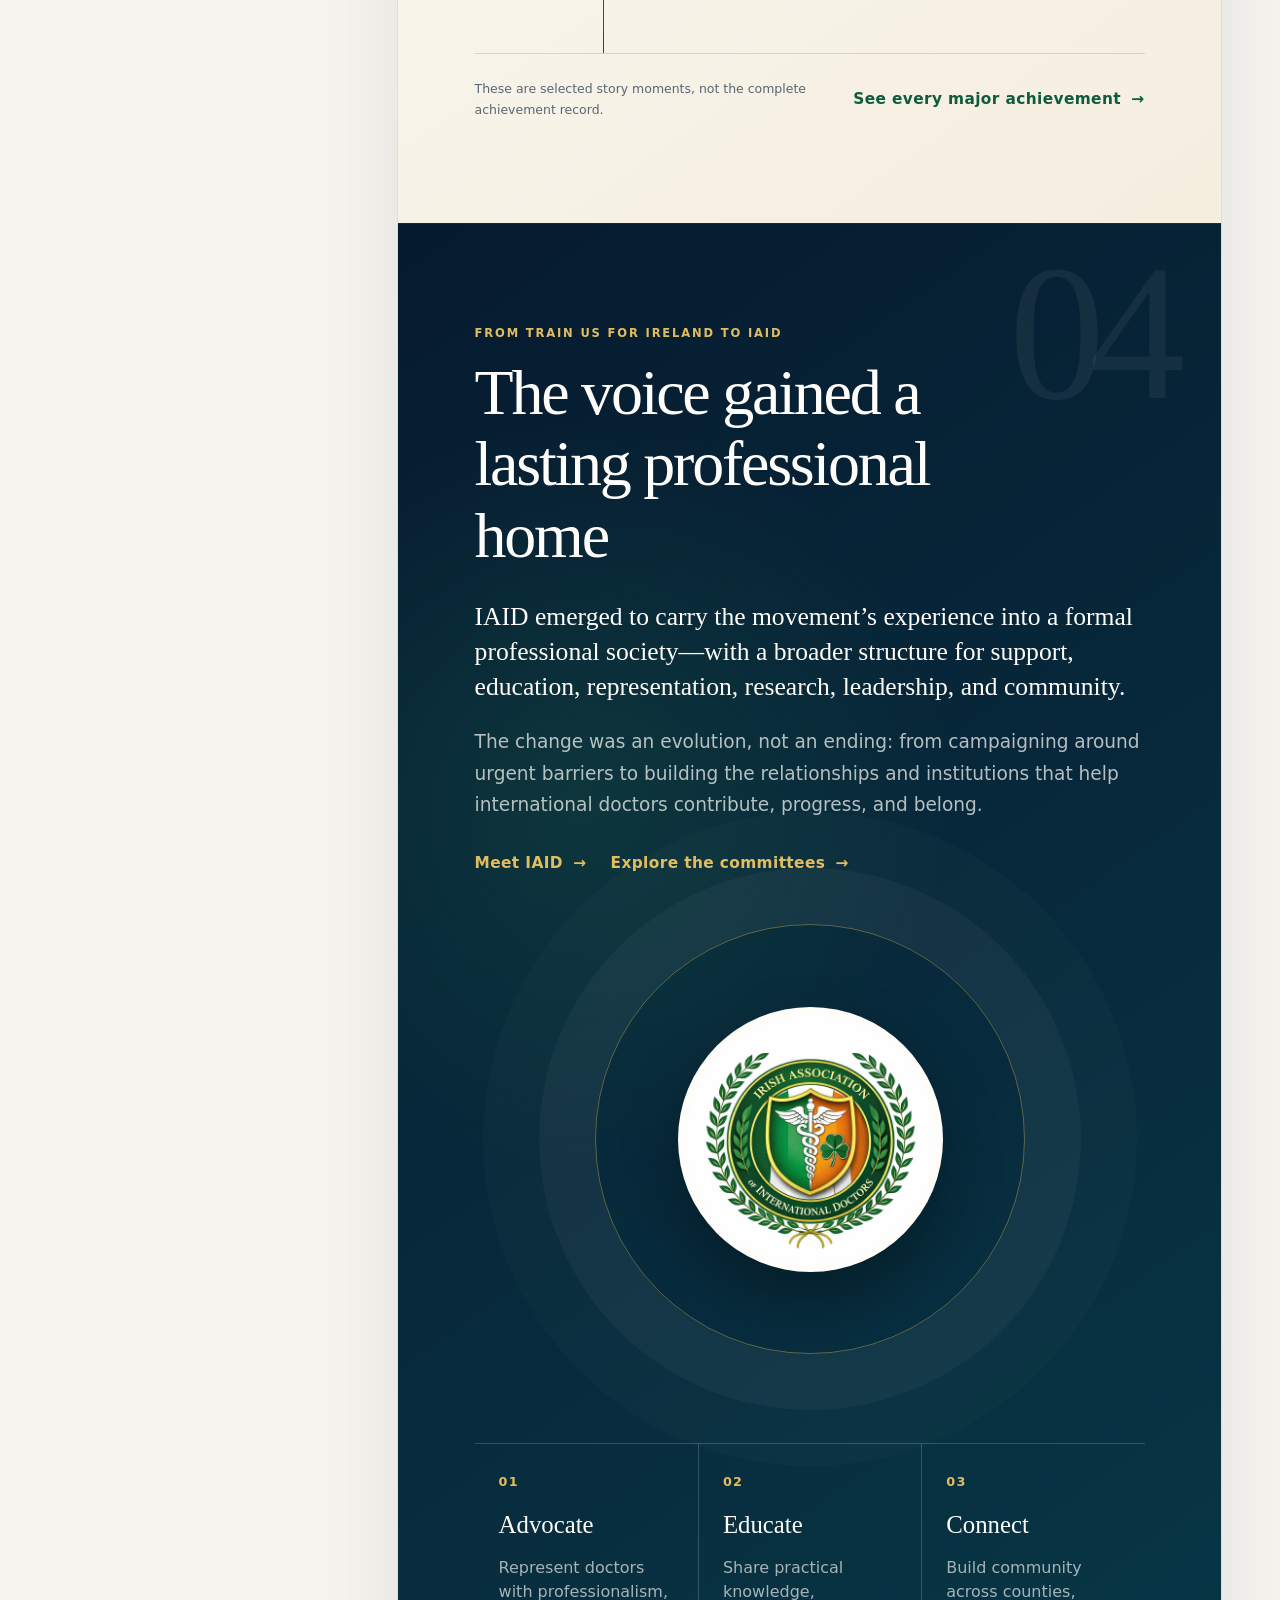
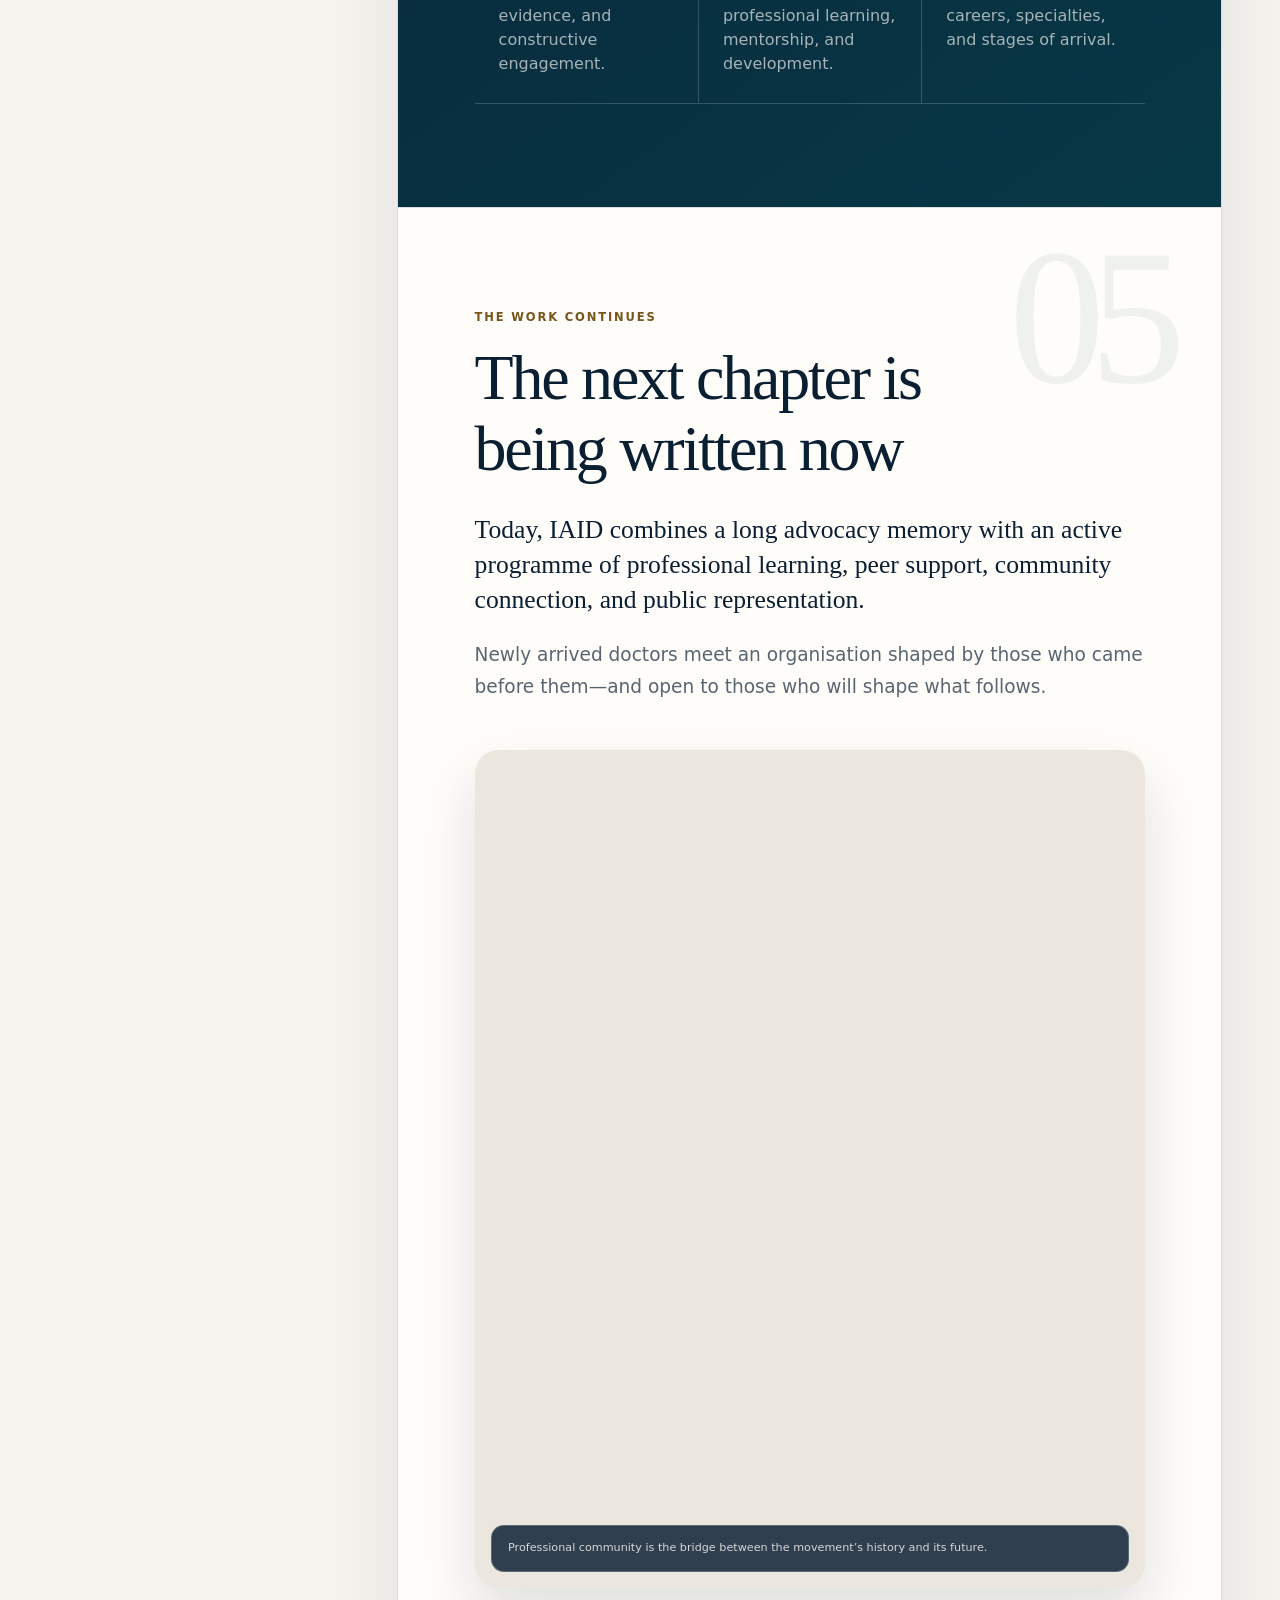
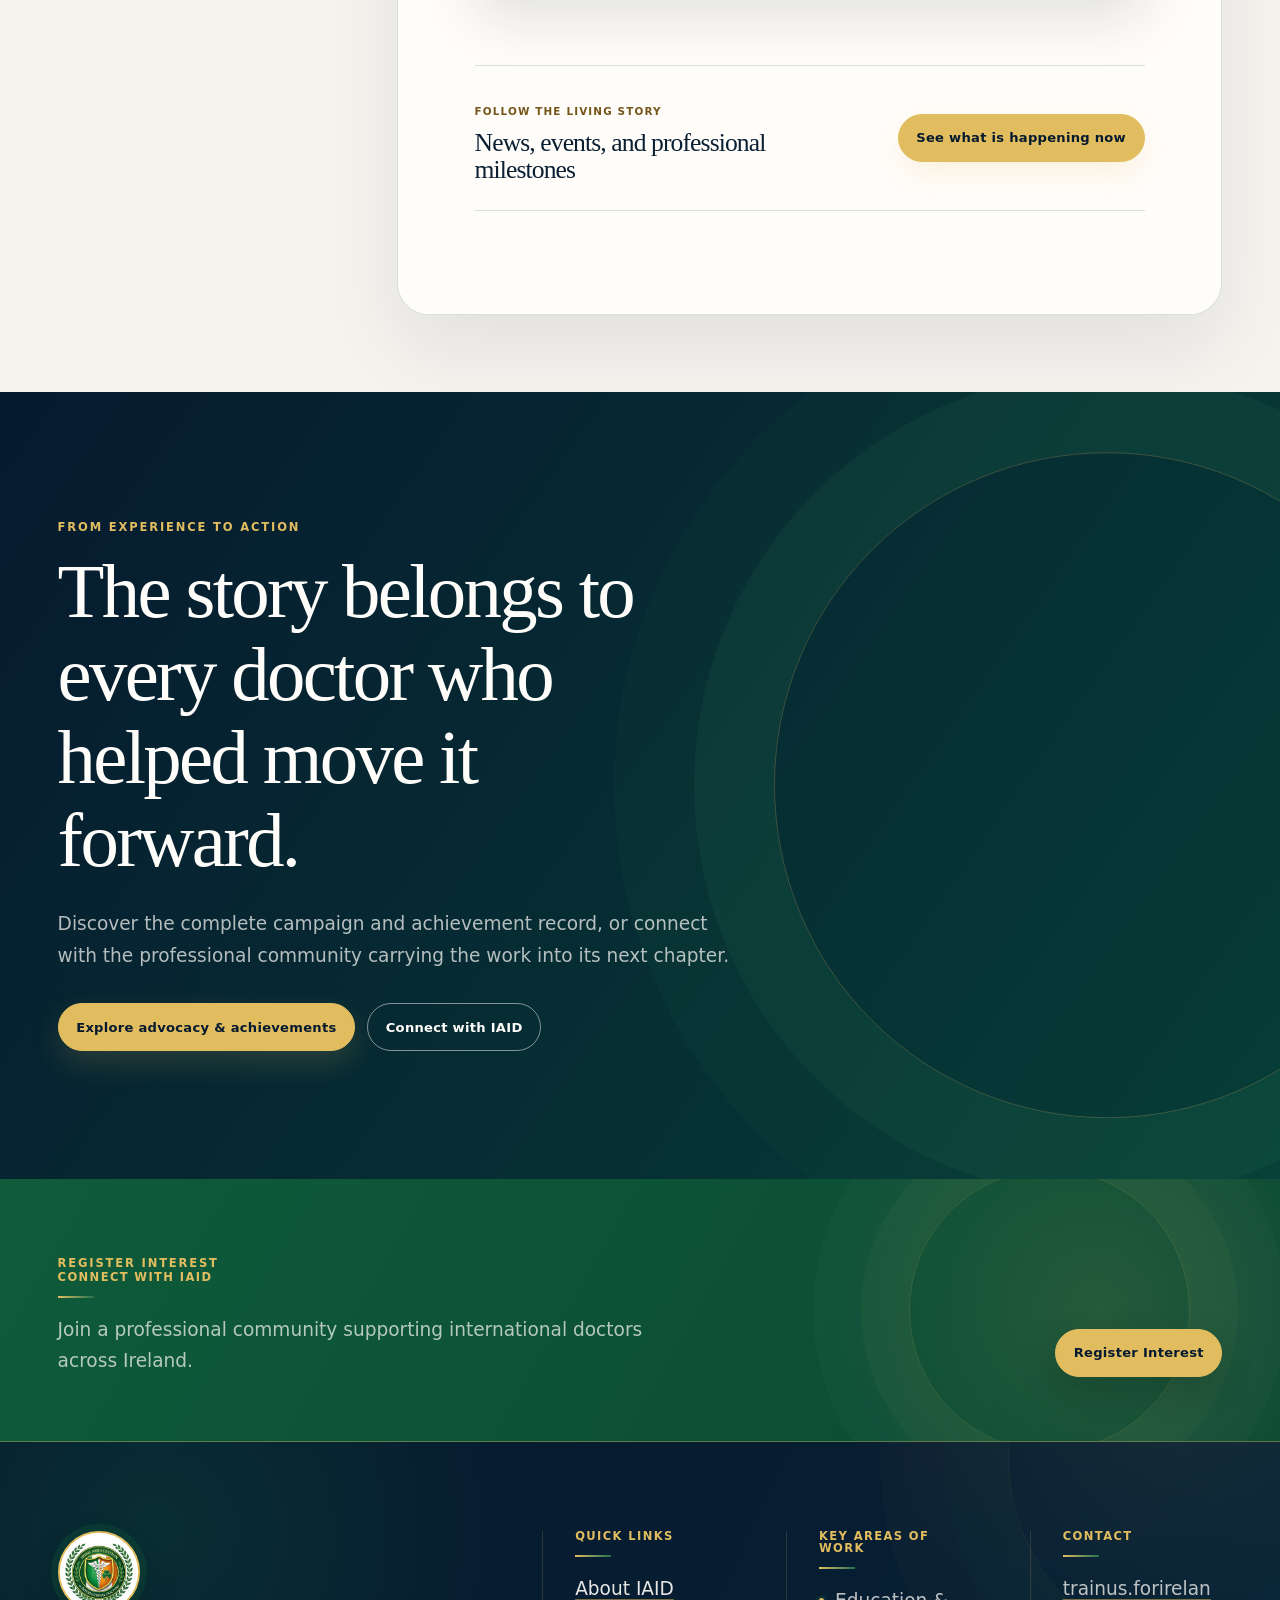
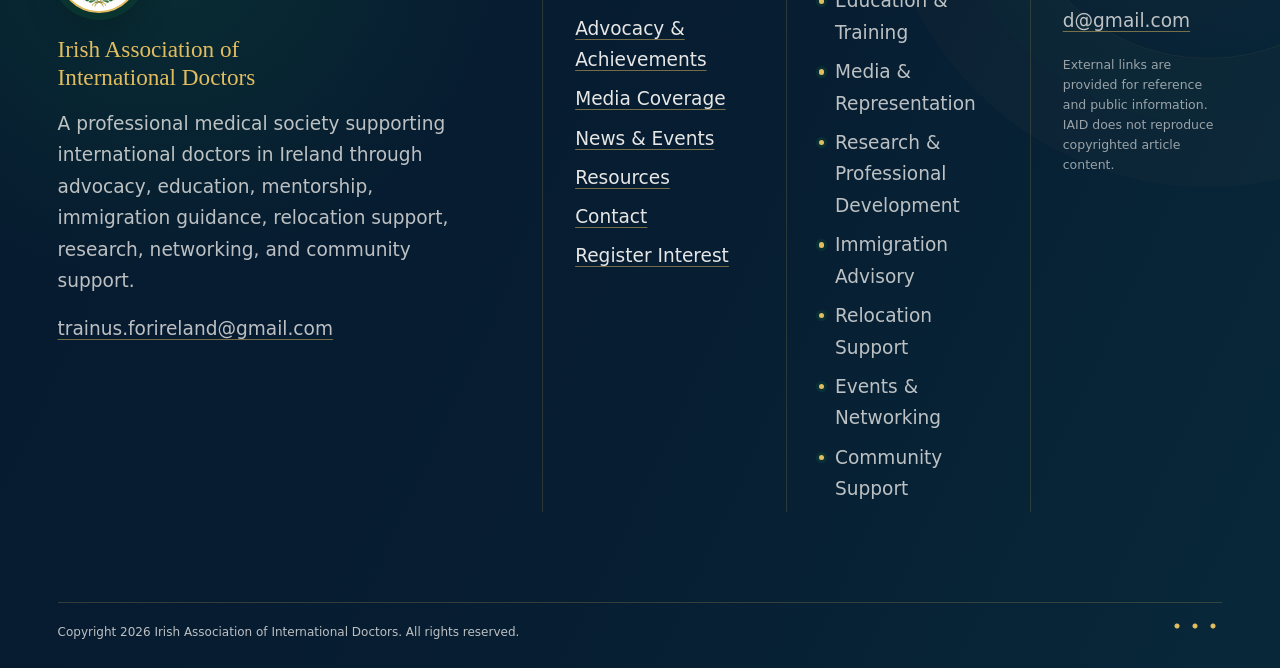
<file: our-story/index.html>
<!doctype html>
<html lang="en-IE">
<head>
	<meta charset="UTF-8">
	<meta name="viewport" content="width=device-width, initial-scale=1">
	<link rel="icon" type="image/png" sizes="256x256" href="../assets/images/iaid-logo.png">
	<link rel="apple-touch-icon" href="../assets/images/iaid-logo.png">
	<title>Our Story | From Train Us For Ireland to IAID</title>
	<meta name="description" content="Discover IAID's journey from Train Us For Ireland to a professional society representing and supporting international doctors across Ireland.">
	<meta name="robots" content="index, follow">
	<link rel="canonical" href="https://theiaid.org/our-story/">
	<meta property="og:type" content="website">
	<meta property="og:locale" content="en_IE">
	<meta property="og:site_name" content="Irish Association of International Doctors">
	<meta property="og:title" content="Our Story | From Train Us For Ireland to IAID">
	<meta property="og:description" content="A seven-year advocacy journey evolving into a professional society for international doctors in Ireland.">
	<meta property="og:url" content="https://theiaid.org/our-story/">
	<meta property="og:image" content="https://theiaid.org/assets/images/iaid-social-preview-editorial.jpg">
	<meta property="og:image:alt" content="IAID — Irish Association of International Doctors">
	<meta name="twitter:card" content="summary_large_image">
	<meta name="twitter:title" content="Our Story | From Train Us For Ireland to IAID">
	<meta name="twitter:description" content="A seven-year advocacy journey evolving into a professional society for international doctors in Ireland.">
	<meta name="twitter:image" content="https://theiaid.org/assets/images/iaid-social-preview-editorial.jpg">
	<link rel="stylesheet" href="../assets/css/site.css">
	<link rel="stylesheet" href="../assets/css/story-journey.css">
	<script src="../assets/js/site.js" defer></script>
	<script src="../assets/js/story-journey.js" defer></script>
</head>
<body class="page ia-page-story">
<a class="skip-link screen-reader-text" href="#primary">Skip to content</a>
<header class="site-header" data-site-header>
	<span class="scroll-progress" data-scroll-progress aria-hidden="true"></span>
	<div class="header-utility">
		<div class="wrap header-utility-inner">
			<span>Professional medical society supporting international doctors in Ireland</span>
			<a href="mailto:trainus.forireland@gmail.com">trainus.forireland@gmail.com</a>
		</div>
	</div>
	<div class="wrap header-inner">
		<div class="brand">
			<a href="../" class="site-logo-link" rel="home"><img class="site-logo" src="../assets/images/iaid-logo-official.jpeg" alt="Irish Association of International Doctors" width="1024" height="1024"></a>
			<div class="brand-text">
				<p class="site-name">IAID</p>
				<p class="site-tagline">Irish Association of International Doctors</p>
			</div>
		</div>
		<button class="menu-toggle" type="button" data-menu-toggle aria-controls="site-navigation" aria-expanded="false">
			<span class="menu-toggle-lines" aria-hidden="true"></span>
			<span class="screen-reader-text">Menu</span>
		</button>
		<nav id="site-navigation" class="site-navigation" aria-label="Primary menu">
			<ul id="primary-menu" class="primary-menu menu">
				<li><a href="../">Home</a></li>
				<li><a href="../about-iaid/">About</a></li>
				<li class="current-menu-item"><a href="../our-story/" aria-current="page">Our Story</a></li>
				<li><a href="../advocacy-achievements/">Advocacy</a></li>
				<li><a href="../media-coverage/">Media Coverage</a></li>
				<li><a href="../news-events/">News &amp; Events</a></li>
				<li><a href="../committees/">Committees</a></li>
				<li><a href="../resources/">Resources</a></li>
				<li><a href="../contact/">Contact</a></li>
				<li><a href="../membership-register-interest/">Register Interest</a></li>
			</ul>
		</nav>
	</div>
</header>
<main id="primary" class="site-main ia-page ia-page-story story-journey" data-story-journey>
	<section class="story-journey-hero" aria-labelledby="story-title" data-story-hero>
		<div class="story-atmosphere" aria-hidden="true">
			<span class="story-atmosphere-grid"></span>
			<span class="story-atmosphere-orbit story-atmosphere-orbit-one" data-story-depth="0.16"></span>
			<span class="story-atmosphere-orbit story-atmosphere-orbit-two" data-story-depth="0.1"></span>
		</div>
		<div class="wrap story-journey-hero-grid">
			<div class="story-journey-hero-copy">
				<span class="ia-label">Our Story</span>
				<p class="story-journey-prologue">A movement became a voice. A voice became a society.</p>
				<h1 id="story-title">From shared challenge to a national professional society</h1>
				<p class="story-journey-hero-intro">This is the high-level story of how international doctors came together, carried their experience into public life, helped move reform forward, and built IAID for the chapters still to come.</p>
				<a class="story-journey-begin" href="#story-chapter-1"><span>Begin the journey</span><span aria-hidden="true">&darr;</span></a>
			</div>
			<figure class="editorial-figure story-journey-hero-visual" data-story-depth="0.07">
				<img class="story-journey-hero-brandmark" src="../assets/images/iaid-logo.png" alt="" width="256" height="256" aria-hidden="true">
				<picture>
					<source media="(max-width: 760px)" srcset="../assets/images/editorial/story-doctors-collaborating-720.webp" type="image/webp">
					<source srcset="../assets/images/editorial/story-doctors-collaborating-1200.webp" type="image/webp">
					<img src="../assets/images/editorial/story-doctors-collaborating.jpg" alt="Two doctors reviewing information together during a professional working session" width="1200" height="1800" fetchpriority="high" decoding="async">
				</picture>
				<figcaption>Professional collaboration, shown for editorial context. The people pictured are not identified as IAID members.</figcaption>
				<div class="story-journey-hero-stat"><strong>7</strong><span>years of sustained national advocacy</span></div>
			</figure>
		</div>
		<div class="wrap story-journey-premise" aria-label="The journey in four ideas">
			<span>Shared experience</span>
			<span>Public advocacy</span>
			<span>Meaningful reform</span>
			<span>IAID emerges</span>
		</div>
	</section>

	<div class="story-journey-shell">
		<aside class="story-journey-rail" aria-label="Story chapters">
			<p>Our journey</p>
			<div class="story-journey-rail-line" aria-hidden="true"><span data-story-progress></span></div>
			<ol>
				<li><a href="#story-chapter-1" data-story-nav="story-chapter-1"><span>01</span>The shared challenge</a></li>
				<li><a href="#story-chapter-2" data-story-nav="story-chapter-2"><span>02</span>A movement begins</a></li>
				<li><a href="#story-chapter-3" data-story-nav="story-chapter-3"><span>03</span>Reform moves forward</a></li>
				<li><a href="#story-chapter-4" data-story-nav="story-chapter-4"><span>04</span>Train Us For Ireland to IAID</a></li>
				<li><a href="#story-chapter-5" data-story-nav="story-chapter-5"><span>05</span>The work continues</a></li>
			</ol>
			<div class="story-journey-rail-note" aria-hidden="true">
				<div><strong>7</strong><span>years of sustained advocacy</span></div>
				<p>A shared challenge became a public voice, then a lasting professional society.</p>
			</div>
		</aside>

		<div class="story-journey-chapters">
			<section id="story-chapter-1" class="story-chapter story-chapter-origin" data-story-chapter>
				<div class="story-chapter-number" aria-hidden="true">01</div>
				<div class="story-chapter-content story-reveal">
					<span class="ia-label">The shared challenge</span>
					<h2>A need that could no longer remain individual</h2>
					<p class="story-chapter-lead">International Medical Graduates were making an essential contribution to healthcare in Ireland while facing recurring barriers that shaped careers, families, and a sense of professional belonging.</p>
					<p>What first appeared as separate experiences gradually revealed a shared pattern. Training access, immigration stability, professional recognition, workplace dignity, and representation were connected&mdash;and they required a collective voice.</p>
				</div>
				<div class="story-origin-words story-reveal" aria-label="Issues that brought doctors together">
					<span>Training</span><span>Progression</span><span>Stability</span><span>Dignity</span><span>Representation</span>
				</div>
				<p class="story-chapter-turn story-reveal">The question changed from <em>&ldquo;How do I navigate this?&rdquo;</em> to <strong>&ldquo;How do we change it together?&rdquo;</strong></p>
			</section>

			<section id="story-chapter-2" class="story-chapter story-chapter-movement" data-story-chapter>
				<div class="story-chapter-number" aria-hidden="true">02</div>
				<div class="story-movement-grid">
					<div class="story-chapter-content story-reveal">
						<span class="ia-label">Train Us For Ireland</span>
						<h2>A movement steps into public life</h2>
						<p class="story-chapter-lead">Train Us For Ireland gave those shared experiences a public form: campaigns, open letters, petitions, media engagement, professional dialogue, and sustained work with stakeholders.</p>
						<p>The aim was not simply to be heard. It was to turn lived experience into clear, constructive calls for change&mdash;and to keep those calls visible long enough for reform to move.</p>
						<a class="story-text-link" href="../advocacy-achievements/#advocacy-campaigns-title">Explore the campaign record <span aria-hidden="true">&rarr;</span></a>
					</div>
					<figure class="story-movement-art story-reveal" data-story-depth="0.045">
						<img src="../assets/images/media/media-22.webp" alt="Train and Retain campaign artwork highlighting career progression barriers for non-EEA doctors" width="800" height="450" loading="lazy" decoding="async">
						<figcaption><strong>Train and Retain</strong> brought training access and workforce retention into one national conversation.</figcaption>
					</figure>
				</div>
				<div class="story-movement-methods story-reveal" aria-label="How the movement worked">
					<div><strong>Listen</strong><span>Recognise shared experience</span></div>
					<div><strong>Document</strong><span>Build an evidence-led case</span></div>
					<div><strong>Engage</strong><span>Bring the case into public life</span></div>
					<div><strong>Persist</strong><span>Stay present until change moves</span></div>
				</div>
			</section>

			<section id="story-chapter-3" class="story-chapter story-chapter-reform" data-story-chapter>
				<div class="story-chapter-number" aria-hidden="true">03</div>
				<div class="story-chapter-content story-reveal">
					<span class="ia-label">Selected milestones</span>
					<h2>Reform became visible in real lives</h2>
					<p class="story-chapter-lead">The full record is broader, but three moments show the direction of travel: opening routes to training, widening equality of access, and creating greater employment stability.</p>
				</div>
				<ol class="story-milestones" aria-label="Selected advocacy milestones">
					<li class="story-reveal"><time datetime="2020">2020</time><div><span>Training access</span><h3>A legal barrier was removed</h3><p>Eligible non-EEA-qualified doctors could pursue Trainee Specialist Division registration and compete for postgraduate training.</p></div></li>
					<li class="story-reveal"><time datetime="2021">2021</time><div><span>Equal opportunity</span><h3>Stamp 4 access widened</h3><p>Stamp 4 holders joined Irish, EU, and UK candidates in the first allocation group for available specialist training places.</p></div></li>
					<li class="story-reveal"><time datetime="2022">2022</time><div><span>Stability</span><h3>A clearer route to Stamp 4</h3><p>Eligible non-EEA doctors could request Stamp 4 support after 21 months, alongside immediate working rights for spouses or partners.</p></div></li>
				</ol>
				<div class="story-reform-link story-reveal">
					<p>These are selected story moments, not the complete achievement record.</p>
					<a class="story-text-link" href="../advocacy-achievements/">See every major achievement <span aria-hidden="true">&rarr;</span></a>
				</div>
			</section>

			<section id="story-chapter-4" class="story-chapter story-chapter-society" data-story-chapter>
				<div class="story-chapter-number" aria-hidden="true">04</div>
				<div class="story-society-grid">
					<div class="story-society-emblem story-reveal" data-story-depth="0.055">
						<div class="story-society-rings" aria-hidden="true"></div>
						<div class="story-society-logo-frame">
							<img src="../assets/images/iaid-logo-official.jpeg" alt="Irish Association of International Doctors crest" width="1024" height="1024" loading="lazy" decoding="async">
						</div>
					</div>
					<div class="story-chapter-content story-reveal">
						<span class="ia-label">From Train Us For Ireland to IAID</span>
						<h2>The voice gained a lasting professional home</h2>
						<p class="story-chapter-lead">IAID emerged to carry the movement&rsquo;s experience into a formal professional society&mdash;with a broader structure for support, education, representation, research, leadership, and community.</p>
						<p>The change was an evolution, not an ending: from campaigning around urgent barriers to building the relationships and institutions that help international doctors contribute, progress, and belong.</p>
						<div class="story-society-links">
							<a class="story-text-link" href="../about-iaid/">Meet IAID <span aria-hidden="true">&rarr;</span></a>
							<a class="story-text-link" href="../committees/">Explore the committees <span aria-hidden="true">&rarr;</span></a>
						</div>
					</div>
				</div>
				<div class="story-society-pillars story-reveal" aria-label="How IAID carries the work forward">
					<div><span>01</span><strong>Advocate</strong><p>Represent doctors with professionalism, evidence, and constructive engagement.</p></div>
					<div><span>02</span><strong>Educate</strong><p>Share practical knowledge, professional learning, mentorship, and development.</p></div>
					<div><span>03</span><strong>Connect</strong><p>Build community across counties, careers, specialties, and stages of arrival.</p></div>
				</div>
			</section>

			<section id="story-chapter-5" class="story-chapter story-chapter-future" data-story-chapter>
				<div class="story-chapter-number" aria-hidden="true">05</div>
				<div class="story-future-grid">
					<div class="story-chapter-content story-reveal">
						<span class="ia-label">The work continues</span>
						<h2>The next chapter is being written now</h2>
						<p class="story-chapter-lead">Today, IAID combines a long advocacy memory with an active programme of professional learning, peer support, community connection, and public representation.</p>
						<p>Newly arrived doctors meet an organisation shaped by those who came before them&mdash;and open to those who will shape what follows.</p>
					</div>
					<figure class="story-future-image story-reveal" data-story-depth="0.035">
						<picture>
							<source media="(max-width: 760px)" srcset="../assets/images/editorial/about-professional-community-960.webp" type="image/webp">
							<source srcset="../assets/images/editorial/about-professional-community-1600.webp" type="image/webp">
							<img src="../assets/images/editorial/about-professional-community.jpg" alt="Doctors in professional discussion around a table" width="1600" height="1067" loading="lazy" decoding="async">
						</picture>
						<figcaption>Professional community is the bridge between the movement&rsquo;s history and its future.</figcaption>
					</figure>
				</div>
				<div class="story-future-actions story-reveal">
					<div><span>Follow the living story</span><h3>News, events, and professional milestones</h3></div>
					<a class="ia-button ia-button-primary" href="../news-events/">See what is happening now</a>
				</div>
			</section>
		</div>
	</div>

	<section class="story-journey-closing" aria-labelledby="story-closing-title">
		<div class="story-journey-closing-orbit" aria-hidden="true"></div>
		<div class="wrap story-journey-closing-inner story-reveal">
			<span class="ia-label">From experience to action</span>
			<h2 id="story-closing-title">The story belongs to every doctor who helped move it forward.</h2>
			<p>Discover the complete campaign and achievement record, or connect with the professional community carrying the work into its next chapter.</p>
			<div class="ia-actions">
				<a class="ia-button ia-button-primary" href="../advocacy-achievements/">Explore advocacy &amp; achievements</a>
				<a class="ia-button ia-button-ghost" href="../membership-register-interest/">Connect with IAID</a>
			</div>
		</div>
	</section>
</main>
<footer class="site-footer">
	<div class="footer-cta">
		<div class="wrap footer-cta-inner">
			<div>
				<p class="eyebrow">Register Interest</p>
				<h2>Connect with IAID</h2>
				<p>Join a professional community supporting international doctors across Ireland.</p>
			</div>
			<a class="button button-secondary" href="../membership-register-interest/">Register Interest</a>
		</div>
	</div>
	<div class="wrap footer-grid">
		<div class="footer-brand">
			<a href="../" class="footer-logo-link" rel="home"><img class="site-logo" src="../assets/images/iaid-logo-official.jpeg" alt="Irish Association of International Doctors" width="1024" height="1024"></a>
			<p class="footer-title">Irish Association of International Doctors</p>
			<p>A professional medical society supporting international doctors in Ireland through advocacy, education, mentorship, immigration guidance, relocation support, research, networking, and community support.</p>
			<a class="footer-email" href="mailto:trainus.forireland@gmail.com">trainus.forireland@gmail.com</a>
		</div>
		<div>
			<h2>Quick links</h2>
			<ul class="footer-menu menu">
				<li><a href="../about-iaid/">About IAID</a></li>
				<li><a href="../advocacy-achievements/">Advocacy &amp; Achievements</a></li>
				<li><a href="../media-coverage/">Media Coverage</a></li>
				<li><a href="../news-events/">News &amp; Events</a></li>
				<li><a href="../resources/">Resources</a></li>
				<li><a href="../contact/">Contact</a></li>
				<li><a href="../membership-register-interest/">Register Interest</a></li>
			</ul>
		</div>
		<div>
			<h2>Key areas of work</h2>
			<ul class="footer-list">
				<li>Education &amp; Training</li>
				<li>Media &amp; Representation</li>
				<li>Research &amp; Professional Development</li>
				<li>Immigration Advisory</li>
				<li>Relocation Support</li>
				<li>Events &amp; Networking</li>
				<li>Community Support</li>
			</ul>
		</div>
		<div>
			<h2>Contact</h2>
			<p><a href="mailto:trainus.forireland@gmail.com">trainus.forireland@gmail.com</a></p>
			<p class="footer-note">External links are provided for reference and public information. IAID does not reproduce copyrighted article content.</p>
		</div>
	</div>
	<div class="wrap footer-bottom">
		<p>Copyright 2026 Irish Association of International Doctors. All rights reserved.</p>
		<div class="footer-dots" aria-hidden="true"></div>
	</div>
</footer>
</body>
</html>
</file>
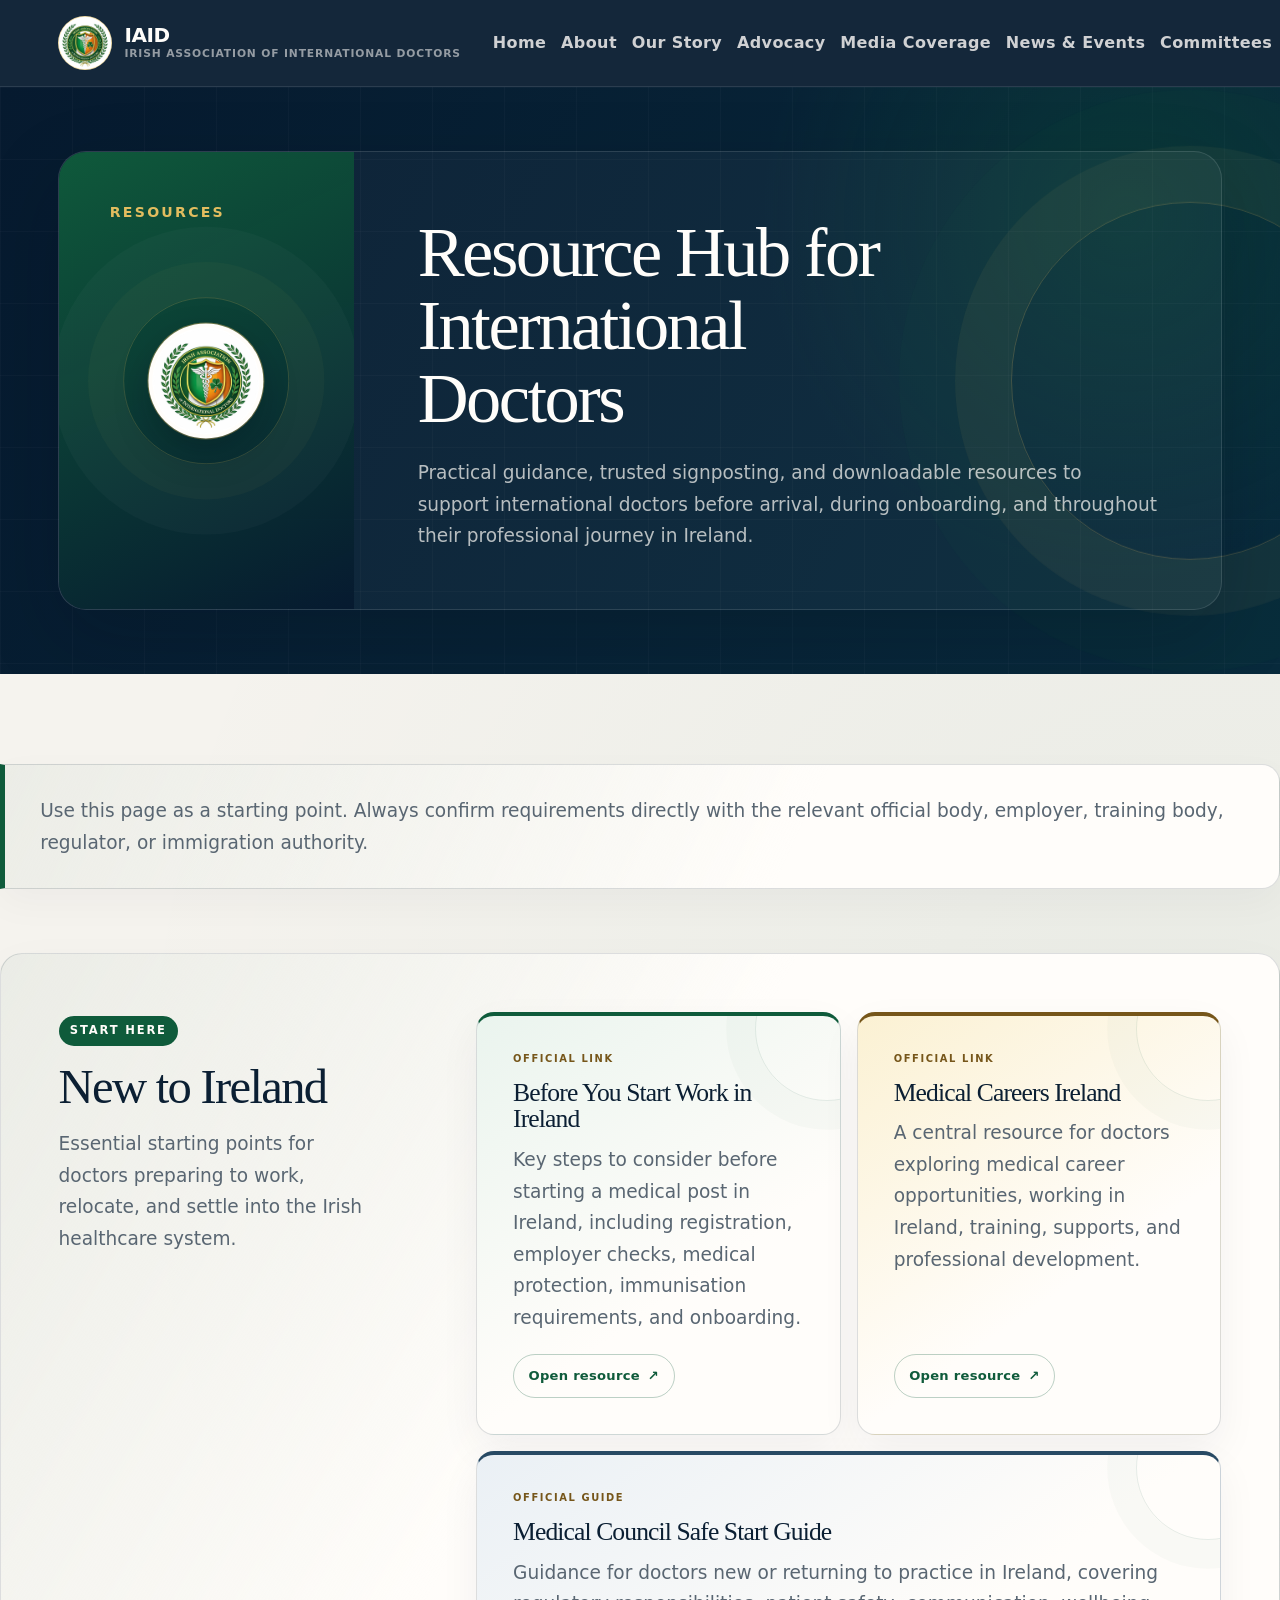
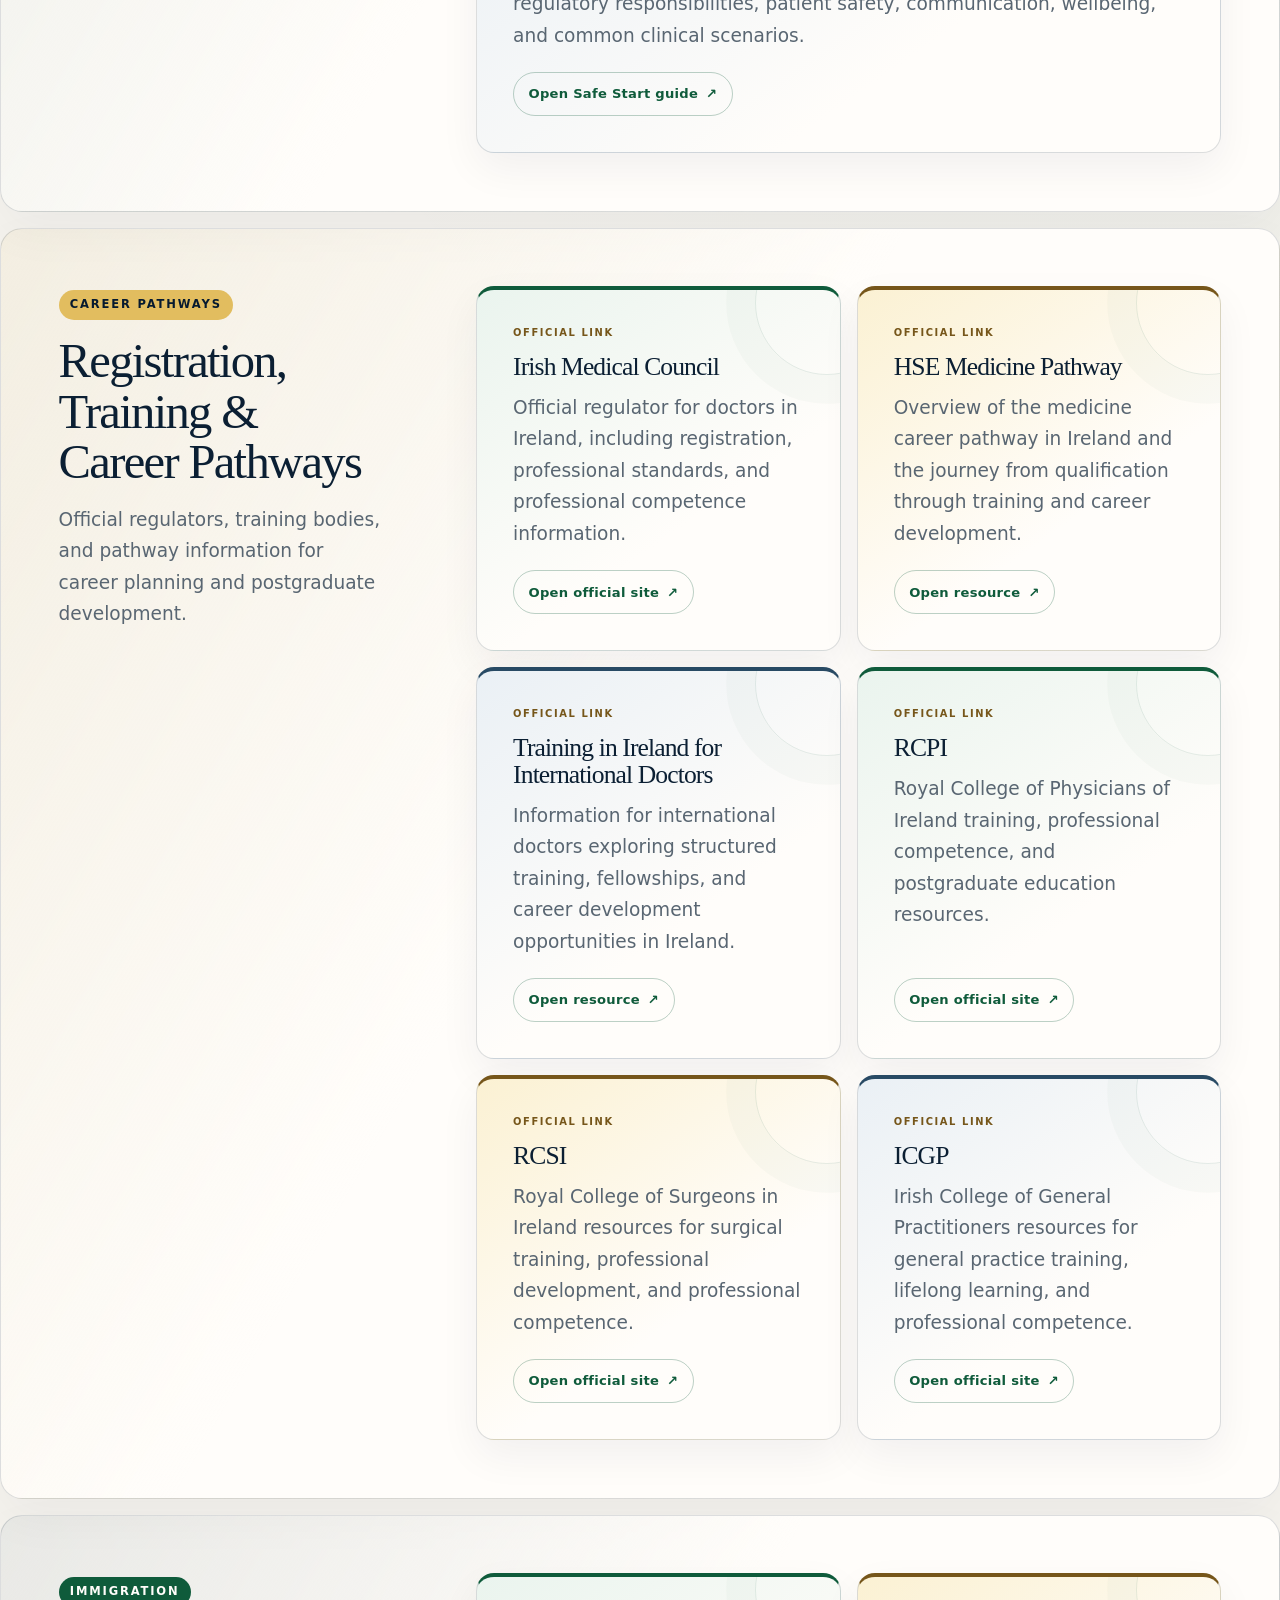
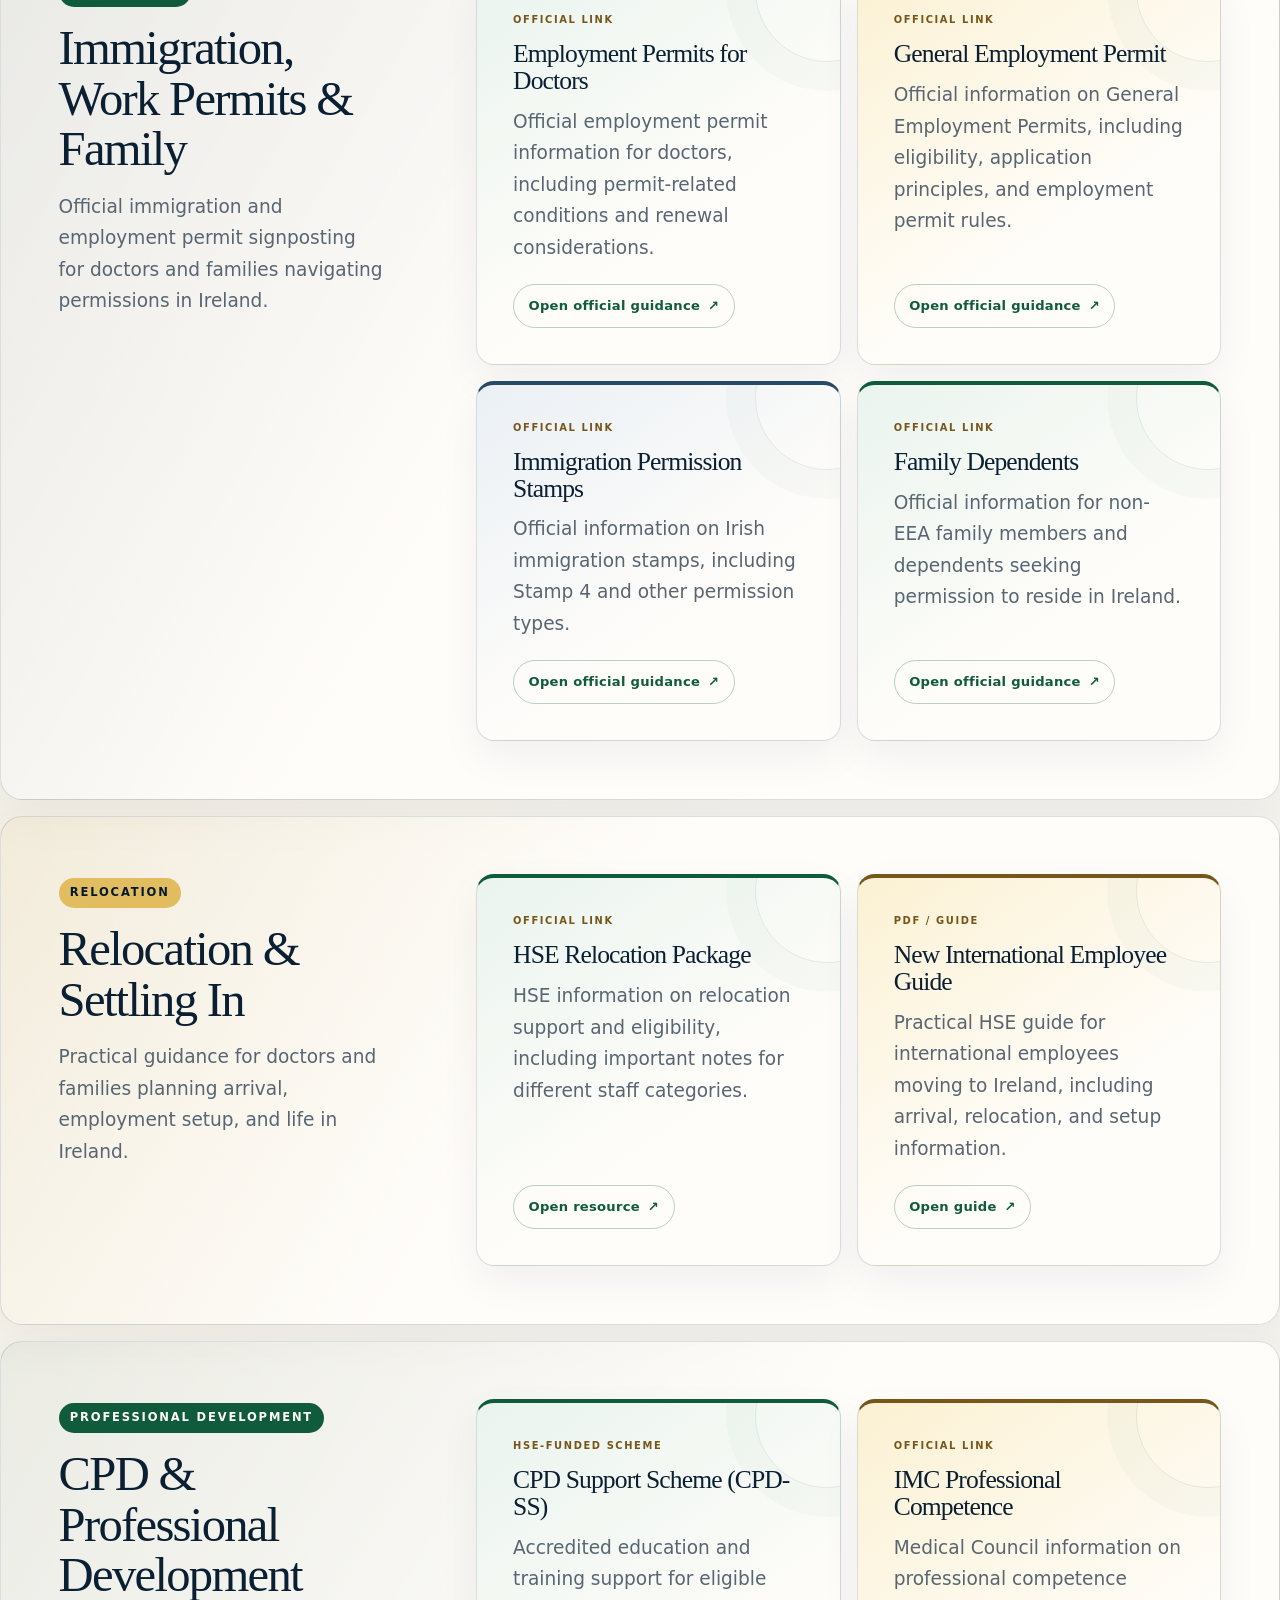
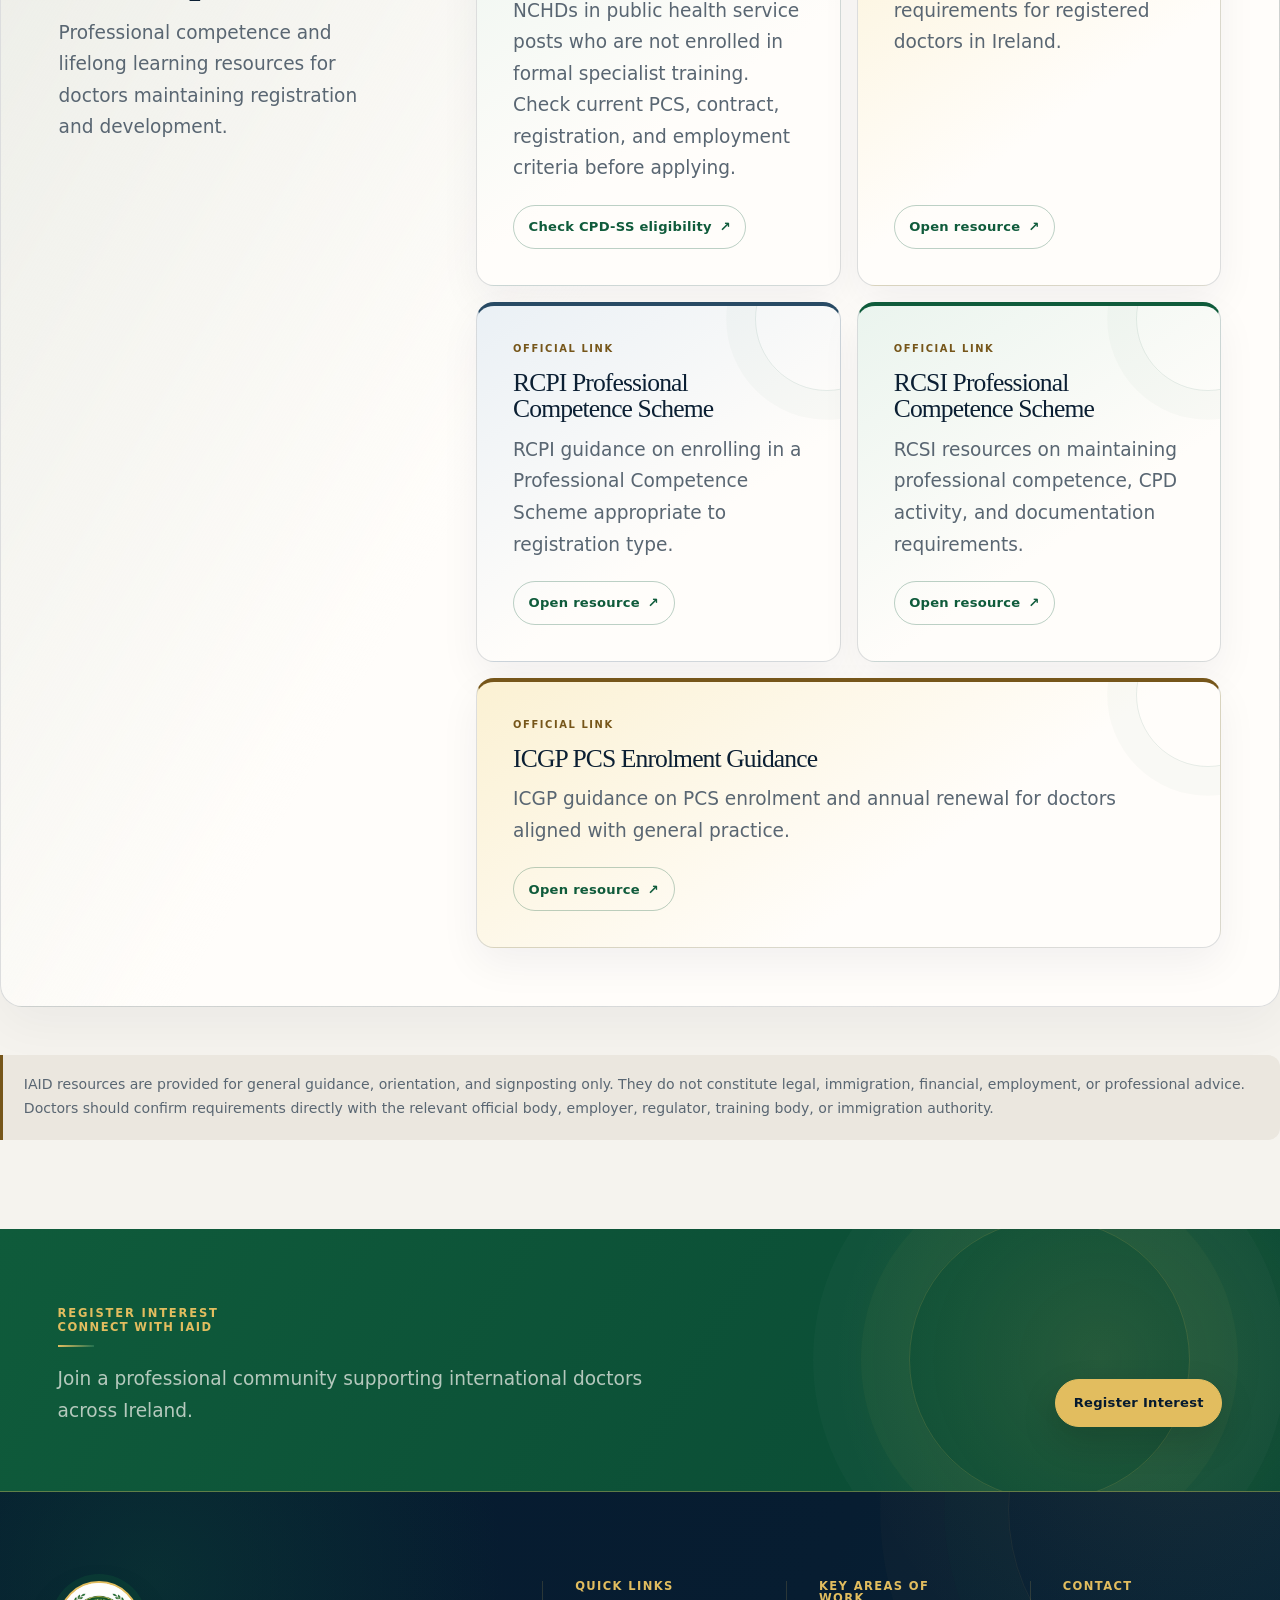
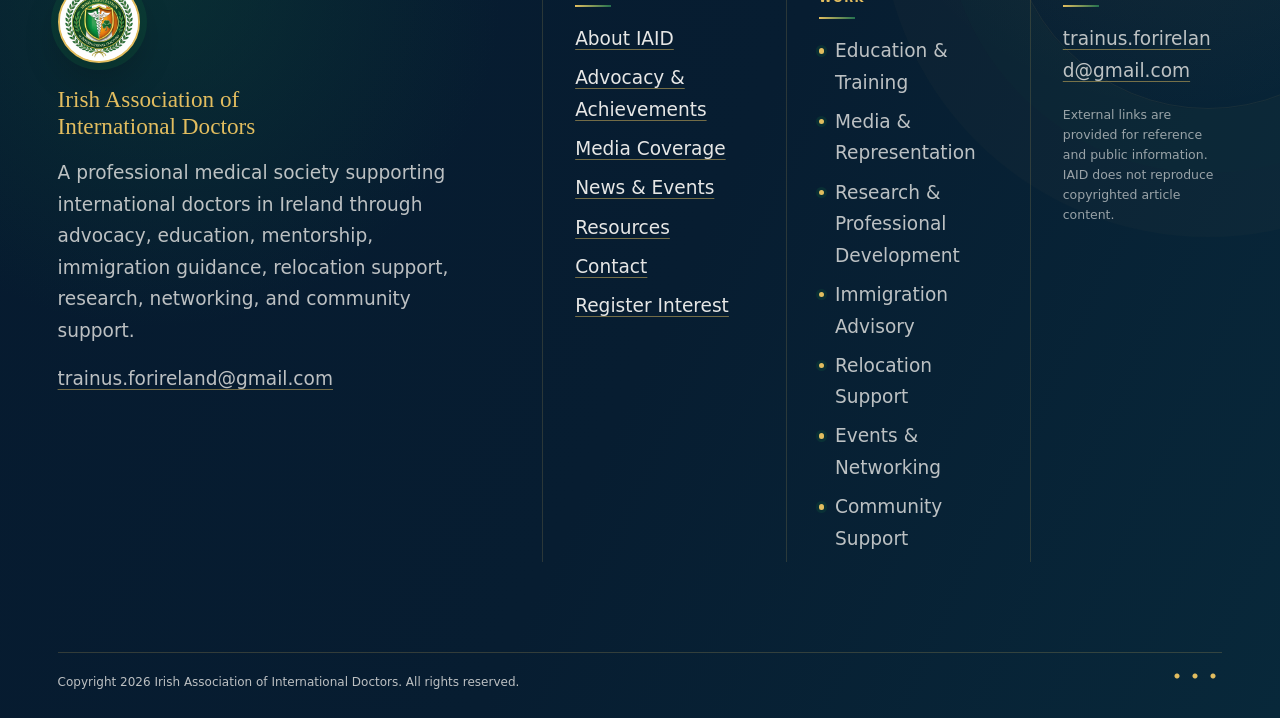
<file: resources/index.html>
<!doctype html>
<html lang="en-IE">
<head>
	<meta charset="UTF-8">
	<meta name="viewport" content="width=device-width, initial-scale=1">
	<link rel="icon" type="image/png" sizes="256x256" href="../assets/images/iaid-logo.png">
	<link rel="apple-touch-icon" href="../assets/images/iaid-logo.png">
	<title>Resources for International Doctors in Ireland | IAID</title>
	<meta name="description" content="Access trusted resources and official guidance for international doctors working, training, relocating, and building careers in Ireland.">
	<meta name="robots" content="index, follow">
	<link rel="canonical" href="https://theiaid.org/resources/">
	<meta property="og:type" content="website">
	<meta property="og:locale" content="en_IE">
	<meta property="og:site_name" content="Irish Association of International Doctors">
	<meta property="og:title" content="Resources for International Doctors in Ireland | IAID">
	<meta property="og:description" content="Trusted official resources for international doctors working, training, relocating, and building careers in Ireland.">
	<meta property="og:url" content="https://theiaid.org/resources/">
	<meta property="og:image" content="https://theiaid.org/assets/images/iaid-social-preview-editorial.jpg">
	<meta property="og:image:alt" content="IAID — Irish Association of International Doctors">
	<meta name="twitter:card" content="summary_large_image">
	<meta name="twitter:title" content="Resources for International Doctors in Ireland | IAID">
	<meta name="twitter:description" content="Trusted official resources for international doctors working, training, relocating, and building careers in Ireland.">
	<meta name="twitter:image" content="https://theiaid.org/assets/images/iaid-social-preview-editorial.jpg">
	<link rel="stylesheet" href="../assets/css/site.css">
	<script src="../assets/js/site.js" defer></script>
</head>
<body class="page ia-page-resources">
<a class="skip-link screen-reader-text" href="#primary">Skip to content</a>
<header class="site-header" data-site-header>
	<span class="scroll-progress" data-scroll-progress aria-hidden="true"></span>
	<div class="header-utility">
		<div class="wrap header-utility-inner">
			<span>Professional medical society supporting international doctors in Ireland</span>
			<a href="mailto:trainus.forireland@gmail.com">trainus.forireland@gmail.com</a>
		</div>
	</div>
	<div class="wrap header-inner">
		<div class="brand">
			<a href="../" class="site-logo-link" rel="home"><img class="site-logo" src="../assets/images/iaid-logo-official.jpeg" alt="Irish Association of International Doctors" width="1024" height="1024"></a>
			<div class="brand-text">
				<p class="site-name">IAID</p>
				<p class="site-tagline">Irish Association of International Doctors</p>
			</div>
		</div>
		<button class="menu-toggle" type="button" data-menu-toggle aria-controls="site-navigation" aria-expanded="false">
			<span class="menu-toggle-lines" aria-hidden="true"></span>
			<span class="screen-reader-text">Menu</span>
		</button>
		<nav id="site-navigation" class="site-navigation" aria-label="Primary menu">
			<ul id="primary-menu" class="primary-menu menu">
				<li><a href="../">Home</a></li>
				<li><a href="../about-iaid/">About</a></li>
				<li><a href="../our-story/">Our Story</a></li>
				<li><a href="../advocacy-achievements/">Advocacy</a></li>
				<li><a href="../media-coverage/">Media Coverage</a></li>
				<li><a href="../news-events/">News &amp; Events</a></li>
				<li><a href="../committees/">Committees</a></li>
				<li class="current-menu-item"><a href="../resources/" aria-current="page">Resources</a></li>
				<li><a href="../contact/">Contact</a></li>
				<li><a href="../membership-register-interest/">Register Interest</a></li>
			</ul>
		</nav>
	</div>
</header>
<main id="primary" class="site-main ia-page ia-page-resources">
	<section class="ia-page-hero">
		<div class="wrap ia-page-hero-inner ia-reveal">
			<span class="ia-label">Resources</span>
			<h1>Resource Hub for International Doctors</h1>
			<p>Practical guidance, trusted signposting, and downloadable resources to support international doctors before arrival, during onboarding, and throughout their professional journey in Ireland.</p>
		</div>
	</section>
	<section class="ia-page-content ia-resource-page">
		<div class="wrap ia-prose ia-reveal">
<div class="iaid-page-intro resource-hub-intro">
	<p>Use this page as a starting point. Always confirm requirements directly with the relevant official body, employer, training body, regulator, or immigration authority.</p>
</div>
<div class="resource-hub">
	<section class="resource-category">
		<div class="resource-category-head">
			<span class="ia-label">Start Here</span>
			<h2>New to Ireland</h2>
			<p>Essential starting points for doctors preparing to work, relocate, and settle into the Irish healthcare system.</p>
		</div>
		<div class="resource-grid">
			<article class="resource-card"><span class="resource-badge">Official link</span><h3>Before You Start Work in Ireland</h3><p>Key steps to consider before starting a medical post in Ireland, including registration, employer checks, medical protection, immunisation requirements, and onboarding.</p><a class="resource-button" href="https://www.medicalcareers.ie/working-in-ireland/before-you-start/" target="_blank" rel="noopener noreferrer">Open resource</a></article>
			<article class="resource-card"><span class="resource-badge">Official link</span><h3>Medical Careers Ireland</h3><p>A central resource for doctors exploring medical career opportunities, working in Ireland, training, supports, and professional development.</p><a class="resource-button" href="https://www.medicalcareers.ie/" target="_blank" rel="noopener noreferrer">Open resource</a></article>
			<article class="resource-card"><span class="resource-badge resource-badge-guide">Official guide</span><h3>Medical Council Safe Start Guide</h3><p>Guidance for doctors new or returning to practice in Ireland, covering regulatory responsibilities, patient safety, communication, wellbeing, and common clinical scenarios.</p><a class="resource-button" href="https://www.medicalcouncil.ie/news-and-publications/publications/overview/safe-start-guide.html" target="_blank" rel="noopener noreferrer">Open Safe Start guide</a></article>
		</div>
	</section>
	<section class="resource-category">
		<div class="resource-category-head">
			<span class="ia-label">Career Pathways</span>
			<h2>Registration, Training &amp; Career Pathways</h2>
			<p>Official regulators, training bodies, and pathway information for career planning and postgraduate development.</p>
		</div>
		<div class="resource-grid">
			<article class="resource-card"><span class="resource-badge">Official link</span><h3>Irish Medical Council</h3><p>Official regulator for doctors in Ireland, including registration, professional standards, and professional competence information.</p><a class="resource-button" href="https://www.medicalcouncil.ie/" target="_blank" rel="noopener noreferrer">Open official site</a></article>
			<article class="resource-card"><span class="resource-badge">Official link</span><h3>HSE Medicine Pathway</h3><p>Overview of the medicine career pathway in Ireland and the journey from qualification through training and career development.</p><a class="resource-button" href="https://careerhub.hse.ie/pathways_medicine/" target="_blank" rel="noopener noreferrer">Open resource</a></article>
			<article class="resource-card"><span class="resource-badge">Official link</span><h3>Training in Ireland for International Doctors</h3><p>Information for international doctors exploring structured training, fellowships, and career development opportunities in Ireland.</p><a class="resource-button" href="https://www.medicalcareers.ie/working-in-ireland/international-doctors/" target="_blank" rel="noopener noreferrer">Open resource</a></article>
			<article class="resource-card"><span class="resource-badge">Official link</span><h3>RCPI</h3><p>Royal College of Physicians of Ireland training, professional competence, and postgraduate education resources.</p><a class="resource-button" href="https://www.rcpi.ie/" target="_blank" rel="noopener noreferrer">Open official site</a></article>
			<article class="resource-card"><span class="resource-badge">Official link</span><h3>RCSI</h3><p>Royal College of Surgeons in Ireland resources for surgical training, professional development, and professional competence.</p><a class="resource-button" href="https://www.rcsi.com/" target="_blank" rel="noopener noreferrer">Open official site</a></article>
			<article class="resource-card"><span class="resource-badge">Official link</span><h3>ICGP</h3><p>Irish College of General Practitioners resources for general practice training, lifelong learning, and professional competence.</p><a class="resource-button" href="https://www.irishcollegeofgps.ie/" target="_blank" rel="noopener noreferrer">Open official site</a></article>
		</div>
	</section>
	<section class="resource-category">
		<div class="resource-category-head">
			<span class="ia-label">Immigration</span>
			<h2>Immigration, Work Permits &amp; Family</h2>
			<p>Official immigration and employment permit signposting for doctors and families navigating permissions in Ireland.</p>
		</div>
		<div class="resource-grid">
			<article class="resource-card"><span class="resource-badge">Official link</span><h3>Employment Permits for Doctors</h3><p>Official employment permit information for doctors, including permit-related conditions and renewal considerations.</p><a class="resource-button" href="https://enterprise.gov.ie/en/what-we-do/workplace-and-skills/employment-permits/employment-permit-eligibility/doctors/" target="_blank" rel="noopener noreferrer">Open official guidance</a></article>
			<article class="resource-card"><span class="resource-badge">Official link</span><h3>General Employment Permit</h3><p>Official information on General Employment Permits, including eligibility, application principles, and employment permit rules.</p><a class="resource-button" href="https://enterprise.gov.ie/en/what-we-do/workplace-and-skills/employment-permits/permit-types/general-employment-permit/" target="_blank" rel="noopener noreferrer">Open official guidance</a></article>
			<article class="resource-card"><span class="resource-badge">Official link</span><h3>Immigration Permission Stamps</h3><p>Official information on Irish immigration stamps, including Stamp 4 and other permission types.</p><a class="resource-button" href="https://www.irishimmigration.ie/registering-your-immigration-permission/information-on-registering/immigration-permission-stamps/" target="_blank" rel="noopener noreferrer">Open official guidance</a></article>
			<article class="resource-card"><span class="resource-badge">Official link</span><h3>Family Dependents</h3><p>Official information for non-EEA family members and dependents seeking permission to reside in Ireland.</p><a class="resource-button" href="https://www.irishimmigration.ie/my-situation-has-changed-since-i-arrived-in-ireland/family-dependents/" target="_blank" rel="noopener noreferrer">Open official guidance</a></article>
		</div>
	</section>
	<section class="resource-category">
		<div class="resource-category-head">
			<span class="ia-label">Relocation</span>
			<h2>Relocation &amp; Settling In</h2>
			<p>Practical guidance for doctors and families planning arrival, employment setup, and life in Ireland.</p>
		</div>
		<div class="resource-grid">
			<article class="resource-card"><span class="resource-badge">Official link</span><h3>HSE Relocation Package</h3><p>HSE information on relocation support and eligibility, including important notes for different staff categories.</p><a class="resource-button" href="https://careerhub.hse.ie/hse-relocation-package/" target="_blank" rel="noopener noreferrer">Open resource</a></article>
			<article class="resource-card"><span class="resource-badge resource-badge-guide">PDF / Guide</span><h3>New International Employee Guide</h3><p>Practical HSE guide for international employees moving to Ireland, including arrival, relocation, and setup information.</p><a class="resource-button" href="https://careerhub.hse.ie/wp-content/uploads/2025/03/New-international-employee-guide-Final-FL-07-March_Career-Hub-version.pdf" target="_blank" rel="noopener noreferrer">Open guide</a></article>
		</div>
	</section>
	<section class="resource-category">
		<div class="resource-category-head">
			<span class="ia-label">Professional Development</span>
			<h2>CPD &amp; Professional Development</h2>
			<p>Professional competence and lifelong learning resources for doctors maintaining registration and development.</p>
		</div>
		<div class="resource-grid">
			<article class="resource-card"><span class="resource-badge resource-badge-guide">HSE-funded scheme</span><h3>CPD Support Scheme (CPD-SS)</h3><p>Accredited education and training support for eligible NCHDs in public health service posts who are not enrolled in formal specialist training. Check current PCS, contract, registration, and employment criteria before applying.</p><a class="resource-button" href="https://www.rcsi.com/dublin/professional-cpd/cpdss/about" target="_blank" rel="noopener noreferrer">Check CPD-SS eligibility</a></article>
			<article class="resource-card"><span class="resource-badge">Official link</span><h3>IMC Professional Competence</h3><p>Medical Council information on professional competence requirements for registered doctors in Ireland.</p><a class="resource-button" href="https://www.medicalcouncil.ie/existing-registrants-/professional-competence/information-for-doctors.html" target="_blank" rel="noopener noreferrer">Open resource</a></article>
			<article class="resource-card"><span class="resource-badge">Official link</span><h3>RCPI Professional Competence Scheme</h3><p>RCPI guidance on enrolling in a Professional Competence Scheme appropriate to registration type.</p><a class="resource-button" href="https://www.rcpi.ie/Learn-and-Develop/Lifelong-Learning/Professional-Competence/Enrol-on-a-Professional-Competence-Scheme" target="_blank" rel="noopener noreferrer">Open resource</a></article>
			<article class="resource-card"><span class="resource-badge">Official link</span><h3>RCSI Professional Competence Scheme</h3><p>RCSI resources on maintaining professional competence, CPD activity, and documentation requirements.</p><a class="resource-button" href="https://www.rcsi.com/surgery/practice/professional-competence-scheme" target="_blank" rel="noopener noreferrer">Open resource</a></article>
			<article class="resource-card"><span class="resource-badge">Official link</span><h3>ICGP PCS Enrolment Guidance</h3><p>ICGP guidance on PCS enrolment and annual renewal for doctors aligned with general practice.</p><a class="resource-button" href="https://www.irishcollegeofgps.ie/Home/Lifelong-Learning-PCS/Professional-Competence-Scheme/PCS-Enrolment-Guidance" target="_blank" rel="noopener noreferrer">Open resource</a></article>
		</div>
	</section>
</div>
<div class="disclaimer-box resource-disclaimer">
	<p>IAID resources are provided for general guidance, orientation, and signposting only. They do not constitute legal, immigration, financial, employment, or professional advice. Doctors should confirm requirements directly with the relevant official body, employer, regulator, training body, or immigration authority.</p>
</div>
		</div>
	</section>
</main>
<footer class="site-footer">
	<div class="footer-cta">
		<div class="wrap footer-cta-inner">
			<div>
				<p class="eyebrow">Register Interest</p>
				<h2>Connect with IAID</h2>
				<p>Join a professional community supporting international doctors across Ireland.</p>
			</div>
			<a class="button button-secondary" href="../membership-register-interest/">Register Interest</a>
		</div>
	</div>
	<div class="wrap footer-grid">
		<div class="footer-brand">
			<a href="../" class="footer-logo-link" rel="home"><img class="site-logo" src="../assets/images/iaid-logo-official.jpeg" alt="Irish Association of International Doctors" width="1024" height="1024"></a>
			<p class="footer-title">Irish Association of International Doctors</p>
			<p>A professional medical society supporting international doctors in Ireland through advocacy, education, mentorship, immigration guidance, relocation support, research, networking, and community support.</p>
			<a class="footer-email" href="mailto:trainus.forireland@gmail.com">trainus.forireland@gmail.com</a>
		</div>
		<div>
			<h2>Quick links</h2>
			<ul class="footer-menu menu">
				<li><a href="../about-iaid/">About IAID</a></li>
				<li><a href="../advocacy-achievements/">Advocacy &amp; Achievements</a></li>
				<li><a href="../media-coverage/">Media Coverage</a></li>
				<li><a href="../news-events/">News &amp; Events</a></li>
				<li><a href="../resources/">Resources</a></li>
				<li><a href="../contact/">Contact</a></li>
				<li><a href="../membership-register-interest/">Register Interest</a></li>
			</ul>
		</div>
		<div>
			<h2>Key areas of work</h2>
			<ul class="footer-list">
				<li>Education &amp; Training</li>
				<li>Media &amp; Representation</li>
				<li>Research &amp; Professional Development</li>
				<li>Immigration Advisory</li>
				<li>Relocation Support</li>
				<li>Events &amp; Networking</li>
				<li>Community Support</li>
			</ul>
		</div>
		<div>
			<h2>Contact</h2>
			<p><a href="mailto:trainus.forireland@gmail.com">trainus.forireland@gmail.com</a></p>
			<p class="footer-note">External links are provided for reference and public information. IAID does not reproduce copyrighted article content.</p>
		</div>
	</div>
	<div class="wrap footer-bottom">
		<p>Copyright 2026 Irish Association of International Doctors. All rights reserved.</p>
		<div class="footer-dots" aria-hidden="true"></div>
	</div>
</footer>
</body>
</html>
</file>
<file: assets/css/site.css>
:root {
	--paper: #f5f3ee;
	--paper-deep: #ebe7df;
	--paper-bright: #fffdfa;
	--forest: #0f5b3b;
	--forest-deep: #061a2f;
	--forest-soft: #23714f;
	--ink: #0b1f33;
	--ink-soft: #596672;
	--sage: #8ca696;
	--gold: #76561a;
	--gold-dark: #76561a;
	--gold-light: #e2bd5f;
	--focus-dark: #061a2f;
	--line: rgba(11, 31, 51, 0.14);
	--line-light: rgba(252, 250, 245, 0.2);
	--wrap: 1280px;
	--reading: 74ch;
	--gutter: clamp(1.25rem, 4.5vw, 4rem);
	--section: clamp(4.75rem, 7vw, 7rem);
	--section-compact: clamp(3.25rem, 5vw, 5rem);
	--serif: "Iowan Old Style", "Palatino Linotype", "Book Antiqua", Georgia, "Times New Roman", serif;
	--sans: Inter, ui-sans-serif, system-ui, -apple-system, BlinkMacSystemFont, "Segoe UI", sans-serif;
	--ease: cubic-bezier(0.22, 1, 0.36, 1);
}

*, *::before, *::after { box-sizing: border-box; }
html { scroll-behavior: smooth; color-scheme: light; }
body {
	margin: 0;
	background: var(--paper);
	color: var(--ink);
	font-family: var(--sans);
	font-size: clamp(1rem, 0.28vw + 0.95rem, 1.16rem);
	line-height: 1.7;
	-webkit-font-smoothing: antialiased;
}
body.menu-open { overflow: hidden; }
img { display: block; max-width: 100%; height: auto; }
picture { display: block; }
svg { display: block; max-width: 100%; }
a { color: inherit; text-decoration-thickness: 1px; text-underline-offset: 0.2em; }
button, input { font: inherit; }
button { color: inherit; }
p, ul, ol, blockquote, figure { margin-top: 0; }
h1, h2, h3, h4, p { overflow-wrap: break-word; }
h1, h2, h3, h4 {
	margin: 0;
	font-family: var(--serif);
	font-weight: 500;
	line-height: 1.04;
	letter-spacing: -0.035em;
}
h2 { font-size: clamp(2.5rem, 4.6vw, 4.35rem); }
h3 { font-size: clamp(1.45rem, 2vw, 2rem); }
h4 { font-size: 1.18rem; }
::selection { background: var(--gold-light); color: var(--forest-deep); }
:focus-visible {
	outline: 3px solid var(--paper-bright);
	outline-offset: 2px;
	box-shadow: 0 0 0 7px var(--focus-dark);
}
[hidden] { display: none !important; }

.wrap { width: min(calc(100% - (var(--gutter) * 2)), var(--wrap)); margin-inline: auto; }
.menu, .footer-list { padding: 0; margin: 0; list-style: none; }
.screen-reader-text {
	position: absolute !important;
	width: 1px;
	height: 1px;
	padding: 0;
	margin: -1px;
	overflow: hidden;
	clip: rect(0, 0, 0, 0);
	white-space: nowrap;
	border: 0;
}
.screen-reader-text:focus {
	position: fixed !important;
	top: 1rem;
	left: 1rem;
	z-index: 1000;
	width: auto;
	height: auto;
	padding: 0.8rem 1rem;
	margin: 0;
	clip: auto;
	background: var(--paper-bright);
	color: var(--forest-deep);
}

/* Shared header */
.site-header {
	position: sticky;
	top: 0;
	z-index: 50;
	background: rgba(252, 250, 245, 0.96);
	border-bottom: 1px solid var(--line);
	transition: box-shadow 240ms ease, background 240ms ease;
}
.site-header.is-scrolled { background: rgba(252, 250, 245, 0.985); box-shadow: 0 12px 30px rgba(7, 39, 31, 0.08); }
.scroll-progress {
	position: absolute;
	top: 0;
	left: 0;
	z-index: 2;
	width: 100%;
	height: 2px;
	background: var(--gold);
	transform: scaleX(0);
	transform-origin: left;
}
.header-utility { background: var(--forest-deep); color: rgba(252, 250, 245, 0.76); font-size: 0.74rem; letter-spacing: 0.02em; }
.header-utility-inner { min-height: 34px; display: flex; align-items: center; justify-content: space-between; gap: 1rem; }
.header-utility a { color: var(--paper-bright); text-decoration: none; }
.header-inner { min-height: 82px; display: flex; align-items: center; justify-content: space-between; gap: 2rem; }
.brand { display: flex; align-items: center; flex: 0 0 auto; min-width: 0; }
.site-logo-link, .footer-logo-link { display: block; flex: 0 0 auto; text-decoration: none; }
.site-logo-link .site-logo { width: 58px; height: 58px; object-fit: contain; }
.site-logo-link .site-logo, .footer-logo-link .site-logo { transition: transform 360ms var(--ease); }
.site-logo-link:hover .site-logo, .footer-logo-link:hover .site-logo { transform: scale(1.035); }
.brand-text { min-width: 0; margin-left: 0.8rem; }
.site-name { margin: 0; color: var(--forest-deep); font-family: var(--serif); font-size: 1.75rem; font-weight: 600; letter-spacing: -0.03em; line-height: 1; }
.site-tagline { margin: 0.22rem 0 0; color: var(--ink-soft); font-size: 0.67rem; font-weight: 700; letter-spacing: 0.08em; line-height: 1.2; text-transform: uppercase; }
.site-navigation { margin-left: auto; }
.primary-menu { display: flex; align-items: center; gap: clamp(0.65rem, 1.15vw, 1.05rem); }
.primary-menu a {
	position: relative;
	display: block;
	padding-block: 0.65rem;
	font-size: 1rem;
	font-weight: 750;
	letter-spacing: 0.025em;
	text-decoration: none;
	white-space: nowrap;
}
.primary-menu a::after {
	content: "";
	position: absolute;
	left: 0;
	right: 100%;
	bottom: 0.38rem;
	height: 1px;
	background: var(--gold);
	transition: right 220ms ease;
}
.primary-menu a:hover::after, .primary-menu .current-menu-item a::after { right: 0; }
.primary-menu li:last-child a { padding: 0.7rem 0.9rem; border: 1px solid var(--forest); }
.primary-menu li:last-child a::after { display: none; }
.primary-menu li:last-child a:hover { background: var(--forest); color: var(--paper-bright); }
.menu-toggle { display: none; width: 46px; height: 46px; padding: 0; border: 1px solid var(--line); background: transparent; cursor: pointer; }
.menu-toggle-lines, .menu-toggle-lines::before, .menu-toggle-lines::after { display: block; width: 21px; height: 1px; margin: auto; background: currentColor; content: ""; transition: transform 220ms ease, opacity 220ms ease; }
.menu-toggle-lines { position: relative; }
.menu-toggle-lines::before { position: absolute; top: -6px; left: 0; }
.menu-toggle-lines::after { position: absolute; top: 6px; left: 0; }
.menu-toggle[aria-expanded="true"] .menu-toggle-lines { background: transparent; }
.menu-toggle[aria-expanded="true"] .menu-toggle-lines::before { transform: translateY(6px) rotate(45deg); }
.menu-toggle[aria-expanded="true"] .menu-toggle-lines::after { transform: translateY(-6px) rotate(-45deg); }

/* Shared editorial elements */
.ia-label, .eyebrow, .team-role, .resource-badge {
	display: block;
	margin: 0 0 1rem;
	color: var(--gold);
	font-size: 0.72rem;
	font-weight: 800;
	letter-spacing: 0.16em;
	line-height: 1.35;
	text-transform: uppercase;
}
.ia-actions { display: flex; flex-wrap: wrap; gap: 0.75rem; margin-top: 2rem; }
.ia-button, .button, .resource-button {
	display: inline-flex;
	align-items: center;
	justify-content: center;
	min-height: 48px;
	padding: 0.78rem 1.1rem;
	border: 1px solid currentColor;
	font-size: 0.82rem;
	font-weight: 760;
	letter-spacing: 0.02em;
	line-height: 1.2;
	text-decoration: none;
	transition: background 220ms ease, color 220ms ease, border-color 220ms ease, transform 220ms ease;
}
.ia-button:hover, .button:hover, .resource-button:hover { transform: translateY(-2px); }
.ia-button-primary { border-color: var(--gold-light); background: var(--gold-light); color: var(--forest-deep); }
.ia-button-primary:hover { border-color: var(--paper-bright); background: var(--paper-bright); }
.ia-button-ghost { border-color: rgba(252, 250, 245, 0.5); color: var(--paper-bright); }
.ia-button-ghost:hover { border-color: var(--paper-bright); background: rgba(252, 250, 245, 0.08); }
.ia-button-gold, .button-secondary, .resource-button { border-color: var(--forest); color: var(--forest); }
.ia-button-gold:hover, .button-secondary:hover, .resource-button:hover { background: var(--forest); color: var(--paper-bright); }
.ia-button-light { border-color: var(--paper-bright); color: var(--paper-bright); }
.ia-section { padding-block: var(--section); }
.ia-section-head { display: grid; grid-template-columns: minmax(12rem, 0.48fr) minmax(0, 1fr); gap: 2rem clamp(2rem, 6vw, 6rem); align-items: start; margin-bottom: clamp(3rem, 5vw, 5rem); }
.ia-section-head .ia-label { grid-row: 1 / span 2; }
.ia-section-head h2 { max-width: 16ch; }
.ia-section-head > p { max-width: var(--reading); margin: 0; color: var(--ink-soft); }

/* Homepage hero and single cinematic moment */
.ia-hero {
	position: relative;
	overflow: clip;
	background: var(--forest-deep);
	color: var(--paper-bright);
}
.ia-hero::before {
	content: "";
	position: absolute;
	top: -20%;
	right: -8%;
	width: min(58vw, 760px);
	aspect-ratio: 1;
	background: radial-gradient(circle, rgba(212, 191, 145, 0.13), transparent 64%);
	pointer-events: none;
	opacity: 0;
	transform: scale(0.88);
}
.ia-hero::after {
	content: "";
	position: absolute;
	right: 0;
	bottom: 0;
	width: 38%;
	height: 1px;
	background: linear-gradient(90deg, transparent, var(--gold-light));
	opacity: 0.65;
	transform: scaleX(0);
	transform-origin: right;
}
.ia-hero-inner {
	display: grid;
	grid-template-columns: minmax(0, 1.16fr) minmax(380px, 0.84fr);
	gap: clamp(3rem, 5vw, 4.5rem);
	align-items: center;
	padding-block: clamp(4rem, 6vw, 6rem);
}
.ia-hero-content { position: relative; z-index: 2; }
.ia-hero .ia-label { color: var(--gold-light); }
.ia-hero-title {
	max-width: 10.6ch;
	font-size: clamp(3.8rem, 5.6vw, 5.4rem);
	line-height: 0.94;
	letter-spacing: -0.052em;
	overflow-wrap: normal;
	word-break: normal;
	hyphens: none;
}
.ia-hero-subtitle { max-width: 57ch; margin: 1.75rem 0 0; color: rgba(252, 250, 245, 0.78); font-size: clamp(1.04rem, 1.35vw, 1.25rem); line-height: 1.68; }
.ia-hero-visual { position: relative; margin: 0; min-width: 0; }
.ia-hero-photo { position: relative; aspect-ratio: 4 / 5; overflow: hidden; background: var(--forest); }
.ia-hero-photo picture, .ia-hero-photo img { width: 100%; height: 100%; }
.ia-hero-photo picture { clip-path: inset(0 0 0 18%); }
.ia-hero-photo img {
	object-fit: cover;
	object-position: 52% center;
	filter: saturate(0.82) contrast(1.03) sepia(0.04);
	transform: scale(calc(1.025 + (var(--hero-shift, 0) * 0.02))) translateY(calc(var(--hero-shift, 0) * -8px));
	transition: transform 120ms linear;
}
.ia-hero-photo::after { content: ""; position: absolute; inset: 0; background: linear-gradient(180deg, transparent 50%, rgba(7, 39, 31, 0.8)); pointer-events: none; }
.ia-hero-photo-caption { position: absolute; z-index: 2; left: 1.5rem; right: 1.5rem; bottom: 1.3rem; display: flex; align-items: end; justify-content: space-between; gap: 1rem; color: var(--paper-bright); }
.ia-hero-photo-caption strong { font-family: var(--serif); font-size: 1.25rem; font-weight: 500; }
.ia-hero-photo-caption span { max-width: 26ch; font-size: 0.7rem; letter-spacing: 0.08em; line-height: 1.5; text-align: right; text-transform: uppercase; }
.ia-hero-emblem { position: absolute; z-index: 3; left: -2.25rem; bottom: 2.3rem; display: flex; align-items: center; gap: 0.65rem; }
.ia-hero-emblem img { width: 74px; height: 74px; object-fit: contain; filter: drop-shadow(0 8px 12px rgba(7, 39, 31, 0.22)); }
.ia-hero-emblem span { max-width: 12ch; color: var(--paper-bright); font-size: 0.66rem; font-weight: 750; letter-spacing: 0.1em; line-height: 1.35; text-transform: uppercase; }
.ia-hero-principles { display: grid; grid-template-columns: repeat(3, 1fr); margin-top: 1rem; border-top: 1px solid var(--line-light); border-bottom: 1px solid var(--line-light); }
.ia-hero-principles p { margin: 0; padding: 0.9rem 0.8rem; font-family: var(--serif); font-size: 1.03rem; }
.ia-hero-principles p + p { border-left: 1px solid var(--line-light); }
.ia-hero-principles span { display: block; margin-bottom: 0.2rem; color: var(--gold-light); font-family: var(--sans); font-size: 0.58rem; font-weight: 800; letter-spacing: 0.14em; }
.js.site-ready .ia-hero-photo picture { animation: hero-mask 1.55s var(--ease) both; }
.js.site-ready .ia-hero-photo img { animation: hero-image 1.55s var(--ease) both; }
.js.site-ready .ia-hero-content > * { animation: hero-copy 1.2s var(--ease) both; }
.js.site-ready .ia-hero-content > *:nth-child(2) { animation-delay: 90ms; }
.js.site-ready .ia-hero-content > *:nth-child(3) { animation-delay: 170ms; }
.js.site-ready .ia-hero-content > *:nth-child(4) { animation-delay: 240ms; }
.js.site-ready .ia-hero::before { animation: hero-atmosphere 1.8s 180ms var(--ease) both; }
.js.site-ready .ia-hero::after { animation: hero-rule 1.4s 350ms var(--ease) both; }
@keyframes hero-mask { from { clip-path: inset(0 0 0 42%); } to { clip-path: inset(0); } }
@keyframes hero-image { from { opacity: 0.35; transform: scale(1.1); } to { opacity: 1; transform: scale(1.025); } }
@keyframes hero-copy { from { opacity: 0; transform: translateY(22px); } to { opacity: 1; transform: translateY(0); } }
@keyframes hero-atmosphere { to { opacity: 1; transform: scale(1); } }
@keyframes hero-rule { to { transform: scaleX(1); } }

/* Homepage narrative */
.ia-impact { background: var(--paper-bright); }
.ia-impact-grid { display: grid; grid-template-columns: repeat(4, 1fr); border-bottom: 1px solid var(--line); }
.ia-impact-item { padding: clamp(1.7rem, 3vw, 2.6rem) clamp(0.5rem, 2vw, 1.8rem); }
.ia-impact-item + .ia-impact-item { border-left: 1px solid var(--line); }
.ia-impact-item strong { display: block; color: var(--forest); font-family: var(--serif); font-size: clamp(2rem, 3.4vw, 3.25rem); font-weight: 500; line-height: 1; }
.ia-impact-item > span { display: block; margin-top: 0.55rem; color: var(--ink-soft); font-size: 0.78rem; font-weight: 700; letter-spacing: 0.08em; text-transform: uppercase; }
.ia-audience { background: var(--paper-bright); }
.ia-audience-grid { display: grid; grid-template-columns: repeat(3, 1fr); border-top: 1px solid var(--line); }
.ia-editorial-card { padding: 2.3rem clamp(1rem, 2.5vw, 2.5rem) 0; }
.ia-editorial-card + .ia-editorial-card { border-left: 1px solid var(--line); }
.ia-editorial-card > span { color: var(--gold); font-size: 0.7rem; font-weight: 800; letter-spacing: 0.12em; }
.ia-editorial-card h3 { margin-top: 1.6rem; }
.ia-editorial-card p { margin: 1rem 0 0; color: var(--ink-soft); }
.ia-mission { padding-block: 0; background: var(--paper); }
.ia-split { display: grid; grid-template-columns: minmax(0, 1fr) minmax(0, 1fr); width: 100%; max-width: none; }
.ia-statement { min-width: 0; padding: clamp(3.8rem, 7vw, 7rem) max(var(--gutter), calc((100vw - var(--wrap)) / 2 + var(--gutter))); background: var(--forest); color: var(--paper-bright); }
.ia-statement-light { background: var(--paper-deep); color: var(--ink); }
.ia-statement .ia-label { color: var(--gold-light); }
.ia-statement-light .ia-label { color: var(--gold); }
.ia-statement h2 { max-width: 11ch; font-size: clamp(2.7rem, 4.8vw, 4.8rem); }
.ia-statement p { max-width: 54ch; margin: 1.5rem 0 0; color: rgba(252, 250, 245, 0.76); }
.ia-statement-light p { color: var(--ink-soft); }
.ia-work { background: var(--paper-bright); }
.ia-work-grid { display: grid; grid-template-columns: repeat(2, 1fr); border-top: 1px solid var(--line); }
.ia-work-card { position: relative; padding: 2rem 3.5rem 2rem 0; border-bottom: 1px solid var(--line); }
.ia-work-card:nth-child(even) { padding-left: 3rem; border-left: 1px solid var(--line); }
.ia-work-card h3 { font-size: clamp(1.45rem, 2.1vw, 2rem); }
.ia-work-card p { max-width: 58ch; margin: 0.8rem 0 0; color: var(--ink-soft); }
.ia-policy { background: var(--forest-deep); color: var(--paper-bright); }
.ia-policy-layout { display: grid; grid-template-columns: minmax(0, 0.72fr) minmax(0, 1fr); gap: clamp(3rem, 7vw, 8rem); align-items: start; }
.ia-policy-copy { position: sticky; top: 10rem; }
.ia-policy-copy .ia-label { color: var(--gold-light); }
.ia-policy-copy h2 { max-width: 12ch; }
.ia-policy-copy p { max-width: 54ch; margin: 1.5rem 0 0; color: rgba(252, 250, 245, 0.7); }
.ia-policy-grid { border-top: 1px solid var(--line-light); }
.ia-policy-card { padding: 1.8rem 0; border-bottom: 1px solid var(--line-light); }
.ia-policy-card h3 { font-family: var(--sans); font-size: 1.05rem; font-weight: 760; letter-spacing: -0.01em; }
.ia-policy-card p { margin: 0.65rem 0 0; color: rgba(252, 250, 245, 0.7); }
.ia-story { background: var(--paper); }
.ia-story-track { display: grid; grid-template-columns: repeat(4, 1fr); border-top: 1px solid var(--line); }
.ia-story-step { position: relative; padding: 2rem 2rem 0 0; }
.ia-story-step + .ia-story-step { padding-left: 2rem; border-left: 1px solid var(--line); }
.ia-story-step > span { color: var(--gold); font-size: 0.67rem; font-weight: 800; letter-spacing: 0.12em; }
.ia-story-step h3 { margin-top: 1.4rem; }
.ia-story-step p { margin: 0.8rem 0 0; color: var(--ink-soft); }
.ia-section-action { margin-top: 2.5rem; }
.ia-news { background: var(--paper-bright); }
.ia-news-layout { display: grid; grid-template-columns: minmax(0, 0.75fr) minmax(0, 1fr); gap: clamp(3rem, 7vw, 8rem); align-items: start; }
.ia-news-copy h2 { max-width: 12ch; }
.ia-news-copy p { max-width: 56ch; margin: 1.4rem 0 2rem; color: var(--ink-soft); }
.ia-news-grid { border-top: 1px solid var(--line); }
.ia-news-card { padding: 1.65rem 0; border-bottom: 1px solid var(--line); }
.ia-news-card > span { color: var(--gold); font-size: 0.7rem; font-weight: 800; letter-spacing: 0.1em; text-transform: uppercase; }
.ia-news-card h3 { margin-top: 0.45rem; font-size: clamp(1.35rem, 2vw, 1.9rem); }
.ia-news-card p { margin: 0.65rem 0 0; color: var(--ink-soft); }
.ia-join { background: var(--paper-deep); }
.ia-join-panel { display: grid; grid-template-columns: minmax(0, 0.72fr) minmax(16rem, 0.8fr) auto; gap: 1.5rem 4rem; align-items: end; padding-block: clamp(0.5rem, 1.5vw, 1.5rem); }
.ia-join-panel .ia-label { grid-column: 1 / -1; margin-bottom: 0; }
.ia-join-panel h2 { max-width: 12ch; }
.ia-join-panel p { max-width: 58ch; margin: 0; color: var(--ink-soft); }
.ia-join-panel .ia-button { justify-self: start; white-space: nowrap; }

/* Internal page framework */
.ia-page-hero { position: relative; overflow: hidden; padding-block: clamp(4.5rem, 7vw, 7rem); background: var(--paper-deep); }
.ia-page-hero::after {
	content: "";
	position: absolute;
	top: 50%;
	right: clamp(-10rem, -7vw, -4rem);
	width: clamp(14rem, 28vw, 26rem);
	aspect-ratio: 1;
	border: 1px solid rgba(118, 85, 31, 0.16);
	border-radius: 50%;
	box-shadow: 0 0 0 3.5rem rgba(118, 85, 31, 0.07), 0 0 0 7rem rgba(118, 85, 31, 0.035);
	pointer-events: none;
	opacity: 0;
	transform: translateY(-50%) scale(0.84);
}
.ia-page-hero-dark::after, .ia-page-hero-media::after { border-color: rgba(212, 191, 145, 0.18); box-shadow: 0 0 0 3.5rem rgba(212, 191, 145, 0.06), 0 0 0 7rem rgba(212, 191, 145, 0.03); }
.js.site-ready .ia-page-hero::after { animation: page-orbit 1.45s 120ms var(--ease) both; }
@keyframes page-orbit { to { opacity: 1; transform: translateY(-50%) scale(1); } }
.ia-page-hero-dark { background: var(--forest-deep); color: var(--paper-bright); }
.ia-page-hero-inner { position: relative; z-index: 1; display: grid; grid-template-columns: minmax(11rem, 0.38fr) minmax(0, 1fr); gap: 1rem clamp(2rem, 7vw, 7rem); align-items: start; }
.ia-page-hero-inner .ia-label { grid-row: 1 / span 3; padding-top: 0.75rem; }
.ia-page-hero-dark .ia-label { color: var(--gold-light); }
.ia-page-hero h1 { max-width: 16ch; font-size: clamp(3.35rem, 5.5vw, 5rem); overflow-wrap: normal; word-break: normal; hyphens: none; }
.ia-page-hero-inner > p, .ia-page-copy { max-width: 64ch; margin: 1.3rem 0 0; color: var(--ink-soft); font-size: clamp(1.05rem, 1.45vw, 1.26rem); }
.ia-page-hero-dark .ia-page-hero-inner > p { color: rgba(252, 250, 245, 0.73); }
.ia-page-copy .iaid-page-intro { margin: 0; padding: 0; border: 0; }
.ia-page-copy .iaid-page-intro p { font-size: inherit; }
.ia-page-content { padding-block: var(--section); background: var(--paper-bright); }
.ia-prose { width: min(100%, var(--wrap)); }
.iaid-page-intro { max-width: 74ch; margin-bottom: clamp(3rem, 5vw, 5rem); }
.iaid-page-intro p { margin: 0; color: var(--ink-soft); font-size: clamp(1.13rem, 1.45vw, 1.34rem); line-height: 1.68; }
.iaid-page-intro p + p { margin-top: 1rem; }
.compact-section { display: grid; grid-template-columns: minmax(12rem, 0.48fr) minmax(0, 1fr); gap: 2rem clamp(2.5rem, 7vw, 7rem); padding-block: clamp(2.6rem, 4vw, 4.3rem); border-top: 1px solid var(--line); }
.compact-section h2 { max-width: 10ch; font-size: clamp(2.35rem, 4vw, 4rem); }
.compact-section > p { max-width: var(--reading); margin: 0; color: var(--ink-soft); }
.editorial-figure { margin: 0; }
.editorial-figure picture { overflow: hidden; background: var(--paper-deep); transition: clip-path 1s var(--ease); }
.editorial-figure img { width: 100%; height: 100%; object-fit: cover; transform: scale(1.035); transition: transform 1.15s var(--ease); }
.editorial-figure.is-visible img { transform: scale(1); }
.js .editorial-figure.reveal-item picture { clip-path: inset(0 0 0 14%); }
.js .editorial-figure.reveal-item.is-visible picture { clip-path: inset(0); }
.editorial-figure figcaption { max-width: 70ch; margin-top: 0.75rem; color: var(--ink-soft); font-size: 0.72rem; line-height: 1.5; }
.editorial-break { margin: 0 0 clamp(4rem, 7vw, 7rem); }
.editorial-break picture { aspect-ratio: 16 / 7; }
.editorial-figure-committees img { object-position: center 43%; }
.editorial-figure-resources img { object-position: center 48%; }
.editorial-figure-register img { object-position: center 53%; }
.disclaimer-box { padding: 1.15rem 1.3rem; border-left: 3px solid var(--gold); background: var(--paper-deep); }
.disclaimer-box p { margin: 0; color: var(--ink-soft); font-size: 0.88rem; }

/* About and leadership */
.ia-page-about-content .ia-prose { display: grid; grid-template-columns: minmax(0, 0.8fr) minmax(0, 1.2fr); gap: 0 clamp(3rem, 7vw, 7rem); }
.ia-page-about-content .iaid-page-intro { grid-column: 1; align-self: center; margin: 0; }
.editorial-figure-about { grid-column: 2; margin-bottom: clamp(4.5rem, 7vw, 7rem); }
.editorial-figure-about picture { aspect-ratio: 4 / 3; }
.editorial-figure-about img { object-position: center 42%; }
.ia-page-about-content .compact-section { grid-column: 1 / -1; }
.leadership-section, .values-section { display: block; }
.leadership-section > h2, .values-section > h2 { max-width: none; margin-bottom: 1.2rem; }
.leadership-section > p { max-width: 76ch; margin-bottom: 3rem; color: var(--ink-soft); }
.leadership-structure { margin-top: 1.5rem; }
.leadership-officers { display: grid; grid-template-columns: repeat(2, 1fr); border-top: 1px solid var(--line); }
.leadership-groups { display: grid; grid-template-columns: minmax(0, 0.9fr) minmax(0, 1.1fr); margin-top: 2.75rem; border-top: 1px solid var(--line); }
.leadership-group-stack { display: grid; grid-template-columns: 1fr; min-width: 0; }
.leadership-group-stack .leadership-card { padding-left: 0; border-left: 0; }
.leadership-groups > .leadership-card { padding-left: 2rem; border-left: 1px solid var(--line); }
.leadership-card { min-width: 0; padding: 1.7rem 1.7rem 1.7rem 0; border-bottom: 1px solid var(--line); background: transparent; }
.leadership-card + .leadership-card { padding-left: 1.7rem; border-left: 1px solid var(--line); }
.leadership-card-primary h3 { font-size: clamp(1.8rem, 2.8vw, 2.7rem); }
.leadership-card h3, .leadership-card h4 { overflow-wrap: anywhere; }
.leadership-card p { margin: 0.45rem 0 0; color: var(--ink-soft); }
.leadership-card-open { background: linear-gradient(135deg, rgba(233, 226, 212, 0.5), transparent 75%); }
.leadership-card-open h4 { color: var(--forest); }
.leadership-list { padding: 0; margin: 1rem 0 0; list-style: none; }
.leadership-list li { display: grid; gap: 0.2rem; padding-block: 0.7rem; border-top: 1px solid var(--line); }
.leadership-list span { color: var(--ink-soft); font-size: 0.82rem; }
.leadership-list-simple li { display: block; }
.leadership-subsection { margin-top: 3.25rem; }
.leadership-subsection > h3 { max-width: 22ch; margin-bottom: 1.5rem; }
.committee-leadership-grid, .county-chair-grid { display: grid; grid-template-columns: repeat(3, 1fr); border-top: 1px solid var(--line); }
.county-chair-grid { grid-template-columns: repeat(4, 1fr); }
.committee-leadership-grid .leadership-card:nth-child(3n + 1), .county-chair-grid .leadership-card:nth-child(4n + 1) { padding-left: 0; border-left: 0; }
.leadership-note { margin: 2rem 0 0; color: var(--ink-soft); font-size: 0.85rem; }
.value-grid { display: grid; grid-template-columns: repeat(3, 1fr); border-top: 1px solid var(--line); }
.value-grid article { padding: 1.75rem 2rem 1.75rem 0; border-bottom: 1px solid var(--line); }
.value-grid article:not(:nth-child(3n + 1)) { padding-left: 2rem; border-left: 1px solid var(--line); }
.value-grid h3 { font-size: 1.55rem; }
.value-grid p { margin: 0.7rem 0 0; color: var(--ink-soft); }

/* Story */
.ia-timeline-page .ia-prose { display: grid; grid-template-columns: minmax(0, 0.78fr) minmax(0, 1.22fr); gap: 0 clamp(3rem, 7vw, 7rem); }
.ia-timeline-page .iaid-page-intro { align-self: center; margin: 0; }
.editorial-figure-story { grid-column: 2; }
.editorial-figure-story picture { aspect-ratio: 4 / 3; }
.editorial-figure-story img { object-position: center 53%; }
.story-transition { grid-column: 1 / -1; display: flex; align-items: center; gap: 1.2rem; margin: clamp(4rem, 7vw, 7rem) 0 0; color: var(--forest); font-family: var(--serif); font-size: clamp(1.4rem, 2.5vw, 2.2rem); }
.story-transition span { flex: 1; height: 1px; background: linear-gradient(90deg, var(--gold), var(--line)); }
.story-timeline { --story-progress: 0; grid-column: 1 / -1; position: relative; display: grid; grid-template-columns: repeat(3, 1fr); margin-top: 2rem; border-top: 1px solid var(--line); }
.story-timeline::before { content: ""; position: absolute; z-index: 2; top: -1px; left: 0; width: 100%; height: 2px; background: var(--gold); transform: scaleX(var(--story-progress)); transform-origin: left; }
.story-timeline article { position: relative; padding: 2.2rem 2.2rem 2.4rem 0; border-bottom: 1px solid var(--line); }
.story-timeline article:not(:nth-child(3n + 1)) { padding-left: 2.2rem; border-left: 1px solid var(--line); }
.story-timeline article > span { display: inline-grid; place-items: center; width: 2rem; height: 2rem; border: 1px solid var(--gold); color: var(--gold); font-size: 0.72rem; font-weight: 800; }
.story-timeline h3 { margin-top: 1.3rem; font-size: clamp(1.45rem, 2.2vw, 2.05rem); }
.story-timeline p { margin: 0.85rem 0 0; color: var(--ink-soft); }

/* Advocacy */
.ia-page-advocacy .ia-page-content { background: var(--forest-deep); color: var(--paper-bright); }
.advocacy-dashboard-strip { display: grid; grid-template-columns: repeat(4, 1fr); border-top: 1px solid var(--line-light); border-bottom: 1px solid var(--line-light); }
.advocacy-dashboard-strip > div { padding: 1.3rem 1.4rem; }
.advocacy-dashboard-strip > div + div { border-left: 1px solid var(--line-light); }
.advocacy-dashboard-strip strong { display: block; color: var(--gold-light); font-family: var(--serif); font-size: 1.28rem; font-weight: 500; }
.advocacy-dashboard-strip span { display: block; margin-top: 0.2rem; color: rgba(252, 250, 245, 0.65); font-size: 0.74rem; }
.editorial-figure-advocacy { margin: clamp(3rem, 5vw, 5rem) 0; }
.editorial-figure-advocacy picture { aspect-ratio: 16 / 7; }
.editorial-figure-advocacy img { object-position: center 34%; filter: saturate(0.8) contrast(1.05); }
.editorial-figure-advocacy figcaption { color: rgba(252, 250, 245, 0.62); }
.advocacy-grid { display: grid; grid-template-columns: repeat(2, 1fr); border-top: 1px solid var(--line-light); }
.advocacy-grid article { padding: 2.1rem 3rem 2.1rem 0; border-bottom: 1px solid var(--line-light); }
.advocacy-grid article:nth-child(even) { padding-left: 3rem; border-left: 1px solid var(--line-light); }
.advocacy-grid h2 { font-size: clamp(1.65rem, 2.6vw, 2.45rem); }
.advocacy-grid p { margin: 0.9rem 0 0; color: rgba(252, 250, 245, 0.68); }

/* Committees */
.committee-grid { display: grid; grid-template-columns: repeat(2, 1fr); border-top: 1px solid var(--line); }
.committee-grid article { min-width: 0; padding: 2.4rem 3.2rem 2.4rem 0; border-bottom: 1px solid var(--line); }
.committee-grid article:nth-child(even) { padding-left: 3.2rem; border-left: 1px solid var(--line); }
.committee-grid h2 { font-size: clamp(1.8rem, 2.7vw, 2.55rem); }
.committee-grid h3 { margin-top: 1.55rem; color: var(--gold); font-family: var(--sans); font-size: 0.7rem; font-weight: 800; letter-spacing: 0.14em; text-transform: uppercase; }
.committee-grid p { margin: 0.45rem 0 0; color: var(--ink-soft); }
.committee-grid article, .leadership-card, .value-grid article, .feature-card { transition: background-color 320ms ease; }
.committee-grid article:hover, .leadership-card:hover, .value-grid article:hover, .feature-card:hover { background: rgba(233, 226, 212, 0.22); }

/* Media library */
.ia-page-hero-media { background: var(--forest-deep); color: var(--paper-bright); }
.ia-page-hero-media .ia-label { color: var(--gold-light); }
.ia-page-hero-media .ia-page-copy { color: rgba(252, 250, 245, 0.72); }
.ia-page-hero-media .ia-page-copy .iaid-page-intro p { color: rgba(252, 250, 245, 0.72); }
.media-controls { display: grid; grid-template-columns: minmax(12rem, 0.34fr) minmax(0, 1fr); gap: 2rem 4rem; align-items: end; padding-bottom: 2rem; border-bottom: 1px solid var(--line); }
.media-search-label { font-family: var(--serif); font-size: clamp(1.8rem, 3vw, 2.8rem); line-height: 1.1; }
.media-controls-inner { display: grid; grid-template-columns: minmax(0, 1fr) auto; gap: 1rem; align-items: center; }
.media-search-input { width: 100%; min-height: 50px; padding: 0.65rem 0.9rem; border: 1px solid var(--line); border-radius: 0; background: transparent; color: var(--ink); }
.media-result-count { margin: 0; color: var(--ink-soft); font-size: 0.78rem; white-space: nowrap; }
.filter-toolbar { display: flex; flex-wrap: wrap; gap: 0.45rem; margin: 1.5rem 0 3rem; }
.filter-button { min-height: 42px; padding: 0.55rem 0.75rem; border: 1px solid var(--line); border-radius: 0; background: transparent; font-size: 0.72rem; font-weight: 720; cursor: pointer; }
.filter-button:hover, .filter-button.is-active { border-color: var(--forest); background: var(--forest); color: var(--paper-bright); }
.media-grid { display: grid; grid-template-columns: repeat(2, 1fr); border-top: 1px solid var(--line); }
.media-card { display: flex; flex-direction: column; align-items: flex-start; min-width: 0; padding: 2rem 3rem 2rem 0; border-bottom: 1px solid var(--line); }
.media-card:nth-child(even) { padding-left: 3rem; border-left: 1px solid var(--line); }
.media-card-meta { display: flex; flex-wrap: wrap; gap: 0.4rem 1rem; justify-content: space-between; width: 100%; color: var(--gold); font-size: 0.66rem; font-weight: 760; letter-spacing: 0.07em; text-transform: uppercase; }
.media-card h2 { margin-top: 1rem; font-size: clamp(1.55rem, 2.35vw, 2.25rem); }
.media-card p { margin: 0.8rem 0 0; color: var(--ink-soft); }
.media-card .media-source { color: var(--forest); font-size: 0.78rem; font-weight: 800; letter-spacing: 0.09em; text-transform: uppercase; }
.media-card .button { margin-top: auto; padding: 1.15rem 0 0; border: 0; border-bottom: 1px solid currentColor; min-height: 0; }
.media-card .button::after, .resource-button::after { content: "\2197"; margin-left: 0.5rem; }
.media-card .button:hover { background: transparent; color: var(--gold); }
.media-note { margin-top: 3rem; }
.media-empty-state { padding: 1.25rem 1.4rem; margin: 0 0 3rem; border-left: 3px solid var(--gold); background: var(--paper-deep); color: var(--ink-soft); }
.media-card, .resource-card { transition: background-color 320ms ease, transform 320ms var(--ease); }
.media-card:hover, .resource-card:hover { background: rgba(233, 226, 212, 0.2); transform: translateY(-3px); }

/* Resource hub */
.resource-hub-intro { max-width: 66ch; }
.resource-category { display: grid; grid-template-columns: minmax(13rem, 0.36fr) minmax(0, 1fr); gap: 2rem clamp(3rem, 7vw, 7rem); padding-block: clamp(3.5rem, 6vw, 5.5rem); border-top: 1px solid var(--line); }
.resource-category-head { align-self: start; }
.resource-category-head h2 { max-width: 11ch; font-size: clamp(2.2rem, 3.8vw, 3.7rem); }
.resource-category-head p { margin: 1rem 0 0; color: var(--ink-soft); }
.resource-grid { display: grid; grid-template-columns: repeat(2, 1fr); border-top: 1px solid var(--line); }
.resource-card { display: flex; flex-direction: column; align-items: flex-start; min-width: 0; padding: 1.6rem 2rem 1.8rem 0; border-bottom: 1px solid var(--line); }
.resource-card:nth-child(even) { padding-left: 2rem; border-left: 1px solid var(--line); }
.resource-badge { margin-bottom: 0.9rem; font-size: 0.62rem; }
.resource-card h3 { font-size: clamp(1.35rem, 2vw, 1.85rem); }
.resource-card p { margin: 0.7rem 0 1.3rem; color: var(--ink-soft); }
.resource-button { min-height: 0; margin-top: auto; padding: 0.45rem 0; border: 0; border-bottom: 1px solid currentColor; }
.resource-button:hover { background: transparent; color: var(--gold); }
.resource-button-disabled { color: var(--ink-soft); opacity: 0.7; }
.resource-button-disabled::after { display: none; }
.resource-card-soon { background: rgba(233, 226, 212, 0.28); }
.resource-disclaimer { margin-top: 3rem; }

/* Contact and registration */
.ia-contact-content .ia-prose { display: grid; grid-template-columns: minmax(0, 0.72fr) minmax(0, 1fr); gap: clamp(3rem, 8vw, 8rem); align-items: start; }
.ia-contact-content .iaid-page-intro { margin: 0; }
.email-contact-card { padding: 0 0 0 clamp(1.5rem, 3vw, 3rem); border-left: 2px solid var(--gold); }
.email-contact-card h2 { font-size: clamp(2.5rem, 4.5vw, 4.4rem); }
.email-contact-card p { max-width: 48ch; margin: 1rem 0 1.5rem; color: var(--ink-soft); }
.email-link { display: inline-block; max-width: 100%; color: var(--forest); font-weight: 760; overflow-wrap: anywhere; }
.ia-register-content .iaid-page-intro { max-width: 70ch; }
.ia-register-content .email-contact-card { margin: 0 0 clamp(3rem, 6vw, 5rem); padding-block: 1rem; }
.two-column-cards { display: grid; grid-template-columns: repeat(2, 1fr); border-top: 1px solid var(--line); }
.feature-card { padding: 2rem 3rem 2rem 0; border-bottom: 1px solid var(--line); }
.feature-card + .feature-card { padding-left: 3rem; border-left: 1px solid var(--line); }
.feature-card h2 { font-size: clamp(1.9rem, 3vw, 2.8rem); }
.feature-card p { margin: 0.9rem 0 0; color: var(--ink-soft); }
.ia-register-content .compact-section { margin-top: 0; }
.check-list { padding: 0; margin: 0; list-style: none; }
.check-list li { position: relative; padding: 0.6rem 0 0.6rem 1.5rem; border-top: 1px solid var(--line); }
.check-list li::before { content: ""; position: absolute; left: 0; top: 1.2rem; width: 0.45rem; height: 0.45rem; background: var(--gold); }

/* Footer */
.footer-cta { padding-block: clamp(3rem, 5vw, 5rem); background: var(--forest); color: var(--paper-bright); }
.footer-cta-inner { display: flex; align-items: end; justify-content: space-between; gap: 2rem 4rem; }
.footer-cta .eyebrow { color: var(--gold-light); }
.footer-cta h2 { font-size: clamp(2.6rem, 4.8vw, 4.5rem); }
.footer-cta p { max-width: 55ch; margin: 0.8rem 0 0; color: rgba(252, 250, 245, 0.7); }
.footer-cta .button { border-color: var(--paper-bright); color: var(--paper-bright); }
.footer-cta .button:hover { background: var(--paper-bright); color: var(--forest-deep); }
.site-footer { background: var(--forest-deep); color: rgba(252, 250, 245, 0.74); }
.footer-grid { display: grid; grid-template-columns: minmax(0, 1.8fr) repeat(3, minmax(0, 0.8fr)); gap: 2.5rem clamp(2rem, 4vw, 4rem); padding-block: clamp(4rem, 7vw, 7rem); }
.footer-brand .site-logo { width: 76px; height: 76px; }
.footer-title { max-width: 20ch; margin: 1.4rem 0 0; color: var(--paper-bright); font-family: var(--serif); font-size: 1.45rem; line-height: 1.2; }
.footer-brand > p:not(.footer-title) { max-width: 50ch; margin: 1rem 0; }
.footer-email { color: var(--paper-bright); overflow-wrap: anywhere; }
.site-footer h2 { margin-bottom: 1rem; color: var(--paper-bright); font-family: var(--sans); font-size: 0.72rem; font-weight: 800; letter-spacing: 0.12em; text-transform: uppercase; }
.site-footer ul li { margin: 0.48rem 0; }
.site-footer a { color: inherit; }
.site-footer a:hover { color: var(--paper-bright); }
.footer-note { font-size: 0.78rem; line-height: 1.6; }
.footer-bottom { display: flex; justify-content: space-between; gap: 1rem; padding-block: 1.2rem 1.6rem; border-top: 1px solid var(--line-light); font-size: 0.75rem; }
.footer-bottom p { margin: 0; }
.footer-dots { width: 54px; height: 8px; background: radial-gradient(circle, var(--gold-light) 2px, transparent 3px) 0 50% / 18px 8px repeat-x; opacity: 0.7; }

/* 404 */
.error404 .ia-page-hero { min-height: 52vh; display: grid; align-items: center; }
.error404 .ia-page-hero-inner h1 { font-size: clamp(5rem, 12vw, 10rem); }
.error404 .ia-page-hero-inner p { max-width: 45ch; }
.error404 .error-home-link { grid-column: 2; justify-self: start; }

/* Progressive reveals */
.js .reveal-item { opacity: 0; transform: translateY(24px); transition: opacity 760ms var(--ease), transform 760ms var(--ease); transition-delay: var(--reveal-delay, 0ms); }
.js .reveal-item.is-visible { opacity: 1; transform: none; }

@media (max-width: 1180px) {
	.site-tagline { display: none; }
	.primary-menu { gap: 0.65rem; }
	.primary-menu a { font-size: 1rem; }
	.ia-hero-inner { grid-template-columns: minmax(0, 1.08fr) minmax(360px, 0.8fr); gap: 3.5rem; }
	.ia-hero-title { font-size: clamp(3.8rem, 6.4vw, 5.1rem); }
	.footer-grid { grid-template-columns: minmax(0, 1.4fr) repeat(3, minmax(0, 0.8fr)); }
}

@media (min-width: 981px) and (max-width: 1500px) {
	/* Keep the full desktop navigation readable at common laptop widths; the registration CTA remains in-page. */
	.primary-menu li:last-child { display: none; }
}

@media (min-width: 981px) and (max-width: 1320px) {
	/* Contact remains available in-page and in the footer; this prevents laptop-width navigation overflow. */
	.primary-menu li:nth-last-child(2) { display: none; }
}

@media (max-width: 980px) {
	.header-utility-inner > span { display: none; }
	.header-utility-inner { justify-content: flex-end; }
	.header-inner { min-height: 76px; }
	.menu-toggle { display: block; }
	.site-navigation {
		position: fixed;
		top: 110px;
		right: 0;
		bottom: 0;
		left: 0;
		z-index: 40;
		margin: 0;
		padding: 1.25rem var(--gutter) 2rem;
		background: var(--paper-bright);
		overflow-y: auto;
		overscroll-behavior: contain;
		visibility: hidden;
		opacity: 0;
		transform: translateY(-10px);
		transition: visibility 220ms ease, opacity 220ms ease, transform 220ms ease;
	}
	.site-navigation.is-open { visibility: visible; opacity: 1; transform: none; }
	.primary-menu { display: block; }
	.primary-menu li { border-bottom: 1px solid var(--line); }
	.primary-menu a { padding: 1rem 0; font-family: var(--serif); font-size: 1.7rem; font-weight: 500; white-space: normal; }
	.primary-menu a::after { display: none; }
	.primary-menu li:last-child { margin-top: 1rem; border: 0; }
	.primary-menu li:last-child a { padding: 0.9rem 1rem; font-family: var(--sans); font-size: 0.9rem; text-align: center; }
	.ia-hero-inner { grid-template-columns: 1fr; }
	.ia-hero-content { max-width: 780px; }
	.ia-hero-title { max-width: 12ch; }
	.ia-hero-visual { width: min(100%, 780px); margin-left: auto; }
	.ia-hero-photo { aspect-ratio: 16 / 10; }
	.ia-hero-emblem { left: -1rem; bottom: 2rem; }
	.ia-section-head, .ia-page-hero-inner { grid-template-columns: 1fr; gap: 1rem; }
	.ia-section-head .ia-label, .ia-page-hero-inner .ia-label { grid-row: auto; padding-top: 0; }
	.ia-section-head h2 { max-width: 14ch; }
	.ia-page-hero h1 { max-width: 15ch; }
	.error404 .error-home-link { grid-column: 1; }
	.ia-page-about-content .ia-prose, .ia-timeline-page .ia-prose { grid-template-columns: 1fr; }
	.ia-page-about-content .iaid-page-intro, .editorial-figure-about, .editorial-figure-story { grid-column: 1; }
	.ia-page-about-content .iaid-page-intro, .ia-timeline-page .iaid-page-intro { margin-bottom: 2.5rem; }
	.editorial-figure-about { margin-bottom: 4rem; }
	.ia-policy-layout, .ia-news-layout { grid-template-columns: 1fr; }
	.ia-policy-copy { position: static; }
	.ia-story-track { grid-template-columns: repeat(2, 1fr); }
	.ia-story-step:nth-child(odd) { padding-left: 0; border-left: 0; }
	.ia-story-step:nth-child(even) { padding-left: 2rem; border-left: 1px solid var(--line); }
	.resource-category { grid-template-columns: 1fr; }
	.resource-category-head { display: grid; grid-template-columns: 0.3fr 0.7fr; gap: 1rem 2rem; }
	.resource-category-head .ia-label { grid-row: 1 / span 2; }
	.footer-grid { grid-template-columns: 1.4fr 1fr 1fr; }
	.footer-grid > :last-child { grid-column: 2 / -1; }
}

@media (max-width: 760px) {
	:root { --section: clamp(4rem, 15vw, 5.5rem); --section-compact: clamp(3rem, 11vw, 4.5rem); }
	.header-utility { display: none; }
	.header-inner { min-height: 72px; }
	.site-navigation { top: 72px; }
	.site-logo-link .site-logo { width: 50px; height: 50px; }
	.site-name { font-size: 1.5rem; }
	.ia-hero-inner { padding-block: 3.75rem 4.75rem; }
	.ia-hero-title { max-width: 11.5ch; font-size: clamp(2.85rem, 12vw, 4.25rem); line-height: 0.98; }
	.ia-hero-subtitle { font-size: 1rem; }
	.ia-hero-photo { aspect-ratio: 4 / 5; }
	.ia-hero-photo-caption { left: 1rem; right: 1rem; bottom: 1rem; display: block; }
	.ia-hero-photo-caption span { display: block; margin-top: 0.25rem; text-align: left; }
	.ia-hero-emblem { left: -0.4rem; bottom: 5.1rem; }
	.ia-hero-emblem img { width: 60px; height: 60px; }
	.ia-hero-emblem span { display: none; }
	.ia-hero-principles p { padding-inline: 0.4rem; font-size: 0.88rem; }
	.ia-impact-grid { grid-template-columns: repeat(2, 1fr); }
	.ia-impact-item:nth-child(3) { border-left: 0; }
	.ia-impact-item:nth-child(n + 3) { border-top: 1px solid var(--line); }
	.ia-audience-grid, .ia-work-grid, .ia-split, .ia-story-track, .advocacy-grid, .committee-grid, .media-grid, .resource-grid, .two-column-cards { grid-template-columns: 1fr; }
	.ia-editorial-card, .ia-editorial-card + .ia-editorial-card { padding: 1.7rem 0; border-left: 0; border-bottom: 1px solid var(--line); }
	.ia-statement { padding-inline: var(--gutter); }
	.ia-work-card, .ia-work-card:nth-child(even), .ia-story-step, .ia-story-step:nth-child(even), .advocacy-grid article, .advocacy-grid article:nth-child(even), .committee-grid article, .committee-grid article:nth-child(even), .media-card, .media-card:nth-child(even), .resource-card, .resource-card:nth-child(even), .feature-card, .feature-card + .feature-card { padding: 1.75rem 0; border-left: 0; }
	.ia-join-panel { grid-template-columns: 1fr; gap: 1.25rem; }
	.ia-page-hero { padding-block: 3.75rem 4.25rem; }
	.ia-page-hero h1 { font-size: clamp(2.8rem, 12vw, 4rem); }
	.compact-section { grid-template-columns: 1fr; gap: 1rem; }
	.compact-section h2 { max-width: 14ch; }
	.leadership-officers, .leadership-groups, .committee-leadership-grid, .county-chair-grid, .value-grid { grid-template-columns: 1fr; }
	.leadership-groups > .leadership-card { padding-left: 0; border-left: 0; }
	.leadership-card, .leadership-card + .leadership-card, .committee-leadership-grid .leadership-card, .county-chair-grid .leadership-card, .value-grid article, .value-grid article:not(:nth-child(3n + 1)) { padding: 1.45rem 0; border-left: 0; }
	.story-timeline { grid-template-columns: 1fr; margin-left: 1rem; border-top: 0; border-left: 1px solid var(--line); }
	.story-timeline::before { top: 0; left: -1px; width: 2px; height: 100%; transform: scaleY(var(--story-progress)); transform-origin: top; }
	.story-timeline article, .story-timeline article:not(:nth-child(3n + 1)) { padding: 0 0 2.5rem 2rem; border-left: 0; }
	.story-timeline article > span { position: absolute; top: 0; left: -1rem; background: var(--paper-bright); }
	.advocacy-dashboard-strip { grid-template-columns: repeat(2, 1fr); }
	.advocacy-dashboard-strip > div:nth-child(3) { border-left: 0; border-top: 1px solid var(--line-light); }
	.advocacy-dashboard-strip > div:nth-child(4) { border-top: 1px solid var(--line-light); }
	.editorial-figure-advocacy picture { aspect-ratio: 4 / 3; }
	.editorial-break picture { aspect-ratio: 4 / 3; }
	.media-controls, .media-controls-inner { grid-template-columns: 1fr; gap: 1rem; }
	.media-result-count { white-space: normal; }
	.resource-category-head { display: block; }
	.resource-category-head .ia-label { margin-bottom: 0.8rem; }
	.ia-contact-content .ia-prose { grid-template-columns: 1fr; }
	.email-contact-card { padding-left: 1.2rem; }
	.footer-cta-inner { display: block; }
	.footer-cta .button { margin-top: 1.5rem; }
	.footer-grid { grid-template-columns: 1fr 1fr; }
	.footer-grid > :first-child, .footer-grid > :last-child { grid-column: 1 / -1; }
}

@media (max-width: 430px) {
	:root { --gutter: 1.15rem; }
	.brand-text { margin-left: 0.55rem; }
	.site-tagline { display: none; }
	.ia-actions { display: grid; grid-template-columns: 1fr; }
	.ia-button { width: 100%; }
	.ia-hero-principles { grid-template-columns: 1fr; }
	.ia-hero-principles p + p { border-left: 0; border-top: 1px solid var(--line-light); }
	.ia-hero-emblem { bottom: 8.4rem; }
	.ia-impact-item { padding-inline: 0.6rem; }
	.advocacy-dashboard-strip { grid-template-columns: 1fr; }
	.advocacy-dashboard-strip > div + div { border-left: 0; border-top: 1px solid var(--line-light); }
	.filter-toolbar {
		display: flex;
		flex-wrap: nowrap;
		overflow-x: auto;
		margin-inline: calc(var(--gutter) * -1);
		padding: 0 var(--gutter) 0.7rem;
		overscroll-behavior-inline: contain;
		scroll-snap-type: x proximity;
		scrollbar-width: none;
		-webkit-overflow-scrolling: touch;
	}
	.filter-toolbar::-webkit-scrollbar { display: none; }
	.filter-button { flex: 0 0 auto; width: auto; white-space: nowrap; scroll-snap-align: start; }
	.media-card-meta { display: grid; justify-content: start; }
	.footer-grid { grid-template-columns: 1fr; }
	.footer-grid > * { grid-column: 1 !important; }
	.footer-bottom { display: block; }
	.footer-dots { margin-top: 0.75rem; }
}

@media (prefers-reduced-motion: reduce) {
	html { scroll-behavior: auto; }
	*, *::before, *::after { scroll-behavior: auto !important; animation-duration: 0.01ms !important; animation-iteration-count: 1 !important; transition-duration: 0.01ms !important; }
	.js .reveal-item { opacity: 1 !important; transform: none !important; }
	.ia-hero-photo picture { clip-path: inset(0) !important; }
	.ia-hero-photo img { transform: none !important; }
}

/* IAID gold-standard visual system */
body {
	background: var(--paper);
	color: var(--ink);
}

h1, h2, h3, h4 { color: inherit; }

.header-utility { display: none; }

.site-header,
.site-header.is-scrolled {
	background: rgba(6, 26, 47, 0.94);
	border-bottom-color: rgba(255, 253, 250, 0.1);
	color: var(--paper-bright);
	box-shadow: none;
}

.site-header.is-scrolled { box-shadow: 0 14px 44px rgba(2, 11, 22, 0.18); }
.header-inner { min-height: 86px; }
.scroll-progress { background: linear-gradient(90deg, var(--forest-soft), var(--gold-light)); }
.site-logo-link, .footer-logo-link {
	border-radius: 50%;
	overflow: hidden;
	background: #fff;
}
.site-logo-link { width: 54px; height: 54px; border: 1px solid rgba(226, 189, 95, 0.55); }
.site-logo-link .site-logo,
.footer-logo-link .site-logo {
	width: 100%;
	height: 100%;
	object-fit: cover;
	transform: scale(1.035);
}
.site-logo-link:hover .site-logo, .footer-logo-link:hover .site-logo { transform: scale(1.085); }
.site-name { color: var(--paper-bright); font-family: var(--sans); font-size: 1.25rem; font-weight: 780; letter-spacing: -0.02em; }
.site-tagline { color: rgba(255, 253, 250, 0.55); }
.primary-menu a { color: rgba(255, 253, 250, 0.8); }
.primary-menu a:hover, .primary-menu .current-menu-item a { color: var(--paper-bright); }
.primary-menu a::after { background: var(--gold-light); }
.primary-menu li:last-child a {
	padding: 0.72rem 1rem;
	border-color: var(--gold-light);
	border-radius: 999px;
	background: var(--gold-light);
	color: var(--forest-deep);
}
.primary-menu li:last-child a:hover { border-color: var(--paper-bright); background: var(--paper-bright); color: var(--forest-deep); }
.menu-toggle { border-color: rgba(255, 253, 250, 0.2); border-radius: 50%; color: var(--paper-bright); }
.site-navigation a:focus-visible { outline: 2px solid var(--gold-light); outline-offset: 3px; box-shadow: none; }

.ia-label, .eyebrow, .team-role, .resource-badge { color: var(--gold); }
.ia-button, .button, .resource-button { border-radius: 999px; }
.ia-button-primary {
	border-color: var(--gold-light);
	background: var(--gold-light);
	color: var(--forest-deep);
	box-shadow: 0 12px 30px rgba(226, 189, 95, 0.16);
}
.ia-button-primary:hover { border-color: #f0d785; background: #f0d785; }
.ia-button-gold, .button-secondary, .resource-button { border-color: var(--forest); color: var(--forest); }
.ia-button-gold:hover, .button-secondary:hover, .resource-button:hover { background: var(--forest); color: var(--paper-bright); }

/* Seamless homepage */
.ia-hero {
	isolation: isolate;
	min-height: calc(100svh - 86px);
	background:
		radial-gradient(circle at 88% 16%, rgba(35, 113, 79, 0.32), transparent 30%),
		radial-gradient(circle at 72% 86%, rgba(118, 86, 26, 0.22), transparent 34%),
		linear-gradient(120deg, #06172b 0%, #071e34 52%, #082c35 100%);
}
.ia-hero::before {
	inset: 0;
	width: auto;
	height: auto;
	aspect-ratio: auto;
	background-image:
		linear-gradient(rgba(255,255,255,0.035) 1px, transparent 1px),
		linear-gradient(90deg, rgba(255,255,255,0.035) 1px, transparent 1px);
	background-size: 72px 72px;
	opacity: 1;
	transform: none;
}
.ia-hero::after {
	right: 0;
	bottom: 0;
	width: 100%;
	height: 28%;
	background: linear-gradient(180deg, transparent, rgba(15, 91, 59, 0.1));
	opacity: 1;
	transform: none;
}
.js.site-ready .ia-hero::before, .js.site-ready .ia-hero::after { animation: none; }
.ia-hero-inner {
	position: relative;
	z-index: 2;
	grid-template-columns: minmax(0, 1.12fr) minmax(400px, 0.88fr);
	gap: clamp(3rem, 6vw, 7rem);
	min-height: calc(100svh - 86px);
	padding-block: clamp(4.5rem, 7vw, 7rem) clamp(6.5rem, 9vw, 8rem);
}
.ia-hero-content { align-self: center; }
.ia-hero-badge {
	display: inline-flex;
	align-items: center;
	gap: 1rem;
	padding: 0.48rem 0.6rem;
	border: 1px solid rgba(255, 253, 250, 0.14);
	border-radius: 999px;
	background: rgba(255, 253, 250, 0.06);
	box-shadow: inset 0 1px rgba(255,255,255,0.08);
	color: rgba(255, 253, 250, 0.72);
	font-size: 0.74rem;
}
.ia-hero-badge span {
	padding: 0.48rem 0.8rem;
	border-radius: 999px;
	background: var(--forest-soft);
	color: var(--paper-bright);
	font-weight: 780;
	letter-spacing: 0.02em;
}
.ia-hero-badge strong { padding-right: 0.6rem; font-weight: 650; }
.ia-hero-title {
	max-width: 10.8ch;
	margin-top: clamp(2rem, 4vw, 3.5rem);
	font-size: clamp(4.1rem, 7.25vw, 7.35rem);
	line-height: 0.88;
	letter-spacing: -0.065em;
}
.ia-hero-title span { display: block; color: var(--gold-light); }
.ia-hero-subtitle { max-width: 60ch; margin-top: 2rem; color: rgba(255, 253, 250, 0.72); line-height: 1.65; }
.ia-actions { gap: 0.75rem; }
.ia-button-quiet { border-color: rgba(255, 253, 250, 0.22); color: rgba(255, 253, 250, 0.86); }
.ia-button-quiet:hover { border-color: var(--paper-bright); background: rgba(255,255,255,0.07); }
.ia-hero-assurance {
	display: flex;
	align-items: center;
	gap: 0.75rem;
	margin: 1.8rem 0 0;
	color: rgba(255, 253, 250, 0.48);
	font-size: 0.68rem;
	font-weight: 760;
	letter-spacing: 0.14em;
	text-transform: uppercase;
}
.ia-hero-assurance span { width: 4px; height: 4px; border-radius: 50%; background: var(--gold-light); }
.ia-hero-visual { align-self: center; min-height: 570px; display: grid; grid-template-rows: minmax(0, 1fr) auto; gap: 1.75rem; }
.ia-hero-crest { position: relative; min-height: 455px; display: grid; place-items: center; }
.ia-hero-logo-stage {
	position: relative;
	z-index: 2;
	width: min(76%, 430px);
	aspect-ratio: 1;
	padding: 0;
	border: 1px solid rgba(226, 189, 95, 0.55);
	border-radius: 50%;
	background: #fff;
	box-shadow: 0 32px 80px rgba(0, 0, 0, 0.28), 0 0 0 12px rgba(255,255,255,0.035);
	overflow: hidden;
}
.ia-hero-logo-stage img { width: 100%; height: 100%; object-fit: cover; transform: scale(1.015); }
.ia-hero-orbit {
	position: absolute;
	top: 50%;
	left: 50%;
	width: min(92%, 540px);
	aspect-ratio: 1;
	border: 1px solid rgba(226, 189, 95, 0.18);
	border-radius: 50%;
	transform: translate(-50%, -50%);
}
.ia-hero-orbit::before, .ia-hero-orbit::after { content: ""; position: absolute; border: 1px solid rgba(255,255,255,0.07); border-radius: 50%; }
.ia-hero-orbit::before { inset: 9%; }
.ia-hero-orbit::after { inset: -9%; border-color: rgba(35, 113, 79, 0.18); }
.ia-hero-stats {
	position: relative;
	z-index: 3;
	display: grid;
	grid-template-columns: repeat(3, 1fr);
	gap: 0.75rem;
}
.ia-hero-stats > div {
	padding: 1.2rem 0.85rem;
	border: 1px solid rgba(255,253,250,0.13);
	border-radius: 16px;
	background: rgba(255, 253, 250, 0.08);
	box-shadow: inset 0 1px rgba(255,255,255,0.08);
	-webkit-backdrop-filter: blur(12px);
	backdrop-filter: blur(12px);
	text-align: center;
}
.ia-hero-stats strong { display: block; color: var(--gold-light); font-family: var(--serif); font-size: clamp(1.75rem, 2.5vw, 2.4rem); font-weight: 600; line-height: 1; }
.ia-hero-stats > div:first-child strong { color: #7fc69a; }
.ia-hero-stats > div:last-child strong { color: var(--paper-bright); }
.ia-hero-stats > div > span { display: block; margin-top: 0.5rem; color: rgba(255,253,250,0.58); font-size: 0.61rem; font-weight: 760; letter-spacing: 0.1em; line-height: 1.4; text-transform: uppercase; }
.ia-hero-scroll {
	position: absolute;
	z-index: 3;
	bottom: 1.5rem;
	left: 50%;
	display: flex;
	align-items: center;
	gap: 0.8rem;
	color: rgba(255,253,250,0.52);
	font-size: 0.62rem;
	font-weight: 760;
	letter-spacing: 0.14em;
	text-decoration: none;
	text-transform: uppercase;
	transform: translateX(-50%);
}
.ia-hero-scroll i { position: relative; width: 1px; height: 28px; background: rgba(255,255,255,0.2); overflow: hidden; }
.ia-hero-scroll i::after { content: ""; position: absolute; inset: 0; background: var(--gold-light); animation: scroll-line 2s ease-in-out infinite; transform: translateY(-100%); }
@keyframes scroll-line { 0% { transform: translateY(-100%); } 55%, 100% { transform: translateY(100%); } }
@keyframes hero-logo-in { from { opacity: 0; transform: scale(0.84) rotate(-3deg); } to { opacity: 1; transform: scale(1) rotate(0); } }
@keyframes hero-stats-in { from { opacity: 0; transform: translateY(18px); } to { opacity: 1; transform: translateY(0); } }
@keyframes orbit-breathe { 0%, 100% { transform: translate(-50%, -50%) scale(0.96); opacity: 0.55; } 50% { transform: translate(-50%, -50%) scale(1.025); opacity: 1; } }
.js.site-ready .ia-hero-logo-stage { animation: hero-logo-in 1.3s 180ms var(--ease) both; }
.js.site-ready .ia-hero-stats { animation: hero-stats-in 1s 520ms var(--ease) both; }
.js.site-ready .ia-hero-orbit { animation: orbit-breathe 8s 1.3s ease-in-out infinite; }

/* Consistent page surfaces and cards */
.ia-section-head h2, .ia-news-copy h2, .ia-join-panel h2 { color: var(--ink); }
.home .ia-section-head {
	position: relative;
	isolation: isolate;
	grid-template-columns: minmax(220px, 0.38fr) minmax(0, 1fr);
	gap: 0;
	align-items: stretch;
	padding: 0;
	border: 1px solid var(--line);
	border-radius: 28px;
	background: var(--paper-bright);
	box-shadow: 0 20px 60px rgba(6,26,47,0.055);
	overflow: hidden;
}
.home .ia-section-head::after {
	content: "";
	position: absolute;
	z-index: 0;
	top: -9rem;
	right: -8rem;
	width: 24rem;
	aspect-ratio: 1;
	border: 1px solid rgba(15,91,59,0.09);
	border-radius: 50%;
	box-shadow: 0 0 0 4rem rgba(15,91,59,0.025), 0 0 0 8rem rgba(226,189,95,0.018);
	pointer-events: none;
}
.home .ia-section-head .ia-label {
	position: relative;
	isolation: isolate;
	grid-row: 1 / span 2;
	display: flex;
	flex-direction: column;
	align-items: flex-start;
	min-height: 100%;
	margin: 0;
	padding: clamp(2rem, 4vw, 3.5rem);
	background: linear-gradient(155deg, var(--forest-deep), var(--forest));
	color: var(--gold-light);
	overflow: hidden;
}
.home .ia-chapter-label > span {
	font-size: clamp(0.78rem, 0.9vw, 0.95rem);
	line-height: 1.35;
}
.home .ia-chapter-label > strong {
	display: block;
	margin-top: auto;
	color: rgba(255,253,250,0.16);
	font-family: var(--serif);
	font-size: clamp(5.5rem, 9vw, 9rem);
	font-weight: 500;
	letter-spacing: -0.065em;
	line-height: 0.78;
}
.home .ia-chapter-label > b {
	display: block;
	max-width: 12ch;
	margin-top: 1.25rem;
	color: var(--paper-bright);
	font-family: var(--serif);
	font-size: clamp(1.85rem, 2.6vw, 3rem);
	font-weight: 500;
	letter-spacing: -0.035em;
	line-height: 1.02;
	text-transform: none;
}
.home .ia-chapter-label > small {
	display: block;
	max-width: 27ch;
	margin-top: 1rem;
	margin-bottom: 2.1rem;
	color: rgba(255,253,250,0.66);
	font-family: var(--sans);
	font-size: clamp(0.82rem, 1vw, 0.98rem);
	font-weight: 520;
	letter-spacing: 0;
	line-height: 1.55;
	text-transform: none;
}
.home .ia-section-head .ia-label::before {
	content: "";
	position: absolute;
	z-index: -1;
	right: -5rem;
	bottom: -6rem;
	width: 14rem;
	aspect-ratio: 1;
	border: 1px solid rgba(226,189,95,0.28);
	border-radius: 50%;
	box-shadow: 0 0 0 2.4rem rgba(226,189,95,0.055), 0 0 0 4.8rem rgba(255,255,255,0.035);
}
.home .ia-section-head .ia-label::after {
	content: "";
	position: absolute;
	left: clamp(2rem, 4vw, 3.5rem);
	bottom: clamp(2rem, 4vw, 3.5rem);
	width: 2.5rem;
	height: 2px;
	background: linear-gradient(90deg, var(--gold-light), transparent);
}
.home .ia-section-head h2 {
	position: relative;
	z-index: 1;
	max-width: 19ch;
	padding: clamp(2.5rem, 4.5vw, 4.5rem) clamp(2rem, 5vw, 5rem) 0;
	font-size: clamp(2.8rem, 4.6vw, 4.7rem);
}
.home .ia-section-head > p {
	position: relative;
	z-index: 1;
	max-width: 72ch;
	margin: 1.5rem 0 0;
	padding: 0 clamp(2rem, 5vw, 5rem) clamp(2.5rem, 4.5vw, 4.5rem);
}
.ia-audience, .ia-work, .ia-news, .ia-page-content { background: var(--paper-bright); }
.ia-audience { padding-top: calc(var(--section) + 1rem); }
.ia-audience-grid { gap: 1rem; border: 0; }
.ia-editorial-card {
	padding: 2rem;
	border: 1px solid var(--line) !important;
	border-radius: 18px;
	background: var(--paper);
}
.ia-editorial-card h3 { color: var(--ink); }
.ia-editorial-card > span { color: var(--forest); }
.ia-mission { padding-block: var(--section); background: var(--paper); }
.ia-split {
	width: min(calc(100% - (var(--gutter) * 2)), var(--wrap));
	margin-inline: auto;
	border: 1px solid rgba(255,255,255,0.08);
	border-radius: 28px;
	background: var(--forest-deep);
	box-shadow: 0 24px 70px rgba(6, 26, 47, 0.13);
	overflow: hidden;
}
.ia-statement { padding: clamp(3rem, 6vw, 5.5rem); background: linear-gradient(145deg, var(--forest), #0a4632); }
.ia-statement-light { background: linear-gradient(145deg, #0b263c, var(--forest-deep)); color: var(--paper-bright); }
.ia-statement-light .ia-label { color: var(--gold-light); }
.ia-statement-light p { color: rgba(255,253,250,0.68); }
.ia-work-grid, .ia-story-track, .ia-news-grid { border-color: var(--line); }
.ia-work-card { transition: background 300ms ease, transform 300ms var(--ease); }
.ia-work-card:hover { background: rgba(15, 91, 59, 0.035); transform: translateY(-3px); }
.ia-policy { background: linear-gradient(135deg, var(--forest-deep), #092940); }
.ia-policy-copy .ia-label { color: var(--gold-light); }
.ia-policy-card h3::before { content: ""; display: inline-block; width: 0.5rem; height: 0.5rem; margin-right: 0.8rem; border-radius: 50%; background: var(--forest-soft); }
.ia-story { background: var(--paper); }
.ia-news { border-top: 1px solid var(--line); }
.ia-news-card > span { color: var(--forest); }
.ia-join { background: var(--paper); }
.ia-join-panel { padding: clamp(2rem, 4vw, 3.5rem); border: 1px solid var(--line); border-radius: 24px; background: var(--paper-bright); box-shadow: 0 20px 60px rgba(6,26,47,0.07); }

.ia-page-hero, .ia-page-hero-dark, .ia-page-hero-media {
	min-height: auto;
	display: grid;
	align-items: center;
	padding-block: clamp(3rem, 5vw, 5rem);
	background:
		radial-gradient(circle at 88% 22%, rgba(15, 91, 59, 0.32), transparent 30%),
		linear-gradient(120deg, var(--forest-deep), #082a3c);
	color: var(--paper-bright);
}
.ia-page-hero::before { content: ""; position: absolute; inset: 0; background-image: linear-gradient(rgba(255,255,255,0.025) 1px, transparent 1px), linear-gradient(90deg, rgba(255,255,255,0.025) 1px, transparent 1px); background-size: 72px 72px; }
.ia-page-hero::after, .ia-page-hero-dark::after, .ia-page-hero-media::after { border-color: rgba(226,189,95,0.24); box-shadow: 0 0 0 3.5rem rgba(226,189,95,0.05), 0 0 0 7rem rgba(15,91,59,0.07); }
.ia-page-hero .ia-label, .ia-page-hero-dark .ia-label, .ia-page-hero-media .ia-label { color: var(--gold-light); }
.ia-page-hero-inner > p, .ia-page-copy, .ia-page-hero-media .ia-page-copy, .ia-page-hero-media .ia-page-copy .iaid-page-intro p { color: rgba(255,253,250,0.7); }
.ia-page-hero-inner {
	grid-template-columns: minmax(220px, 0.34fr) minmax(0, 1fr);
	gap: 0;
	align-items: stretch;
	min-height: clamp(330px, 31vw, 430px);
	padding: 0;
	border: 1px solid rgba(255,253,250,0.12);
	border-radius: 28px;
	background: rgba(255,253,250,0.035);
	box-shadow: 0 28px 80px rgba(2,11,22,0.18);
	overflow: hidden;
}
.ia-page-hero-inner .ia-label {
	position: relative;
	isolation: isolate;
	grid-row: 1 / span 3;
	min-height: 100%;
	margin: 0;
	padding: clamp(2rem, 4vw, 3.5rem);
	background: linear-gradient(155deg, rgba(15,91,59,0.94), rgba(6,26,47,0.88));
	overflow: hidden;
}
.ia-page-hero-inner .ia-label::before {
	content: "";
	position: absolute;
	z-index: -1;
	right: -5.5rem;
	bottom: -6rem;
	width: 15rem;
	aspect-ratio: 1;
	border: 1px solid rgba(226,189,95,0.32);
	border-radius: 50%;
	box-shadow: 0 0 0 2.7rem rgba(226,189,95,0.06), 0 0 0 5.4rem rgba(255,255,255,0.035);
}
.ia-page-hero-inner .ia-label::after {
	content: "";
	position: absolute;
	left: clamp(2rem, 4vw, 3.5rem);
	bottom: clamp(2rem, 4vw, 3.5rem);
	width: 2.5rem;
	height: 2px;
	background: linear-gradient(90deg, var(--gold-light), transparent);
}
.ia-page-hero-inner h1 {
	align-self: end;
	max-width: 18ch;
	padding: clamp(2.5rem, 5vw, 4.5rem) clamp(2rem, 5vw, 5rem) 0;
}
.ia-page-hero-inner > p, .ia-page-hero-inner > .ia-page-copy {
	align-self: start;
	max-width: 76ch;
	margin: 1.35rem 0 0;
	padding: 0 clamp(2rem, 5vw, 5rem) clamp(2.5rem, 4.5vw, 4.5rem);
}
.error404 .error-home-link {
	margin: 0 clamp(2rem, 5vw, 5rem) clamp(2.5rem, 4.5vw, 4.5rem);
	border-color: var(--gold-light);
	background: var(--gold-light);
	color: var(--forest-deep);
}
.error404 .error-home-link:hover {
	border-color: var(--paper-bright);
	background: var(--paper-bright);
	color: var(--forest-deep);
}
.ia-page-content { background: var(--paper); }
.iaid-page-intro { position: relative; padding: 1.9rem 2.2rem; border: 1px solid var(--line); border-left: 5px solid var(--forest); border-radius: 0 18px 18px 0; background: linear-gradient(115deg, rgba(15,91,59,0.04), var(--paper-bright) 62%); box-shadow: 0 14px 38px rgba(6,26,47,0.035); }
.iaid-page-intro p { color: var(--ink-soft); }
.ia-page-copy .iaid-page-intro { padding: 0; border: 0; border-radius: 0; background: transparent; box-shadow: none; }
.resource-hub-intro { max-width: 100%; }
.compact-section { border-color: var(--line); }
.compact-section h2 { color: var(--ink); }

.ia-page-about-content .ia-prose, .ia-timeline-page .ia-prose { display: block; }
.ia-page-about-content .iaid-page-intro, .ia-timeline-page .iaid-page-intro { max-width: 78ch; margin-bottom: clamp(4rem, 7vw, 6rem); }
.story-transition { margin-top: 0; color: var(--forest); }
.ia-page-advocacy .ia-page-content { background: var(--paper); color: var(--ink); }
.advocacy-dashboard-strip { gap: 0.75rem; border: 0; }
.advocacy-dashboard-strip > div {
	border: 1px solid var(--line) !important;
	border-radius: 14px;
	background: var(--paper-bright);
}
.advocacy-dashboard-strip strong { color: var(--forest); }
.advocacy-dashboard-strip span { color: var(--ink-soft); }

.advocacy-grid, .committee-grid, .media-grid, .resource-grid, .two-column-cards, .value-grid, .committee-leadership-grid, .county-chair-grid, .leadership-officers, .leadership-groups {
	gap: 1rem;
	border: 0;
}
.advocacy-grid article, .committee-grid article, .media-card, .resource-card, .feature-card, .value-grid article, .leadership-card {
	position: relative;
	padding: clamp(1.6rem, 3vw, 2.25rem) !important;
	border: 1px solid var(--line) !important;
	border-top: 3px solid var(--forest) !important;
	border-radius: 18px;
	background: linear-gradient(180deg, rgba(15,91,59,0.045), var(--paper-bright) 34%);
	box-shadow: 0 12px 34px rgba(6,26,47,0.035);
	transition: border-color 280ms ease, box-shadow 280ms ease, transform 280ms var(--ease);
}
.advocacy-grid article:nth-child(3n + 2), .committee-grid article:nth-child(3n + 2), .media-card:nth-child(3n + 2), .resource-card:nth-child(3n + 2), .feature-card:nth-child(3n + 2), .value-grid article:nth-child(3n + 2), .leadership-card:nth-child(3n + 2) {
	border-top-color: var(--gold) !important;
	background: linear-gradient(180deg, rgba(226,189,95,0.07), var(--paper-bright) 34%);
}
.advocacy-grid article:nth-child(3n), .committee-grid article:nth-child(3n), .media-card:nth-child(3n), .resource-card:nth-child(3n), .feature-card:nth-child(3n), .value-grid article:nth-child(3n), .leadership-card:nth-child(3n) {
	border-top-color: #284a64 !important;
	background: linear-gradient(180deg, rgba(40,74,100,0.055), var(--paper-bright) 34%);
}
.committee-grid { counter-reset: iaid-committee; }
.committee-grid article { counter-increment: iaid-committee; padding-right: clamp(3.8rem, 6vw, 5.5rem) !important; }
.committee-grid article::before {
	content: counter(iaid-committee, decimal-leading-zero);
	position: absolute;
	top: 1.6rem;
	right: 1.7rem;
	color: var(--gold);
	font-size: 0.66rem;
	font-weight: 820;
	letter-spacing: 0.12em;
}
.advocacy-grid article:hover, .committee-grid article:hover, .media-card:hover, .resource-card:hover, .feature-card:hover, .value-grid article:hover, .leadership-card:hover {
	border-color: rgba(15,91,59,0.32) !important;
	background: var(--paper-bright);
	box-shadow: 0 18px 48px rgba(6,26,47,0.08);
	transform: translateY(-4px);
}
.advocacy-grid p, .committee-grid p, .media-card p, .resource-card p, .feature-card p { color: var(--ink-soft); }
.committee-grid h3, .media-card .media-source { color: var(--forest); }
.editorial-break { margin-bottom: clamp(4rem, 7vw, 6rem); }
.editorial-break picture { border-radius: 24px; box-shadow: 0 24px 70px rgba(6,26,47,0.12); }
.editorial-figure figcaption { color: var(--ink-soft); }
.media-search-input { border-radius: 12px; background: var(--paper-bright); }
.filter-button { min-width: 44px; min-height: 44px; padding-inline: 0.9rem; border-radius: 999px; }
.filter-button:hover, .filter-button.is-active { border-color: var(--forest); background: var(--forest); }
.media-card .button, .resource-button {
	display: inline-flex;
	align-items: center;
	min-height: 44px;
	margin-top: auto;
	padding: 0.62rem 0.9rem;
	border: 1px solid rgba(15, 91, 59, 0.28);
	border-radius: 999px;
	color: var(--forest);
	text-decoration: none;
}
.media-card .button:hover, .resource-button:hover { border-color: var(--forest); background: var(--forest); color: var(--paper-bright); }
.resource-category { border-color: var(--line); }
.email-contact-card { position: relative; isolation: isolate; padding: clamp(2rem, 4vw, 3.5rem); border: 1px solid var(--line); border-left: 5px solid var(--gold); border-radius: 20px; background: var(--paper-bright); box-shadow: 0 18px 50px rgba(6,26,47,0.06); overflow: hidden; }
.email-contact-card::after {
	content: "";
	position: absolute;
	z-index: -1;
	top: 50%;
	right: -5rem;
	width: clamp(12rem, 22vw, 20rem);
	aspect-ratio: 1;
	border: 1px solid rgba(15,91,59,0.12);
	border-radius: 50%;
	box-shadow: 0 0 0 2.8rem rgba(15,91,59,0.035), 0 0 0 5.6rem rgba(226,189,95,0.025);
	transform: translateY(-50%);
}
.email-link { color: var(--forest); }
.disclaimer-box, .media-empty-state { border-left-color: var(--gold); border-radius: 0 12px 12px 0; background: var(--paper-deep); }

.footer-cta {
	position: relative;
	overflow: hidden;
	border-bottom: 1px solid rgba(226,189,95,0.38);
	background:
		radial-gradient(circle at 86% 50%, rgba(226,189,95,0.12), transparent 24%),
		linear-gradient(120deg, var(--forest), #0a4934);
}
.footer-cta::after {
	content: "";
	position: absolute;
	right: 7%;
	top: 50%;
	width: clamp(12rem, 22vw, 22rem);
	aspect-ratio: 1;
	border: 1px solid rgba(226,189,95,0.16);
	border-radius: 50%;
	box-shadow: 0 0 0 3rem rgba(226,189,95,0.035), 0 0 0 6rem rgba(255,255,255,0.018);
	transform: translateY(-50%);
}
.footer-cta-inner { position: relative; z-index: 1; }
.footer-cta .button {
	border-color: var(--gold-light);
	background: var(--gold-light);
	color: var(--forest-deep);
	box-shadow: 0 14px 34px rgba(2,17,13,0.18);
}
.footer-cta .button:hover { border-color: var(--paper-bright); background: var(--paper-bright); color: var(--forest-deep); }
.site-footer {
	position: relative;
	isolation: isolate;
	overflow: hidden;
	background:
		radial-gradient(circle at 12% 32%, rgba(15,91,59,0.3), transparent 26%),
		radial-gradient(circle at 92% 14%, rgba(226,189,95,0.08), transparent 22%),
		linear-gradient(115deg, #061a2f 0%, #071d31 55%, #08283a 100%);
}
.site-footer::before {
	content: "";
	position: absolute;
	z-index: -1;
	inset: 0 0 auto;
	height: 3px;
	background: linear-gradient(90deg, var(--forest-soft), var(--gold-light) 52%, rgba(226,189,95,0));
}
.site-footer::after {
	content: "";
	position: absolute;
	z-index: -1;
	right: -8rem;
	top: 5rem;
	width: 25rem;
	aspect-ratio: 1;
	border: 1px solid rgba(226,189,95,0.075);
	border-radius: 50%;
	box-shadow: 0 0 0 4rem rgba(15,91,59,0.04), 0 0 0 8rem rgba(226,189,95,0.018);
}
.footer-grid { position: relative; z-index: 1; }
.footer-grid > div:not(.footer-brand) {
	position: relative;
	padding-left: clamp(1.4rem, 2.5vw, 2.3rem);
	border-left: 1px solid rgba(226,189,95,0.16);
}
.footer-logo-link {
	width: 82px;
	height: 82px;
	border: 2px solid var(--gold-light);
	box-shadow: 0 0 0 7px rgba(15,91,59,0.3), 0 16px 36px rgba(0,0,0,0.2);
}
.footer-brand .site-logo { width: 100%; height: 100%; }
.footer-title { color: var(--gold-light); }
.site-footer h2 { color: var(--gold-light); }
.site-footer h2::after {
	content: "";
	display: block;
	width: 2.25rem;
	height: 2px;
	margin-top: 0.75rem;
	background: linear-gradient(90deg, var(--gold-light), var(--forest-soft));
}
.site-footer a { text-decoration-color: rgba(226,189,95,0.5); text-underline-offset: 0.2em; }
.site-footer a:hover { color: var(--gold-light); text-decoration-color: var(--gold-light); }
.footer-menu a { color: rgba(255,253,250,0.9); }
.footer-list li { position: relative; padding-left: 1rem; }
.footer-list li::before {
	content: "";
	position: absolute;
	left: 0;
	top: 0.7em;
	width: 0.34rem;
	height: 0.34rem;
	border-radius: 50%;
	background: var(--gold-light);
	box-shadow: 0 0 0 3px rgba(15,91,59,0.28);
}
.footer-note { color: rgba(255,253,250,0.58); }
.footer-bottom { position: relative; z-index: 1; border-top-color: rgba(226,189,95,0.2); }
.footer-dots { opacity: 1; }

@media (max-width: 1180px) {
	.ia-hero-inner { grid-template-columns: minmax(0, 1fr) minmax(360px, 0.72fr); }
	.ia-hero-title { font-size: clamp(3.8rem, 7vw, 5.8rem); }
}

@media (max-width: 980px) {
	.site-navigation { top: 86px; background: rgba(6, 26, 47, 0.99); color: var(--paper-bright); }
	.primary-menu li { border-bottom-color: rgba(255,255,255,0.1); }
	.primary-menu a { color: var(--paper-bright); }
	.ia-hero, .ia-hero-inner { min-height: auto; }
	.ia-hero-inner { grid-template-columns: 1fr; padding-top: 5rem; }
	.ia-hero-title { max-width: 11ch; }
	.ia-hero-visual { width: min(100%, 680px); min-height: 560px; margin-inline: auto; }
	.ia-hero-crest { min-height: 430px; }
	.ia-hero-logo-stage { width: min(68%, 400px); }
	.ia-split { grid-template-columns: 1fr; }
	.home .ia-section-head { grid-template-columns: 1fr; border-radius: 22px; }
	.home .ia-section-head .ia-label {
		grid-row: auto;
		display: grid;
		grid-template-columns: minmax(0, 1fr) auto;
		align-content: center;
		min-height: 190px;
		padding: 1.6rem;
	}
	.home .ia-chapter-label > span { align-self: end; }
	.home .ia-chapter-label > strong { grid-column: 2; grid-row: 1 / span 3; align-self: center; margin: 0 0 0 1.5rem; font-size: clamp(5rem, 14vw, 7.5rem); }
	.home .ia-chapter-label > b { grid-column: 1; margin-top: 0.6rem; font-size: clamp(1.7rem, 5vw, 2.5rem); }
	.home .ia-chapter-label > small { grid-column: 1; max-width: 44ch; margin: 0.65rem 0 0; }
	.home .ia-section-head .ia-label::after { left: 1.6rem; bottom: 1.6rem; }
	.home .ia-section-head h2 { padding: 2.2rem 1.6rem 0; }
	.home .ia-section-head > p { margin-top: 1.15rem; padding: 0 1.6rem 2.2rem; }
	.ia-page-hero-inner { grid-template-columns: 1fr; min-height: auto; border-radius: 22px; }
	.ia-page-hero-inner .ia-label { grid-row: auto; min-height: 132px; padding: 1.6rem; }
	.ia-page-hero-inner .ia-label::after { left: 1.6rem; bottom: 1.6rem; }
	.ia-page-hero-inner h1 { align-self: start; padding: 2.2rem 1.6rem 0; }
	.ia-page-hero-inner > p, .ia-page-hero-inner > .ia-page-copy { margin-top: 1.15rem; padding: 0 1.6rem 2.2rem; }
	.error404 .error-home-link { grid-column: 1; margin: 0 1.6rem 2.2rem; }
}

@media (max-width: 760px) {
	.header-inner { min-height: 74px; }
	.site-navigation { top: 74px; }
	.site-logo-link { width: 48px; height: 48px; }
	.site-logo-link .site-logo { width: 100%; height: 100%; }
	.ia-hero-inner { padding-block: 3.5rem 6rem; }
	.ia-hero-badge { font-size: 0.66rem; }
	.ia-hero-title { margin-top: 2.5rem; font-size: clamp(3.15rem, 15vw, 5rem); line-height: 0.91; }
	.ia-actions { grid-template-columns: 1fr; }
	.ia-hero-assurance { flex-wrap: wrap; }
	.ia-hero-visual { min-height: auto; }
	.ia-hero-crest { min-height: 360px; }
	.ia-hero-logo-stage { width: min(76%, 330px); }
	.ia-hero-orbit { width: min(90%, 420px); }
	.ia-hero-stats { gap: 0.45rem; }
	.ia-hero-stats > div { padding: 1rem 0.4rem; border-radius: 12px; }
	.ia-hero-stats > div > span { font-size: 0.52rem; }
	.ia-hero-scroll { display: none; }
	.ia-page-hero { min-height: auto; padding-block: 2.5rem; }
	.ia-statement { padding: 2.5rem 1.5rem; }
	.ia-join-panel { border-radius: 18px; }
	.advocacy-dashboard-strip { gap: 0.6rem; }
	.footer-grid > div:not(.footer-brand) { padding-left: 1.25rem; }
}

@media (max-width: 430px) {
	.ia-hero-badge { display: grid; gap: 0.35rem; width: fit-content; border-radius: 18px; }
	.ia-hero-badge strong { padding: 0.2rem 0.7rem 0.35rem; }
	.ia-hero-title { font-size: clamp(2.85rem, 15vw, 4.15rem); }
	.ia-hero-subtitle { font-size: 0.97rem; }
	.ia-hero-visual { min-height: 390px; }
	.ia-hero-logo-stage { width: min(78%, 270px); }
	.ia-hero-crest { min-height: 300px; }
	.ia-hero-stats strong { font-size: 1.55rem; }
	.ia-hero-stats > div > span { letter-spacing: 0.06em; }
	.ia-hero-assurance { font-size: 0.6rem; }
	.home .ia-section-head .ia-label { min-height: 205px; }
	.home .ia-chapter-label > strong { align-self: start; font-size: 4.6rem; }
	.home .ia-chapter-label > b { max-width: 10ch; font-size: 1.65rem; }
	.home .ia-chapter-label > small { max-width: 27ch; padding-right: 1rem; font-size: 0.78rem; }
}

@media (prefers-reduced-motion: reduce) {
	.ia-hero-scroll i::after, .js.site-ready .ia-hero-logo-stage, .js.site-ready .ia-hero-stats, .js.site-ready .ia-hero-orbit { animation: none !important; }
}

/* Premium visual-depth pass */
.ia-audience {
	background:
		radial-gradient(circle at 8% 8%, rgba(15,91,59,0.09), transparent 25%),
		radial-gradient(circle at 92% 76%, rgba(226,189,95,0.1), transparent 25%),
		var(--paper-bright);
}
.ia-audience-grid { gap: 1rem; margin-top: clamp(2.5rem, 5vw, 4.5rem); }
.ia-editorial-card {
	position: relative;
	isolation: isolate;
	min-height: 285px;
	padding: clamp(2rem, 3vw, 2.75rem) !important;
	border: 0 !important;
	border-radius: 22px;
	box-shadow: 0 20px 52px rgba(6,26,47,0.1);
	overflow: hidden;
	transition: transform 360ms var(--ease), box-shadow 360ms ease;
}
.ia-editorial-card + .ia-editorial-card { border-left: 0; }
.ia-editorial-card::after {
	content: "";
	position: absolute;
	z-index: -1;
	right: -4rem;
	bottom: -5rem;
	width: 13rem;
	aspect-ratio: 1;
	border: 1px solid currentColor;
	border-radius: 50%;
	box-shadow: 0 0 0 2.5rem rgba(255,255,255,0.045), 0 0 0 5rem rgba(255,255,255,0.025);
	opacity: 0.18;
	transition: transform 500ms var(--ease);
}
.ia-editorial-card:nth-child(1) { background: linear-gradient(145deg, #0f5b3b, #083e31); color: var(--paper-bright); }
.ia-editorial-card:nth-child(2) { background: linear-gradient(145deg, #f0d785, var(--gold-light)); color: var(--forest-deep); }
.ia-editorial-card:nth-child(3) { background: linear-gradient(145deg, #0a2941, var(--forest-deep)); color: var(--paper-bright); }
.ia-editorial-card > span {
	color: inherit !important;
	font-family: var(--serif);
	font-size: clamp(3.5rem, 5.5vw, 5.8rem);
	font-weight: 500;
	letter-spacing: -0.06em;
	line-height: 0.8;
	opacity: 0.2;
}
.ia-editorial-card h3 { position: relative; z-index: 1; max-width: 14ch; margin-top: 2.2rem; color: inherit; font-size: clamp(1.7rem, 2.5vw, 2.4rem); }
.ia-editorial-card p { position: relative; z-index: 1; color: rgba(255,253,250,0.72); }
.ia-editorial-card:nth-child(2) p { color: rgba(6,26,47,0.72); }
.ia-editorial-card:hover { transform: translateY(-8px); box-shadow: 0 28px 68px rgba(6,26,47,0.16); }
.ia-editorial-card:hover::after { transform: translate(-0.8rem, -0.6rem) scale(1.08); }

.ia-hero-stats > div { position: relative; overflow: hidden; }
.ia-hero-stats > div:nth-child(1) { box-shadow: inset 0 3px 0 #67b486; }
.ia-hero-stats > div:nth-child(2) { box-shadow: inset 0 3px 0 var(--gold-light); }
.ia-hero-stats > div:nth-child(3) { box-shadow: inset 0 3px 0 rgba(255,253,250,0.75); }
.ia-hero-stats > div:nth-child(1) strong { color: #7bc99d; }
.ia-hero-stats > div:nth-child(2) strong { color: var(--gold-light); }
.ia-hero-stats > div:nth-child(3) strong { color: var(--paper-bright); }

.ia-statement {
	background:
		radial-gradient(circle at 88% 16%, rgba(15,91,59,0.3), transparent 28%),
		linear-gradient(135deg, var(--forest-deep), #0a3140);
}
.ia-statement-light {
	border-left: 1px solid rgba(226,189,95,0.2);
	background:
		radial-gradient(circle at 88% 12%, rgba(226,189,95,0.2), transparent 27%),
		linear-gradient(145deg, #fffdfa, #f5f0e4);
	color: var(--ink);
}
.ia-statement-light h2 { color: var(--ink); }
.ia-statement-light .ia-label { color: var(--gold); }
.ia-statement-light p { color: var(--ink-soft); }

.ia-work {
	background:
		radial-gradient(circle at 92% 10%, rgba(15,91,59,0.08), transparent 23%),
		linear-gradient(180deg, var(--paper-bright), #f1f4ef 100%);
}
.ia-work-grid {
	display: grid;
	grid-template-columns: repeat(12, minmax(0, 1fr));
	gap: 1rem;
	margin-top: clamp(2.5rem, 5vw, 4.5rem);
	border: 0;
	counter-reset: iaid-work;
}
.ia-work-card,
.ia-work-card:nth-child(even) {
	grid-column: span 6;
	position: relative;
	isolation: isolate;
	min-height: 245px;
	padding: clamp(2rem, 3.4vw, 3rem) !important;
	border: 1px solid rgba(6,26,47,0.08);
	border-radius: 22px;
	box-shadow: 0 18px 46px rgba(6,26,47,0.07);
	overflow: hidden;
	counter-increment: iaid-work;
	transition: transform 360ms var(--ease), box-shadow 360ms ease, border-color 360ms ease;
}
.ia-work-card:nth-child(even) { border-left: 1px solid rgba(6,26,47,0.08); }
.ia-work-card::before {
	content: counter(iaid-work, decimal-leading-zero);
	position: absolute;
	z-index: 1;
	top: 1.7rem;
	right: 2rem;
	font-family: var(--serif);
	font-size: clamp(3.2rem, 5vw, 5rem);
	font-weight: 500;
	letter-spacing: -0.06em;
	line-height: 1;
	opacity: 0.13;
}
.ia-work-card::after {
	content: "";
	position: absolute;
	z-index: -1;
	right: -5rem;
	bottom: -6rem;
	width: 15rem;
	aspect-ratio: 1;
	border: 1px solid currentColor;
	border-radius: 50%;
	box-shadow: 0 0 0 3rem rgba(255,255,255,0.04), 0 0 0 6rem rgba(255,255,255,0.022);
	opacity: 0.16;
	transition: transform 500ms var(--ease);
}
.ia-work-card h3, .ia-work-card p { position: relative; z-index: 1; max-width: 78%; }
.ia-work-card h3 { color: inherit; font-size: clamp(1.65rem, 2.35vw, 2.35rem); }
.ia-work-card:nth-child(1) { background: linear-gradient(145deg, var(--forest), #09412f); color: var(--paper-bright); }
.ia-work-card:nth-child(2) { background: linear-gradient(145deg, #f1da91, var(--gold-light)); color: var(--forest-deep); }
.ia-work-card:nth-child(3) { background: linear-gradient(145deg, #0a2942, var(--forest-deep)); color: var(--paper-bright); }
.ia-work-card:nth-child(4) { background: linear-gradient(145deg, #e7f1eb, #f8faf6); color: var(--ink); }
.ia-work-card:nth-child(5) { background: linear-gradient(145deg, #fbf4df, #fffdf8); color: var(--ink); }
.ia-work-card:nth-child(6) { background: linear-gradient(145deg, #14734e, #0c5039); color: var(--paper-bright); }
.ia-work-card:nth-child(7) { grid-column: 1 / -1; min-height: 215px; background: linear-gradient(115deg, var(--forest-deep), #0b3440 58%, var(--forest)); color: var(--paper-bright); }
.ia-work-card:nth-child(1) p, .ia-work-card:nth-child(3) p, .ia-work-card:nth-child(6) p, .ia-work-card:nth-child(7) p { color: rgba(255,253,250,0.72); }
.ia-work-card:nth-child(2) p { color: rgba(6,26,47,0.72); }
.ia-work-card:hover { border-color: rgba(226,189,95,0.52); background-color: inherit; box-shadow: 0 26px 64px rgba(6,26,47,0.14); transform: translateY(-7px); }
.ia-work-card:hover::after { transform: translate(-1rem, -0.75rem) scale(1.08); }

.ia-policy {
	background:
		radial-gradient(circle at 16% 14%, rgba(15,91,59,0.35), transparent 30%),
		radial-gradient(circle at 88% 82%, rgba(226,189,95,0.1), transparent 25%),
		linear-gradient(135deg, var(--forest-deep), #071f35);
}
.ia-policy-grid { display: grid; gap: 0.7rem; border: 0; }
.ia-policy-card {
	padding: 1.35rem 1.5rem;
	border: 1px solid rgba(255,255,255,0.09);
	border-radius: 14px;
	background: rgba(255,255,255,0.035);
	transition: border-color 280ms ease, background 280ms ease, transform 280ms var(--ease);
}
.ia-policy-card:nth-child(2n) { border-color: rgba(226,189,95,0.16); background: rgba(226,189,95,0.045); }
.ia-policy-card:hover { border-color: rgba(226,189,95,0.45); background: rgba(255,255,255,0.065); transform: translateX(7px); }
.ia-policy-layout { grid-template-columns: minmax(0, 0.62fr) minmax(0, 1.18fr); }
.ia-policy-grid { grid-template-columns: repeat(2, minmax(0, 1fr)); }
.ia-policy-card { min-height: 185px; padding: 1.55rem 1.6rem; }
.ia-policy-card:last-child:nth-child(odd) { grid-column: 1 / -1; min-height: 150px; }
.ia-policy-card h3 { max-width: 18ch; color: var(--paper-bright); font-family: var(--serif); font-size: clamp(1.35rem, 2vw, 1.85rem); font-weight: 600; }
.ia-policy-card:nth-child(3n + 1) h3 { color: #7bc99d; }
.ia-policy-card:nth-child(3n + 2) h3 { color: var(--gold-light); }
.ia-policy-card:nth-child(3n) h3 { color: var(--paper-bright); }
.ia-policy-card h3::before { display: block; width: 2rem; height: 2px; margin: 0 0 1rem; border-radius: 0; background: currentColor; }

.ia-story {
	background:
		radial-gradient(circle at 5% 75%, rgba(226,189,95,0.11), transparent 24%),
		linear-gradient(180deg, var(--paper), #f3f1ea);
}
.ia-story-track { gap: 1rem; margin-top: clamp(2.5rem, 5vw, 4rem); border: 0; }
.ia-story-step,
.ia-story-step + .ia-story-step {
	min-height: 270px;
	padding: 1.8rem !important;
	border: 1px solid var(--line);
	border-radius: 18px;
	background: var(--paper-bright);
	box-shadow: 0 16px 40px rgba(6,26,47,0.055);
}
.ia-story-step:nth-child(2) { background: linear-gradient(145deg, #ecf5ef, #f8faf7); }
.ia-story-step:nth-child(3) { border-color: rgba(255,255,255,0.08); background: linear-gradient(145deg, var(--forest), #0a4331); color: var(--paper-bright); }
.ia-story-step:nth-child(4) { background: linear-gradient(145deg, #f3dda0, #f8eabd); color: var(--forest-deep); }
.ia-story-step > span { display: inline-grid; place-items: center; width: 2.35rem; height: 2.35rem; border: 1px solid currentColor; border-radius: 50%; color: var(--forest); }
.ia-story-step:nth-child(3) > span { color: var(--gold-light); }
.ia-story-step h3 { color: inherit; }
.ia-story-step:nth-child(3) p { color: rgba(255,253,250,0.72); }
.ia-story-step:nth-child(4) p { color: rgba(6,26,47,0.72); }

.ia-news {
	background:
		radial-gradient(circle at 88% 20%, rgba(15,91,59,0.075), transparent 28%),
		var(--paper-bright);
}
.ia-news-grid { display: grid; gap: 0.7rem; border: 0; }
.ia-news-card {
	padding: 1.45rem 1.6rem;
	border: 1px solid var(--line);
	border-left: 4px solid var(--forest);
	border-radius: 0 14px 14px 0;
	background: linear-gradient(110deg, rgba(15,91,59,0.055), var(--paper-bright) 48%);
}
.ia-news-card:nth-child(2) { border-left-color: var(--gold); background: linear-gradient(110deg, rgba(226,189,95,0.1), var(--paper-bright) 48%); }
.ia-news-card:nth-child(3) { border-left-color: #284a64; background: linear-gradient(110deg, rgba(40,74,100,0.075), var(--paper-bright) 48%); }
.ia-join { background: linear-gradient(180deg, #edf1eb, var(--paper)); }
.ia-join-panel {
	position: relative;
	isolation: isolate;
	padding: clamp(2.5rem, 5vw, 4.5rem);
	border: 1px solid rgba(226,189,95,0.2);
	background:
		radial-gradient(circle at 92% 20%, rgba(226,189,95,0.13), transparent 25%),
		linear-gradient(120deg, var(--forest-deep), #0a3340);
	color: var(--paper-bright);
	overflow: hidden;
}
.ia-join-panel h2 { color: var(--paper-bright); }
.ia-join-panel p { color: rgba(255,253,250,0.7); }
.ia-join-panel .ia-label { color: var(--gold-light); }
.ia-join-panel .ia-button { border-color: var(--gold-light); background: var(--gold-light); color: var(--forest-deep); }

.ia-page-content {
	background:
		radial-gradient(circle at 96% 8%, rgba(15,91,59,0.055), transparent 22%),
		radial-gradient(circle at 3% 64%, rgba(226,189,95,0.055), transparent 20%),
		var(--paper);
}
.ia-page-about-content .compact-section:not(.leadership-section):not(.values-section),
.ia-register-content .compact-section {
	margin-bottom: 1rem;
	padding: clamp(2rem, 4vw, 3.2rem);
	border: 1px solid var(--line);
	border-left: 5px solid var(--forest);
	border-radius: 0 20px 20px 0;
	background: linear-gradient(115deg, rgba(15,91,59,0.055), var(--paper-bright) 48%);
	box-shadow: 0 14px 40px rgba(6,26,47,0.04);
}
.ia-page-about-content .compact-section:nth-of-type(3n),
.ia-register-content .compact-section:nth-of-type(3n) { border-left-color: var(--gold); background: linear-gradient(115deg, rgba(226,189,95,0.09), var(--paper-bright) 48%); }

.advocacy-movement-story {
	display: grid;
	grid-template-columns: minmax(0, 1.2fr) minmax(320px, 0.8fr);
	max-width: none;
	overflow: hidden;
	margin: clamp(2.75rem, 5vw, 4.5rem) 0;
	padding: 0;
	border: 1px solid var(--line);
	border-top: 4px solid var(--gold);
	border-radius: 24px;
	background:
		radial-gradient(circle at 92% 18%, rgba(226,189,95,0.16), transparent 25%),
		linear-gradient(135deg, rgba(15,91,59,0.08), var(--paper-bright) 58%);
	box-shadow: 0 22px 60px rgba(6,26,47,0.08);
}
.advocacy-story-copy { padding: clamp(2.25rem, 4.5vw, 4rem); }
.advocacy-movement-story .ia-label { color: var(--gold); }
.advocacy-movement-story h2 { max-width: 15ch; margin: 1rem 0 1.6rem; font-size: clamp(2.4rem, 5vw, 4.4rem); }
.advocacy-movement-story p { max-width: 82ch; color: var(--ink-soft); }
.advocacy-movement-story p:last-child { margin-bottom: 0; }
.advocacy-movement-story strong { color: var(--forest); }
.advocacy-story-impact {
	position: relative;
	isolation: isolate;
	display: flex;
	flex-direction: column;
	justify-content: space-between;
	min-height: 100%;
	padding: clamp(2.2rem, 4vw, 3.6rem);
	background:
		radial-gradient(circle at 100% 0%, rgba(226,189,95,0.2), transparent 32%),
		linear-gradient(145deg, var(--forest-deep), #0a4937);
	color: var(--paper-bright);
}
.advocacy-story-impact::before {
	content: "";
	position: absolute;
	z-index: -1;
	right: -7rem;
	top: 50%;
	width: 22rem;
	aspect-ratio: 1;
	border: 1px solid rgba(226,189,95,0.24);
	border-radius: 50%;
	box-shadow: 0 0 0 4rem rgba(255,255,255,0.025), 0 0 0 8rem rgba(15,91,59,0.12);
	transform: translateY(-50%);
}
.advocacy-story-kicker { color: var(--gold-light); font-size: 0.72rem; font-weight: 850; letter-spacing: 0.11em; text-transform: uppercase; }
.advocacy-story-primary-stat { display: grid; grid-template-columns: auto minmax(0, 1fr); gap: 1rem; align-items: center; margin: clamp(2rem, 4vw, 4rem) 0; }
.advocacy-story-primary-stat strong { color: var(--gold-light); font-family: var(--serif); font-size: clamp(6rem, 10vw, 10rem); font-weight: 500; letter-spacing: -0.08em; line-height: 0.72; transform: translateY(-0.06em); }
.advocacy-story-primary-stat span { max-width: 12ch; color: var(--paper-bright); font-family: var(--serif); font-size: clamp(1.35rem, 2.2vw, 2.1rem); line-height: 1.08; }
.advocacy-story-stat-grid { display: grid; gap: 0; border-top: 1px solid rgba(255,255,255,0.18); }
.advocacy-story-stat-grid > div { display: grid; grid-template-columns: minmax(5.5rem, 0.38fr) minmax(0, 1fr); gap: 1rem; padding: 1rem 0; border-bottom: 1px solid rgba(255,255,255,0.18); }
.advocacy-story-stat-grid strong { color: var(--gold-light); font-family: var(--serif); font-size: 1.35rem; font-weight: 500; }
.advocacy-story-stat-grid span { color: rgba(255,253,250,0.72); font-size: 0.78rem; line-height: 1.5; }
.advocacy-campaigns { margin: clamp(4rem, 7vw, 7rem) 0 0; }
.advocacy-campaigns-title, #advocacy-campaigns-title { scroll-margin-top: 8rem; }
.advocacy-section-head.advocacy-campaigns-head {
	scroll-margin-top: 7rem;
	display: grid;
	grid-template-columns: minmax(285px, 0.34fr) minmax(0, 1fr);
	gap: 0;
	align-items: stretch;
	overflow: hidden;
	min-height: 400px;
	margin: 0 0 clamp(1.75rem, 3vw, 2.75rem);
	border: 1px solid rgba(226,189,95,0.24);
	border-radius: 28px;
	background: linear-gradient(125deg, var(--forest-deep) 0%, #082c38 68%, #0a433e 100%);
	box-shadow: 0 28px 70px rgba(6,26,47,0.14);
}
.advocacy-campaigns-aside {
	position: relative;
	isolation: isolate;
	display: flex;
	flex-direction: column;
	justify-content: space-between;
	overflow: hidden;
	padding: clamp(2rem, 4vw, 3.5rem);
	background: linear-gradient(155deg, #0f6545, #084337 68%, #082f34);
}
.advocacy-campaigns-aside::before {
	content: "";
	position: absolute;
	z-index: -1;
	right: -6rem;
	bottom: -7rem;
	width: 17rem;
	aspect-ratio: 1;
	border: 1px solid rgba(226,189,95,0.38);
	border-radius: 50%;
	box-shadow: 0 0 0 3.3rem rgba(255,255,255,0.04), 0 0 0 6.6rem rgba(255,255,255,0.025);
}
.advocacy-campaigns-head .advocacy-campaigns-aside > .ia-label {
	grid-row: auto;
	padding: 0;
	color: var(--gold-light);
}
.advocacy-campaign-types { display: grid; gap: 0; margin: 2rem 0; padding: 0; border-top: 1px solid rgba(255,255,255,0.17); list-style: none; }
.advocacy-campaign-types li { display: grid; grid-template-columns: 2rem minmax(0, 1fr); gap: 0.55rem; padding: 0.58rem 0; border-bottom: 1px solid rgba(255,255,255,0.17); color: rgba(255,253,250,0.82); font-size: 0.69rem; font-weight: 760; letter-spacing: 0.045em; line-height: 1.35; text-transform: uppercase; }
.advocacy-campaign-types li span { color: var(--gold-light); font-weight: 900; }
.advocacy-campaigns-count { display: grid; grid-template-columns: auto minmax(0, 1fr); gap: 1rem; align-items: end; }
.advocacy-campaigns-count strong { color: var(--gold-light); font-family: var(--serif); font-size: clamp(5.5rem, 9vw, 8.5rem); font-weight: 500; letter-spacing: -0.08em; line-height: 0.72; }
.advocacy-campaigns-count span { max-width: 10ch; color: rgba(255,253,250,0.82); font-size: 0.76rem; font-weight: 780; letter-spacing: 0.06em; line-height: 1.35; text-transform: uppercase; }
.advocacy-campaigns-copy { display: flex; flex-direction: column; justify-content: center; padding: clamp(2.5rem, 5vw, 4.75rem); }
.advocacy-campaigns-head .advocacy-campaigns-copy h2 { max-width: 15ch; color: var(--paper-bright); font-size: clamp(3rem, 5vw, 4.9rem); }
.advocacy-campaigns-head .advocacy-campaigns-copy p { max-width: 60ch; margin: 1.4rem 0 0; color: rgba(255,253,250,0.7); font-size: clamp(1rem, 1.4vw, 1.16rem); }
.advocacy-campaign-grid { display: grid; grid-template-columns: repeat(6, minmax(0, 1fr)); gap: 1rem; }
.advocacy-campaign-card {
	--campaign-pad: clamp(1.7rem, 3vw, 2.35rem);
	position: relative;
	isolation: isolate;
	display: flex;
	flex-direction: column;
	overflow: hidden;
	min-height: 390px;
	padding: var(--campaign-pad);
	border: 1px solid var(--line);
	border-top: 4px solid var(--forest);
	border-radius: 22px;
	background: linear-gradient(145deg, rgba(15,91,59,0.08), var(--paper-bright) 60%);
	box-shadow: 0 18px 50px rgba(6,26,47,0.065);
	grid-column: span 2;
}
.advocacy-campaign-card:nth-last-child(2):nth-child(3n + 1) { grid-column: 2 / span 2; }
.advocacy-campaign-card::after {
	content: "";
	position: absolute;
	z-index: -1;
	right: -5rem;
	top: -5rem;
	width: 12rem;
	aspect-ratio: 1;
	border: 1px solid rgba(15,91,59,0.14);
	border-radius: 50%;
	box-shadow: 0 0 0 2.5rem rgba(15,91,59,0.025);
}
.advocacy-campaign-card:nth-child(3n + 2) { border-top-color: var(--gold-dark); background: linear-gradient(145deg, rgba(226,189,95,0.17), var(--paper-bright) 60%); }
.advocacy-campaign-card:nth-child(3n) { border-top-color: #244d6b; background: linear-gradient(145deg, rgba(36,77,107,0.1), var(--paper-bright) 60%); }
.advocacy-campaign-preview {
	position: relative;
	z-index: 1;
	display: block;
	overflow: hidden;
	aspect-ratio: 16 / 9;
	margin: calc(var(--campaign-pad) * -1) calc(var(--campaign-pad) * -1) 1.45rem;
	border-bottom: 1px solid rgba(6,26,47,0.14);
	background: var(--forest-deep);
}
.advocacy-campaign-preview::after {
	display: none;
}
.advocacy-campaign-preview img { width: 100%; height: 100%; object-fit: cover; transition: transform 500ms var(--ease), filter 500ms ease; }
.advocacy-campaign-preview[data-fit="document"] img { object-position: center top; }
.advocacy-campaign-preview > span {
	position: absolute;
	left: 0.85rem;
	bottom: 0.8rem;
	padding: 0.42rem 0.62rem;
	border: 1px solid rgba(255,255,255,0.22);
	border-radius: 999px;
	background: rgba(6,26,47,0.88);
	color: var(--paper-bright);
	font-size: 0.61rem;
	font-weight: 850;
	letter-spacing: 0.09em;
	text-transform: uppercase;
	box-shadow: 0 8px 24px rgba(6,26,47,0.18);
}
.advocacy-campaign-preview > span::after { content: "\2197"; margin-left: 0.4rem; color: var(--gold-light); }
.advocacy-campaign-preview:hover img { filter: saturate(1.05) contrast(1.025); transform: scale(1.025); }
.advocacy-campaign-preview:focus-visible { outline: 3px solid var(--gold); outline-offset: -3px; }
.advocacy-campaign-number {
	position: relative;
	z-index: 1;
	display: inline-flex;
	align-self: flex-start;
	margin: -0.2rem 0 0.65rem;
	padding: 0.28rem 0.5rem;
	border: 1px solid rgba(15,91,59,0.16);
	border-radius: 999px;
	background: rgba(15,91,59,0.065);
	color: var(--forest);
	font-family: var(--sans);
	font-size: 0.62rem;
	font-weight: 900;
	letter-spacing: 0.08em;
}
.advocacy-campaign-card > .ia-label { position: relative; z-index: 1; max-width: calc(100% - 4rem); color: var(--gold-dark); }
.advocacy-campaign-card h3 { position: relative; z-index: 1; max-width: 15ch; margin: 1rem 0; font-size: clamp(1.8rem, 2.45vw, 2.55rem); }
.advocacy-campaign-card h3 em { color: var(--forest); font-style: normal; }
.advocacy-campaign-card p { position: relative; z-index: 1; margin: 0; color: var(--ink-soft); }
.advocacy-campaign-result { position: relative; z-index: 1; display: inline-flex; align-self: flex-start; margin-top: 1.25rem; padding: 0.45rem 0.65rem; border-radius: 999px; background: rgba(15,91,59,0.08); color: var(--forest); font-size: 0.68rem; font-weight: 850; letter-spacing: 0.05em; text-transform: uppercase; }
.advocacy-campaign-links { position: relative; z-index: 1; display: flex; flex-wrap: wrap; gap: 0.7rem 1rem; margin-top: auto; padding-top: 1.5rem; }
.advocacy-campaign-links a { color: var(--forest); font-size: 0.76rem; font-weight: 820; text-decoration: none; }
.advocacy-campaign-links a::after { content: "\2197"; margin-left: 0.35rem; color: var(--gold-dark); }
.advocacy-campaign-links a:hover, .advocacy-campaign-links a:focus-visible { color: var(--gold-dark); text-decoration: underline; text-underline-offset: 0.22rem; }
.advocacy-section-head {
	display: grid;
	grid-template-columns: minmax(180px, 0.32fr) minmax(0, 1fr);
	gap: 0.75rem clamp(2rem, 6vw, 6rem);
	align-items: start;
	margin: clamp(3.5rem, 6vw, 6rem) 0 clamp(1.75rem, 3vw, 2.75rem);
}
.advocacy-section-head .ia-label { grid-row: 1 / span 2; padding-top: 0.7rem; color: var(--gold); }
.advocacy-section-head h2 { max-width: 17ch; font-size: clamp(2.5rem, 5vw, 4.5rem); }
.advocacy-section-head p { max-width: 66ch; margin: 0.65rem 0 0; color: var(--ink-soft); }
.advocacy-grid .ia-label { display: block; margin-bottom: 1rem; color: var(--gold); }
.advocacy-grid article { display: flex; flex-direction: column; }
.advocacy-current-grid { grid-template-columns: repeat(2, 1fr); }
.advocacy-current-grid article { min-height: 245px; }
.advocacy-source-link {
	display: inline-flex;
	align-items: center;
	gap: 0.45rem;
	margin-top: auto;
	padding-top: 1.15rem;
	color: var(--forest);
	font-size: 0.76rem;
	font-weight: 800;
	letter-spacing: 0.055em;
	line-height: 1.4;
	text-decoration: none;
	text-transform: uppercase;
}
.advocacy-source-link::after { content: "\2197"; color: var(--gold-dark); font-size: 1rem; }
.advocacy-source-link:hover { color: var(--gold-dark); }
.advocacy-closing-statement {
	margin-top: clamp(2.5rem, 5vw, 4.5rem);
	padding: clamp(2.25rem, 4.5vw, 4rem);
	border-left: 5px solid var(--gold-light);
	border-radius: 0 24px 24px 0;
	background:
		radial-gradient(circle at 92% 50%, rgba(226,189,95,0.12), transparent 25%),
		linear-gradient(120deg, var(--forest-deep), #0a3340);
	box-shadow: 0 22px 60px rgba(6,26,47,0.13);
}
.advocacy-closing-statement p { max-width: 72ch; margin: 0; color: rgba(255,253,250,0.82); font-family: var(--serif); font-size: clamp(1.55rem, 2.7vw, 2.4rem); line-height: 1.35; }

.advocacy-dashboard-strip > div { min-height: 118px; padding: 1.45rem 1.55rem; border: 0 !important; box-shadow: 0 14px 36px rgba(6,26,47,0.08); }
.advocacy-dashboard-strip > div:nth-child(1) { background: linear-gradient(145deg, var(--forest), #0a4331); }
.advocacy-dashboard-strip > div:nth-child(2) { background: linear-gradient(145deg, #f0d785, var(--gold-light)); }
.advocacy-dashboard-strip > div:nth-child(3) { background: linear-gradient(145deg, #0a2941, var(--forest-deep)); }
.advocacy-dashboard-strip > div:nth-child(4) { background: linear-gradient(145deg, #e7f1eb, #f7faf7); }
.advocacy-dashboard-strip > div:nth-child(1) strong, .advocacy-dashboard-strip > div:nth-child(3) strong { color: var(--gold-light); }
.advocacy-dashboard-strip > div:nth-child(1) span, .advocacy-dashboard-strip > div:nth-child(3) span { color: rgba(255,253,250,0.7); }
.advocacy-dashboard-strip > div:nth-child(2) strong, .advocacy-dashboard-strip > div:nth-child(4) strong { color: var(--forest-deep); }
.advocacy-dashboard-strip > div:nth-child(2) span, .advocacy-dashboard-strip > div:nth-child(4) span { color: rgba(6,26,47,0.68); }

.advocacy-grid article, .committee-grid article, .media-card, .resource-card, .feature-card, .value-grid article, .leadership-card {
	isolation: isolate;
	overflow: hidden;
	border-top-width: 4px !important;
	background: linear-gradient(145deg, #eaf4ee, var(--paper-bright) 62%);
	box-shadow: 0 16px 42px rgba(6,26,47,0.055);
}
.advocacy-grid article::after, .committee-grid article::after, .media-card::after, .resource-card::after, .feature-card::after, .value-grid article::after, .leadership-card::after {
	content: "";
	position: absolute;
	z-index: -1;
	right: -3.7rem;
	top: -3.7rem;
	width: 9rem;
	aspect-ratio: 1;
	border: 1px solid rgba(15,91,59,0.1);
	border-radius: 50%;
	box-shadow: 0 0 0 1.8rem rgba(15,91,59,0.025);
	transition: transform 420ms var(--ease);
}
.advocacy-grid article:nth-child(3n + 2), .committee-grid article:nth-child(3n + 2), .media-card:nth-child(3n + 2), .resource-card:nth-child(3n + 2), .feature-card:nth-child(3n + 2), .value-grid article:nth-child(3n + 2), .leadership-card:nth-child(3n + 2) {
	background: linear-gradient(145deg, #fbf1d3, var(--paper-bright) 62%);
}
.advocacy-grid article:nth-child(3n), .committee-grid article:nth-child(3n), .media-card:nth-child(3n), .resource-card:nth-child(3n), .feature-card:nth-child(3n), .value-grid article:nth-child(3n), .leadership-card:nth-child(3n) {
	background: linear-gradient(145deg, #eaf0f5, var(--paper-bright) 62%);
}
.advocacy-grid article:hover::after, .committee-grid article:hover::after, .media-card:hover::after, .resource-card:hover::after, .feature-card:hover::after, .value-grid article:hover::after, .leadership-card:hover::after { transform: translate(-0.75rem, 0.75rem) scale(1.12); }

@media (max-width: 1180px) {
	.advocacy-campaign-grid { grid-template-columns: repeat(2, minmax(0, 1fr)); }
	.advocacy-campaign-card, .advocacy-campaign-card:nth-last-child(2):nth-child(3n + 1) { grid-column: auto; }
}

@media (max-width: 760px) {
	.advocacy-movement-story { grid-template-columns: 1fr; border-radius: 20px; }
	.advocacy-story-copy, .advocacy-story-impact { padding: 1.8rem 1.5rem; }
	.advocacy-story-primary-stat { margin: 2.8rem 0; }
	.advocacy-story-primary-stat strong { font-size: clamp(6rem, 30vw, 8rem); }
	.advocacy-campaign-grid { grid-template-columns: 1fr; }
	.advocacy-section-head.advocacy-campaigns-head { grid-template-columns: 1fr; min-height: 0; border-radius: 22px; }
	.advocacy-campaigns-aside { min-height: 220px; padding: 1.6rem 1.4rem; }
	.advocacy-campaign-types { margin: 1.65rem 0 2.2rem; }
	.advocacy-campaigns-count strong { font-size: 6rem; }
	.advocacy-campaigns-copy { padding: 2.25rem 1.45rem 2.5rem; }
	.advocacy-campaigns-head .advocacy-campaigns-copy h2 { font-size: clamp(2.65rem, 13vw, 3.75rem); }
	.advocacy-campaigns-head .advocacy-campaigns-copy p { font-size: 0.98rem; }
	.advocacy-campaign-card { min-height: auto; }
	.advocacy-campaign-preview { aspect-ratio: 16 / 10; }
	.advocacy-section-head { grid-template-columns: 1fr; gap: 0.65rem; }
	.advocacy-section-head .ia-label { grid-row: auto; padding-top: 0; }
	.advocacy-section-head h2 { font-size: clamp(2.4rem, 12vw, 3.5rem); }
	.advocacy-current-grid { grid-template-columns: 1fr; }
	.advocacy-current-grid article { min-height: auto; }
	.advocacy-closing-statement { padding: 2rem 1.5rem; border-radius: 0 20px 20px 0; }
}

.committee-grid article::before {
	top: 1.3rem;
	right: 1.55rem;
	color: rgba(15,91,59,0.18);
	font-family: var(--serif);
	font-size: clamp(2.8rem, 4vw, 4.2rem);
	font-weight: 500;
	letter-spacing: -0.05em;
	line-height: 1;
}

.resource-category {
	grid-template-columns: minmax(17rem, 0.44fr) minmax(0, 1fr);
	margin-bottom: 1rem;
	padding: clamp(2rem, 4.5vw, 4rem);
	border: 1px solid var(--line);
	border-radius: 22px;
	background: linear-gradient(120deg, rgba(15,91,59,0.045), var(--paper-bright) 45%);
	box-shadow: 0 18px 50px rgba(6,26,47,0.045);
}
.resource-category-head h2 { max-width: 15ch; overflow-wrap: normal; word-break: normal; hyphens: none; }
.resource-category:nth-child(2n) { background: linear-gradient(120deg, rgba(226,189,95,0.085), var(--paper-bright) 45%); }
.resource-category:nth-child(3n) { background: linear-gradient(120deg, rgba(40,74,100,0.06), var(--paper-bright) 45%); }
.resource-category-head .ia-label { display: inline-flex; padding: 0.45rem 0.7rem; border-radius: 999px; background: var(--forest); color: var(--paper-bright); }
.resource-category:nth-child(2n) .resource-category-head .ia-label { background: var(--gold-light); color: var(--forest-deep); }

.email-contact-card {
	padding: clamp(2.2rem, 5vw, 4.5rem);
	border: 1px solid rgba(226,189,95,0.24);
	border-left: 5px solid var(--gold-light);
	background:
		radial-gradient(circle at 88% 24%, rgba(226,189,95,0.14), transparent 27%),
		linear-gradient(125deg, var(--forest-deep), #0a3b40);
	color: var(--paper-bright);
	box-shadow: 0 24px 65px rgba(6,26,47,0.14);
}
.email-contact-card h2 { color: var(--paper-bright); }
.email-contact-card p { color: rgba(255,253,250,0.7); }
.email-contact-card .email-link { color: var(--gold-light); }
.email-contact-card::after { border-color: rgba(226,189,95,0.18); box-shadow: 0 0 0 2.8rem rgba(226,189,95,0.045), 0 0 0 5.6rem rgba(15,91,59,0.055); }
.feature-card:first-child { border-top-color: var(--forest) !important; background: linear-gradient(145deg, #e8f3ec, var(--paper-bright) 65%); }
.feature-card:last-child { border-top-color: var(--gold) !important; background: linear-gradient(145deg, #fbf0d0, var(--paper-bright) 65%); }

@media (max-width: 980px) {
	.ia-work-card, .ia-work-card:nth-child(even), .ia-work-card:nth-child(7) { grid-column: 1 / -1; }
	.ia-story-track { grid-template-columns: repeat(2, 1fr); }
	.ia-policy-layout { grid-template-columns: 1fr; }
	.ia-policy-copy { position: static; }
	.resource-category { grid-template-columns: 1fr; }
}

@media (max-width: 760px) {
	.ia-editorial-card { min-height: 250px; }
	.ia-work-grid, .ia-story-track { grid-template-columns: 1fr; }
	.ia-work-card, .ia-work-card:nth-child(even), .ia-work-card:nth-child(7) { grid-column: 1; min-height: 225px; }
	.ia-work-card h3, .ia-work-card p { max-width: 88%; }
	.ia-story-step, .ia-story-step + .ia-story-step { min-height: auto; }
	.ia-policy-grid { grid-template-columns: 1fr; }
	.ia-policy-card, .ia-policy-card:last-child:nth-child(odd) { grid-column: 1; min-height: auto; }
	.ia-join-panel { display: grid; padding: 2rem 1.5rem; }
	.resource-category { padding: 1.6rem; border-radius: 18px; }
	.email-contact-card { padding: 2rem 1.5rem; }
}

/* Final internal-page refinement: branded chapter rails */
.ia-page-hero-inner .ia-label {
	background: linear-gradient(155deg, rgba(15,91,59,0.98), rgba(6,26,47,0.94));
}
.ia-page-hero-inner .ia-label::before {
	right: 50%;
	bottom: 50%;
	width: clamp(10rem, 13vw, 13rem);
	border-color: rgba(226,189,95,0.2);
	box-shadow: 0 0 0 2.2rem rgba(226,189,95,0.035), 0 0 0 4.4rem rgba(255,255,255,0.025);
	transform: translate(50%, 50%);
}
.ia-page-hero-inner .ia-label::after {
	display: block;
	content: "";
	position: absolute;
	z-index: 1;
	top: 50%;
	left: 50%;
	bottom: auto;
	width: clamp(104px, 9vw, 142px);
	height: auto;
	aspect-ratio: 1;
	border: 4px solid rgba(255, 253, 250, 0.92);
	border-radius: 50%;
	background: #fff url("../images/iaid-logo.png") center / cover no-repeat;
	box-shadow: 0 16px 34px rgba(2, 11, 22, 0.25), 0 0 0 1px rgba(226, 189, 95, 0.45);
	transform: translate(-50%, -50%);
}
.ia-page-hero-inner > .ia-label { font-size: 0.88rem; }

/* Our Story: cinematic evidence, colour, and a clearer narrative rhythm */
.ia-page-story .ia-timeline-page { overflow: hidden; }
.ia-page-story .iaid-page-intro { margin-bottom: clamp(2.5rem, 5vw, 4.5rem); }
.story-cinema-frame {
	position: relative;
	isolation: isolate;
	margin: 0 0 clamp(1.25rem, 2.5vw, 2rem);
	border-radius: 26px;
	box-shadow: 0 26px 72px rgba(6,26,47,0.16);
	overflow: hidden;
}
.story-cinema-frame picture {
	position: relative;
	display: block;
	aspect-ratio: 16 / 7;
	border-radius: inherit;
	background: var(--forest-deep);
}
.story-cinema-frame picture::after {
	content: "";
	position: absolute;
	inset: 45% 0 0;
	background: linear-gradient(180deg, transparent, rgba(6,26,47,0.84));
	pointer-events: none;
}
.story-cinema-frame img { object-position: center 53%; filter: contrast(1.02); }
.story-cinema-frame figcaption {
	position: absolute;
	z-index: 2;
	right: clamp(1.2rem, 3vw, 2.5rem);
	bottom: clamp(1.1rem, 2.4vw, 2rem);
	left: clamp(1.2rem, 3vw, 2.5rem);
	max-width: 64ch;
	margin: 0;
	color: rgba(255,253,250,0.78);
	font-size: 0.72rem;
}
.story-principles {
	display: grid;
	grid-template-columns: repeat(4, 1fr);
	gap: clamp(0.75rem, 1.25vw, 1rem);
	margin-bottom: clamp(3.5rem, 6vw, 5.5rem);
}
.story-principles > div {
	display: flex;
	flex-direction: column;
	align-items: center;
	justify-content: center;
	min-height: clamp(154px, 13vw, 186px);
	padding: clamp(1.5rem, 2.5vw, 2.2rem);
	border: 1px solid rgba(255,255,255,0.07);
	border-radius: 24px;
	background: linear-gradient(145deg, #061a2f, #08243c);
	box-shadow: 0 18px 42px rgba(6,26,47,0.13);
	text-align: center;
}
.story-principles strong {
	display: block;
	max-width: 11ch;
	color: #74a95a;
	font-family: var(--serif);
	font-size: clamp(1.75rem, 3vw, 2.75rem);
	font-weight: 600;
	line-height: 0.98;
}
.story-principles > div:nth-child(2) strong { color: #24cbe4; }
.story-principles > div:nth-child(3) strong { color: #e6ae45; }
.story-principles > div:nth-child(4) strong { color: #74a95a; }
.story-principles span {
	display: block;
	margin-top: 1rem;
	color: rgba(255,253,250,0.82);
	font-size: clamp(0.62rem, 0.8vw, 0.75rem);
	font-weight: 780;
	letter-spacing: 0.11em;
	line-height: 1.35;
	text-transform: uppercase;
}
.story-transition { margin-bottom: 1.25rem; }
.story-timeline {
	gap: 1rem;
	padding-top: 0.25rem;
	border-top: 0;
}
.story-timeline article,
.story-timeline article:not(:nth-child(3n + 1)) {
	min-width: 0;
	padding: clamp(1.6rem, 3vw, 2.25rem) !important;
	border: 1px solid var(--line);
	border-top: 4px solid var(--forest);
	border-radius: 18px;
	background: linear-gradient(145deg, #e8f3ec, var(--paper-bright) 62%);
	box-shadow: 0 14px 38px rgba(6,26,47,0.05);
}
.story-timeline article:nth-child(3n + 2) { border-top-color: var(--gold); background: linear-gradient(145deg, #fbf0d0, var(--paper-bright) 62%); }
.story-timeline article:nth-child(3n) { border-top-color: #284a64; background: linear-gradient(145deg, #eaf0f5, var(--paper-bright) 62%); }
.story-timeline article > span { border-radius: 50%; background: var(--forest); color: var(--paper-bright); }
.story-timeline article:nth-child(3n + 2) > span { border-color: #9d7627; background: var(--gold-light); color: var(--forest-deep); }

/* Contact: one purposeful destination instead of repeated introductions */
.ia-contact-content .ia-prose { display: block; }
.contact-primary-card {
	display: grid;
	grid-template-columns: minmax(0, 0.9fr) minmax(0, 1.1fr);
	gap: clamp(2.5rem, 6vw, 6rem);
	align-items: center;
}
.contact-primary-copy { min-width: 0; }
.contact-primary-card h2 { max-width: 11ch; }
.contact-topic-grid { display: grid; gap: 0.75rem; }
.contact-topic-grid > div {
	padding: 1.2rem 1.3rem;
	border: 1px solid rgba(226,189,95,0.2);
	border-radius: 14px;
	background: rgba(255,253,250,0.055);
	backdrop-filter: blur(6px);
}
.contact-topic-grid strong { display: block; color: var(--gold-light); font-size: 0.82rem; }
.contact-topic-grid span { display: block; margin-top: 0.35rem; color: rgba(255,253,250,0.66); font-size: 0.82rem; line-height: 1.55; }

.resource-grid > .resource-card:last-child:nth-child(odd) { grid-column: 1 / -1; }

/* Media library: publisher-led pictorial previews with an IAID editorial finish */
.media-card { align-items: stretch; }
.media-thumbnail {
	position: relative;
	isolation: isolate;
	display: block;
	width: 100%;
	aspect-ratio: 16 / 9;
	margin: 1.15rem 0 0.3rem;
	border: 1px solid rgba(6, 26, 47, 0.12);
	border-radius: 15px;
	background: linear-gradient(135deg, #071d31, var(--forest-deep));
	box-shadow: 0 14px 30px rgba(6, 26, 47, 0.1);
	overflow: hidden;
	text-decoration: none;
}
.media-thumbnail::before {
	content: "";
	position: absolute;
	z-index: 1;
	inset: auto 0 0;
	height: 52%;
	background: linear-gradient(180deg, transparent, rgba(3, 16, 29, 0.78));
	pointer-events: none;
}
.media-thumbnail::after {
	content: "\2197";
	position: absolute;
	z-index: 3;
	top: 0.75rem;
	right: 0.75rem;
	display: grid;
	place-items: center;
	width: 2.2rem;
	aspect-ratio: 1;
	border: 1px solid rgba(255, 253, 250, 0.55);
	border-radius: 50%;
	background: rgba(6, 26, 47, 0.74);
	color: var(--gold-light);
	font-size: 1rem;
	box-shadow: 0 8px 20px rgba(6, 26, 47, 0.18);
	backdrop-filter: blur(8px);
	transition: background-color 260ms ease, color 260ms ease, transform 260ms var(--ease);
}
.media-thumbnail img {
	display: block;
	width: 100%;
	height: 100%;
	object-fit: cover;
	transition: filter 500ms ease, transform 700ms var(--ease);
}
.media-thumbnail[data-fit="contain"] img {
	object-fit: contain;
	background: linear-gradient(135deg, #eef3f0, #f8f2df);
}
.media-thumbnail[data-position="portrait"] img { object-position: center 30%; }
.media-thumbnail[data-position="survey"] img { object-position: center 48%; }
.media-thumbnail-source {
	position: absolute;
	z-index: 3;
	left: 0.8rem;
	bottom: 0.75rem;
	max-width: calc(100% - 1.6rem);
	padding: 0.48rem 0.7rem;
	border: 1px solid rgba(255, 253, 250, 0.2);
	border-radius: 999px;
	background: rgba(6, 26, 47, 0.74);
	color: var(--paper-bright);
	font-size: 0.66rem;
	font-weight: 800;
	letter-spacing: 0.08em;
	line-height: 1.15;
	text-transform: uppercase;
	backdrop-filter: blur(8px);
}
.media-video-play {
	position: absolute;
	z-index: 3;
	top: 50%;
	left: 50%;
	display: grid;
	width: clamp(3rem, 9vw, 4.35rem);
	aspect-ratio: 1;
	place-items: center;
	border: 1px solid rgba(255, 255, 255, 0.78);
	border-radius: 50%;
	background: rgba(6, 26, 47, 0.82);
	box-shadow: 0 14px 30px rgba(3, 16, 29, 0.28);
	transform: translate(-50%, -50%);
	transition: background-color 260ms ease, transform 260ms var(--ease);
	backdrop-filter: blur(10px);
}
.media-video-play::after {
	content: "";
	width: 0;
	height: 0;
	margin-left: 0.2rem;
	border-top: 0.62rem solid transparent;
	border-bottom: 0.62rem solid transparent;
	border-left: 0.95rem solid var(--gold-light);
}
.media-thumbnail-video:hover .media-video-play { background: var(--forest-deep); transform: translate(-50%, -50%) scale(1.06); }
.media-thumbnail:hover img { filter: saturate(1.06) contrast(1.025); transform: scale(1.035); }
.media-thumbnail:hover::after { background: var(--gold-light); color: var(--forest-deep); transform: translate(0.1rem, -0.1rem); }
.media-thumbnail:focus-visible { outline: 3px solid var(--gold); outline-offset: 3px; }
.media-card > .media-source { display: none; }
.media-card h2 { max-width: 19ch; margin-top: 1.1rem; }

/* News, events, and continuous education */
.ia-latest {
	position: relative;
	overflow: hidden;
	background:
		radial-gradient(circle at 12% 20%, rgba(15, 91, 59, 0.46), transparent 32%),
		radial-gradient(circle at 95% 76%, rgba(226, 189, 95, 0.17), transparent 27%),
		linear-gradient(135deg, #061a2f, #082e38 72%, #0a4637);
	color: var(--paper-bright);
}
.ia-latest::after {
	content: "";
	position: absolute;
	right: -10vw;
	top: -18vw;
	width: 48vw;
	aspect-ratio: 1;
	border: 1px solid rgba(226, 189, 95, 0.18);
	border-radius: 50%;
	box-shadow: 0 0 0 7vw rgba(255, 255, 255, 0.018), 0 0 0 14vw rgba(15, 91, 59, 0.05);
	pointer-events: none;
}
.ia-latest-layout {
	position: relative;
	z-index: 1;
	display: grid;
	grid-template-columns: minmax(280px, 0.72fr) minmax(0, 1.28fr);
	gap: clamp(2.5rem, 6vw, 7rem);
	align-items: center;
}
.latest-event-visual {
	position: relative;
	display: grid;
	gap: 0.72rem;
	max-width: 520px;
	padding: clamp(0.75rem, 1.4vw, 1rem);
	border: 1px solid rgba(255, 255, 255, 0.16);
	border-radius: 30px;
	background: rgba(255, 255, 255, 0.07);
	box-shadow: 0 30px 90px rgba(2, 13, 24, 0.34);
	transition: transform 320ms var(--ease), border-color 320ms ease;
}
.latest-event-visual:hover { border-color: rgba(226, 189, 95, 0.54); transform: translateY(-5px) rotate(-0.35deg); }
.latest-event-visual > span {
	position: static;
	justify-self: start;
	padding: 0.56rem 0.78rem;
	border-radius: 999px;
	background: var(--gold-light);
	color: var(--forest-deep);
	font-size: 0.68rem;
	font-weight: 850;
	letter-spacing: 0.08em;
	text-transform: uppercase;
}
.latest-event-visual img { width: 100%; border-radius: 22px; }
.latest-content { min-width: 0; }
.latest-content > .ia-label { color: var(--gold-light); }
.latest-content > h2 { max-width: 16ch; margin: 1rem 0 2rem; color: var(--paper-bright); font-size: clamp(2.7rem, 5.4vw, 5rem); }
.latest-rotator {
	position: relative;
	min-height: 355px;
	padding: clamp(1.5rem, 3vw, 2.4rem);
	border: 1px solid rgba(255, 255, 255, 0.14);
	border-radius: 24px;
	background: rgba(7, 30, 47, 0.72);
	box-shadow: inset 0 1px 0 rgba(255, 255, 255, 0.07), 0 18px 48px rgba(0, 0, 0, 0.16);
	backdrop-filter: blur(14px);
}
.latest-rotator-toolbar { display: flex; justify-content: space-between; gap: 1rem; align-items: center; margin-bottom: 1.6rem; }
.latest-rotator-toolbar > span { color: var(--gold-light); font-size: 0.72rem; font-weight: 850; letter-spacing: 0.1em; }
.latest-rotator-controls { display: flex; gap: 0.45rem; }
.latest-rotator-controls button {
	min-width: 42px;
	min-height: 42px;
	padding: 0.45rem 0.72rem;
	border: 1px solid rgba(255, 255, 255, 0.24);
	border-radius: 999px;
	background: transparent;
	color: var(--paper-bright);
	font: inherit;
	font-size: 0.75rem;
	font-weight: 760;
	cursor: pointer;
}
.latest-rotator-controls button:hover, .latest-rotator-controls button:focus-visible { border-color: var(--gold-light); color: var(--gold-light); }
.latest-slide > time, .latest-slide > span { color: var(--gold-light); font-size: 0.72rem; font-weight: 850; letter-spacing: 0.09em; text-transform: uppercase; }
.latest-slide-portrait { width: 74px; aspect-ratio: 1; margin: 1rem 0 0.2rem; border: 3px solid rgba(226, 189, 95, 0.84); border-radius: 50%; object-fit: cover; object-position: center 22%; box-shadow: 0 10px 24px rgba(0, 0, 0, 0.2); }
.latest-slide-photo { width: clamp(138px, 15vw, 188px); aspect-ratio: 4 / 3; margin: 1rem 0 0.25rem; border: 3px solid rgba(226, 189, 95, 0.84); border-radius: 14px; object-fit: cover; object-position: center; box-shadow: 0 10px 24px rgba(0, 0, 0, 0.2); }
.latest-slide h3 { max-width: 20ch; margin: 0.8rem 0 1rem; color: var(--paper-bright); font-size: clamp(2rem, 3.6vw, 3.25rem); }
.latest-slide p { max-width: 58ch; color: rgba(255, 253, 250, 0.74); }
.latest-slide a { display: inline-flex; margin-top: 1.25rem; color: var(--gold-light); font-weight: 800; text-decoration: none; }
.latest-slide a::after { content: "\2192"; margin-left: 0.5rem; }
.latest-actions { display: flex; flex-wrap: wrap; gap: 0.8rem; margin-top: 1.5rem; }
.ia-latest .ia-button-quiet { border-color: rgba(255, 255, 255, 0.34); color: var(--paper-bright); }

.ia-page-news-events .ia-page-hero { background: linear-gradient(135deg, #061a2f 0%, #083640 74%, #0e5940 100%); }
.ia-page-news-events .ia-page-hero-inner::after { box-shadow: 0 0 0 7vw rgba(226, 189, 95, 0.06); }
.ia-events-content { background: var(--paper); }
.upcoming-event-feature {
	display: grid;
	grid-template-columns: minmax(380px, 0.95fr) minmax(0, 1.05fr);
	gap: clamp(1.8rem, 3vw, 3.2rem);
	align-items: start;
	padding: clamp(1rem, 2vw, 1.5rem);
	border: 1px solid var(--line);
	border-top: 5px solid var(--forest);
	border-radius: 28px;
	background:
		radial-gradient(circle at 96% 8%, rgba(226, 189, 95, 0.13), transparent 23%),
		var(--paper-bright);
	box-shadow: 0 24px 70px rgba(6, 26, 47, 0.09);
}
.event-poster-frame { position: relative; display: grid; gap: 0.72rem; overflow: hidden; padding: 0.72rem; border-radius: 20px; background: #f6f2e9; }
.event-poster-frame img { width: 100%; border-radius: 14px; }
.event-status-badge {
	position: static;
	justify-self: start;
	padding: 0.55rem 0.75rem;
	border-radius: 999px;
	background: var(--forest);
	color: var(--paper-bright);
	font-size: 0.68rem;
	font-weight: 850;
	letter-spacing: 0.08em;
	text-transform: uppercase;
}
.event-feature-copy { padding: clamp(1rem, 2vw, 2rem) clamp(0.2rem, 1.5vw, 1.4rem) clamp(1.2rem, 2vw, 2rem) 0; }
.event-feature-copy > .ia-label { color: var(--gold-dark); }
.event-feature-copy > h2 { max-width: 20ch; margin: 0.7rem 0 0.85rem; font-size: clamp(2.35rem, 3.25vw, 3.35rem); }
.event-feature-copy .event-lead { max-width: 61ch; color: var(--ink-soft); font-size: clamp(1.05rem, 1.5vw, 1.25rem); }
.event-fact-grid { display: grid; grid-template-columns: repeat(2, 1fr); gap: 0.7rem; margin: 1.35rem 0; }
.event-fact-grid > div { padding: 0.82rem 0.9rem; border: 1px solid var(--line); border-radius: 12px; background: rgba(15, 91, 59, 0.035); }
.event-fact-grid span { display: block; margin-bottom: 0.35rem; color: var(--gold-dark); font-size: 0.66rem; font-weight: 850; letter-spacing: 0.08em; text-transform: uppercase; }
.event-fact-grid strong { color: var(--ink); font-size: 0.98rem; line-height: 1.45; }
.event-topics { margin: 1.35rem 0; padding: 1.05rem 1.2rem; border-left: 4px solid var(--gold); border-radius: 0 15px 15px 0; background: rgba(226, 189, 95, 0.1); }
.event-topics h3 { margin: 0 0 0.8rem; font-size: 1.4rem; }
.event-topics ul { display: grid; gap: 0.45rem; margin: 0; padding-left: 1.2rem; color: var(--ink-soft); }
.event-feature-copy > p:last-of-type { color: var(--ink-soft); }
.events-section-head {
	display: grid;
	grid-template-columns: minmax(245px, 0.38fr) minmax(0, 1fr);
	gap: 0;
	overflow: hidden;
	margin-bottom: clamp(1.8rem, 3vw, 2.8rem);
	border: 1px solid var(--line);
	border-radius: 26px;
	background: var(--paper-bright);
	box-shadow: 0 22px 58px rgba(6, 26, 47, 0.07);
}
.events-section-rail {
	position: relative;
	isolation: isolate;
	display: flex;
	min-height: 0;
	flex-direction: column;
	align-items: flex-start;
	justify-content: space-between;
	gap: 1.25rem;
	overflow: hidden;
	padding: clamp(1.6rem, 2.4vw, 2.4rem);
	background: linear-gradient(150deg, #e5f0e9, #fbf7eb 88%);
}
.events-section-rail::after {
	content: "";
	position: absolute;
	z-index: -1;
	right: -3rem;
	bottom: -5rem;
	width: 10rem;
	aspect-ratio: 1;
	border: 1px solid rgba(15, 91, 59, 0.2);
	border-radius: 50%;
	box-shadow: 0 0 0 2.8rem rgba(15,91,59,0.035), 0 0 0 5.6rem rgba(226,189,95,0.055);
}
.events-section-rail > .ia-label { color: var(--gold-dark); }
.events-section-rail > .ia-label,
.collaboration-brand > .ia-label {
	font-size: clamp(0.88rem, 1.05vw, 1.02rem);
	letter-spacing: 0.13em;
	line-height: 1.35;
}
.events-section-emblem { display: flex; align-items: flex-end; gap: 0.85rem; color: var(--forest-deep); }
.events-section-emblem strong { color: var(--forest); font-family: var(--serif); font-size: clamp(3.4rem, 4.8vw, 4.9rem); font-weight: 400; line-height: 0.78; }
.events-section-emblem span { max-width: 8ch; font-size: 0.82rem; font-weight: 800; letter-spacing: 0.08em; line-height: 1.25; text-transform: uppercase; }
.events-section-head-learning .events-section-rail { background: linear-gradient(150deg, #fff2c8, #edf4ef 90%); }
.events-section-head-learning .events-section-emblem { display: grid; gap: 0.5rem; }
.events-section-head-learning .events-section-emblem strong { color: var(--gold-dark); font-family: var(--sans); font-size: clamp(2.45rem, 3.8vw, 3.65rem); font-weight: 800; letter-spacing: -0.05em; line-height: 0.9; }
.events-section-head-learning .events-section-emblem span { max-width: 12ch; }
.events-section-copy { display: grid; align-content: center; padding: clamp(1.8rem, 2.8vw, 2.8rem); }
.events-section-head h2 { max-width: 25ch; font-size: clamp(2.15rem, 3.25vw, 3.2rem); }
.events-section-head p { max-width: 67ch; margin: 1rem 0 0; color: var(--ink-soft); }
.news-highlight-section, .professional-collaboration, .cpd-programme { padding-top: clamp(3rem, 5vw, 4.5rem); }
.collaboration-showcase {
	position: relative;
	display: block;
	overflow: hidden;
	border: 1px solid var(--line);
	border-top: 5px solid var(--forest);
	border-radius: 28px;
	background: var(--paper-bright);
	box-shadow: 0 26px 74px rgba(6, 26, 47, 0.1);
}
.collaboration-brand {
	position: relative;
	isolation: isolate;
	display: flex;
	align-items: center;
	justify-content: space-between;
	gap: 2rem;
	overflow: hidden;
	min-height: 0;
	padding: clamp(1.35rem, 2.2vw, 1.9rem) clamp(1.5rem, 3vw, 2.8rem);
	background: linear-gradient(155deg, #dcebe5 0%, #f8efd4 88%);
}
.collaboration-brand::after {
	content: "";
	position: absolute;
	z-index: -1;
	right: -4rem;
	bottom: -6rem;
	width: 13rem;
	aspect-ratio: 1;
	border: 1px solid rgba(15, 91, 59, 0.2);
	border-radius: 50%;
	box-shadow: 0 0 0 3rem rgba(15, 91, 59, 0.035), 0 0 0 6rem rgba(226, 189, 95, 0.055);
}
.collaboration-brand > .ia-label { color: var(--gold-dark); }
.collaboration-brand-mark { display: flex; gap: 0.9rem; align-items: baseline; color: var(--forest-deep); }
.collaboration-brand-mark strong {
	font-family: var(--sans);
	font-size: clamp(2.4rem, 3.2vw, 3.45rem);
	font-weight: 900;
	letter-spacing: -0.065em;
	line-height: 0.88;
}
.collaboration-brand-mark span {
	max-width: 18ch;
	font-size: 0.78rem;
	font-weight: 850;
	letter-spacing: 0.08em;
	line-height: 1.35;
	text-transform: uppercase;
}
.collaboration-content {
	display: block;
	min-width: 0;
	padding: clamp(2rem, 3vw, 3rem);
}
.collaboration-intro {
	display: grid;
	grid-template-columns: minmax(320px, 0.9fr) minmax(0, 1.1fr);
	grid-template-rows: auto auto;
	gap: 0.65rem clamp(2rem, 4vw, 4.5rem);
	align-items: end;
	max-width: none;
}
.collaboration-intro > span {
	grid-column: 1;
	grid-row: 1;
	color: var(--gold-dark);
	font-size: 0.72rem;
	font-weight: 850;
	letter-spacing: 0.1em;
	text-transform: uppercase;
}
.collaboration-intro h2 { grid-column: 1; grid-row: 2; max-width: 24ch; margin: 0; font-size: clamp(2.1rem, 2.75vw, 2.85rem); }
.collaboration-intro p { grid-column: 2; grid-row: 1 / span 2; align-self: end; max-width: 58ch; margin: 0; color: var(--ink-soft); font-size: clamp(1rem, 1.35vw, 1.18rem); }
.collaboration-body {
	display: grid;
	grid-template-columns: minmax(0, 0.92fr) minmax(0, 1.08fr);
	gap: 0 clamp(2rem, 3.5vw, 3.6rem);
	align-items: start;
	margin-top: clamp(1.4rem, 2.4vw, 2.2rem);
	padding-top: clamp(1.4rem, 2.4vw, 2.2rem);
	border-top: 1px solid var(--line);
}
.collaboration-visual {
	position: relative;
	min-width: 0;
	margin: 0;
	overflow: hidden;
	border: 1px solid rgba(6, 26, 47, 0.12);
	border-radius: 18px;
	background: #eaf2f8;
	box-shadow: 0 16px 40px rgba(6, 26, 47, 0.12);
}
.collaboration-visual > img {
	display: block;
	width: 100%;
	aspect-ratio: 16 / 9;
	object-fit: cover;
	object-position: top center;
	transition: transform 600ms var(--ease);
}
.collaboration-visual figcaption {
	display: block;
	padding: 0.9rem 1rem;
	background: var(--forest-deep);
	color: rgba(255, 253, 250, 0.78);
}
.collaboration-visual figcaption span { display: grid; gap: 0.35rem; }
.collaboration-visual figcaption strong { color: var(--paper-bright); font-size: 0.78rem; letter-spacing: 0.045em; line-height: 1.35; text-transform: uppercase; }
.collaboration-visual figcaption small { color: rgba(255, 253, 250, 0.68); font-size: 0.67rem; font-weight: 720; letter-spacing: 0.045em; line-height: 1.45; text-transform: uppercase; }
.collaboration-copy { grid-column: 2; grid-row: 1; min-width: 0; }
.collaboration-copy h3 { max-width: 22ch; margin: 0.45rem 0 0.65rem; font-size: clamp(1.9rem, 2.45vw, 2.5rem); }
.collaboration-copy > p { max-width: 58ch; color: var(--ink-soft); }
.collaboration-benefit {
	display: grid;
	gap: 0.35rem;
	margin: 1rem 0 0;
	padding: 0.95rem 1.05rem;
	border-left: 5px solid var(--gold);
	border-radius: 0 14px 14px 0;
	background: rgba(226, 189, 95, 0.14);
}
.collaboration-benefit strong { color: var(--forest-deep); font-size: 1rem; }
.collaboration-benefit span { color: var(--ink-soft); font-size: 0.9rem; line-height: 1.55; }
.collaboration-copy > .ia-button { margin-top: 1.25rem; }
.appointment-grid { display: grid; grid-template-columns: repeat(3, minmax(0, 1fr)); gap: 1rem; }
.appointment-card { position: relative; overflow: hidden; min-height: 330px; padding: clamp(2rem, 4vw, 3.5rem); border: 1px solid var(--line); border-top: 5px solid var(--gold); border-radius: 24px; background: var(--paper-bright); box-shadow: 0 18px 52px rgba(6, 26, 47, 0.06); }
.appointment-card::after { content: ""; position: absolute; right: -4rem; bottom: -6rem; width: 18rem; aspect-ratio: 1; border: 1px solid rgba(15, 91, 59, 0.14); border-radius: 50%; box-shadow: 0 0 0 3rem rgba(15, 91, 59, 0.035); }
.appointment-card-featured { border-top-color: var(--forest); background: linear-gradient(135deg, #061a2f, #0a3840); }
.appointment-card-head { position: relative; z-index: 1; display: block; }
.appointment-card-head > div { min-width: 0; }
.appointment-portrait { display: block; width: clamp(82px, 7vw, 104px); aspect-ratio: 1; margin-bottom: 1.15rem; border: 3px solid var(--gold-light); border-radius: 50%; object-fit: cover; object-position: center 22%; box-shadow: 0 12px 28px rgba(6, 26, 47, 0.14); }
.appointment-kicker { position: relative; z-index: 1; color: var(--gold-dark); font-size: 0.7rem; font-weight: 850; letter-spacing: 0.09em; text-transform: uppercase; }
.appointment-card h3 { position: relative; z-index: 1; max-width: 15ch; margin: 0.55rem 0 0; font-size: clamp(2rem, 2.55vw, 2.7rem); }
.appointment-card p { position: relative; z-index: 1; max-width: 54ch; color: var(--ink-soft); }
.appointment-card-featured .appointment-kicker { color: var(--gold-light); }
.appointment-card-featured h3 { color: var(--paper-bright); }
.appointment-card-featured p { color: rgba(255, 253, 250, 0.76); }
.appointment-card-tenure { border-top-color: var(--forest) !important; background: linear-gradient(180deg, rgba(15, 91, 59, 0.08), var(--paper-bright) 42%); }
.award-recognition-card { position: relative; display: grid; grid-template-columns: auto minmax(0, 1fr); gap: clamp(1.3rem, 3vw, 2.4rem); align-items: center; overflow: hidden; margin-top: 1rem; padding: clamp(1.6rem, 3vw, 2.8rem); border: 1px solid rgba(126, 84, 14, 0.22); border-left: 6px solid var(--gold); border-radius: 22px; background: linear-gradient(120deg, rgba(226, 189, 95, 0.18), var(--paper-bright) 58%, rgba(15, 91, 59, 0.055)); box-shadow: 0 18px 50px rgba(6, 26, 47, 0.07); }
.award-recognition-card::after { content: "CAI · 2026"; position: absolute; right: clamp(1.2rem, 3vw, 2.5rem); top: 1.2rem; color: rgba(126, 84, 14, 0.16); font-family: var(--serif); font-size: clamp(1.8rem, 4vw, 4rem); pointer-events: none; }
.award-recognition-photo { position: relative; z-index: 1; width: clamp(230px, 27vw, 370px); aspect-ratio: 4 / 3; border: 4px solid var(--gold); border-radius: 18px; object-fit: cover; object-position: center; box-shadow: 0 14px 34px rgba(6, 26, 47, 0.14); }
.award-recognition-card > div { position: relative; z-index: 1; }
.award-recognition-card h3 { max-width: 25ch; margin: 0.55rem 0 0.65rem; font-size: clamp(2rem, 3.4vw, 3.35rem); }
.award-recognition-card p { max-width: 75ch; margin: 0; color: var(--ink-soft); }
.webinar-showcase { display: grid; grid-template-columns: repeat(4, minmax(0, 1fr)); gap: 1rem; }
.webinar-card { overflow: hidden; padding: 0 0 1.6rem; border: 1px solid var(--line); border-radius: 20px; background: var(--paper-bright); box-shadow: 0 16px 42px rgba(6, 26, 47, 0.055); }
.webinar-image { overflow: hidden; aspect-ratio: 5 / 7; margin-bottom: 1.45rem; background: #edf3ef; }
.webinar-image img { width: 100%; height: 100%; object-fit: contain; object-position: center; transition: transform 500ms var(--ease); }
.webinar-card:hover .webinar-image img { transform: scale(1.035); }
.webinar-card > span, .webinar-card h3, .webinar-card p { display: block; margin-left: 1.45rem; margin-right: 1.45rem; }
.webinar-card > span { color: var(--gold-dark); font-size: 0.66rem; font-weight: 850; letter-spacing: 0.08em; text-transform: uppercase; }
.webinar-card h3 { margin-top: 0.75rem; font-size: clamp(1.45rem, 2vw, 2rem); }
.webinar-card p { color: var(--ink-soft); }
.education-continuity { display: grid; grid-template-columns: minmax(170px, 0.38fr) minmax(0, 1fr) auto; gap: 1.5rem 2.2rem; align-items: center; margin-top: 1rem; padding: clamp(1.8rem, 3vw, 2.8rem); border-radius: 20px; background: linear-gradient(120deg, var(--forest-deep), #0a4937); color: var(--paper-bright); }
.education-continuity strong { color: var(--gold-light); font-family: var(--serif); font-size: clamp(1.8rem, 3vw, 2.7rem); }
.education-continuity p { margin: 0; color: rgba(255, 253, 250, 0.74); }
.education-continuity .ia-button {
	border-color: var(--gold-light);
	color: var(--gold-light);
	white-space: nowrap;
}
.education-continuity .ia-button:hover,
.education-continuity .ia-button:focus-visible {
	border-color: var(--gold-light);
	background: var(--gold-light);
	color: var(--forest-deep);
}
.leadership-external-role { color: var(--gold-dark) !important; font-size: 0.76rem !important; font-weight: 800; letter-spacing: 0.06em; text-transform: uppercase; }
.leadership-portrait { width: 104px; aspect-ratio: 1; margin-bottom: 1.2rem; border: 3px solid var(--gold-light); border-radius: 50%; object-fit: cover; object-position: center 24%; box-shadow: 0 12px 30px rgba(6, 26, 47, 0.12); }
.leadership-portrait-small { width: 78px; margin-bottom: 1rem; }
.leadership-list li:has(.leadership-list-portrait) { grid-template-columns: auto minmax(0, 1fr); column-gap: 0.8rem; align-items: center; }
.leadership-list-portrait { grid-row: 1 / span 2; width: 48px; aspect-ratio: 1; border: 2px solid rgba(226, 189, 95, 0.72); border-radius: 50%; object-fit: cover; object-position: center 24%; }
.leadership-list-simple li:has(.leadership-list-portrait) { display: grid; grid-template-columns: auto minmax(0, 1fr); }

@media (max-width: 1180px) {
	.appointment-grid { grid-template-columns: 1fr; }
	.webinar-showcase { grid-template-columns: repeat(2, minmax(0, 1fr)); }
	.education-continuity { grid-template-columns: 1fr 1.25fr; }
	.education-continuity .ia-button { grid-column: 1 / -1; justify-self: start; }
}

@media (min-width: 981px) {
	.event-topics ul { grid-template-columns: repeat(2, minmax(0, 1fr)); column-gap: 2rem; }
}

@media (max-width: 980px) {
	.ia-latest-layout, .upcoming-event-feature { grid-template-columns: 1fr; }
	.latest-event-visual { max-width: none; }
	.latest-event-visual img { max-height: 560px; object-fit: cover; object-position: center 12%; }
	.latest-content > h2 { max-width: 18ch; }
	.event-poster-frame { max-width: 480px; margin: 0 auto; }
	.event-feature-copy { padding: 1rem clamp(0.5rem, 3vw, 2rem) clamp(1.5rem, 4vw, 3rem); }
	.events-section-head { grid-template-columns: 1fr; gap: 0; }
	.events-section-rail { min-height: 190px; padding: 1.5rem 2rem; }
	.events-section-copy { padding: clamp(2rem, 6vw, 3.5rem); }
	.events-section-head > .ia-label { grid-row: auto; padding-top: 0; }
	.appointment-grid { grid-template-columns: 1fr; }
	.appointment-card { min-height: 280px; }
	.collaboration-brand { min-height: 0; gap: 1.25rem; align-items: center; }
	.collaboration-brand-mark { text-align: right; }
	.collaboration-brand-mark strong { font-size: 3rem; }
	.collaboration-content { padding: clamp(2rem, 5vw, 3rem); }
}

@media (max-width: 980px) {
	.collaboration-intro { display: block; }
	.collaboration-intro h2 { margin-top: 0.65rem; }
	.collaboration-intro p { margin-top: 0.8rem; }
	.collaboration-body { grid-template-columns: 1fr; row-gap: 1.5rem; }
	.collaboration-visual,
	.collaboration-copy,
	.collaboration-body > .collaboration-benefit { grid-column: 1; grid-row: auto; }
	.collaboration-body > .collaboration-benefit { margin-top: 1rem; }
}

@media (max-width: 640px) {
	.latest-event-visual img { max-height: none; }
	.latest-content > h2 { font-size: clamp(2.4rem, 13vw, 3.5rem); }
	.latest-rotator { min-height: 420px; padding: 1.25rem; }
	.latest-rotator-toolbar { align-items: flex-start; }
	.latest-slide h3 { font-size: clamp(1.9rem, 10vw, 2.65rem); }
	.event-fact-grid, .webinar-showcase, .education-continuity { grid-template-columns: 1fr; }
	.event-feature-copy > h2, .events-section-head h2 { font-size: clamp(2.25rem, 11vw, 3.3rem); }
	.events-section-head { border-radius: 20px; }
	.events-section-rail { min-height: 175px; padding: 1.35rem; }
	.events-section-emblem strong { font-size: 4rem; }
	.events-section-head-learning .events-section-emblem strong { font-size: 2.8rem; }
	.events-section-copy { padding: 1.75rem 1.35rem 2rem; }
	.collaboration-showcase { border-radius: 20px; }
	.collaboration-brand { min-height: 0; flex-direction: column; align-items: flex-start; gap: 0.75rem; padding: 1.25rem 1.35rem; }
	.collaboration-brand-mark { gap: 0.65rem; text-align: left; }
	.collaboration-brand-mark strong { font-size: 2.35rem; }
	.collaboration-content { padding: 1.85rem 1.35rem 2rem; }
	.collaboration-intro h2 { font-size: clamp(2.05rem, 10vw, 2.75rem); }
	.collaboration-copy h3 { font-size: clamp(1.9rem, 9vw, 2.5rem); }
	.collaboration-copy .ia-button { width: 100%; }
	.award-recognition-card { grid-template-columns: 1fr; }
	.award-recognition-card::after { top: 0.8rem; right: 0.9rem; font-size: 1.5rem; }
	.award-recognition-photo { width: 100%; }
	.education-continuity .ia-button { grid-column: auto; width: 100%; white-space: normal; }
}

@media (max-width: 980px) {
	.ia-page-hero-inner .ia-label {
		min-height: 166px;
	}
	.ia-page-hero-inner .ia-label::before { right: 50%; bottom: 50%; width: 8rem; transform: translate(50%, 50%); }
	.ia-page-hero-inner .ia-label::after { width: 98px; }
	.story-principles { grid-template-columns: repeat(2, 1fr); }
	.contact-primary-card { grid-template-columns: 1fr; }
}

@media (max-width: 760px) {
	.ia-page-hero-inner .ia-label {
		min-height: 180px;
		padding: 1.25rem 1.4rem;
		text-align: center;
	}
	.ia-page-hero-inner .ia-label::before {
		right: 50%;
		bottom: 35%;
		width: 7.5rem;
		transform: translate(50%, 50%);
	}
	.ia-page-hero-inner .ia-label::after {
		top: 65%;
		left: 50%;
		width: 92px;
		transform: translate(-50%, -50%);
	}
	.media-thumbnail { aspect-ratio: 16 / 10; border-radius: 13px; }
	.media-thumbnail-source { font-size: 0.61rem; }
	.story-cinema-frame { border-radius: 20px; }
	.story-cinema-frame picture { aspect-ratio: 4 / 3; }
	.story-cinema-frame img { object-position: center 54%; }
	.story-principles { grid-template-columns: 1fr; }
	.story-principles > div { min-height: 132px; border-radius: 20px; }
	.story-timeline {
		grid-template-columns: 1fr;
		gap: 0.8rem;
		margin-left: 0;
		padding: 0 0 0 1.1rem;
		border-left: 1px solid var(--line);
	}
	.story-timeline::before { top: 0; left: -1px; width: 2px; height: 100%; transform: scaleY(var(--story-progress)); transform-origin: top; }
	.story-timeline article,
	.story-timeline article:not(:nth-child(3n + 1)) { padding: 1.45rem !important; }
	.story-timeline article > span { position: static; }
	.contact-primary-card { gap: 2rem; padding: 2rem 1.5rem; }
	.resource-grid > .resource-card:last-child:nth-child(odd) { grid-column: 1; }
}

@media (prefers-reduced-motion: reduce) {
	.media-thumbnail img,
	.media-video-play,
	.media-thumbnail::after,
	.advocacy-campaign-preview img,
	.advocacy-campaign-preview::after { transition: none; }
	.media-thumbnail:hover img,
	.advocacy-campaign-preview:hover img { transform: none; }
}

/* Mobile-first usability pass: compact, touch-friendly, and content-forward. */
@media (max-width: 760px) {
	:root {
		--gutter: 1.1rem;
		--section: clamp(3.4rem, 12vw, 4.35rem);
		--section-compact: clamp(2.55rem, 9vw, 3.45rem);
	}

	body { font-size: 1rem; line-height: 1.62; }
	.header-inner { min-height: 68px; gap: 1rem; }
	.site-navigation { top: 68px; }
	.site-logo-link { width: 44px; height: 44px; }
	.site-name { font-size: 1.3rem; }
	.menu-toggle { min-width: 48px; min-height: 48px; }
	.ia-button, .button, .filter-button, button { min-height: 48px; }
	.latest-rotator-controls button { min-width: 48px; min-height: 48px; }
	.ia-hero-title { font-size: clamp(3rem, 14vw, 4rem); line-height: 1.02; }

	.ia-page-hero { padding-block: 1.4rem 1.9rem; }
	.ia-page-hero-inner { border-radius: 20px; }
	.ia-page-hero-inner .ia-label {
		display: block;
		min-height: 142px;
		padding: 1.05rem 1.25rem;
		text-align: center;
	}
	.ia-page-hero-inner .ia-label::before {
		right: 50%;
		bottom: 30%;
		width: 6.4rem;
		transform: translate(50%, 50%);
	}
	.ia-page-hero-inner .ia-label::after {
		top: 68%;
		right: auto;
		left: 50%;
		width: 72px;
		transform: translate(-50%, -50%);
	}
	.ia-page-hero-inner h1 {
		padding: 1.65rem 1.3rem 0;
		font-size: clamp(2.45rem, 11vw, 3.45rem);
		line-height: 1.06;
	}
	.ia-page-hero-inner > p,
	.ia-page-hero-inner > .ia-page-copy {
		margin-top: 0.9rem;
		padding: 0 1.3rem 1.8rem;
	}

	.ia-section-head h2,
	.compact-section h2,
	.events-section-head h2,
	.advocacy-section-head h2 { font-size: clamp(2.2rem, 10vw, 3.15rem); line-height: 1.08; }
	.iaid-page-intro { padding: 1.4rem 1.25rem; border-radius: 0 15px 15px 0; }
	.ia-editorial-card,
	.ia-work-card,
	.ia-story-step,
	.advocacy-grid article,
	.committee-grid article,
	.media-card,
	.resource-card,
	.feature-card,
	.value-grid article,
	.leadership-card,
	.appointment-card {
		min-height: 0;
		padding: 1.4rem !important;
		border-radius: 16px;
	}
	.ia-work-card h3, .ia-work-card p { max-width: 100%; }
	.media-thumbnail { aspect-ratio: 16 / 9; }
	.resource-category,
	.contact-primary-card,
	.email-contact-card,
	.ia-join-panel { padding: 1.45rem 1.25rem; border-radius: 16px; }
	.event-feature-copy { padding: 0.8rem 0.25rem 1.35rem; }
	.event-fact-grid > div { padding: 0.85rem; }
	.webinar-card { border-radius: 16px; }
	.webinar-image { aspect-ratio: 4 / 5; margin-bottom: 1.15rem; }
	.footer-cta { padding-block: 2.8rem; }
	.footer-grid { gap: 2rem 1.2rem; padding-block: 3.2rem; }
}

@media (max-width: 430px) {
	:root { --gutter: 1rem; }
	.footer-grid { gap: 1.65rem; }
}
</file>
<file: assets/css/story-journey.css>
/* Story page only: immersive, progressively enhanced narrative. */
.ia-page-story {
	background: var(--paper);
	overflow-x: hidden;
	overflow-x: clip;
}

.story-journey {
	overflow: clip;
}

.story-journey-hero {
	position: relative;
	isolation: isolate;
	overflow: hidden;
	min-height: min(900px, calc(100svh - 116px));
	background:
		radial-gradient(circle at 84% 22%, rgba(35, 113, 79, 0.4), transparent 31%),
		linear-gradient(128deg, #061a2f 0%, #08283a 54%, #0b4437 100%);
	color: var(--paper-bright);
}

.story-atmosphere,
.story-atmosphere-grid,
.story-atmosphere-orbit {
	position: absolute;
	inset: 0;
	pointer-events: none;
}

.story-atmosphere {
	z-index: -1;
}

.story-journey-hero-brandmark {
	position: absolute;
	z-index: 2;
	top: -6.6rem;
	right: 1.2rem;
	width: clamp(78px, 7vw, 104px);
	height: auto;
	border-radius: 50%;
	opacity: 0.96;
	filter: drop-shadow(0 14px 28px rgba(6, 26, 47, 0.3));
	pointer-events: none;
}

.story-atmosphere-grid {
	background-image:
		linear-gradient(rgba(255, 255, 255, 0.035) 1px, transparent 1px),
		linear-gradient(90deg, rgba(255, 255, 255, 0.035) 1px, transparent 1px);
	background-size: 72px 72px;
	mask-image: linear-gradient(90deg, black, transparent 86%);
}

.story-atmosphere-orbit {
	left: auto;
	top: auto;
	border: 1px solid rgba(226, 189, 95, 0.2);
	border-radius: 50%;
}

.story-atmosphere-orbit-one {
	right: -17rem;
	top: -13rem;
	width: min(58vw, 760px);
	height: min(58vw, 760px);
	box-shadow: 0 0 0 5rem rgba(35, 113, 79, 0.1), 0 0 0 10rem rgba(35, 113, 79, 0.05);
}

.story-atmosphere-orbit-two {
	left: 24%;
	bottom: -27rem;
	width: min(52vw, 680px);
	height: min(52vw, 680px);
	border-color: rgba(255, 255, 255, 0.08);
}

.story-journey-hero-grid {
	display: grid;
	grid-template-columns: minmax(0, 1.08fr) minmax(390px, 0.92fr);
	gap: clamp(3rem, 7vw, 7rem);
	align-items: center;
	padding-block: clamp(4rem, 8vh, 7rem) clamp(3rem, 6vh, 5rem);
}

.story-journey-hero-copy {
	position: relative;
	z-index: 2;
}

.story-journey-hero .ia-label,
.story-chapter-origin .ia-label,
.story-chapter-movement .ia-label,
.story-journey-closing .ia-label {
	color: var(--gold-light);
}

.story-journey-prologue {
	max-width: 33ch;
	margin: 0 0 1.35rem;
	color: rgba(255, 253, 250, 0.72);
	font-size: clamp(0.9rem, 1.15vw, 1.05rem);
	font-weight: 650;
	letter-spacing: 0.025em;
}

.story-journey-hero h1 {
	max-width: 11ch;
	font-size: clamp(3.65rem, 6.1vw, 6.75rem);
	line-height: 1.08;
	letter-spacing: -0.035em;
	overflow-wrap: normal;
}

.story-journey-hero-intro {
	max-width: 61ch;
	margin: 1.8rem 0 0;
	color: rgba(255, 253, 250, 0.74);
	font-size: clamp(1rem, 1.25vw, 1.2rem);
	line-height: 1.68;
}

.story-journey-begin {
	display: inline-flex;
	align-items: center;
	gap: 1rem;
	margin-top: 2.3rem;
	color: var(--gold-light);
	font-size: 0.78rem;
	font-weight: 800;
	letter-spacing: 0.08em;
	text-decoration: none;
	text-transform: uppercase;
}

.story-journey-begin span:last-child {
	display: grid;
	place-items: center;
	width: 2.75rem;
	height: 2.75rem;
	border: 1px solid rgba(226, 189, 95, 0.55);
	border-radius: 50%;
	transition: border-color 220ms ease, transform 220ms var(--ease);
}

.story-journey-begin:hover span:last-child {
	border-color: var(--paper-bright);
	transform: translateY(4px);
}

.story-journey-hero-visual {
	position: relative;
	width: min(100%, 510px);
	margin: 0 0 0 auto;
	border: 1px solid rgba(255, 255, 255, 0.16);
	border-radius: 999px 999px 2rem 2rem;
	background: rgba(255, 255, 255, 0.04);
	box-shadow: 0 42px 90px rgba(0, 0, 0, 0.28);
}

.story-journey-hero-visual picture {
	display: block;
	width: 100%;
	aspect-ratio: 4 / 5;
	overflow: hidden;
	border-radius: inherit;
}

.story-journey-hero-visual picture::after {
	content: "";
	position: absolute;
	inset: 0;
	border-radius: inherit;
	background: linear-gradient(180deg, rgba(6, 26, 47, 0.02) 38%, rgba(6, 26, 47, 0.86) 100%);
	pointer-events: none;
}

.story-journey-hero-visual picture,
.story-journey-hero-visual img {
	width: 100%;
	height: 100%;
}

.story-journey-hero-visual > .story-journey-hero-brandmark {
	width: clamp(78px, 7vw, 104px);
	height: auto;
}

.story-journey-hero-visual > picture img {
	object-fit: cover;
	object-position: center 46%;
	filter: saturate(0.78) contrast(1.05);
	transform: scale(1.02);
}

.story-journey-hero-visual figcaption {
	position: absolute;
	right: 1.25rem;
	bottom: -2.6rem;
	max-width: 38ch;
	color: rgba(255, 253, 250, 0.5);
	font-size: 0.61rem;
	line-height: 1.45;
	text-align: right;
}

.story-journey-hero-stat {
	position: absolute;
	z-index: 3;
	left: -3.2rem;
	bottom: 2.5rem;
	display: grid;
	grid-template-columns: auto minmax(0, 1fr);
	gap: 0.85rem;
	align-items: center;
	max-width: 17rem;
	padding: 1rem 1.15rem;
	border: 1px solid rgba(226, 189, 95, 0.38);
	border-radius: 1rem;
	background: rgba(6, 26, 47, 0.86);
	backdrop-filter: blur(14px);
}

.story-journey-hero-stat strong {
	color: var(--gold-light);
	font-family: var(--serif);
	font-size: 4.75rem;
	font-weight: 500;
	letter-spacing: -0.09em;
	line-height: 0.75;
}

.story-journey-hero-stat span {
	color: var(--paper-bright);
	font-family: var(--serif);
	font-size: 1.12rem;
	line-height: 1.05;
}

.story-journey-premise {
	display: grid;
	grid-template-columns: repeat(4, 1fr);
	border-top: 1px solid rgba(255, 255, 255, 0.15);
}

.story-journey-premise span {
	padding: 1.25rem clamp(0.7rem, 2vw, 1.5rem);
	color: rgba(255, 253, 250, 0.68);
	font-size: 0.67rem;
	font-weight: 800;
	letter-spacing: 0.12em;
	text-align: center;
	text-transform: uppercase;
}

.story-journey-premise span + span {
	border-left: 1px solid rgba(255, 255, 255, 0.15);
}

.story-journey-shell {
	display: grid;
	grid-template-columns: minmax(18rem, 0.29fr) minmax(0, 1fr);
	gap: clamp(2rem, 4vw, 5rem);
	width: min(calc(100% - (var(--gutter) * 2)), 1480px);
	margin-inline: auto;
	padding-block: clamp(3rem, 6vw, 6rem);
}

.story-journey-rail {
	position: sticky;
	top: 9.5rem;
	align-self: start;
	display: grid;
	grid-template-columns: auto 3px minmax(0, 1fr);
	grid-template-rows: auto 1fr auto;
	gap: 1.25rem;
	min-height: calc(100svh - 11rem);
	max-height: none;
	padding: 1.5rem;
	border: 1px solid rgba(226, 189, 95, 0.2);
	border-radius: 1.6rem;
	background:
		radial-gradient(circle at 105% 95%, rgba(35, 113, 79, 0.42), transparent 42%),
		linear-gradient(155deg, #061a2f, #08372f);
	box-shadow: 0 24px 56px rgba(6, 26, 47, 0.12);
}

.story-journey-rail > p {
	grid-column: 1 / -1;
	margin: 0 0 0.3rem;
	color: var(--gold-light);
	font-size: 0.88rem;
	font-weight: 850;
	letter-spacing: 0.15em;
	text-transform: uppercase;
}

.story-journey-rail-line {
	position: relative;
	grid-row: 2;
	width: 2px;
	background: rgba(255, 255, 255, 0.16);
}

.story-journey-rail-line span {
	position: absolute;
	inset: 0;
	background: linear-gradient(var(--gold-light), var(--forest));
	transform: scaleY(var(--story-section-progress, 0));
	transform-origin: top;
}

.story-journey-rail ol {
	grid-row: 2;
	padding: 0;
	margin: 0;
	list-style: none;
}

.story-journey-rail li + li {
	margin-top: 0.45rem;
}

.story-journey-rail a {
	display: grid;
	grid-template-columns: 2.1rem minmax(0, 1fr);
	gap: 0.8rem;
	align-items: center;
	padding: 0.58rem 0;
	color: rgba(255, 253, 250, 0.62);
	font-size: 1.1rem;
	font-weight: 690;
	line-height: 1.28;
	text-decoration: none;
	transition: color 220ms ease, transform 220ms var(--ease);
}

.story-journey-rail a span {
	color: var(--gold);
	font-size: 0.84rem;
	font-weight: 850;
	letter-spacing: 0.08em;
}

.story-journey-rail a[aria-current="step"] {
	color: var(--paper-bright);
	transform: translateX(0.3rem);
}

.story-journey-rail a[aria-current="step"] span {
	color: var(--gold-light);
}

.story-journey-rail-note {
	grid-column: 1 / -1;
	align-self: end;
	padding-top: 1.2rem;
	border-top: 1px solid rgba(255, 255, 255, 0.14);
}

.story-journey-rail-note > div {
	display: flex;
	gap: 0.75rem;
	align-items: center;
}

.story-journey-rail-note strong {
	color: var(--gold-light);
	font-family: var(--serif);
	font-size: 3.6rem;
	font-weight: 500;
	line-height: 0.9;
}

.story-journey-rail-note span {
	max-width: 10ch;
	color: var(--paper-bright);
	font-size: 0.88rem;
	font-weight: 780;
	letter-spacing: 0.05em;
	line-height: 1.35;
	text-transform: uppercase;
}

.story-journey-rail-note p {
	margin: 0.85rem 0 0;
	color: rgba(255, 253, 250, 0.58);
	font-size: 0.92rem;
	line-height: 1.55;
}

.story-journey-chapters {
	overflow: hidden;
	border: 1px solid var(--line);
	border-radius: 2rem;
	background: var(--paper-bright);
	box-shadow: 0 34px 78px rgba(6, 26, 47, 0.08);
}

.story-chapter {
	position: relative;
	isolation: isolate;
	scroll-margin-top: 8.75rem;
	padding: clamp(5rem, 8vw, 8rem) clamp(2rem, 6vw, 6.5rem);
}

.story-chapter + .story-chapter {
	border-top: 1px solid var(--line);
}

.story-chapter-number {
	position: absolute;
	z-index: -1;
	top: clamp(1.5rem, 3vw, 2.75rem);
	right: clamp(1.5rem, 4vw, 4rem);
	color: rgba(15, 91, 59, 0.07);
	font-family: var(--serif);
	font-size: clamp(7rem, 15vw, 13rem);
	font-weight: 500;
	letter-spacing: -0.08em;
	line-height: 0.75;
}

.story-chapter-content {
	max-width: 760px;
}

.story-chapter-content h2 {
	max-width: 12.5ch;
	font-size: clamp(3rem, 5.3vw, 5.8rem);
	line-height: 1.11;
	overflow-wrap: normal;
	word-break: normal;
	hyphens: none;
}

.story-chapter-content > p {
	max-width: 65ch;
	margin: 1.35rem 0 0;
	color: var(--ink-soft);
}

.story-chapter-content .story-chapter-lead {
	max-width: 60ch;
	margin-top: 1.75rem;
	color: var(--ink);
	font-family: var(--serif);
	font-size: clamp(1.3rem, 2vw, 1.85rem);
	line-height: 1.38;
}

.story-chapter-origin {
	background:
		radial-gradient(circle at 88% 80%, rgba(35, 113, 79, 0.34), transparent 30%),
		var(--forest-deep);
	color: var(--paper-bright);
}

.story-chapter-origin .story-chapter-number,
.story-chapter-movement .story-chapter-number,
.story-chapter-society .story-chapter-number {
	color: rgba(255, 255, 255, 0.06);
}

.story-chapter-origin .story-chapter-content > p,
.story-chapter-movement .story-chapter-content > p,
.story-chapter-society .story-chapter-content > p {
	color: rgba(255, 253, 250, 0.7);
}

.story-chapter-origin .story-chapter-content .story-chapter-lead,
.story-chapter-movement .story-chapter-content .story-chapter-lead,
.story-chapter-society .story-chapter-content .story-chapter-lead {
	color: var(--paper-bright);
}

.story-origin-words {
	display: flex;
	flex-wrap: wrap;
	gap: 0.7rem;
	margin-top: clamp(3rem, 6vw, 5rem);
}

.story-origin-words span {
	padding: 0.6rem 0.9rem;
	border: 1px solid rgba(255, 255, 255, 0.2);
	border-radius: 999px;
	color: rgba(255, 253, 250, 0.78);
	font-size: 0.69rem;
	font-weight: 780;
	letter-spacing: 0.07em;
	text-transform: uppercase;
}

.story-chapter-turn {
	max-width: 31ch;
	margin: clamp(3.5rem, 7vw, 6rem) 0 0 auto;
	padding: 1.4rem 0 1.4rem 1.5rem;
	border-left: 2px solid var(--gold-light);
	color: rgba(255, 253, 250, 0.74);
	font-family: var(--serif);
	font-size: clamp(1.5rem, 2.5vw, 2.25rem);
	line-height: 1.25;
}

.story-chapter-turn strong {
	color: var(--paper-bright);
	font-weight: 500;
}

.story-chapter-movement {
	background: linear-gradient(145deg, #0e5f40 0%, #0a4635 52%, #08283a 100%);
	color: var(--paper-bright);
}

.story-movement-grid {
	display: grid;
	grid-template-columns: minmax(0, 0.9fr) minmax(330px, 0.72fr);
	gap: clamp(3rem, 6vw, 6rem);
	align-items: center;
}

.story-text-link {
	display: inline-flex;
	align-items: center;
	gap: 0.65rem;
	margin-top: 1.8rem;
	color: var(--forest);
	font-size: 0.96rem;
	font-weight: 820;
	letter-spacing: 0.025em;
	text-decoration: none;
}

.story-chapter-movement .story-text-link,
.story-chapter-society .story-text-link {
	color: var(--gold-light);
}

.story-text-link span {
	transition: transform 220ms var(--ease);
}

.story-text-link:hover span {
	transform: translateX(0.35rem);
}

.story-movement-art {
	position: relative;
	margin: 0;
	overflow: hidden;
	border: 1px solid rgba(226, 189, 95, 0.32);
	border-radius: 1.5rem;
	background: var(--paper-bright);
	box-shadow: 0 30px 64px rgba(0, 0, 0, 0.2);
}

.story-movement-art img {
	width: 100%;
	aspect-ratio: 16 / 9;
	object-fit: contain;
	object-position: center;
	background: #fffecb;
}

.story-movement-art figcaption {
	padding: 1.15rem 1.25rem 1.35rem;
	color: var(--ink-soft);
	font-size: 0.78rem;
	line-height: 1.55;
}

.story-movement-art figcaption strong {
	display: inline;
	margin-right: 0.25rem;
	color: var(--gold);
	font-weight: 800;
}

.story-movement-methods {
	display: grid;
	grid-template-columns: repeat(4, 1fr);
	margin-top: clamp(3.5rem, 7vw, 6rem);
	border-top: 1px solid rgba(255, 255, 255, 0.18);
	border-bottom: 1px solid rgba(255, 255, 255, 0.18);
}

.story-movement-methods > div {
	padding: 1.35rem clamp(0.7rem, 1.5vw, 1.2rem);
}

.story-movement-methods > div + div {
	border-left: 1px solid rgba(255, 255, 255, 0.18);
}

.story-movement-methods strong,
.story-movement-methods span {
	display: block;
}

.story-movement-methods strong {
	color: var(--gold-light);
	font-family: var(--serif);
	font-size: 1.25rem;
	font-weight: 500;
}

.story-movement-methods span {
	margin-top: 0.35rem;
	color: rgba(255, 253, 250, 0.62);
	font-size: 0.96rem;
	line-height: 1.45;
}

.story-chapter-reform {
	background:
		radial-gradient(circle at 90% 14%, rgba(226, 189, 95, 0.24), transparent 24%),
		linear-gradient(145deg, #fffdfa, #f4eedf);
}

.story-milestones {
	position: relative;
	padding: 0;
	margin: clamp(3.5rem, 6vw, 5.5rem) 0 0;
	list-style: none;
}

.story-milestones::before {
	content: "";
	position: absolute;
	top: 0;
	bottom: 0;
	left: clamp(5.25rem, 11vw, 8rem);
	width: 1px;
	background: linear-gradient(var(--gold-light), var(--forest));
}

.story-milestones li {
	position: relative;
	display: grid;
	grid-template-columns: clamp(4.5rem, 10vw, 7rem) minmax(0, 1fr);
	gap: clamp(2rem, 5vw, 4.5rem);
	padding: 0 0 clamp(2.5rem, 5vw, 4rem);
}

.story-milestones li::before {
	content: "";
	position: absolute;
	top: 0.78rem;
	left: clamp(5rem, 10.75vw, 7.75rem);
	width: 0.55rem;
	height: 0.55rem;
	border: 3px solid var(--paper-bright);
	border-radius: 50%;
	background: var(--forest);
	box-shadow: 0 0 0 1px var(--gold);
}

.story-milestones time {
	color: var(--gold);
	font-family: var(--serif);
	font-size: clamp(1.5rem, 2.4vw, 2.15rem);
	line-height: 1;
}

.story-milestones li > div {
	padding-left: 0.2rem;
}

.story-milestones li span {
	color: var(--forest);
	font-size: 0.65rem;
	font-weight: 830;
	letter-spacing: 0.11em;
	text-transform: uppercase;
}

.story-milestones h3 {
	max-width: 24ch;
	margin-top: 0.45rem;
	font-size: clamp(1.7rem, 3vw, 2.7rem);
}

.story-milestones p {
	max-width: 60ch;
	margin: 0.8rem 0 0;
	color: var(--ink-soft);
}

.story-reform-link {
	display: flex;
	justify-content: space-between;
	gap: 2rem;
	align-items: center;
	padding-top: 1.5rem;
	border-top: 1px solid var(--line);
}

.story-reform-link p {
	margin: 0;
	color: var(--ink-soft);
	font-size: 0.78rem;
}

.story-reform-link .story-text-link {
	margin-top: 0;
	white-space: nowrap;
}

.story-chapter-society {
	background:
		radial-gradient(circle at 22% 36%, rgba(35, 113, 79, 0.24), transparent 31%),
		linear-gradient(145deg, #061a2f, #083847);
	color: var(--paper-bright);
}

.story-chapter-society .ia-label { color: var(--gold-light); }

.story-society-grid {
	display: grid;
	grid-template-columns: minmax(280px, 0.62fr) minmax(0, 1fr);
	gap: clamp(3rem, 7vw, 7rem);
	align-items: center;
}

.story-society-emblem {
	position: relative;
	display: grid;
	place-items: center;
	min-height: 430px;
}

.story-society-logo-frame {
	position: relative;
	z-index: 2;
	display: grid;
	place-items: center;
	width: min(66%, 265px);
	aspect-ratio: 1;
	border: 8px solid rgba(255, 253, 250, 0.95);
	border-radius: 50%;
	background: var(--paper-bright);
	box-shadow: 0 28px 60px rgba(0, 0, 0, 0.32);
	overflow: hidden;
}

.story-society-logo-frame img {
	width: 100%;
	height: 100%;
	border-radius: 50%;
	object-fit: contain;
}

.story-society-rings {
	position: absolute;
	top: 50%;
	left: 50%;
	width: min(90%, 430px);
	aspect-ratio: 1;
	border: 1px solid rgba(226, 189, 95, 0.4);
	border-radius: 50%;
	box-shadow: 0 0 0 3.5rem rgba(255, 255, 255, 0.035), 0 0 0 7rem rgba(255, 255, 255, 0.02);
	transform: translate(-50%, -50%);
}

.story-society-links {
	display: flex;
	flex-wrap: wrap;
	gap: 0 1.5rem;
}

.story-society-pillars {
	display: grid;
	grid-template-columns: repeat(3, 1fr);
	margin-top: clamp(4rem, 7vw, 6rem);
	border-top: 1px solid rgba(255, 255, 255, 0.18);
	border-bottom: 1px solid rgba(255, 255, 255, 0.18);
}

.story-society-pillars > div {
	padding: 1.7rem clamp(0.9rem, 2vw, 1.5rem);
}

.story-society-pillars > div + div {
	border-left: 1px solid rgba(255, 255, 255, 0.18);
}

.story-society-pillars span,
.story-society-pillars strong {
	display: block;
}

.story-society-pillars span {
	color: var(--gold-light);
	font-size: 0.8rem;
	font-weight: 850;
	letter-spacing: 0.1em;
}

.story-society-pillars strong {
	margin-top: 0.65rem;
	font-family: var(--serif);
	font-size: 1.55rem;
	font-weight: 500;
}

.story-society-pillars p {
	margin: 0.65rem 0 0;
	color: rgba(255, 253, 250, 0.64);
	font-size: 1rem;
	line-height: 1.5;
}

.story-chapter-future {
	background: var(--paper-bright);
}

.story-future-grid {
	display: grid;
	grid-template-columns: minmax(0, 0.85fr) minmax(340px, 0.75fr);
	gap: clamp(3rem, 7vw, 7rem);
	align-items: center;
}

.story-future-image {
	position: relative;
	margin: 0;
	overflow: hidden;
	border-radius: 1.5rem;
	background: var(--paper-deep);
	box-shadow: 0 28px 60px rgba(6, 26, 47, 0.13);
}

.story-future-image picture {
	display: block;
	aspect-ratio: 4 / 5;
	overflow: hidden;
}

.story-future-image picture,
.story-future-image img {
	width: 100%;
	height: 100%;
}

.story-future-image img {
	object-fit: cover;
	object-position: 55% center;
	filter: saturate(0.78) contrast(1.03);
}

.story-future-image figcaption {
	position: absolute;
	left: 1rem;
	right: 1rem;
	bottom: 1rem;
	padding: 0.9rem 1rem;
	border: 1px solid rgba(255, 255, 255, 0.22);
	border-radius: 0.8rem;
	background: rgba(6, 26, 47, 0.82);
	color: rgba(255, 253, 250, 0.8);
	font-size: 0.7rem;
	line-height: 1.45;
	backdrop-filter: blur(12px);
}

.story-future-actions {
	display: flex;
	justify-content: space-between;
	gap: 2rem;
	align-items: center;
	margin-top: clamp(3.5rem, 6vw, 5.5rem);
	padding: 1.7rem 0;
	border-top: 1px solid var(--line);
	border-bottom: 1px solid var(--line);
}

.story-future-actions span {
	color: var(--gold);
	font-size: 0.65rem;
	font-weight: 850;
	letter-spacing: 0.11em;
	text-transform: uppercase;
}

.story-future-actions h3 {
	max-width: 28ch;
	margin-top: 0.35rem;
	font-size: clamp(1.35rem, 2vw, 1.8rem);
}

.story-future-actions .ia-button {
	flex: 0 0 auto;
}

.story-journey-closing {
	position: relative;
	isolation: isolate;
	overflow: hidden;
	padding-block: clamp(6rem, 10vw, 10rem);
	background: linear-gradient(125deg, #061a2f, #063d37);
	color: var(--paper-bright);
}

.story-journey-closing-orbit {
	position: absolute;
	z-index: -1;
	right: -10rem;
	top: 50%;
	width: min(52vw, 700px);
	aspect-ratio: 1;
	border: 1px solid rgba(226, 189, 95, 0.25);
	border-radius: 50%;
	box-shadow: 0 0 0 5rem rgba(35, 113, 79, 0.14), 0 0 0 10rem rgba(35, 113, 79, 0.07);
	transform: translateY(-50%);
}

.story-journey-closing-inner h2 {
	max-width: 15ch;
	font-size: clamp(3.2rem, 6vw, 6.2rem);
	line-height: 1.08;
}

.story-journey-closing-inner > p {
	max-width: 58ch;
	margin: 1.6rem 0 0;
	color: rgba(255, 253, 250, 0.7);
}

/* Motion is applied only after JavaScript confirms all enhancements are available. */
.story-motion-enabled .story-reveal {
	--story-reveal-y: 2.7rem;
	opacity: 0;
	transform: translate3d(0, calc(var(--story-reveal-y) + var(--story-shift, 0px)), 0);
	transition: opacity 720ms var(--ease), transform 900ms var(--ease);
}

.story-motion-enabled .story-reveal.is-visible {
	--story-reveal-y: 0px;
	opacity: 1;
}

.story-motion-enabled [data-story-depth]:not(.story-reveal) {
	transform: translate3d(0, var(--story-shift, 0px), 0);
}

.story-motion-enabled [data-story-depth] {
	will-change: transform;
}

@media (max-width: 1180px) {
	.story-journey-hero-grid {
		grid-template-columns: minmax(0, 1fr) minmax(340px, 0.72fr);
		gap: 3.5rem;
	}

	.story-journey-hero-stat {
		left: -1.5rem;
	}

	.story-journey-shell {
		grid-template-columns: 17rem minmax(0, 1fr);
		gap: 2rem;
	}

	.story-journey-rail a {
		grid-template-columns: 2rem minmax(0, 1fr);
	}

	.story-movement-grid,
	.story-future-grid {
		grid-template-columns: minmax(0, 1fr) minmax(300px, 0.75fr);
	}
}

@media (min-width: 981px) and (max-width: 1440px) {
	/* Laptop layouts use the full narrative column instead of squeezing display headings beside artwork. */
	.story-movement-grid,
	.story-society-grid,
	.story-future-grid {
		grid-template-columns: minmax(0, 1fr);
		gap: 3rem;
	}

	.story-society-grid .story-chapter-content { order: -1; }

	.story-chapter-content { max-width: 100%; }

	.story-chapter-content h2 {
		max-width: 16ch;
		font-size: clamp(3rem, 5vw, 4.5rem);
	}

	.story-movement-art,
	.story-society-emblem,
	.story-future-image {
		width: min(100%, 720px);
		margin-inline: auto;
	}
}

@media (max-width: 980px) {
	.story-journey-hero {
		min-height: auto;
	}

	.story-journey-hero-grid {
		grid-template-columns: minmax(0, 1fr) minmax(310px, 0.7fr);
	}

	.story-journey-hero h1 {
		font-size: clamp(3.4rem, 7.4vw, 5.3rem);
	}

	.story-journey-rail { display: none; }

	.story-journey-shell {
		display: block;
		width: min(calc(100% - (var(--gutter) * 2)), 1120px);
	}

	.story-movement-grid,
	.story-society-grid,
	.story-future-grid {
		grid-template-columns: minmax(0, 1fr);
		gap: 3rem;
	}

	.story-society-grid .story-chapter-content { order: -1; }

	.story-movement-art,
	.story-society-emblem,
	.story-future-image {
		width: min(100%, 720px);
		margin-inline: auto;
	}

	.story-society-emblem {
		min-height: 350px;
	}

	.story-movement-methods {
		grid-template-columns: repeat(2, 1fr);
	}

	.story-movement-methods > div:nth-child(3) {
		border-left: 0;
		border-top: 1px solid rgba(255, 255, 255, 0.18);
	}

	.story-movement-methods > div:nth-child(4) {
		border-top: 1px solid rgba(255, 255, 255, 0.18);
	}
}

/* Mobile chapter navigator mirrors the desktop journey rail without consuming the viewport. */
@media (max-width: 980px) {
	.story-journey-shell { padding-top: 0; }
	.story-journey-rail {
		position: sticky;
		z-index: 20;
		top: 74px;
		display: block;
		min-height: 0;
		max-height: none;
		margin: 0 calc(var(--gutter) * -1) 1rem;
		padding: 0.7rem var(--gutter);
		border: 0;
		border-bottom: 1px solid rgba(226, 189, 95, 0.28);
		border-radius: 0;
		box-shadow: 0 12px 26px rgba(6, 26, 47, 0.16);
	}
	.story-journey-rail > p,
	.story-journey-rail-line,
	.story-journey-rail-note { display: none; }
	.story-journey-rail ol {
		display: flex;
		gap: 0.5rem;
		overflow-x: auto;
		padding: 0 0 0.2rem;
		scroll-snap-type: x proximity;
		scrollbar-width: none;
		overscroll-behavior-inline: contain;
		-webkit-overflow-scrolling: touch;
	}
	.story-journey-rail ol::-webkit-scrollbar { display: none; }
	.story-journey-rail li,
	.story-journey-rail li + li { flex: 0 0 auto; margin: 0; scroll-snap-align: start; }
	.story-journey-rail a {
		display: inline-flex;
		grid-template-columns: none;
		gap: 0.45rem;
		min-height: 46px;
		padding: 0.62rem 0.78rem;
		border: 1px solid rgba(255, 255, 255, 0.16);
		border-radius: 999px;
		background: rgba(255, 255, 255, 0.055);
		color: rgba(255, 253, 250, 0.75);
		font-size: 0.92rem;
		line-height: 1.15;
		white-space: nowrap;
	}
	.story-journey-rail a[aria-current="step"] {
		border-color: var(--gold-light);
		background: var(--gold-light);
		color: var(--forest-deep);
		transform: none;
	}
	.story-journey-rail a[aria-current="step"] span { color: var(--forest-deep); }
}

@media (max-width: 760px) {
	.story-journey-rail { top: 68px; }
	.story-chapter { scroll-margin-top: 9.5rem; padding: 3.7rem var(--gutter); }
	.story-chapter-content h2 { font-size: clamp(2.5rem, 11vw, 3.55rem); line-height: 1.11; }
	.story-future-image figcaption {
		position: static;
		margin: 0;
		padding: 1rem 1.1rem 1.1rem;
		border: 0;
		border-top: 1px solid rgba(255, 255, 255, 0.18);
		border-radius: 0;
		background: var(--forest-deep);
		font-size: 0.82rem;
		backdrop-filter: none;
	}
	.story-society-emblem { min-height: 195px; }
	.story-society-logo-frame { width: min(42%, 145px); border-width: 5px; }
	.story-society-rings { width: min(58%, 195px); box-shadow: 0 0 0 1.75rem rgba(255, 255, 255, 0.03), 0 0 0 3.5rem rgba(255, 255, 255, 0.018); }
}

@media (max-width: 360px) {
	.story-society-emblem { min-height: 165px; }
	.story-society-logo-frame { width: min(42%, 118px); }
	.story-society-rings { width: min(58%, 158px); box-shadow: 0 0 0 1.35rem rgba(255, 255, 255, 0.03), 0 0 0 2.7rem rgba(255, 255, 255, 0.018); }
}

@media (max-width: 760px) {
	.story-journey-hero-brandmark {
		display: none;
	}

	.story-journey-hero-grid {
		grid-template-columns: 1fr;
		gap: 3.5rem;
		padding-block: 3.2rem 4.5rem;
	}

	.story-journey-hero h1 {
		max-width: 10.5ch;
		font-size: clamp(3rem, 14vw, 4.6rem);
	}

	.story-journey-hero-visual {
		width: min(92%, 470px);
		margin-inline: auto;
	}

	.story-journey-hero-stat {
		left: -1rem;
		bottom: 1.1rem;
		max-width: 15.5rem;
	}

	.story-journey-hero-stat strong {
		font-size: 4rem;
	}

	.story-journey-hero-visual figcaption {
		position: static;
		max-width: none;
		padding: 0.85rem 1rem 0;
		text-align: left;
	}

	.story-journey-premise {
		grid-template-columns: repeat(2, 1fr);
	}

	.story-journey-premise span:nth-child(3) {
		border-top: 1px solid rgba(255, 255, 255, 0.15);
		border-left: 0;
	}

	.story-journey-premise span:nth-child(4) {
		border-top: 1px solid rgba(255, 255, 255, 0.15);
	}

	.story-journey-shell {
		width: 100%;
		padding-block: 0;
	}

	.story-journey-chapters {
		border: 0;
		border-radius: 0;
		box-shadow: none;
	}

	.story-chapter {
		scroll-margin-top: 9.5rem;
		padding: 3.7rem var(--gutter);
	}

	.story-chapter-content h2 {
		font-size: clamp(2.5rem, 11vw, 3.55rem);
		line-height: 1.11;
	}

	.story-chapter-number {
		top: 1.2rem;
		right: 1rem;
		font-size: clamp(6rem, 30vw, 9rem);
	}

	.story-movement-grid,
	.story-society-grid,
	.story-future-grid {
		grid-template-columns: 1fr;
	}

	.story-movement-art,
	.story-future-image {
		width: min(100%, 520px);
		margin-inline: auto;
	}

	.story-movement-methods,
	.story-society-pillars {
		grid-template-columns: 1fr;
	}

	.story-movement-methods > div + div,
	.story-movement-methods > div:nth-child(3),
	.story-society-pillars > div + div {
		border-top: 1px solid rgba(255, 255, 255, 0.18);
		border-left: 0;
	}

	.story-milestones::before {
		left: 1.05rem;
	}

	.story-milestones li {
		grid-template-columns: 1fr;
		gap: 0.8rem;
		padding-left: 3rem;
	}

	.story-milestones li::before {
		left: 0.78rem;
	}

	.story-milestones li > div {
		padding-left: 0;
	}

	.story-reform-link,
	.story-future-actions {
		align-items: flex-start;
		flex-direction: column;
	}

	.story-reform-link .story-text-link {
		white-space: normal;
	}

	.story-society-emblem {
		min-height: 330px;
	}

	.story-society-rings {
		width: min(86%, 360px);
	}

	.story-future-image picture {
		aspect-ratio: 4 / 3;
	}

	.story-future-actions .ia-button {
		width: 100%;
	}

	.story-journey-closing {
		padding-block: 5.5rem;
	}

	.story-journey-closing-inner h2 {
		font-size: clamp(3rem, 13vw, 4.8rem);
	}
}

@media (max-width: 430px) {
	.story-journey-hero h1 {
		font-size: clamp(2.75rem, 13vw, 3.65rem);
	}

	.story-journey-hero-visual {
		width: 100%;
		border-radius: 12rem 12rem 1.3rem 1.3rem;
	}

	.story-journey-hero-stat {
		left: -0.4rem;
		max-width: 14rem;
		padding: 0.85rem 0.95rem;
	}

	.story-journey-hero-stat strong {
		font-size: 3.5rem;
	}

	.story-journey-hero-stat span {
		font-size: 1rem;
	}

	.story-origin-words {
		gap: 0.5rem;
	}

	.story-origin-words span {
		padding: 0.5rem 0.7rem;
		font-size: 0.61rem;
	}

	.story-chapter-turn {
		font-size: 1.45rem;
	}
}

@media (prefers-reduced-motion: reduce) {
	.story-journey *,
	.story-journey *::before,
	.story-journey *::after {
		scroll-behavior: auto !important;
		animation-duration: 0.01ms !important;
		animation-iteration-count: 1 !important;
		transition-duration: 0.01ms !important;
	}

	.story-reveal,
	[data-story-depth] {
		opacity: 1 !important;
		transform: none !important;
	}

	.story-journey-rail-line span {
		transform: scaleY(1);
	}
}

/* Keep the mobile hero's layered statistic without obscuring its editorial caption. */
@media (max-width: 760px) {
	.story-journey-hero-visual {
		display: grid;
		grid-template-columns: minmax(0, 1fr);
	}

	.story-journey-hero-visual picture { grid-row: 1; }

	.story-journey-hero-stat {
		position: relative;
		grid-row: 2;
		left: auto;
		bottom: auto;
		justify-self: start;
		width: min(calc(100% - 2rem), 15.5rem);
		max-width: none;
		margin: -1.7rem 1rem 0;
	}

	.story-journey-hero-visual figcaption {
		grid-row: 3;
		padding-top: 0.75rem;
	}
}

@media (max-width: 760px) {
	.story-journey-rail { top: 68px; }
	.story-chapter { padding: 3.7rem var(--gutter); }
	.story-chapter-content h2 { font-size: clamp(2.5rem, 11vw, 3.55rem); line-height: 1.11; }
	.story-society-emblem { min-height: 195px; }
	.story-society-logo-frame { width: min(42%, 145px); border-width: 5px; }
	.story-society-rings { width: min(58%, 195px); box-shadow: 0 0 0 1.75rem rgba(255, 255, 255, 0.03), 0 0 0 3.5rem rgba(255, 255, 255, 0.018); }
}

@media (max-width: 360px) {
	.story-society-emblem { min-height: 165px; }
	.story-society-logo-frame { width: min(42%, 118px); }
	.story-society-rings { width: min(58%, 158px); box-shadow: 0 0 0 1.35rem rgba(255, 255, 255, 0.03), 0 0 0 2.7rem rgba(255, 255, 255, 0.018); }
}
</file>
